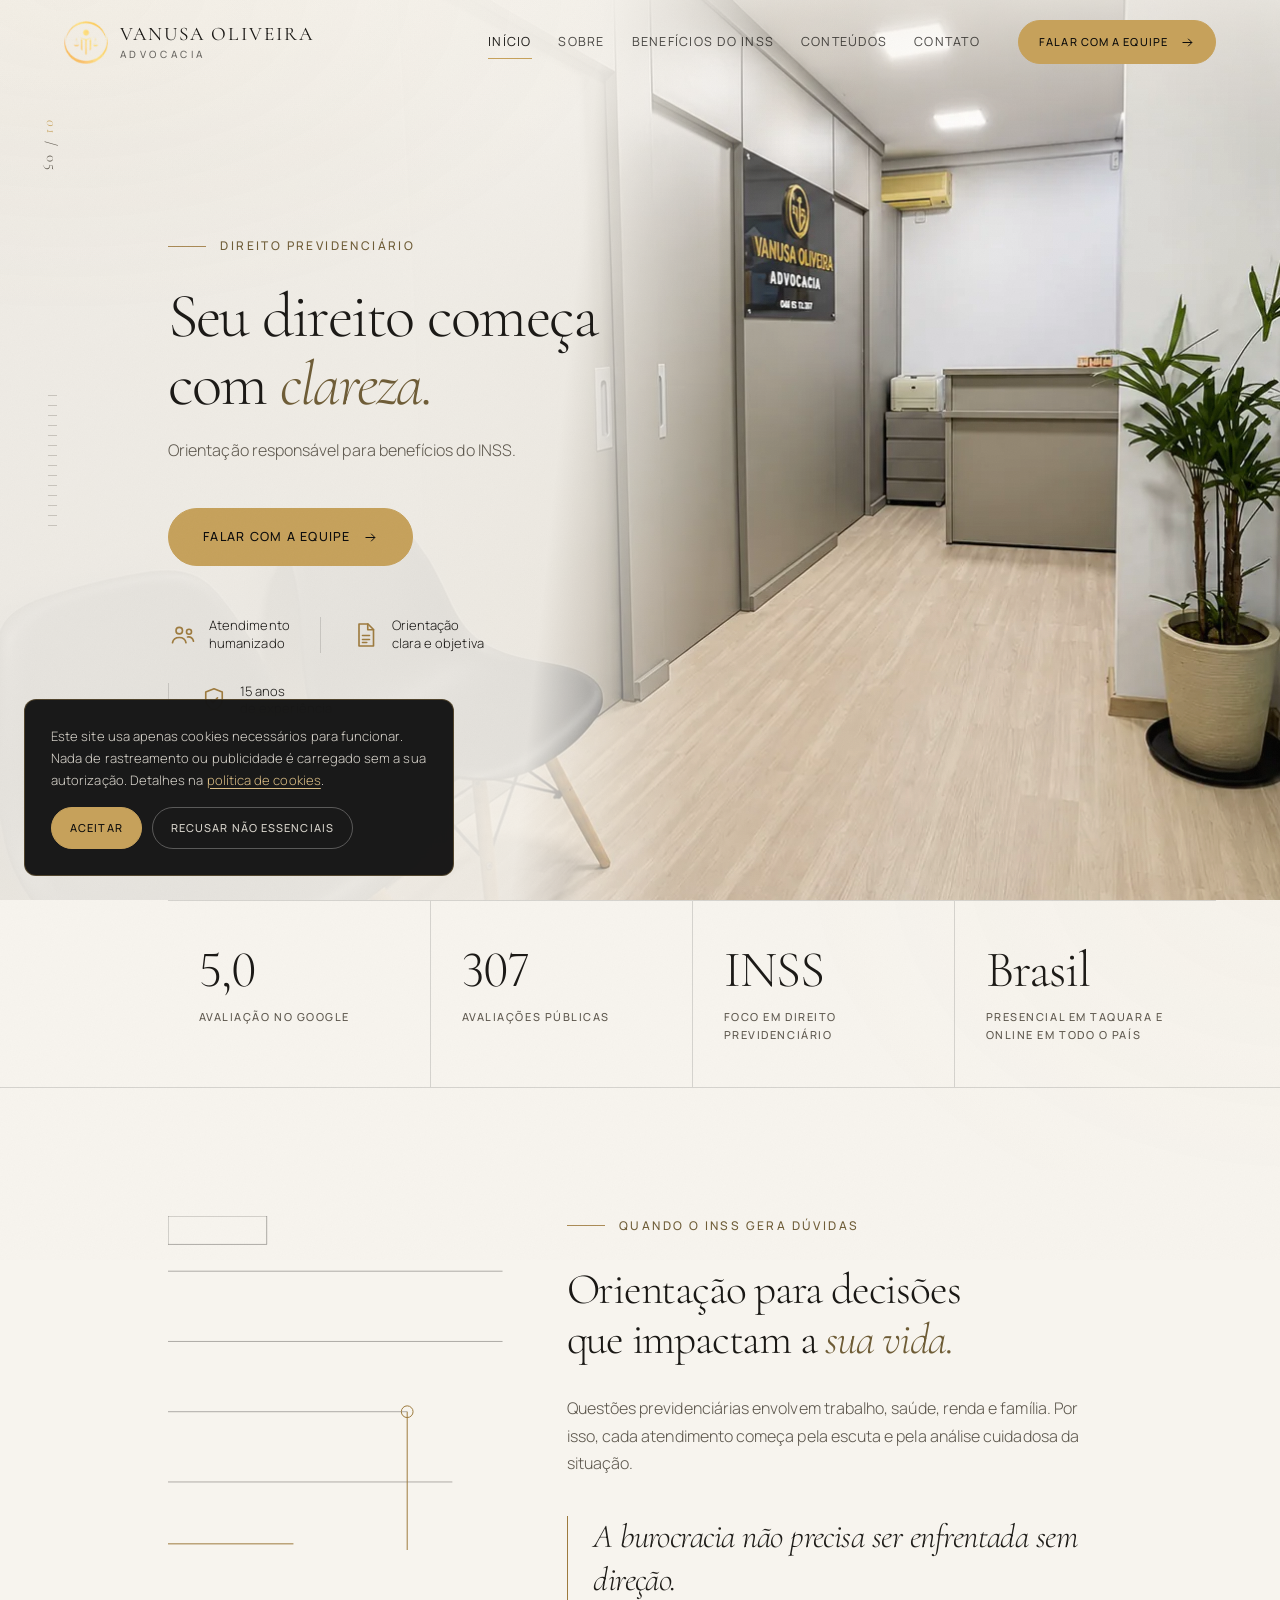
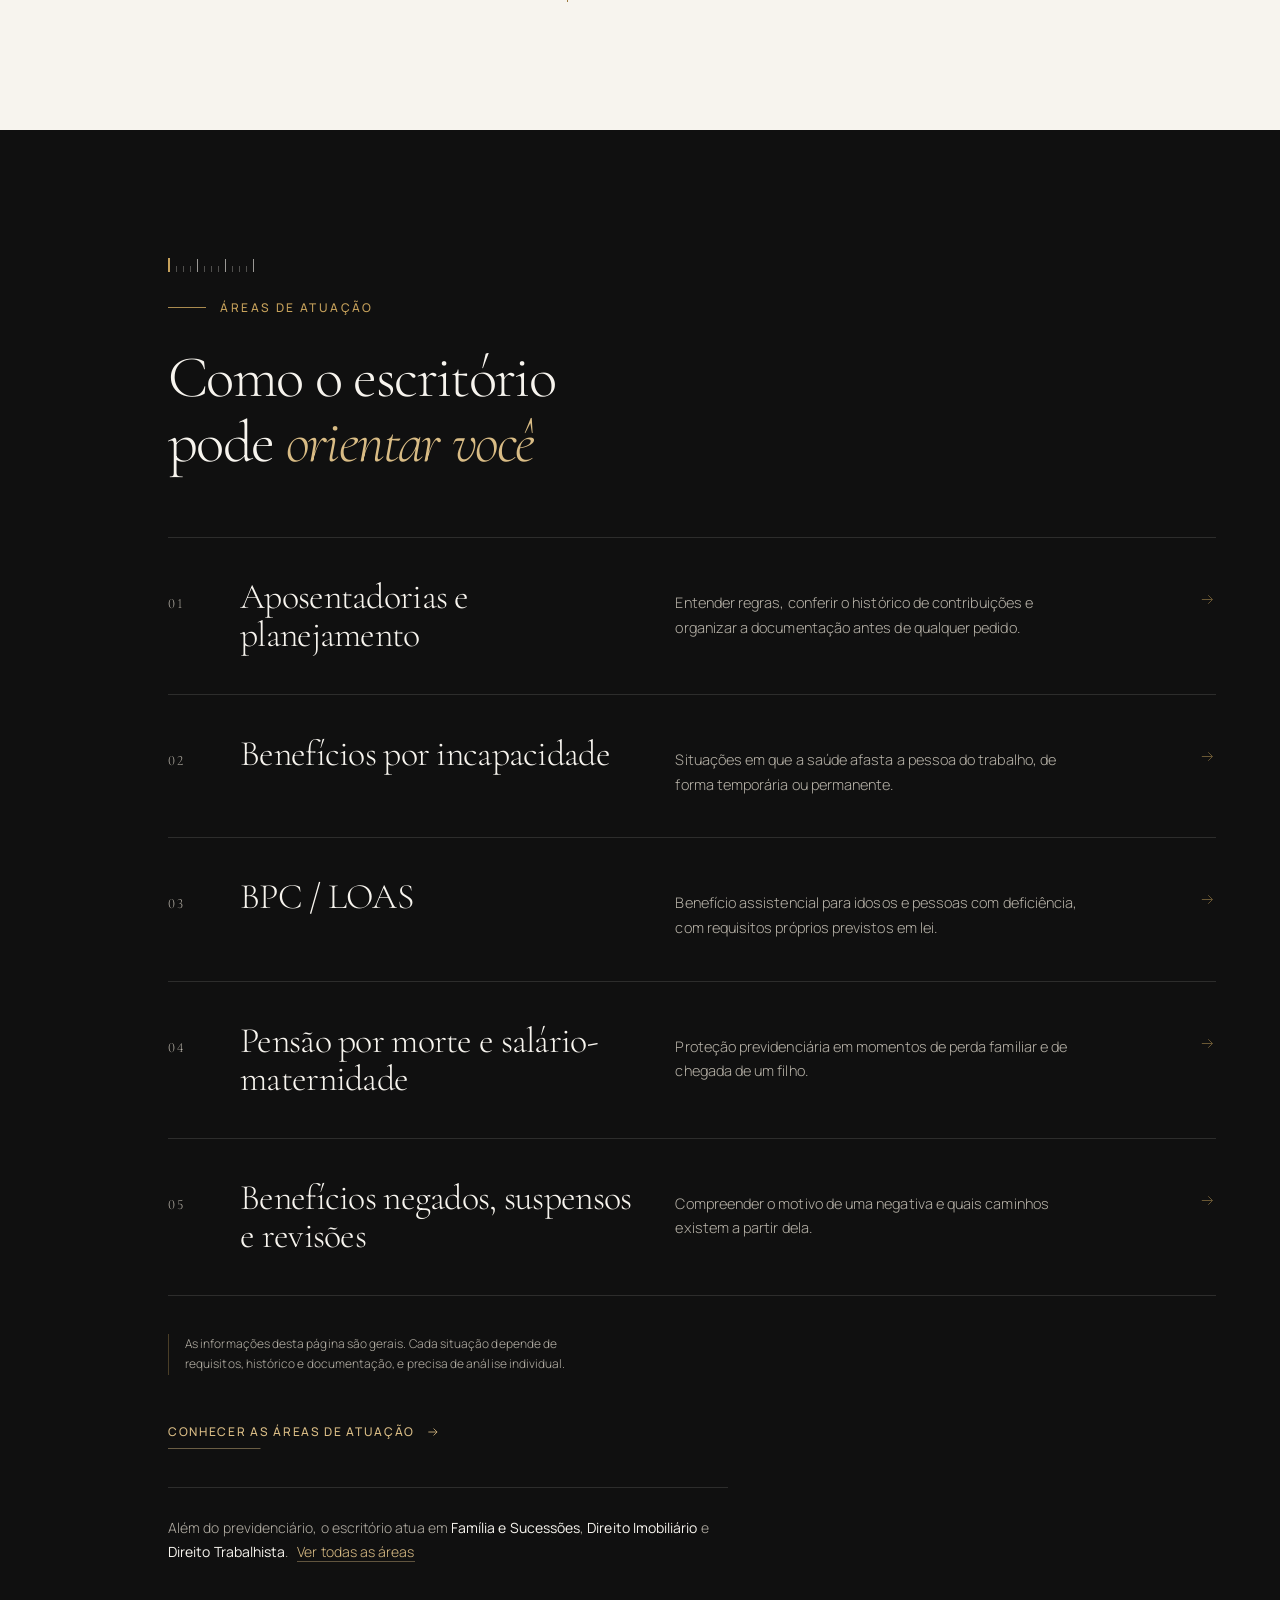
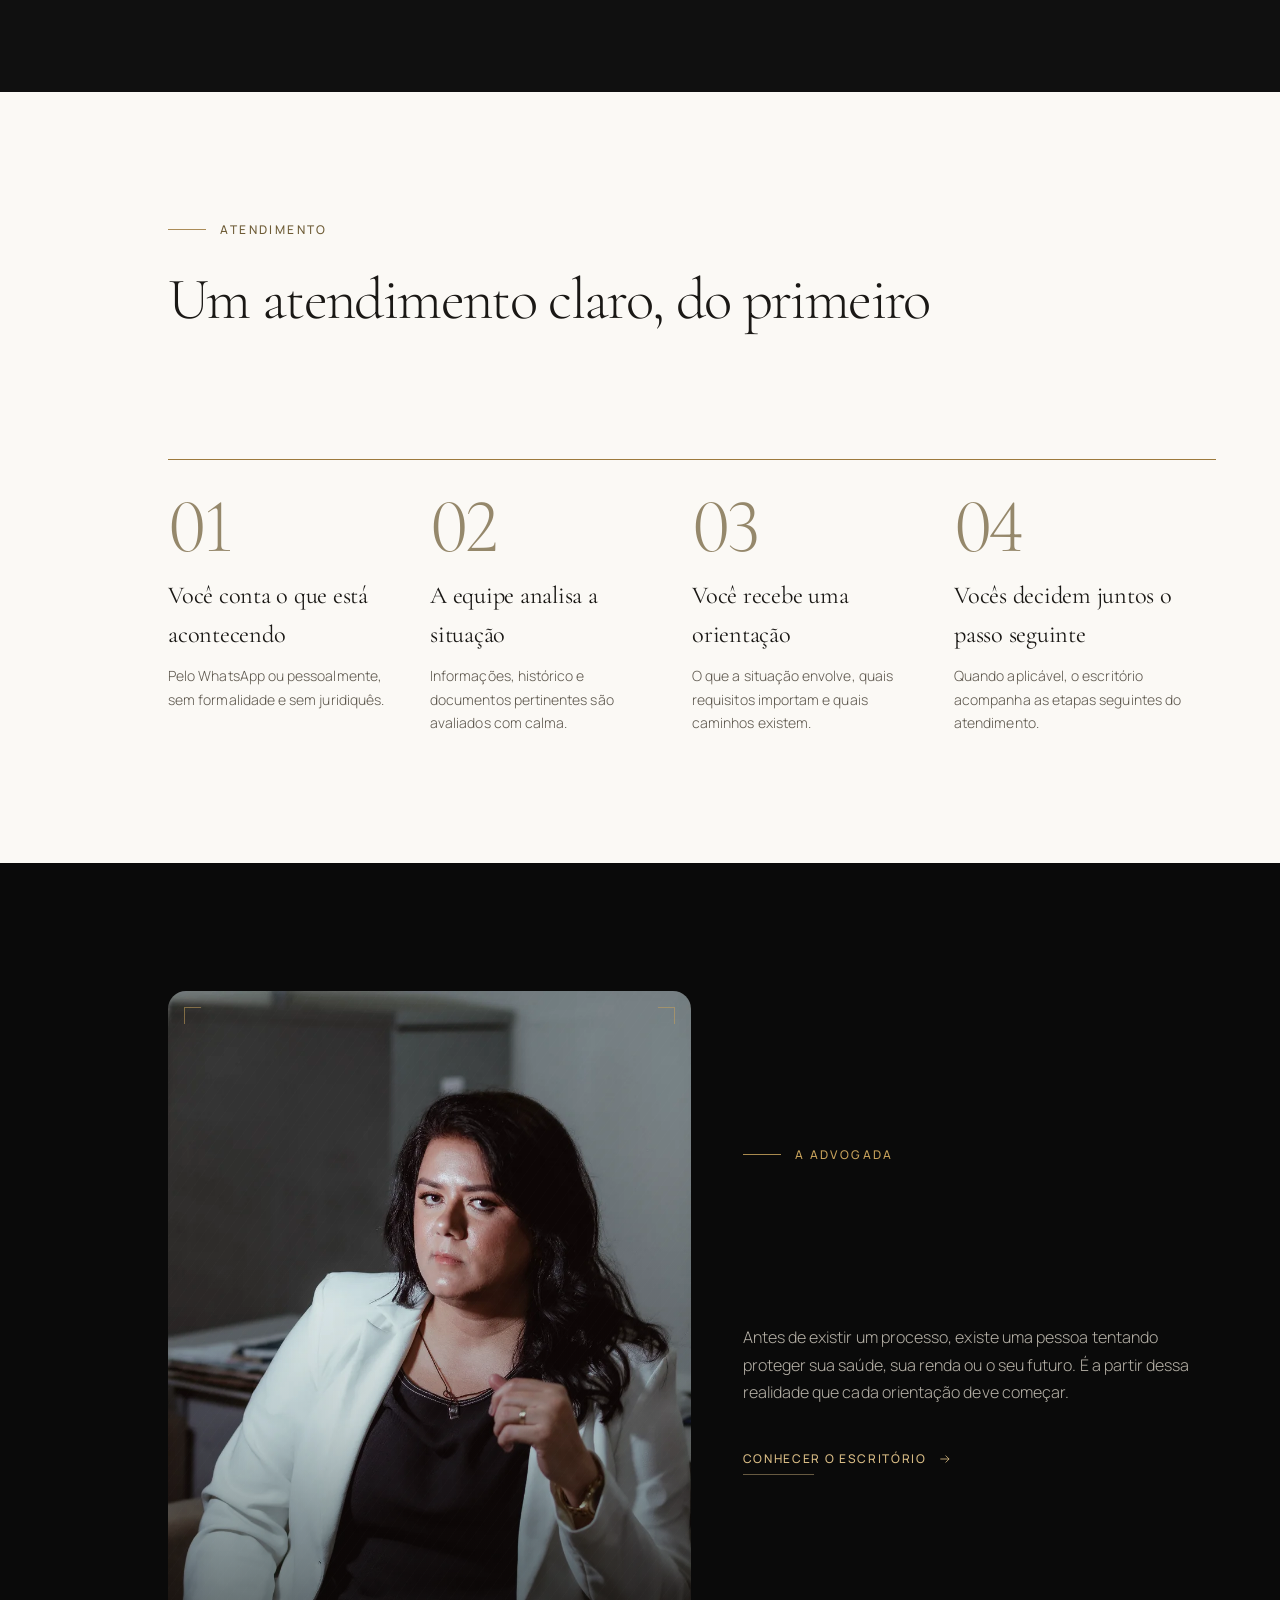
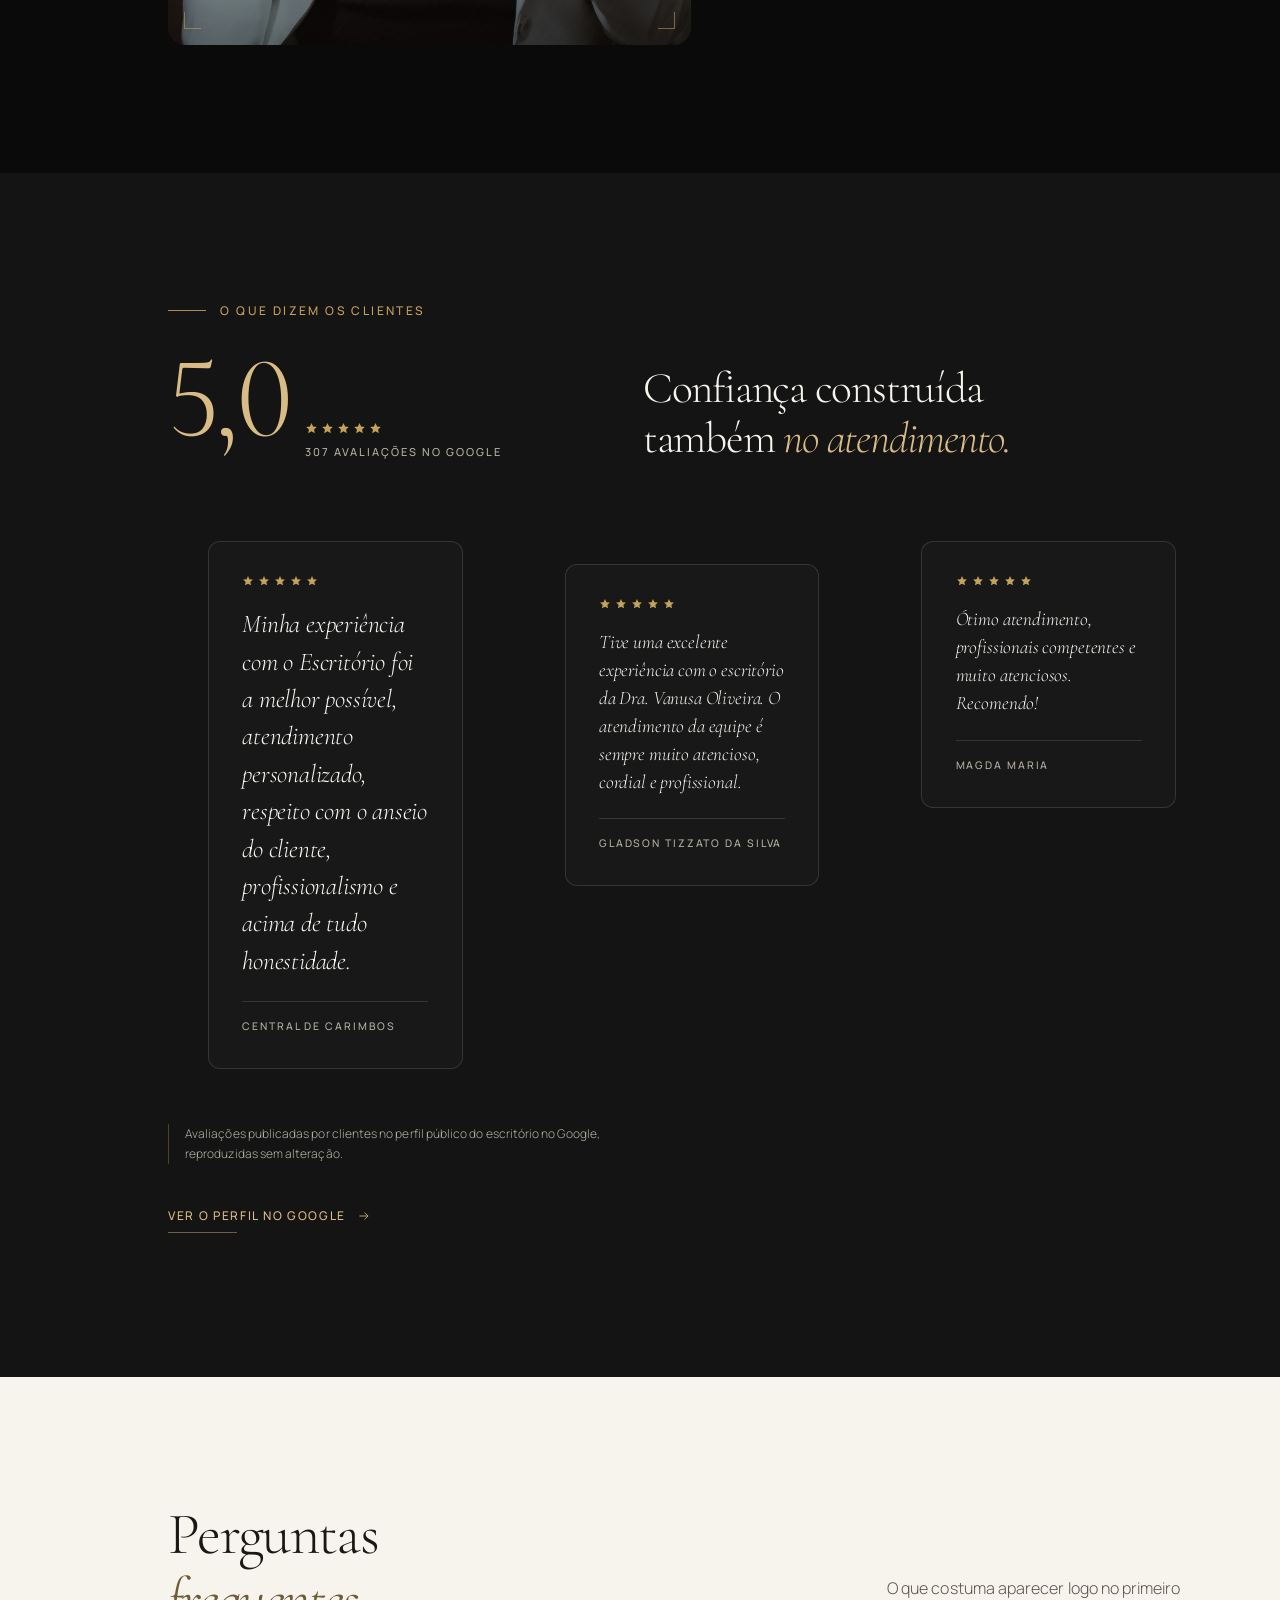
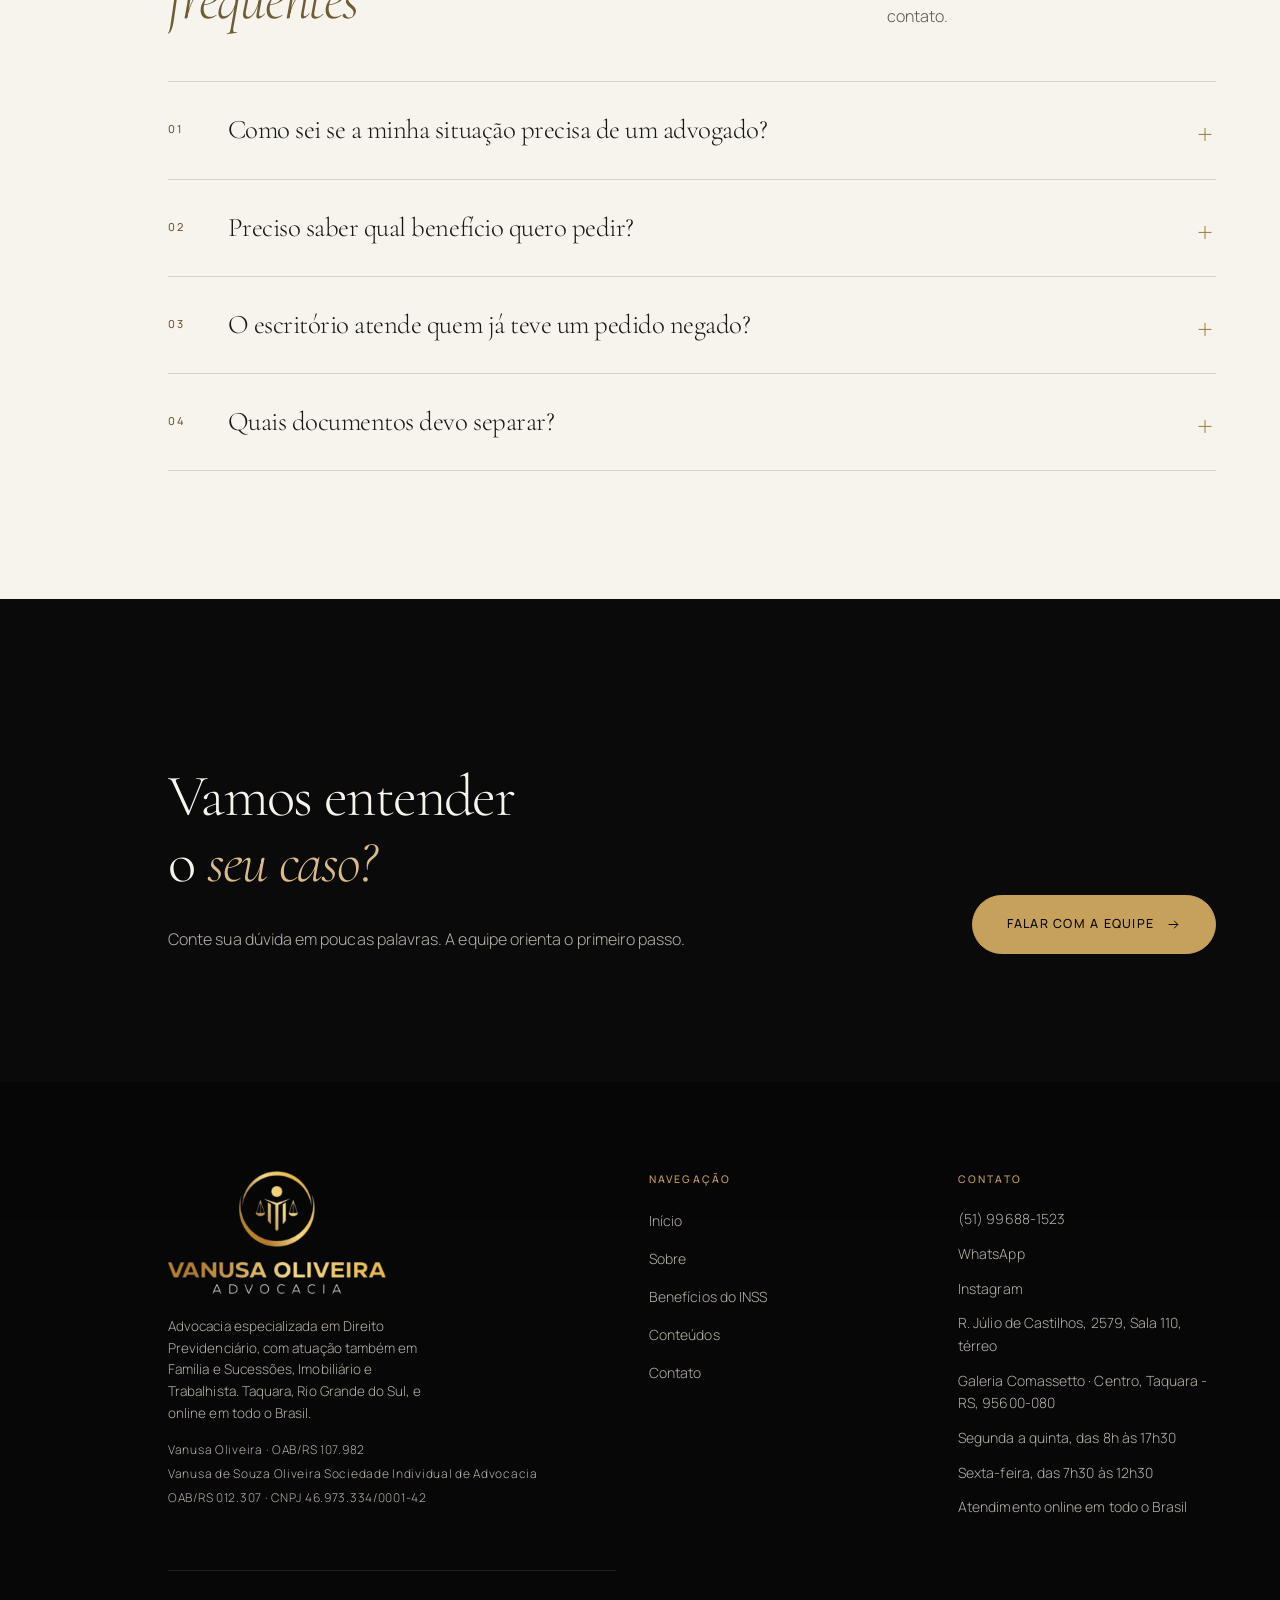
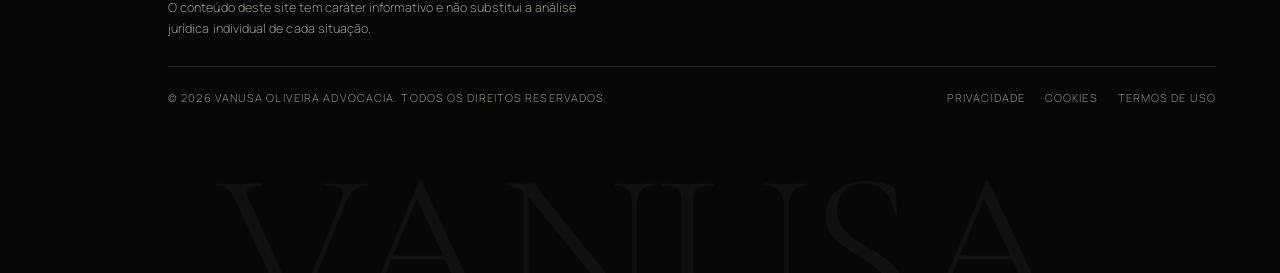
<file: site/index.html>
<!doctype html>
<html lang="pt-BR">
<head>
<meta charset="utf-8">
<meta name="viewport" content="width=device-width,initial-scale=1">
<title>Vanusa Oliveira Advocacia | Direito Previdenciário em Taquara, RS</title>
<meta name="description" content="Advocacia especializada em Direito Previdenciário em Taquara, RS. Orientação clara sobre aposentadoria, auxílio por incapacidade, BPC/LOAS, pensão por morte e pedidos negados pelo INSS.">
<link rel="canonical" href="https://vanusaoliveiraadvocacia.com.br/">
<meta name="author" content="Vanusa Oliveira Advocacia">
<meta name="theme-color" content="#0B0B0B">
<meta name="robots" content="index,follow">

<meta property="og:type" content="website">
<meta property="og:locale" content="pt_BR">
<meta property="og:site_name" content="Vanusa Oliveira Advocacia">
<meta property="og:title" content="Vanusa Oliveira Advocacia | Direito Previdenciário em Taquara, RS">
<meta property="og:description" content="Advocacia especializada em Direito Previdenciário em Taquara, RS. Orientação clara sobre aposentadoria, auxílio por incapacidade, BPC/LOAS, pensão por morte e pedidos negados pelo INSS.">
<meta property="og:url" content="https://vanusaoliveiraadvocacia.com.br/">
<meta property="og:image" content="https://vanusaoliveiraadvocacia.com.br/assets/img/og.png">
<meta property="og:image:width" content="1200">
<meta property="og:image:height" content="630">
<meta name="twitter:card" content="summary_large_image">

<link rel="icon" href="favicon.ico" sizes="48x48 32x32 16x16">
<link rel="apple-touch-icon" href="assets/img/icone-180.png">
<link rel="manifest" href="manifest.webmanifest">

<link rel="preload" href="assets/fonts/cormorant-garamond-300-400.woff2" as="font" type="font/woff2" crossorigin>
<link rel="preload" href="assets/fonts/manrope-300-500.woff2" as="font" type="font/woff2" crossorigin>
<link rel="stylesheet" href="assets/css/site.css">

<script type="application/ld+json">
{
  "@context": "https://schema.org",
  "@type": "LegalService",
  "@id": "https://vanusaoliveiraadvocacia.com.br/#escritorio",
  "name": "Vanusa Oliveira Advocacia",
  "legalName": "Vanusa de Souza Oliveira Sociedade Individual de Advocacia",
  "url": "https://vanusaoliveiraadvocacia.com.br/",
  "image": "https://vanusaoliveiraadvocacia.com.br/assets/img/fachada.webp",
  "logo": "https://vanusaoliveiraadvocacia.com.br/assets/img/logo.webp",
  "telephone": "+55-51-99688-1523",
  "priceRange": "$$",
  "areaServed": { "@type": "Country", "name": "Brasil" },
  "address": {
    "@type": "PostalAddress",
    "streetAddress": "R. Júlio de Castilhos, 2579, Sala 110, térreo, Galeria Comassetto",
    "addressLocality": "Taquara",
    "addressRegion": "RS",
    "postalCode": "95600-080",
    "addressCountry": "BR"
  },
  "founder": {
    "@type": "Person",
    "name": "Vanusa de Souza Oliveira",
    "jobTitle": "Advogada",
    "identifier": "OAB/RS 107.982"
  },
  "knowsAbout": [
    "Direito Previdenciário", "Aposentadoria", "Auxílio por incapacidade",
    "BPC/LOAS", "Pensão por morte", "Revisão de benefício do INSS"
  ],
  "knowsLanguage": "pt-BR"
}
</script>
</head>
<body data-hero="light" data-fundo="fachada" data-abertura="clara">
<script>document.body.dataset.hero='light';document.body.dataset.fundo='fachada';document.body.dataset.abertura='clara'</script>
<a class="skip" href="#main">Ir para o conteúdo</a>
<div class="fachada" aria-hidden="true"></div>

<div class="pt" id="pt" aria-hidden="true"></div>
<div class="prog" id="prog" aria-hidden="true"><i></i></div>
<div class="env" aria-hidden="true"><div class="env__grain"></div><div class="env__glow"></div></div>

<aside class="spine" aria-hidden="true">
  <span class="spine__idx"><b>01</b> / 05</span>
  <span class="spine__ticks" id="spineTicks"><i></i><i></i><i></i><i></i><i></i><i></i><i></i><i></i><i></i><i></i><i></i><i></i><i></i><i></i></span>
  <span class="spine__geo">Taquara / RS</span>
</aside>

<header class="hdr" id="hdr">
  <div class="hdr__in">
    <a class="brand" href="index.html" aria-label="Vanusa Oliveira Advocacia, ir para o início">
      <img class="brand__m" src="assets/img/emblema.webp" alt="" width="112" height="112" decoding="async">
      <span class="brand__t">
        <span class="brand__a">Vanusa Oliveira</span>
        <span class="brand__b">Advocacia</span>
      </span>
    </a>
    <nav class="nav" aria-label="Navegação principal">
      <ul>
        <li><a href="index.html" class="is-active" aria-current="page">Início</a></li>
        <li><a href="sobre.html">Sobre</a></li>
        <li><a href="beneficios-inss.html">Benefícios do INSS</a></li>
        <li><a href="conteudos.html">Conteúdos</a></li>
        <li><a href="contato.html">Contato</a></li>
      </ul>
    </nav>
    <div class="hdr__cta">
      <a class="btn btn--primary btn--sm" href="https://wa.me/5551996881523" target="_blank" rel="noopener">Falar com a equipe <svg viewBox="0 0 24 24" fill="none" stroke="currentColor" stroke-width="1.6" aria-hidden="true"><path d="M4 12h15M13 6l6 6-6 6"/></svg></a>
    </div>
    <button class="burger" id="burger" aria-expanded="false" aria-controls="mnav"><span class="vh">Abrir menu</span><i></i><i></i></button>
  </div>
</header>

<div class="mnav" id="mnav" aria-hidden="true">
  <ul>
    <li><a href="index.html" class="is-active"><span>01</span>Início</a></li>
    <li><a href="sobre.html"><span>02</span>Sobre</a></li>
    <li><a href="beneficios-inss.html"><span>03</span>Benefícios do INSS</a></li>
    <li><a href="conteudos.html"><span>04</span>Conteúdos</a></li>
    <li><a href="contato.html"><span>05</span>Contato</a></li>
  </ul>
  <div class="mnav__foot">
    <a class="btn btn--primary" href="https://wa.me/5551996881523" target="_blank" rel="noopener">Falar com a equipe <svg viewBox="0 0 24 24" fill="none" stroke="currentColor" stroke-width="1.6" aria-hidden="true"><path d="M4 12h15M13 6l6 6-6 6"/></svg></a>
    <span class="meta">R. Júlio de Castilhos, 2579 · Taquara / RS</span>
  </div>
</div>

<main id="main" tabindex="-1">

  <!-- ============ HERO CINEMATOGRÁFICO ============ -->
  <section class="shero" id="shero" aria-label="Apresentação">
    <div class="shero__stage">
      <div class="shero__sky" aria-hidden="true"></div>
      <div class="shero__photo" aria-hidden="true"></div>
      <svg class="shero__path" viewBox="0 0 1200 800" preserveAspectRatio="xMidYMid slice" aria-hidden="true">
        <path id="pathLine" d="M-40 790 C 230 778, 430 752, 648 694 S 986 462, 1250 70"/>
        <path id="pathGlow" d="M-40 790 C 230 778, 430 752, 648 694 S 986 462, 1250 70"/>
      </svg>
      <div class="wrap shero__in">
      <div class="band" data-band="0.0,0.235">
        <p class="eyebrow">Direito previdenciário</p>
        <p class="shero__h display display--md">
          <span class="ln"><span>Seu direito começa</span></span>
          <span class="ln"><span>com <span class="acc">clareza.</span></span></span>
        </p>
        <p class="shero__s">Orientação responsável para benefícios do INSS.</p>
      </div>
      <div class="band" data-band="0.25,0.49">
        
        <p class="shero__h display display--md">
          <span class="ln"><span>A burocracia não precisa</span></span>
          <span class="ln"><span>ser enfrentada</span></span>
          <span class="ln"><span><span class="acc">sem direção.</span></span></span>
        </p>
        <p class="shero__s">Cada história pede análise, escuta e um caminho próprio.</p>
      </div>
      <div class="band" data-band="0.515,0.755">
        
        <p class="shero__h display display--md">
          <span class="ln"><span>Informação transforma</span></span>
          <span class="ln"><span>incerteza em</span></span>
          <span class="ln"><span><span class="acc">próximos passos.</span></span></span>
        </p>
        <p class="shero__s">Atendimento humano, linguagem simples e acompanhamento próximo.</p>
      </div>
      <div class="band" data-band="0.775,1.0">
        
        <p class="shero__h display display--md">
          <span class="ln"><span>Vamos entender</span></span>
          <span class="ln"><span>o <span class="acc">seu caso?</span></span></span>
        </p>
        <p class="shero__s">Fale com a equipe da Dra. Vanusa Oliveira.</p>
        <div class="shero__cta"><a class="btn btn--primary btn--lg" href="https://wa.me/5551996881523" target="_blank" rel="noopener">Iniciar conversa no WhatsApp <svg viewBox="0 0 24 24" fill="none" stroke="currentColor" stroke-width="1.6" aria-hidden="true"><path d="M4 12h15M13 6l6 6-6 6"/></svg></a></div>
      </div>
      </div>
      <div class="shero__cue" aria-hidden="true"><span></span></div>
    </div>
  </section>

  <!-- Alternativa estática, para celular, dados economizados e movimento reduzido -->
  <section class="hero hero--light hero--borda on-light shero__still" aria-label="Apresentação">
    <div class="hero__fundo" aria-hidden="true">
      <img src="assets/img/recepcao.webp"
           srcset="assets/img/recepcao-760.webp 760w, assets/img/recepcao.webp 1285w"
           sizes="100vw" alt="" width="1285" height="919"
           fetchpriority="high" decoding="async">
    </div>
    <span class="hero__wm" aria-hidden="true" data-wm="VO"></span>
    <div class="wrap">
      <div class="hero__grid">
        <div class="hero__copy">
          <p class="eyebrow">Direito previdenciário</p>
          <h1 class="display">
            <span class="ln"><span>Seu direito começa</span></span>
            <span class="ln"><span>com <span class="acc">clareza.</span></span></span>
          </h1>
          <p class="lede rv">Orientação responsável para benefícios do INSS.</p>
          <div class="hero__cta stag" data-step="0.1">
            <a class="btn btn--primary btn--lg" href="https://wa.me/5551996881523" target="_blank" rel="noopener">Falar com a equipe <svg viewBox="0 0 24 24" fill="none" stroke="currentColor" stroke-width="1.6" aria-hidden="true"><path d="M4 12h15M13 6l6 6-6 6"/></svg></a>
          </div>
          <ul class="hsel rv">
          <li>
            <svg viewBox="0 0 24 24" fill="none" stroke="currentColor" stroke-width="1.3"
                 stroke-linecap="round" stroke-linejoin="round" aria-hidden="true"><circle cx="9" cy="8.5" r="2.6"/><path d="M3.6 18.2c.5-2.6 2.6-4.2 5.4-4.2s4.9 1.6 5.4 4.2"/><circle cx="16.8" cy="9.4" r="2"/><path d="M15.6 13.6c2.4-.5 4.4 1 4.8 3.4"/></svg>
            <span>Atendimento<br>humanizado</span>
          </li>
          <li>
            <svg viewBox="0 0 24 24" fill="none" stroke="currentColor" stroke-width="1.3"
                 stroke-linecap="round" stroke-linejoin="round" aria-hidden="true"><path d="M6.4 3.2h7.2L18 7.6v13.2H6.4z"/><path d="M13.4 3.2v4.6H18"/><path d="M9.2 12.4h5.6M9.2 15.6h5.6M9.2 18h3.4"/></svg>
            <span>Orientação<br>clara e objetiva</span>
          </li>
          <li>
            <svg viewBox="0 0 24 24" fill="none" stroke="currentColor" stroke-width="1.3"
                 stroke-linecap="round" stroke-linejoin="round" aria-hidden="true"><path d="M12 3l6.6 2.6v5.6c0 4-2.7 7.5-6.6 8.8-3.9-1.3-6.6-4.8-6.6-8.8V5.6z"/><path d="M9.2 12.1l2 2.1 3.6-4"/></svg>
            <span>15 anos<br>de experiência</span>
          </li>
        </ul>
        </div>
        
      </div>
    </div>
  </section>

  <!-- ============ BARRA DE CONFIANÇA ============ -->
  <section class="auth" aria-label="Informações do escritório">
    <div class="wrap">
      <div class="auth__grid stag" data-step="0.09">
        <div class="auth__i"><span class="auth__v num">5,0</span><span class="auth__l">Avaliação no Google</span></div>
        <div class="auth__i"><span class="auth__v num">307</span><span class="auth__l">Avaliações públicas</span></div>
        <div class="auth__i"><span class="auth__v num">INSS</span><span class="auth__l">Foco em direito previdenciário</span></div>
        <div class="auth__i"><span class="auth__v num">Brasil</span><span class="auth__l">Presencial em Taquara e online em todo o país</span></div>
      </div>
    </div>
  </section>

  <!-- ============ BLOCO EDITORIAL ============ -->
  <section class="sec on-light">
    <div class="wrap">
      <div class="mani">
        <div class="mani__art rv" aria-hidden="true">
          <svg class="draw" viewBox="0 0 400 400">
            <line x1="0" y1="66" x2="400" y2="66"/>
            <line x1="0" y1="150" x2="400" y2="150"/>
            <line x1="0" y1="234" x2="286" y2="234"/>
            <line x1="0" y1="318" x2="340" y2="318"/>
            <line class="g" x1="0" y1="392" x2="150" y2="392"/>
            <rect x="0" y="0" width="118" height="34"/>
            <line class="g" x1="286" y1="234" x2="286" y2="400"/>
            <circle class="g" cx="286" cy="234" r="7"/>
          </svg>
        </div>
        <div class="mani__body">
          <p class="eyebrow">Quando o INSS gera dúvidas</p>
          <h2 class="display display--sm">
            <span class="ln"><span>Orientação para decisões</span></span>
            <span class="ln"><span>que impactam a <span class="acc">sua vida.</span></span></span>
          </h2>
          <p class="lede rv">Questões previdenciárias envolvem trabalho, saúde, renda e família. Por isso,
             cada atendimento começa pela escuta e pela análise cuidadosa da situação.</p>
          <p class="mani__q rv">A burocracia não precisa ser enfrentada sem direção.</p>
        </div>
      </div>
    </div>
  </section>

  <!-- ============ FRENTES PREVIDENCIÁRIAS ============ -->
  <section class="sec on-dark">
    <div class="wrap">
      <span class="ticks rv" aria-hidden="true"><i></i><i></i><i></i><i></i><i></i><i></i><i></i><i></i><i></i><i></i><i></i><i></i><i></i></span>
      <p class="eyebrow">Áreas de atuação</p>
      <h2 class="display display--md">
        <span class="ln"><span>Como o escritório</span></span>
        <span class="ln"><span>pode <span class="acc">orientar você</span></span></span>
      </h2>

      <div class="rows">
        <a class="row" href="beneficios-inss.html#aposentadorias">
          <span class="row__n num">01</span>
          <span class="row__b">
            <span class="row__t">Aposentadorias e planejamento</span>
            <span class="row__d">Entender regras, conferir o histórico de contribuições e organizar a
               documentação antes de qualquer pedido.</span>
          </span>
          <span class="row__a" aria-hidden="true"><svg viewBox="0 0 24 24" fill="none" stroke="currentColor" stroke-width="1.4" aria-hidden="true"><path d="M4 12h15M13 6l6 6-6 6"/></svg></span>
        </a>
        <a class="row" href="beneficios-inss.html#incapacidade">
          <span class="row__n num">02</span>
          <span class="row__b">
            <span class="row__t">Benefícios por incapacidade</span>
            <span class="row__d">Situações em que a saúde afasta a pessoa do trabalho, de forma temporária
               ou permanente.</span>
          </span>
          <span class="row__a" aria-hidden="true"><svg viewBox="0 0 24 24" fill="none" stroke="currentColor" stroke-width="1.4" aria-hidden="true"><path d="M4 12h15M13 6l6 6-6 6"/></svg></span>
        </a>
        <a class="row" href="beneficios-inss.html#bpc">
          <span class="row__n num">03</span>
          <span class="row__b">
            <span class="row__t">BPC / LOAS</span>
            <span class="row__d">Benefício assistencial para idosos e pessoas com deficiência, com
               requisitos próprios previstos em lei.</span>
          </span>
          <span class="row__a" aria-hidden="true"><svg viewBox="0 0 24 24" fill="none" stroke="currentColor" stroke-width="1.4" aria-hidden="true"><path d="M4 12h15M13 6l6 6-6 6"/></svg></span>
        </a>
        <a class="row" href="beneficios-inss.html#familia">
          <span class="row__n num">04</span>
          <span class="row__b">
            <span class="row__t">Pensão por morte e salário-maternidade</span>
            <span class="row__d">Proteção previdenciária em momentos de perda familiar e de chegada de
               um filho.</span>
          </span>
          <span class="row__a" aria-hidden="true"><svg viewBox="0 0 24 24" fill="none" stroke="currentColor" stroke-width="1.4" aria-hidden="true"><path d="M4 12h15M13 6l6 6-6 6"/></svg></span>
        </a>
        <a class="row" href="beneficios-inss.html#revisoes">
          <span class="row__n num">05</span>
          <span class="row__b">
            <span class="row__t">Benefícios negados, suspensos e revisões</span>
            <span class="row__d">Compreender o motivo de uma negativa e quais caminhos existem a partir dela.</span>
          </span>
          <span class="row__a" aria-hidden="true"><svg viewBox="0 0 24 24" fill="none" stroke="currentColor" stroke-width="1.4" aria-hidden="true"><path d="M4 12h15M13 6l6 6-6 6"/></svg></span>
        </a>
      </div>

      <p class="disc rv">As informações desta página são gerais. Cada situação depende de requisitos,
         histórico e documentação, e precisa de análise individual.</p>

      <p class="rv" style="margin-top:clamp(30px,3.4vw,44px)">
        <a class="tlink" href="beneficios-inss.html">Conhecer as áreas de atuação <svg viewBox="0 0 24 24" fill="none" stroke="currentColor" stroke-width="1.4" aria-hidden="true"><path d="M4 12h15M13 6l6 6-6 6"/></svg></a>
      </p>

      <p class="alsoline rv">Além do previdenciário, o escritório atua em
         <b>Família e Sucessões</b>, <b>Direito Imobiliário</b> e <b>Direito Trabalhista</b>.
         <a href="sobre.html">Ver todas as áreas</a></p>
    </div>
  </section>

  <!-- ============ ATENDIMENTO ============ -->
  <section class="sec on-paper">
    <div class="wrap">
      <p class="eyebrow">Atendimento</p>
      <h2 class="display display--md">
        <span class="ln"><span>Um atendimento claro, do primeiro</span></span>
        <span class="ln"><span>contato aos <span class="acc">próximos passos</span></span></span>
      </h2>

      <div class="steps">
        <div class="step">
          <span class="step__n num">01</span>
          <h3 class="step__t">Você conta o que está acontecendo</h3>
          <p class="step__d">Pelo WhatsApp ou pessoalmente, sem formalidade e sem juridiquês.</p>
        </div>
        <div class="step">
          <span class="step__n num">02</span>
          <h3 class="step__t">A equipe analisa a situação</h3>
          <p class="step__d">Informações, histórico e documentos pertinentes são avaliados com calma.</p>
        </div>
        <div class="step">
          <span class="step__n num">03</span>
          <h3 class="step__t">Você recebe uma orientação</h3>
          <p class="step__d">O que a situação envolve, quais requisitos importam e quais caminhos existem.</p>
        </div>
        <div class="step">
          <span class="step__n num">04</span>
          <h3 class="step__t">Vocês decidem juntos o passo seguinte</h3>
          <p class="step__d">Quando aplicável, o escritório acompanha as etapas seguintes do atendimento.</p>
        </div>
      </div>
    </div>
  </section>

  <!-- ============ A ADVOGADA ============ -->
  <section class="sec on-obsidian">
    <div class="wrap">
      <div class="loc">
        <figure class="plate plate--photo rv" style="aspect-ratio:4/5"><img src="assets/img/vanusa-escritorio.webp" alt="Dra. Vanusa Oliveira em seu escritório em Taquara" width="900" height="1125" srcset="assets/img/vanusa-escritorio-480.webp 480w, assets/img/vanusa-escritorio.webp 900w" sizes="(min-width:900px) 46vw, 92vw" loading="lazy" decoding="async"><span class="plate__marks" aria-hidden="true"><i></i><i></i><i></i><i></i></span></figure>
        <div>
          <p class="eyebrow">A advogada</p>
          <h2 class="display display--sm">
            <span class="ln"><span>Conhecimento jurídico</span></span>
            <span class="ln"><span>com <span class="acc">escuta de verdade.</span></span></span>
          </h2>
          <p class="lede rv">Antes de existir um processo, existe uma pessoa tentando proteger sua saúde,
             sua renda ou o seu futuro. É a partir dessa realidade que cada orientação deve começar.</p>
          <p class="rv" style="margin-top:clamp(26px,3vw,38px)">
            <a class="tlink" href="sobre.html">Conhecer o escritório <svg viewBox="0 0 24 24" fill="none" stroke="currentColor" stroke-width="1.4" aria-hidden="true"><path d="M4 12h15M13 6l6 6-6 6"/></svg></a>
          </p>
        </div>
      </div>
    </div>
  </section>

  <!-- ============ PROVA SOCIAL ============ -->
  <section class="sec" style="background:#141414">
    <div class="wrap">
      <div class="revhead">
        <div>
          <p class="eyebrow">O que dizem os clientes</p>
          <div class="score rv">
            <span class="score__n num">5,0</span>
            <span class="score__d">
              <span class="stars" aria-hidden="true"><svg viewBox="0 0 24 24"><path d="M12 2l2.9 6.3 6.9.8-5.1 4.7 1.4 6.8L12 17.3 5.9 20.6l1.4-6.8L2.2 9.1l6.9-.8z"/></svg><svg viewBox="0 0 24 24"><path d="M12 2l2.9 6.3 6.9.8-5.1 4.7 1.4 6.8L12 17.3 5.9 20.6l1.4-6.8L2.2 9.1l6.9-.8z"/></svg><svg viewBox="0 0 24 24"><path d="M12 2l2.9 6.3 6.9.8-5.1 4.7 1.4 6.8L12 17.3 5.9 20.6l1.4-6.8L2.2 9.1l6.9-.8z"/></svg><svg viewBox="0 0 24 24"><path d="M12 2l2.9 6.3 6.9.8-5.1 4.7 1.4 6.8L12 17.3 5.9 20.6l1.4-6.8L2.2 9.1l6.9-.8z"/></svg><svg viewBox="0 0 24 24"><path d="M12 2l2.9 6.3 6.9.8-5.1 4.7 1.4 6.8L12 17.3 5.9 20.6l1.4-6.8L2.2 9.1l6.9-.8z"/></svg></span>
              <span class="meta">307 avaliações no Google</span>
            </span>
          </div>
        </div>
        <h2 class="display display--sm">
          <span class="ln"><span>Confiança construída</span></span>
          <span class="ln"><span>também <span class="acc">no atendimento.</span></span></span>
        </h2>
      </div>

      <div class="quotes stag" data-step="0.1">
        <blockquote class="quote quote--lead">
          <span class="quote__m" aria-hidden="true"><svg viewBox="0 0 24 24"><path d="M12 2l2.9 6.3 6.9.8-5.1 4.7 1.4 6.8L12 17.3 5.9 20.6l1.4-6.8L2.2 9.1l6.9-.8z"/></svg><svg viewBox="0 0 24 24"><path d="M12 2l2.9 6.3 6.9.8-5.1 4.7 1.4 6.8L12 17.3 5.9 20.6l1.4-6.8L2.2 9.1l6.9-.8z"/></svg><svg viewBox="0 0 24 24"><path d="M12 2l2.9 6.3 6.9.8-5.1 4.7 1.4 6.8L12 17.3 5.9 20.6l1.4-6.8L2.2 9.1l6.9-.8z"/></svg><svg viewBox="0 0 24 24"><path d="M12 2l2.9 6.3 6.9.8-5.1 4.7 1.4 6.8L12 17.3 5.9 20.6l1.4-6.8L2.2 9.1l6.9-.8z"/></svg><svg viewBox="0 0 24 24"><path d="M12 2l2.9 6.3 6.9.8-5.1 4.7 1.4 6.8L12 17.3 5.9 20.6l1.4-6.8L2.2 9.1l6.9-.8z"/></svg></span>
          <p class="quote__t">Minha experiência com o Escritório foi a melhor possível, atendimento
             personalizado, respeito com o anseio do cliente, profissionalismo e acima de tudo honestidade.</p>
          <footer class="quote__a">Central de Carimbos</footer>
        </blockquote>
        <blockquote class="quote quote--off">
          <span class="quote__m" aria-hidden="true"><svg viewBox="0 0 24 24"><path d="M12 2l2.9 6.3 6.9.8-5.1 4.7 1.4 6.8L12 17.3 5.9 20.6l1.4-6.8L2.2 9.1l6.9-.8z"/></svg><svg viewBox="0 0 24 24"><path d="M12 2l2.9 6.3 6.9.8-5.1 4.7 1.4 6.8L12 17.3 5.9 20.6l1.4-6.8L2.2 9.1l6.9-.8z"/></svg><svg viewBox="0 0 24 24"><path d="M12 2l2.9 6.3 6.9.8-5.1 4.7 1.4 6.8L12 17.3 5.9 20.6l1.4-6.8L2.2 9.1l6.9-.8z"/></svg><svg viewBox="0 0 24 24"><path d="M12 2l2.9 6.3 6.9.8-5.1 4.7 1.4 6.8L12 17.3 5.9 20.6l1.4-6.8L2.2 9.1l6.9-.8z"/></svg><svg viewBox="0 0 24 24"><path d="M12 2l2.9 6.3 6.9.8-5.1 4.7 1.4 6.8L12 17.3 5.9 20.6l1.4-6.8L2.2 9.1l6.9-.8z"/></svg></span>
          <p class="quote__t">Tive uma excelente experiência com o escritório da Dra. Vanusa Oliveira.
             O atendimento da equipe é sempre muito atencioso, cordial e profissional.</p>
          <footer class="quote__a">Gladson Tizzato da Silva</footer>
        </blockquote>
        <blockquote class="quote">
          <span class="quote__m" aria-hidden="true"><svg viewBox="0 0 24 24"><path d="M12 2l2.9 6.3 6.9.8-5.1 4.7 1.4 6.8L12 17.3 5.9 20.6l1.4-6.8L2.2 9.1l6.9-.8z"/></svg><svg viewBox="0 0 24 24"><path d="M12 2l2.9 6.3 6.9.8-5.1 4.7 1.4 6.8L12 17.3 5.9 20.6l1.4-6.8L2.2 9.1l6.9-.8z"/></svg><svg viewBox="0 0 24 24"><path d="M12 2l2.9 6.3 6.9.8-5.1 4.7 1.4 6.8L12 17.3 5.9 20.6l1.4-6.8L2.2 9.1l6.9-.8z"/></svg><svg viewBox="0 0 24 24"><path d="M12 2l2.9 6.3 6.9.8-5.1 4.7 1.4 6.8L12 17.3 5.9 20.6l1.4-6.8L2.2 9.1l6.9-.8z"/></svg><svg viewBox="0 0 24 24"><path d="M12 2l2.9 6.3 6.9.8-5.1 4.7 1.4 6.8L12 17.3 5.9 20.6l1.4-6.8L2.2 9.1l6.9-.8z"/></svg></span>
          <p class="quote__t">Ótimo atendimento, profissionais competentes e muito atenciosos. Recomendo!</p>
          <footer class="quote__a">Magda Maria</footer>
        </blockquote>
      </div>

      <p class="disc rv">Avaliações publicadas por clientes no perfil público do escritório no Google,
         reproduzidas sem alteração.</p>

      <p class="rv" style="margin-top:clamp(26px,3vw,38px)">
        <a class="tlink" href="https://www.google.com/maps/search/?api=1&amp;query=R.%20J%C3%BAlio%20de%20Castilhos%2C%202579%20-%20Centro%2C%20Taquara%20-%20RS%2C%2095600-080" target="_blank" rel="noopener">Ver o perfil no Google <svg viewBox="0 0 24 24" fill="none" stroke="currentColor" stroke-width="1.4" aria-hidden="true"><path d="M4 12h15M13 6l6 6-6 6"/></svg></a>
      </p>
    </div>
  </section>

  <!-- ============ PERGUNTAS FREQUENTES ============ -->
  <section class="sec on-light">
    <div class="wrap">
      <div class="phero__grid" style="align-items:end">
        <h2 class="display display--md">
          <span class="ln"><span>Perguntas</span></span>
          <span class="ln"><span class="acc">frequentes</span></span>
        </h2>
        <p class="lede rv" style="margin-top:0">O que costuma aparecer logo no primeiro contato.</p>
      </div>

      <div class="faq">
        <div class="faq__i">
          <button class="faq__q" id="fq1" aria-expanded="false" aria-controls="fa1">
            <i>01</i><b>Como sei se a minha situação precisa de um advogado?</b><em aria-hidden="true"></em>
          </button>
          <div class="faq__a" id="fa1" role="region" aria-labelledby="fq1">
            <p>Nem toda dúvida vira um processo. O primeiro contato serve para entender o que está
               acontecendo e apontar o que faz sentido verificar antes de qualquer decisão.</p>
          </div>
        </div>
        <div class="faq__i">
          <button class="faq__q" id="fq2" aria-expanded="false" aria-controls="fa2">
            <i>02</i><b>Preciso saber qual benefício quero pedir?</b><em aria-hidden="true"></em>
          </button>
          <div class="faq__a" id="fa2" role="region" aria-labelledby="fq2">
            <p>Não. Muitas pessoas chegam apenas com a dúvida. Descrever a situação em poucas palavras
               já permite orientar o primeiro passo.</p>
          </div>
        </div>
        <div class="faq__i">
          <button class="faq__q" id="fq3" aria-expanded="false" aria-controls="fa3">
            <i>03</i><b>O escritório atende quem já teve um pedido negado?</b><em aria-hidden="true"></em>
          </button>
          <div class="faq__a" id="fa3" role="region" aria-labelledby="fq3">
            <p>Sim. Uma negativa tem sempre um motivo registrado, e entender esse motivo é o ponto de
               partida para saber quais caminhos existem.</p>
          </div>
        </div>
        <div class="faq__i">
          <button class="faq__q" id="fq4" aria-expanded="false" aria-controls="fa4">
            <i>04</i><b>Quais documentos devo separar?</b><em aria-hidden="true"></em>
          </button>
          <div class="faq__a" id="fa4" role="region" aria-labelledby="fq4">
            <p>Depende do caso. Documento de identidade, comprovantes de trabalho e o extrato do INSS
               costumam ajudar, e a equipe orienta o restante conforme a situação.</p>
          </div>
        </div>
      </div>
    </div>
  </section>

  <!-- ============ CTA FINAL ============ -->
  <section class="sec fcta">
    <div class="wrap">
      <div class="fcta__in">
        <div>
          <span class="ticks rv" aria-hidden="true"><i></i><i></i><i></i><i></i><i></i><i></i><i></i><i></i><i></i></span>
          <h2 class="display display--md lim">
            <span class="ln"><span>Vamos entender</span></span>
            <span class="ln"><span>o <span class="acc">seu caso?</span></span></span>
          </h2>
          <p class="lede rv">Conte sua dúvida em poucas palavras. A equipe orienta o primeiro passo.</p>
        </div>
        <div class="rv">
          <a class="btn btn--primary btn--lg" href="https://wa.me/5551996881523" target="_blank" rel="noopener">Falar com a equipe <svg viewBox="0 0 24 24" fill="none" stroke="currentColor" stroke-width="1.6" aria-hidden="true"><path d="M4 12h15M13 6l6 6-6 6"/></svg></a>
        </div>
      </div>
    </div>
  </section>

</main>

<a class="wafloat" id="wafloat" href="https://wa.me/5551996881523" target="_blank" rel="noopener"><svg viewBox="0 0 24 24" aria-hidden="true"><path d="M12.04 2A9.9 9.9 0 0 0 2.15 11.9c0 1.75.46 3.45 1.32 4.95L2 22l5.3-1.39a9.9 9.9 0 0 0 4.74 1.2h.01A9.9 9.9 0 0 0 12.04 2Zm0 18.14h-.01a8.2 8.2 0 0 1-4.19-1.15l-.3-.18-3.12.82.83-3.05-.2-.31a8.2 8.2 0 1 1 6.99 3.87Zm4.5-6.14c-.25-.12-1.46-.72-1.69-.8-.22-.09-.39-.13-.55.12-.16.25-.63.8-.78.96-.14.16-.29.19-.53.06a6.7 6.7 0 0 1-3.31-2.9c-.25-.43.25-.4.71-1.32.08-.16.04-.3-.02-.42-.06-.12-.55-1.33-.76-1.82-.2-.48-.4-.41-.55-.42h-.47a.9.9 0 0 0-.65.3c-.22.25-.85.83-.85 2.02s.87 2.35.99 2.51c.12.16 1.71 2.62 4.15 3.671.54.67 2.15.72 2.92.61.47-.07 1.46-.6 1.66-1.17.21-.58.21-1.07.15-1.17-.06-.11-.22-.17-.47-.29Z"/></svg><span>Falar com a equipe</span></a>

<div class="ck" id="ck" role="dialog" aria-live="polite" aria-label="Aviso sobre cookies">
  <p>Este site usa apenas cookies necessários para funcionar. Nada de rastreamento ou publicidade é
     carregado sem a sua autorização. Detalhes na <a href="cookies.html">política de cookies</a>.</p>
  <div class="ck__row">
    <button class="btn btn--primary btn--sm" type="button" data-ck="ok">Aceitar</button>
    <button class="btn btn--ghost btn--sm" type="button" data-ck="no">Recusar não essenciais</button>
  </div>
</div>

<footer class="foot">
  <span class="foot__wm" aria-hidden="true" data-wm="VANUSA"></span>
  <div class="wrap">
    <div class="foot__grid">
      <div class="foot__brand">
        <img class="foot__logo" src="assets/img/logo.webp"
             alt="Vanusa Oliveira Advocacia" width="584" height="329" loading="lazy" decoding="async">
        <p class="foot__pos">Advocacia especializada em Direito Previdenciário, com atuação também em
           Família e Sucessões, Imobiliário e Trabalhista. Taquara, Rio Grande do Sul, e online em todo o Brasil.</p>
        <p class="foot__oab">
          <span>Vanusa Oliveira · OAB/RS 107.982</span>
          <span>Vanusa de Souza Oliveira Sociedade Individual de Advocacia</span>
          <span>OAB/RS 012.307 · CNPJ 46.973.334/0001-42</span>
        </p>
      </div>
      <nav aria-label="Navegação do rodapé">
        <h2>Navegação</h2>
        <ul>
          <li><a href="index.html">Início</a></li>
          <li><a href="sobre.html">Sobre</a></li>
          <li><a href="beneficios-inss.html">Benefícios do INSS</a></li>
          <li><a href="conteudos.html">Conteúdos</a></li>
          <li><a href="contato.html">Contato</a></li>
        </ul>
      </nav>
      <div>
        <h2>Contato</h2>
        <div class="foot__c">
          <a href="tel:+5551996881523">(51) 99688-1523</a>
          <a href="https://wa.me/5551996881523" target="_blank" rel="noopener">WhatsApp <span class="vh">(abre em nova aba)</span></a>
          <a href="https://www.instagram.com/vanusaoliveiraadvocacia/" target="_blank" rel="noopener">Instagram <span class="vh">(abre em nova aba)</span></a>
          <span>R. Júlio de Castilhos, 2579, Sala 110, térreo</span>
          <span>Galeria Comassetto · Centro, Taquara - RS, 95600-080</span>
          <span>Segunda a quinta, das 8h às 17h30</span>
          <span>Sexta-feira, das 7h30 às 12h30</span>
          <span>Atendimento online em todo o Brasil</span>
        </div>
      </div>
    </div>
    <p class="foot__note">O conteúdo deste site tem caráter informativo e não substitui a análise
       jurídica individual de cada situação.</p>
    <div class="foot__bot">
      <span>© 2026 Vanusa Oliveira Advocacia. Todos os direitos reservados.</span>
      <span class="foot__legal">
        <a href="privacidade.html">Privacidade</a>
        <a href="cookies.html">Cookies</a>
        <a href="termos.html">Termos de uso</a>
      </span>
    </div>
  </div>
</footer>

<script src="assets/js/site.js" defer></script>
</body>
</html>
</file>
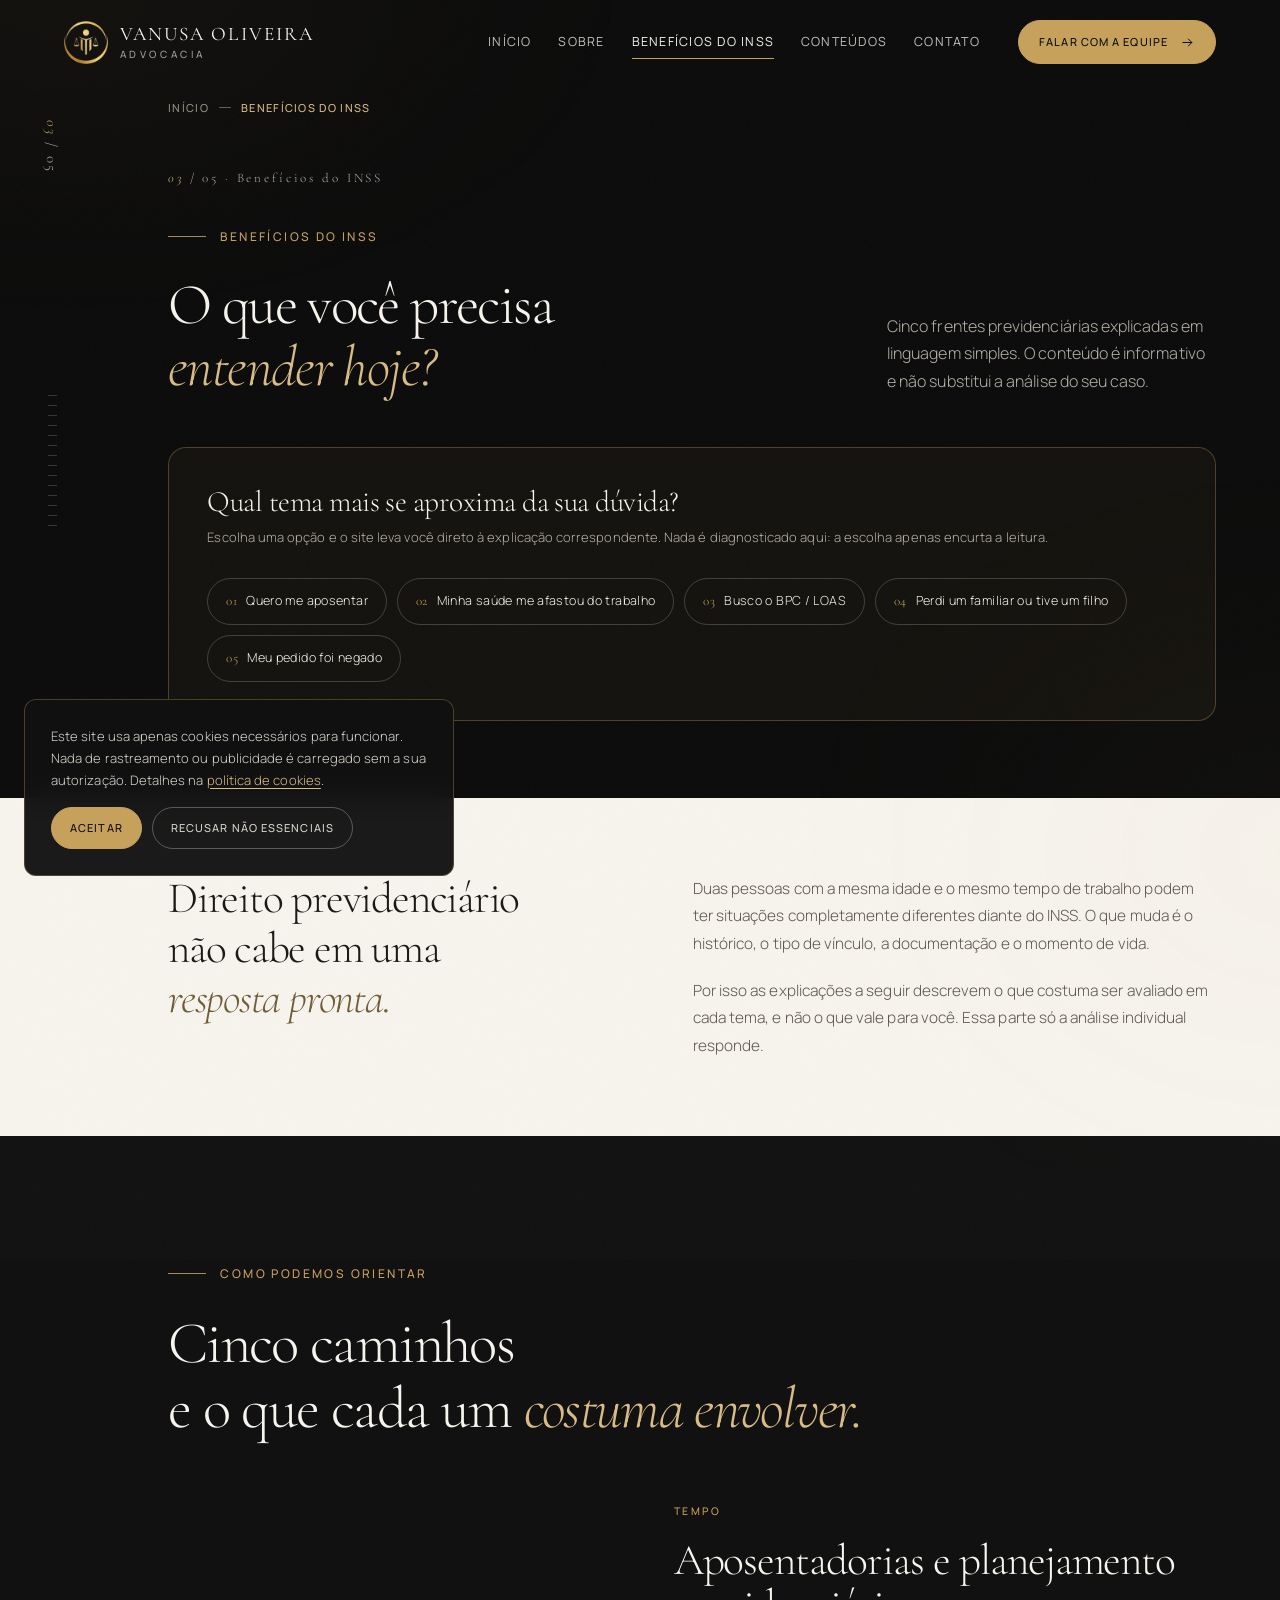
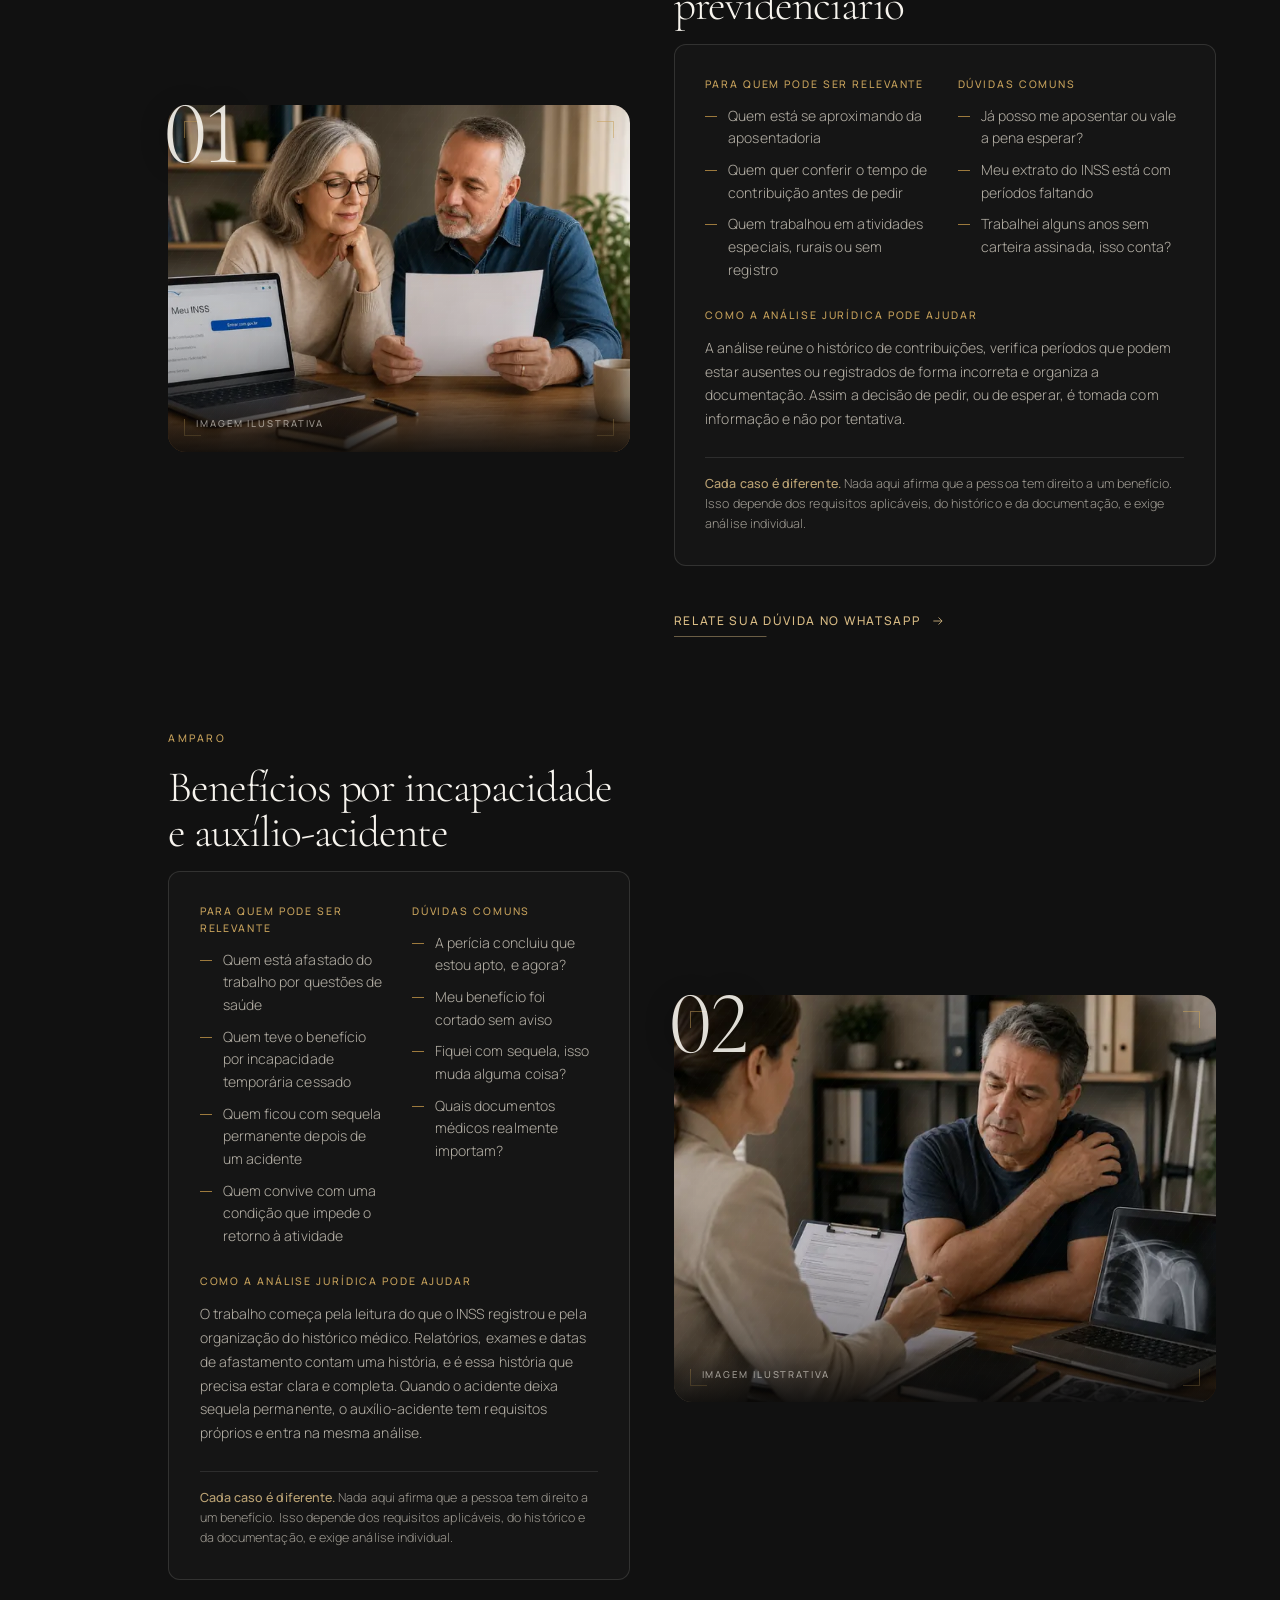
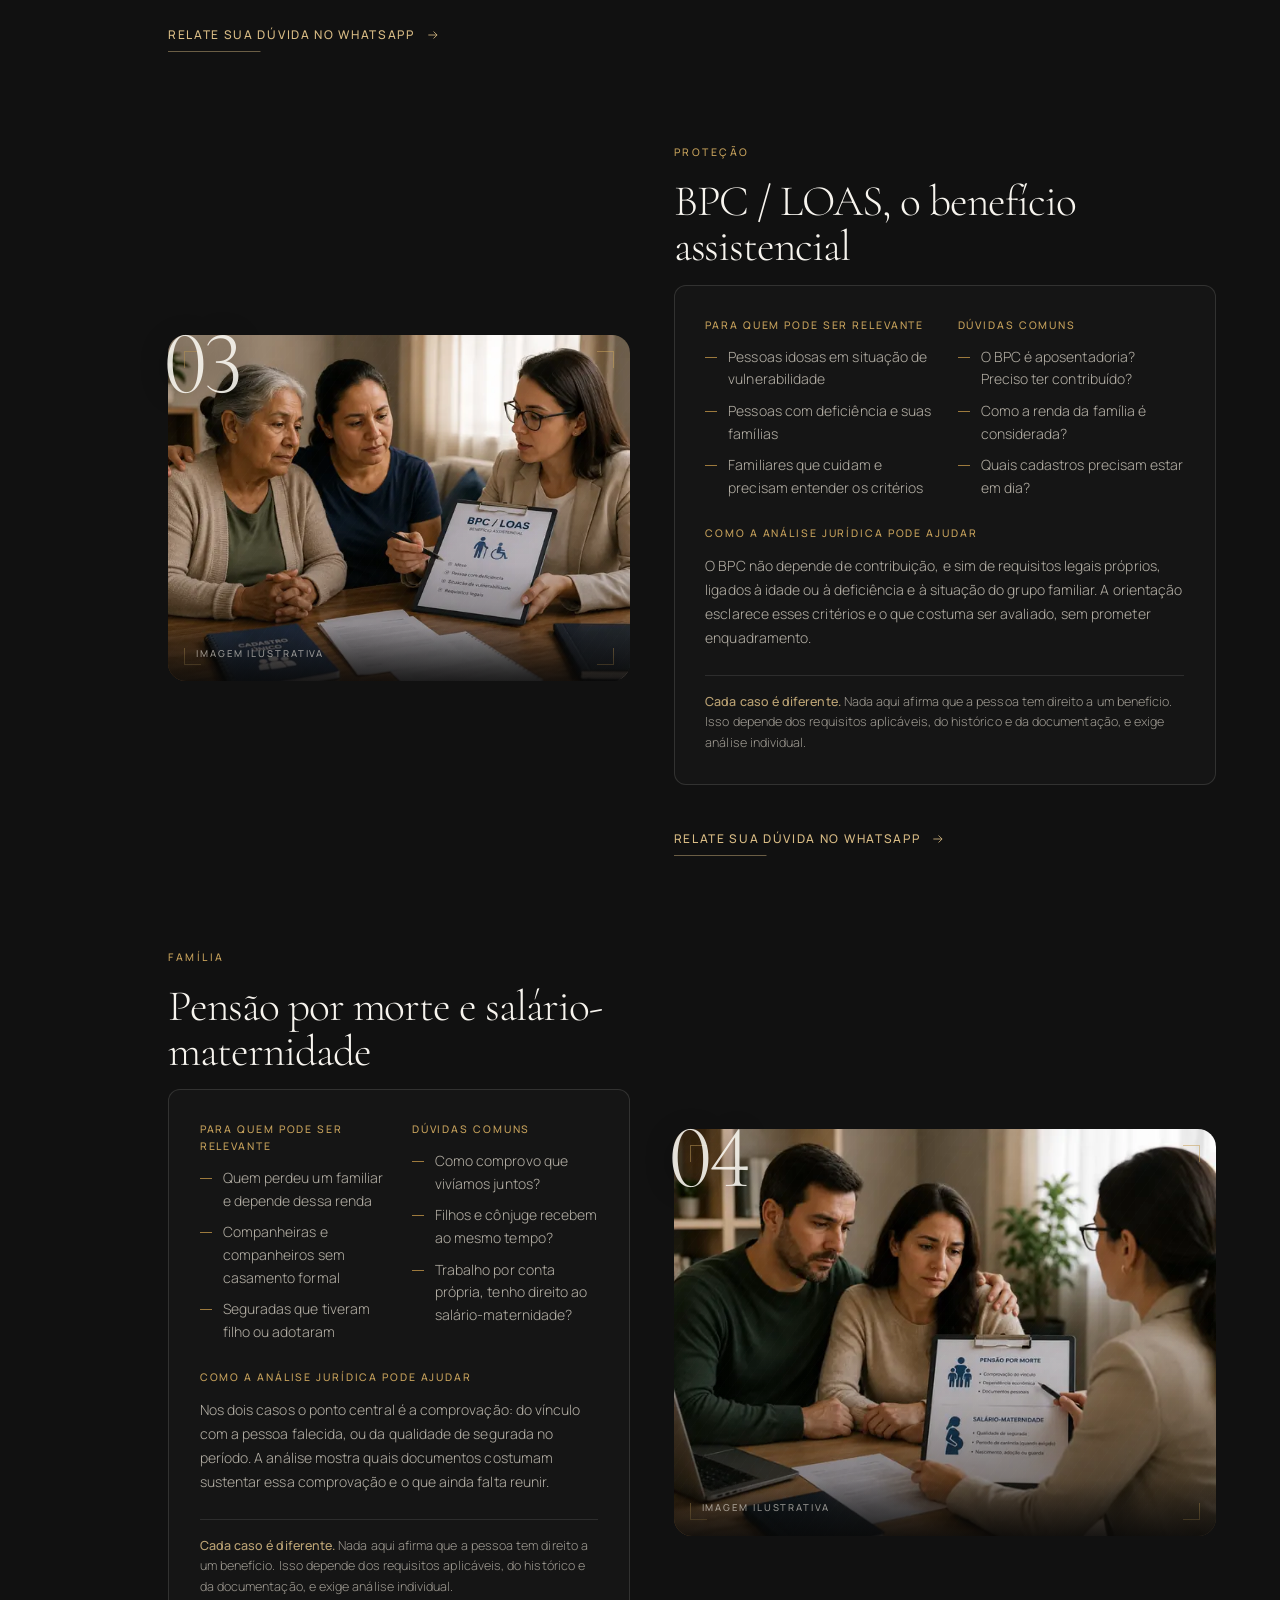
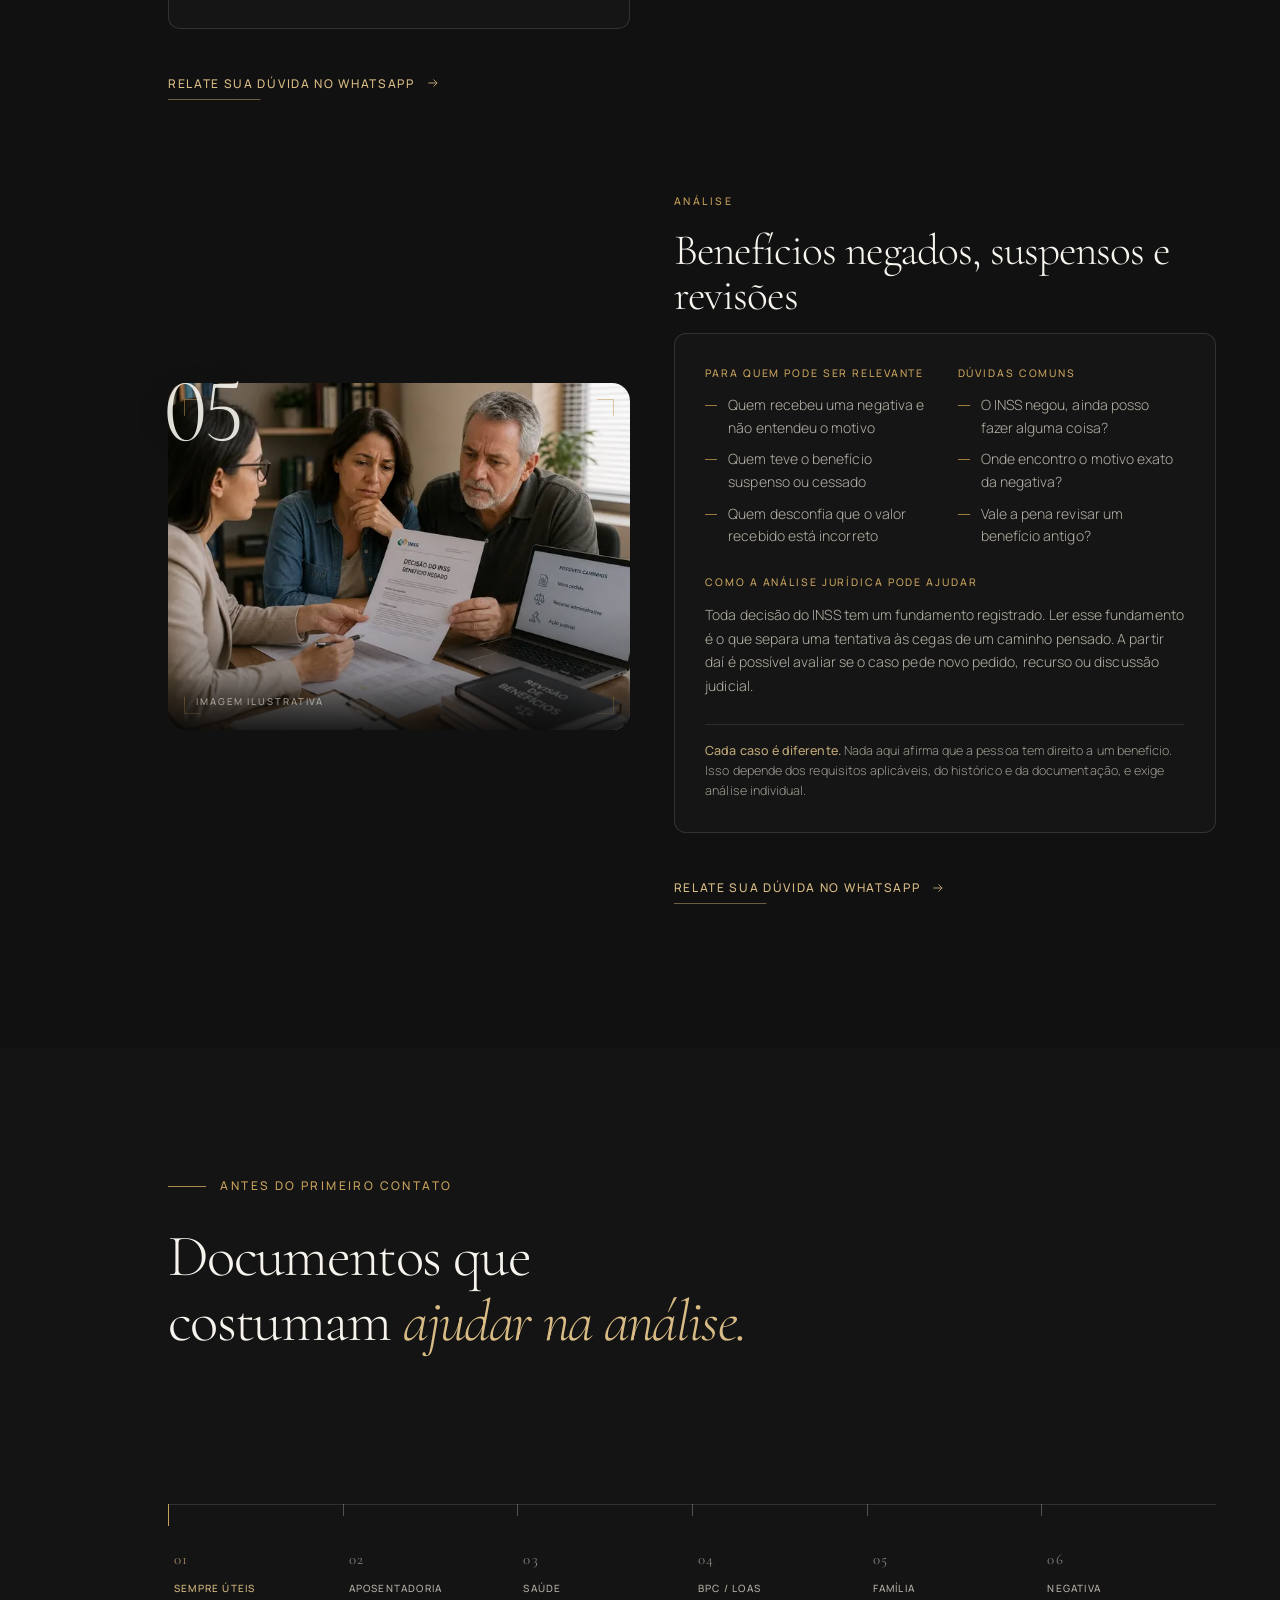
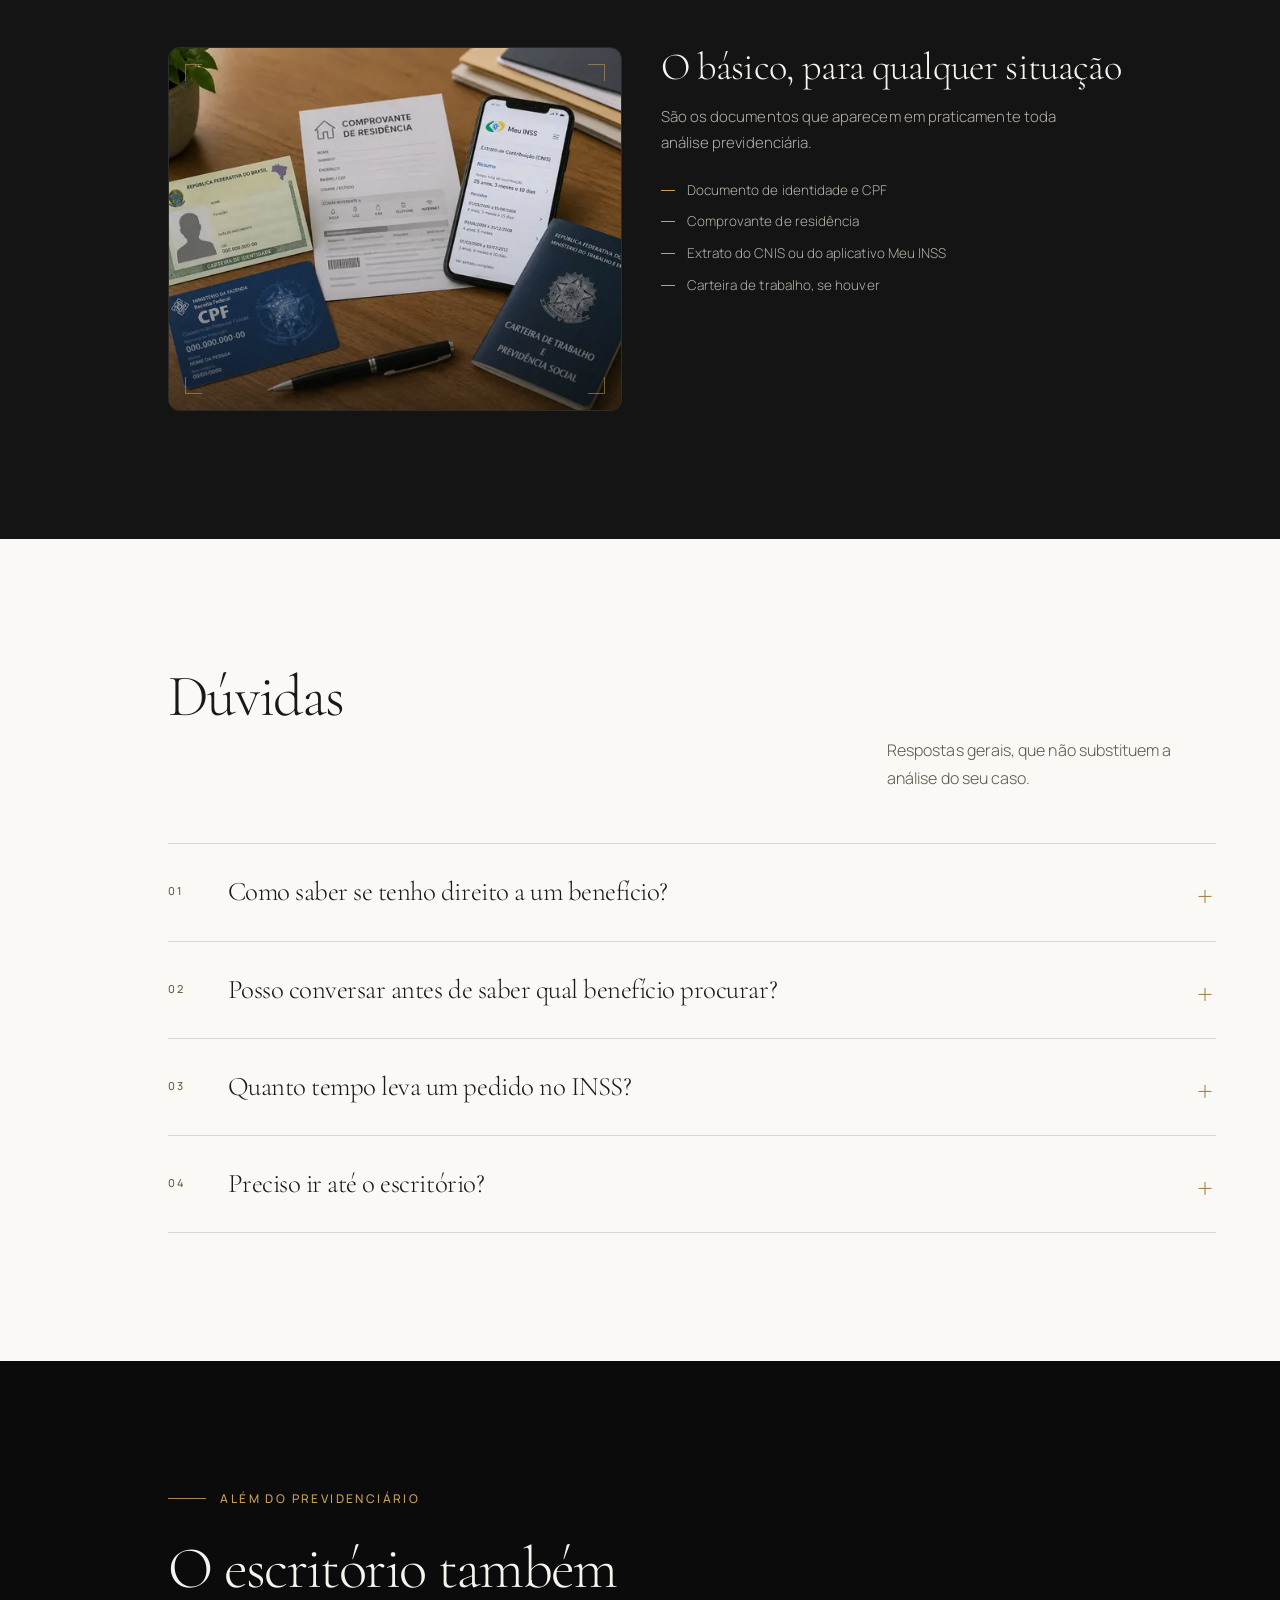
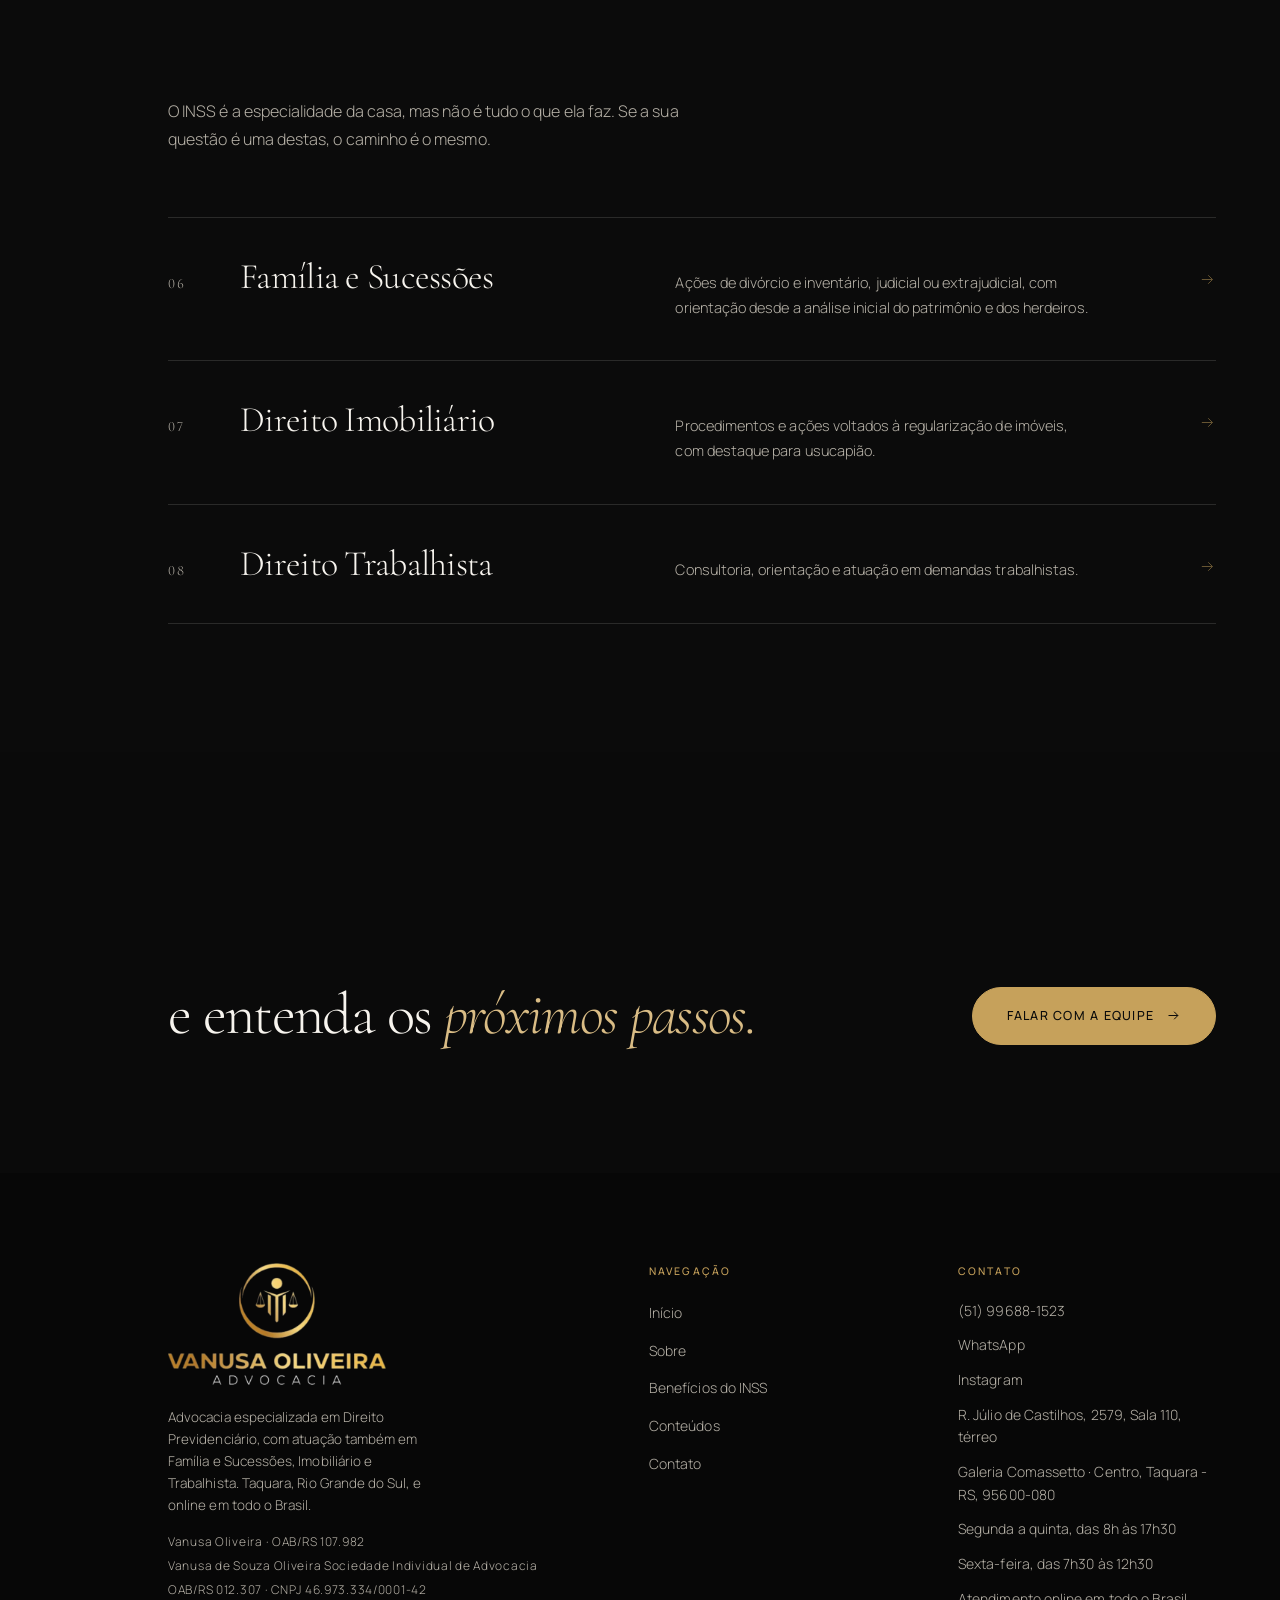
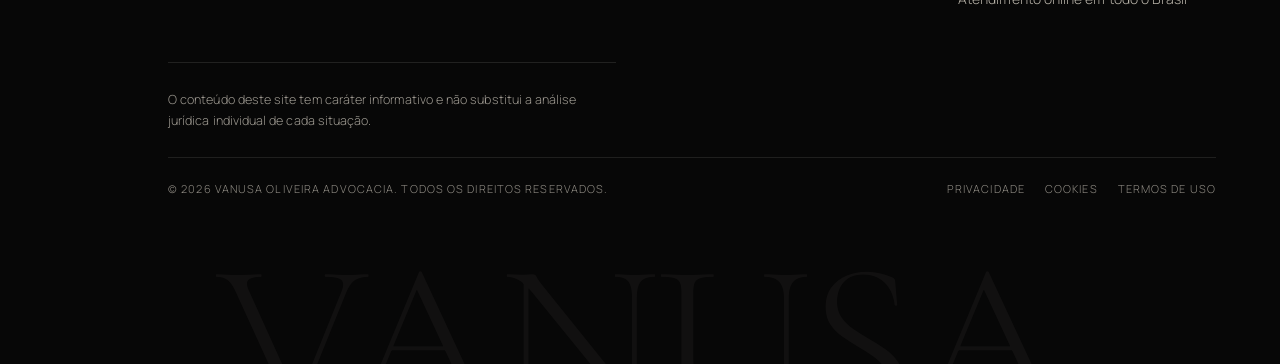
<file: site/beneficios-inss.html>
<!doctype html>
<html lang="pt-BR">
<head>
<meta charset="utf-8">
<meta name="viewport" content="width=device-width,initial-scale=1">
<title>Benefícios do INSS | Vanusa Oliveira Advocacia</title>
<meta name="description" content="Aposentadoria, auxílio por incapacidade, BPC/LOAS, pensão por morte e pedidos negados: o que cada benefício exige e quais documentos costumam ajudar na análise.">
<link rel="canonical" href="https://vanusaoliveiraadvocacia.com.br/beneficios-inss.html">
<meta name="author" content="Vanusa Oliveira Advocacia">
<meta name="theme-color" content="#0B0B0B">
<meta name="robots" content="index,follow">

<meta property="og:type" content="website">
<meta property="og:locale" content="pt_BR">
<meta property="og:site_name" content="Vanusa Oliveira Advocacia">
<meta property="og:title" content="Benefícios do INSS | Vanusa Oliveira Advocacia">
<meta property="og:description" content="Aposentadoria, auxílio por incapacidade, BPC/LOAS, pensão por morte e pedidos negados: o que cada benefício exige e quais documentos costumam ajudar na análise.">
<meta property="og:url" content="https://vanusaoliveiraadvocacia.com.br/beneficios-inss.html">
<meta property="og:image" content="https://vanusaoliveiraadvocacia.com.br/assets/img/og.png">
<meta property="og:image:width" content="1200">
<meta property="og:image:height" content="630">
<meta name="twitter:card" content="summary_large_image">

<link rel="icon" href="favicon.ico" sizes="48x48 32x32 16x16">
<link rel="apple-touch-icon" href="assets/img/icone-180.png">
<link rel="manifest" href="manifest.webmanifest">

<link rel="preload" href="assets/fonts/cormorant-garamond-300-400.woff2" as="font" type="font/woff2" crossorigin>
<link rel="preload" href="assets/fonts/manrope-300-500.woff2" as="font" type="font/woff2" crossorigin>
<link rel="stylesheet" href="assets/css/site.css">
</head>
<body>
<script>document.body.dataset.hero='dark'</script>


<a class="skip" href="#main">Ir para o conteúdo</a>

<div class="pt" id="pt" aria-hidden="true"></div>
<div class="prog" id="prog" aria-hidden="true"><i></i></div>
<div class="env" aria-hidden="true"><div class="env__grain"></div><div class="env__glow"></div></div>

<aside class="spine" aria-hidden="true">
  <span class="spine__idx"><b>03</b> / 05</span>
  <span class="spine__ticks" id="spineTicks"><i></i><i></i><i></i><i></i><i></i><i></i><i></i><i></i><i></i><i></i><i></i><i></i><i></i><i></i></span>
  <span class="spine__geo">Taquara / RS</span>
</aside>

<header class="hdr" id="hdr">
  <div class="hdr__in">
    <a class="brand" href="index.html" aria-label="Vanusa Oliveira Advocacia, ir para o início">
      <img class="brand__m" src="assets/img/emblema.webp" alt="" width="112" height="112" decoding="async">
      <span class="brand__t">
        <span class="brand__a">Vanusa Oliveira</span>
        <span class="brand__b">Advocacia</span>
      </span>
    </a>
    <nav class="nav" aria-label="Navegação principal">
      <ul>
        <li><a href="index.html">Início</a></li>
        <li><a href="sobre.html">Sobre</a></li>
        <li><a href="beneficios-inss.html" class="is-active" aria-current="page">Benefícios do INSS</a></li>
        <li><a href="conteudos.html">Conteúdos</a></li>
        <li><a href="contato.html">Contato</a></li>
      </ul>
    </nav>
    <div class="hdr__cta">
      <a class="btn btn--primary btn--sm" href="https://wa.me/5551996881523" target="_blank" rel="noopener">Falar com a equipe <svg viewBox="0 0 24 24" fill="none" stroke="currentColor" stroke-width="1.6" aria-hidden="true"><path d="M4 12h15M13 6l6 6-6 6"/></svg></a>
    </div>
    <button class="burger" id="burger" aria-expanded="false" aria-controls="mnav"><span class="vh">Abrir menu</span><i></i><i></i></button>
  </div>
</header>

<div class="mnav" id="mnav" aria-hidden="true">
  <ul>
    <li><a href="index.html"><span>01</span>Início</a></li>
    <li><a href="sobre.html"><span>02</span>Sobre</a></li>
    <li><a href="beneficios-inss.html" class="is-active"><span>03</span>Benefícios do INSS</a></li>
    <li><a href="conteudos.html"><span>04</span>Conteúdos</a></li>
    <li><a href="contato.html"><span>05</span>Contato</a></li>
  </ul>
  <div class="mnav__foot">
    <a class="btn btn--primary" href="https://wa.me/5551996881523" target="_blank" rel="noopener">Falar com a equipe <svg viewBox="0 0 24 24" fill="none" stroke="currentColor" stroke-width="1.6" aria-hidden="true"><path d="M4 12h15M13 6l6 6-6 6"/></svg></a>
    <span class="meta">R. Júlio de Castilhos, 2579 · Taquara / RS</span>
  </div>
</div>

<main id="main" tabindex="-1">

  <nav class="crumb wrap" aria-label="Trilha de navegação"><ol><li><a href="index.html">Início</a></li><li><span aria-current="page">Benefícios do INSS</span></li></ol></nav>

  <section class="phero" style="background:#0B0B0B;padding-top:clamp(28px,3vw,44px)">
    <div class="wrap">
      <p class="phero__idx"><b>03</b> / 05 · Benefícios do INSS</p>
      <div class="phero__grid">
        <div>
          <p class="eyebrow">Benefícios do INSS</p>
          <h1 class="display">
            <span class="ln"><span>O que você precisa</span></span>
            <span class="ln"><span><span class="acc">entender hoje?</span></span></span>
          </h1>
        </div>
        <div>
          <p class="lede rv" style="margin-top:0">Cinco frentes previdenciárias explicadas em linguagem
             simples. O conteúdo é informativo e não substitui a análise do seu caso.</p>
        </div>
      </div>

      <div class="guide rv">
        <p class="guide__q">Qual tema mais se aproxima da sua dúvida?</p>
        <p class="guide__h">Escolha uma opção e o site leva você direto à explicação correspondente.
           Nada é diagnosticado aqui: a escolha apenas encurta a leitura.</p>
        <div class="guide__opts">
          <a href="#aposentadorias"><i>01</i>Quero me aposentar</a>
          <a href="#incapacidade"><i>02</i>Minha saúde me afastou do trabalho</a>
          <a href="#bpc"><i>03</i>Busco o BPC / LOAS</a>
          <a href="#familia"><i>04</i>Perdi um familiar ou tive um filho</a>
          <a href="#revisoes"><i>05</i>Meu pedido foi negado</a>
        </div>
      </div>
    </div>
  </section>

  <!-- ============ INTRODUÇÃO ============ -->
  <section class="sec sec--tight on-light">
    <div class="wrap">
      <div class="duo">
        <h2 class="display display--sm lim--wide">
          <span class="ln"><span>Direito previdenciário</span></span>
          <span class="ln"><span>não cabe em uma</span></span>
          <span class="ln"><span><span class="acc">resposta pronta.</span></span></span>
        </h2>
        <div class="prose rv">
          <p>Duas pessoas com a mesma idade e o mesmo tempo de trabalho podem ter situações
             completamente diferentes diante do INSS. O que muda é o histórico, o tipo de vínculo, a
             documentação e o momento de vida.</p>
          <p>Por isso as explicações a seguir descrevem o que costuma ser avaliado em cada tema, e não
             o que vale para você. Essa parte só a análise individual responde.</p>
        </div>
      </div>
    </div>
  </section>

  <!-- ============ AS FRENTES ============ -->
  <section class="sec on-dark">
    <div class="wrap">
      <p class="eyebrow">Como podemos orientar</p>
      <h2 class="display display--md lim--wide">
        <span class="ln"><span>Cinco caminhos</span></span>
        <span class="ln"><span>e o que cada um <span class="acc">costuma envolver.</span></span></span>
      </h2>
      <div class="alt">
        <article class="alt__i svc rv" id="aposentadorias">
          <div class="alt__m">
            <span class="alt__n num" aria-hidden="true">01</span>
            <figure class="plate plate--photo " style="position:absolute;inset:0"><img src="assets/img/beneficio-aposentadoria.webp" alt="Casal em idade de aposentadoria conferindo o extrato do Meu INSS no computador, à mesa de casa" width="1200" height="900" srcset="assets/img/beneficio-aposentadoria-640.webp 640w, assets/img/beneficio-aposentadoria.webp 1200w" sizes="(min-width:980px) 46vw, 92vw" loading="lazy" decoding="async"><span class="plate__marks" aria-hidden="true"><i></i><i></i><i></i><i></i></span><figcaption class="plate__cap"><span>Imagem ilustrativa</span></figcaption></figure>
          </div>
          <div>
            <p class="alt__k">tempo</p>
            <h3 class="alt__t">Aposentadorias e planejamento previdenciário</h3>
            <div class="svc__box">
              <div class="svc__b">
                <h4>Para quem pode ser relevante</h4>
                <ul>
              <li>Quem está se aproximando da aposentadoria</li>
              <li>Quem quer conferir o tempo de contribuição antes de pedir</li>
              <li>Quem trabalhou em atividades especiais, rurais ou sem registro</li>
                </ul>
              </div>
              <div class="svc__b">
                <h4>Dúvidas comuns</h4>
                <ul>
              <li>Já posso me aposentar ou vale a pena esperar?</li>
              <li>Meu extrato do INSS está com períodos faltando</li>
              <li>Trabalhei alguns anos sem carteira assinada, isso conta?</li>
                </ul>
              </div>
              <div class="svc__b" style="grid-column:1/-1">
                <h4>Como a análise jurídica pode ajudar</h4>
                <p>A análise reúne o histórico de contribuições, verifica períodos que podem estar ausentes ou registrados de forma incorreta e organiza a documentação. Assim a decisão de pedir, ou de esperar, é tomada com informação e não por tentativa.</p>
              </div>
              <p class="svc__warn"><b>Cada caso é diferente.</b> Nada aqui afirma que a pessoa tem
                 direito a um benefício. Isso depende dos requisitos aplicáveis, do histórico e da
                 documentação, e exige análise individual.</p>
            </div>
            <p class="mt"><a class="tlink" href="https://wa.me/5551996881523" target="_blank" rel="noopener">Relate sua dúvida no WhatsApp <svg viewBox="0 0 24 24" fill="none" stroke="currentColor" stroke-width="1.4" aria-hidden="true"><path d="M4 12h15M13 6l6 6-6 6"/></svg></a></p>
          </div>
        </article>
        <article class="alt__i svc rv" id="incapacidade">
          <div class="alt__m">
            <span class="alt__n num" aria-hidden="true">02</span>
            <figure class="plate plate--photo " style="position:absolute;inset:0"><img src="assets/img/beneficio-incapacidade.webp" alt="Homem com dor no ombro em atendimento, com exame de imagem na tela ao lado" width="1200" height="900" srcset="assets/img/beneficio-incapacidade-640.webp 640w, assets/img/beneficio-incapacidade.webp 1200w" sizes="(min-width:980px) 46vw, 92vw" loading="lazy" decoding="async"><span class="plate__marks" aria-hidden="true"><i></i><i></i><i></i><i></i></span><figcaption class="plate__cap"><span>Imagem ilustrativa</span></figcaption></figure>
          </div>
          <div>
            <p class="alt__k">amparo</p>
            <h3 class="alt__t">Benefícios por incapacidade e auxílio-acidente</h3>
            <div class="svc__box">
              <div class="svc__b">
                <h4>Para quem pode ser relevante</h4>
                <ul>
              <li>Quem está afastado do trabalho por questões de saúde</li>
              <li>Quem teve o benefício por incapacidade temporária cessado</li>
              <li>Quem ficou com sequela permanente depois de um acidente</li>
              <li>Quem convive com uma condição que impede o retorno à atividade</li>
                </ul>
              </div>
              <div class="svc__b">
                <h4>Dúvidas comuns</h4>
                <ul>
              <li>A perícia concluiu que estou apto, e agora?</li>
              <li>Meu benefício foi cortado sem aviso</li>
              <li>Fiquei com sequela, isso muda alguma coisa?</li>
              <li>Quais documentos médicos realmente importam?</li>
                </ul>
              </div>
              <div class="svc__b" style="grid-column:1/-1">
                <h4>Como a análise jurídica pode ajudar</h4>
                <p>O trabalho começa pela leitura do que o INSS registrou e pela organização do histórico médico. Relatórios, exames e datas de afastamento contam uma história, e é essa história que precisa estar clara e completa. Quando o acidente deixa sequela permanente, o auxílio-acidente tem requisitos próprios e entra na mesma análise.</p>
              </div>
              <p class="svc__warn"><b>Cada caso é diferente.</b> Nada aqui afirma que a pessoa tem
                 direito a um benefício. Isso depende dos requisitos aplicáveis, do histórico e da
                 documentação, e exige análise individual.</p>
            </div>
            <p class="mt"><a class="tlink" href="https://wa.me/5551996881523" target="_blank" rel="noopener">Relate sua dúvida no WhatsApp <svg viewBox="0 0 24 24" fill="none" stroke="currentColor" stroke-width="1.4" aria-hidden="true"><path d="M4 12h15M13 6l6 6-6 6"/></svg></a></p>
          </div>
        </article>
        <article class="alt__i svc rv" id="bpc">
          <div class="alt__m">
            <span class="alt__n num" aria-hidden="true">03</span>
            <figure class="plate plate--photo " style="position:absolute;inset:0"><img src="assets/img/beneficio-bpc.webp" alt="Duas mulheres recebendo explicação sobre os critérios do BPC/LOAS, com o Cadastro Único sobre a mesa" width="1200" height="900" srcset="assets/img/beneficio-bpc-640.webp 640w, assets/img/beneficio-bpc.webp 1200w" sizes="(min-width:980px) 46vw, 92vw" loading="lazy" decoding="async"><span class="plate__marks" aria-hidden="true"><i></i><i></i><i></i><i></i></span><figcaption class="plate__cap"><span>Imagem ilustrativa</span></figcaption></figure>
          </div>
          <div>
            <p class="alt__k">proteção</p>
            <h3 class="alt__t">BPC / LOAS, o benefício assistencial</h3>
            <div class="svc__box">
              <div class="svc__b">
                <h4>Para quem pode ser relevante</h4>
                <ul>
              <li>Pessoas idosas em situação de vulnerabilidade</li>
              <li>Pessoas com deficiência e suas famílias</li>
              <li>Familiares que cuidam e precisam entender os critérios</li>
                </ul>
              </div>
              <div class="svc__b">
                <h4>Dúvidas comuns</h4>
                <ul>
              <li>O BPC é aposentadoria? Preciso ter contribuído?</li>
              <li>Como a renda da família é considerada?</li>
              <li>Quais cadastros precisam estar em dia?</li>
                </ul>
              </div>
              <div class="svc__b" style="grid-column:1/-1">
                <h4>Como a análise jurídica pode ajudar</h4>
                <p>O BPC não depende de contribuição, e sim de requisitos legais próprios, ligados à idade ou à deficiência e à situação do grupo familiar. A orientação esclarece esses critérios e o que costuma ser avaliado, sem prometer enquadramento.</p>
              </div>
              <p class="svc__warn"><b>Cada caso é diferente.</b> Nada aqui afirma que a pessoa tem
                 direito a um benefício. Isso depende dos requisitos aplicáveis, do histórico e da
                 documentação, e exige análise individual.</p>
            </div>
            <p class="mt"><a class="tlink" href="https://wa.me/5551996881523" target="_blank" rel="noopener">Relate sua dúvida no WhatsApp <svg viewBox="0 0 24 24" fill="none" stroke="currentColor" stroke-width="1.4" aria-hidden="true"><path d="M4 12h15M13 6l6 6-6 6"/></svg></a></p>
          </div>
        </article>
        <article class="alt__i svc rv" id="familia">
          <div class="alt__m">
            <span class="alt__n num" aria-hidden="true">04</span>
            <figure class="plate plate--photo " style="position:absolute;inset:0"><img src="assets/img/beneficio-pensao.webp" alt="Casal em atendimento sobre pensão por morte e salário-maternidade" width="1200" height="900" srcset="assets/img/beneficio-pensao-640.webp 640w, assets/img/beneficio-pensao.webp 1200w" sizes="(min-width:980px) 46vw, 92vw" loading="lazy" decoding="async"><span class="plate__marks" aria-hidden="true"><i></i><i></i><i></i><i></i></span><figcaption class="plate__cap"><span>Imagem ilustrativa</span></figcaption></figure>
          </div>
          <div>
            <p class="alt__k">família</p>
            <h3 class="alt__t">Pensão por morte e salário-maternidade</h3>
            <div class="svc__box">
              <div class="svc__b">
                <h4>Para quem pode ser relevante</h4>
                <ul>
              <li>Quem perdeu um familiar e depende dessa renda</li>
              <li>Companheiras e companheiros sem casamento formal</li>
              <li>Seguradas que tiveram filho ou adotaram</li>
                </ul>
              </div>
              <div class="svc__b">
                <h4>Dúvidas comuns</h4>
                <ul>
              <li>Como comprovo que vivíamos juntos?</li>
              <li>Filhos e cônjuge recebem ao mesmo tempo?</li>
              <li>Trabalho por conta própria, tenho direito ao salário-maternidade?</li>
                </ul>
              </div>
              <div class="svc__b" style="grid-column:1/-1">
                <h4>Como a análise jurídica pode ajudar</h4>
                <p>Nos dois casos o ponto central é a comprovação: do vínculo com a pessoa falecida, ou da qualidade de segurada no período. A análise mostra quais documentos costumam sustentar essa comprovação e o que ainda falta reunir.</p>
              </div>
              <p class="svc__warn"><b>Cada caso é diferente.</b> Nada aqui afirma que a pessoa tem
                 direito a um benefício. Isso depende dos requisitos aplicáveis, do histórico e da
                 documentação, e exige análise individual.</p>
            </div>
            <p class="mt"><a class="tlink" href="https://wa.me/5551996881523" target="_blank" rel="noopener">Relate sua dúvida no WhatsApp <svg viewBox="0 0 24 24" fill="none" stroke="currentColor" stroke-width="1.4" aria-hidden="true"><path d="M4 12h15M13 6l6 6-6 6"/></svg></a></p>
          </div>
        </article>
        <article class="alt__i svc rv" id="revisoes">
          <div class="alt__m">
            <span class="alt__n num" aria-hidden="true">05</span>
            <figure class="plate plate--photo " style="position:absolute;inset:0"><img src="assets/img/beneficio-negativa.webp" alt="Casal recebendo orientação diante de uma carta de decisão do INSS com benefício negado" width="1200" height="900" srcset="assets/img/beneficio-negativa-640.webp 640w, assets/img/beneficio-negativa.webp 1200w" sizes="(min-width:980px) 46vw, 92vw" loading="lazy" decoding="async"><span class="plate__marks" aria-hidden="true"><i></i><i></i><i></i><i></i></span><figcaption class="plate__cap"><span>Imagem ilustrativa</span></figcaption></figure>
          </div>
          <div>
            <p class="alt__k">análise</p>
            <h3 class="alt__t">Benefícios negados, suspensos e revisões</h3>
            <div class="svc__box">
              <div class="svc__b">
                <h4>Para quem pode ser relevante</h4>
                <ul>
              <li>Quem recebeu uma negativa e não entendeu o motivo</li>
              <li>Quem teve o benefício suspenso ou cessado</li>
              <li>Quem desconfia que o valor recebido está incorreto</li>
                </ul>
              </div>
              <div class="svc__b">
                <h4>Dúvidas comuns</h4>
                <ul>
              <li>O INSS negou, ainda posso fazer alguma coisa?</li>
              <li>Onde encontro o motivo exato da negativa?</li>
              <li>Vale a pena revisar um benefício antigo?</li>
                </ul>
              </div>
              <div class="svc__b" style="grid-column:1/-1">
                <h4>Como a análise jurídica pode ajudar</h4>
                <p>Toda decisão do INSS tem um fundamento registrado. Ler esse fundamento é o que separa uma tentativa às cegas de um caminho pensado. A partir daí é possível avaliar se o caso pede novo pedido, recurso ou discussão judicial.</p>
              </div>
              <p class="svc__warn"><b>Cada caso é diferente.</b> Nada aqui afirma que a pessoa tem
                 direito a um benefício. Isso depende dos requisitos aplicáveis, do histórico e da
                 documentação, e exige análise individual.</p>
            </div>
            <p class="mt"><a class="tlink" href="https://wa.me/5551996881523" target="_blank" rel="noopener">Relate sua dúvida no WhatsApp <svg viewBox="0 0 24 24" fill="none" stroke="currentColor" stroke-width="1.4" aria-hidden="true"><path d="M4 12h15M13 6l6 6-6 6"/></svg></a></p>
          </div>
        </article>
      </div>
    </div>
  </section>

  <!-- ============ DOCUMENTOS ============ -->
  <section class="sec" style="background:#141414">
    <div class="wrap">
      <p class="eyebrow">Antes do primeiro contato</p>
      <h2 class="display display--md lim--wide">
        <span class="ln"><span>Documentos que</span></span>
        <span class="ln"><span>costumam <span class="acc">ajudar na análise.</span></span></span>
      </h2>
      <p class="lede rv">Nada disso é obrigatório para conversar com a equipe. Se você tiver em mãos,
         a orientação fica mais precisa desde o começo.</p>

      <div class="tl">
        <div class="tl__track" id="tlTrack" role="tablist" aria-label="Documentos por tipo de situação">
          <button class="tl__b" role="tab" id="tlt1" aria-controls="tlp1" aria-selected="true"><i>01</i>Sempre úteis</button>
          <button class="tl__b" role="tab" id="tlt2" aria-controls="tlp2" aria-selected="false"><i>02</i>Aposentadoria</button>
          <button class="tl__b" role="tab" id="tlt3" aria-controls="tlp3" aria-selected="false"><i>03</i>Saúde</button>
          <button class="tl__b" role="tab" id="tlt4" aria-controls="tlp4" aria-selected="false"><i>04</i>BPC / LOAS</button>
          <button class="tl__b" role="tab" id="tlt5" aria-controls="tlp5" aria-selected="false"><i>05</i>Família</button>
          <button class="tl__b" role="tab" id="tlt6" aria-controls="tlp6" aria-selected="false"><i>06</i>Negativa</button>
        </div>

        <div class="tl__panels">
          <div class="tl__p on" id="tlp1" role="tabpanel" aria-labelledby="tlt1">
            <figure class="plate plate--photo tl__doc"><img src="assets/img/doc-sempre-uteis.webp" alt="Documento de identidade, CPF e comprovantes reunidos sobre a mesa" width="1000" height="800" srcset="assets/img/doc-sempre-uteis-560.webp 560w, assets/img/doc-sempre-uteis.webp 1000w" sizes="(min-width:900px) 40vw, 92vw" loading="lazy" decoding="async"><span class="plate__marks" aria-hidden="true"><i></i><i></i><i></i><i></i></span></figure>
            <div>
              <h3 class="tl__t">O básico, para qualquer situação</h3>
              <p class="tl__d">São os documentos que aparecem em praticamente toda análise previdenciária.</p>
              <ul class="tl__l">
                <li>Documento de identidade e CPF</li>
                <li>Comprovante de residência</li>
                <li>Extrato do CNIS ou do aplicativo Meu INSS</li>
                <li>Carteira de trabalho, se houver</li>
              </ul>
            </div>
          </div>

          <div class="tl__p" id="tlp2" role="tabpanel" aria-labelledby="tlt2" hidden>
            <figure class="plate plate--photo tl__doc"><img src="assets/img/doc-aposentadoria.webp" alt="Extrato de contribuições e carteira de trabalho sobre a mesa" width="1000" height="800" srcset="assets/img/doc-aposentadoria-560.webp 560w, assets/img/doc-aposentadoria.webp 1000w" sizes="(min-width:900px) 40vw, 92vw" loading="lazy" decoding="async"><span class="plate__marks" aria-hidden="true"><i></i><i></i><i></i><i></i></span></figure>
            <div>
              <h3 class="tl__t">Quando o tema é aposentadoria</h3>
              <p class="tl__d">O objetivo é reconstruir a trajetória de trabalho inteira, inclusive os períodos antigos.</p>
              <ul class="tl__l">
                <li>Extrato previdenciário completo</li>
                <li>Contratos, recibos ou carnês de contribuição</li>
                <li>Comprovantes de atividade rural ou especial, se houver</li>
                <li>Documentos de períodos sem registro em carteira</li>
              </ul>
            </div>
          </div>

          <div class="tl__p" id="tlp3" role="tabpanel" aria-labelledby="tlt3" hidden>
            <figure class="plate plate--photo tl__doc"><img src="assets/img/doc-saude.webp" alt="Relatórios médicos e exames reunidos para a análise" width="1000" height="800" srcset="assets/img/doc-saude-560.webp 560w, assets/img/doc-saude.webp 1000w" sizes="(min-width:900px) 40vw, 92vw" loading="lazy" decoding="async"><span class="plate__marks" aria-hidden="true"><i></i><i></i><i></i><i></i></span></figure>
            <div>
              <h3 class="tl__t">Quando a saúde afastou do trabalho</h3>
              <p class="tl__d">A documentação médica precisa mostrar a evolução, não apenas o diagnóstico de hoje.</p>
              <ul class="tl__l">
                <li>Relatórios e laudos médicos com data</li>
                <li>Exames e receituários</li>
                <li>Comunicações e resultados de perícia do INSS</li>
                <li>Datas de afastamento e de retorno ao trabalho</li>
              </ul>
            </div>
          </div>

          <div class="tl__p" id="tlp4" role="tabpanel" aria-labelledby="tlt4" hidden>
            <figure class="plate plate--photo tl__doc"><img src="assets/img/doc-bpc.webp" alt="Cadastro Único e documentos do grupo familiar sobre a mesa" width="1000" height="800" srcset="assets/img/doc-bpc-560.webp 560w, assets/img/doc-bpc.webp 1000w" sizes="(min-width:900px) 40vw, 92vw" loading="lazy" decoding="async"><span class="plate__marks" aria-hidden="true"><i></i><i></i><i></i><i></i></span></figure>
            <div>
              <h3 class="tl__t">Quando o tema é BPC / LOAS</h3>
              <p class="tl__d">Aqui a análise olha para a família inteira, e não apenas para quem pede o benefício.</p>
              <ul class="tl__l">
                <li>Documentos de todos que moram na mesma casa</li>
                <li>Comprovantes de renda do grupo familiar</li>
                <li>Cadastro Único atualizado, quando existir</li>
                <li>Laudos, no caso de pessoa com deficiência</li>
              </ul>
            </div>
          </div>

          <div class="tl__p" id="tlp5" role="tabpanel" aria-labelledby="tlt5" hidden>
            <figure class="plate plate--photo tl__doc"><img src="assets/img/doc-familia.webp" alt="Certidões e comprovantes de vínculo familiar sobre a mesa" width="1000" height="800" srcset="assets/img/doc-familia-560.webp 560w, assets/img/doc-familia.webp 1000w" sizes="(min-width:900px) 40vw, 92vw" loading="lazy" decoding="async"><span class="plate__marks" aria-hidden="true"><i></i><i></i><i></i><i></i></span></figure>
            <div>
              <h3 class="tl__t">Quando envolve a família</h3>
              <p class="tl__d">O ponto central é comprovar o vínculo, e ele quase sempre aparece em documentos do dia a dia.</p>
              <ul class="tl__l">
                <li>Certidões de casamento, nascimento ou óbito</li>
                <li>Documentos que mostrem vida em comum</li>
                <li>Histórico previdenciário da pessoa falecida</li>
                <li>Documentos dos dependentes</li>
              </ul>
            </div>
          </div>

          <div class="tl__p" id="tlp6" role="tabpanel" aria-labelledby="tlt6" hidden>
            <figure class="plate plate--photo tl__doc"><img src="assets/img/doc-negativa.webp" alt="Carta de decisão do INSS e a documentação do pedido sobre a mesa" width="1000" height="800" srcset="assets/img/doc-negativa-560.webp 560w, assets/img/doc-negativa.webp 1000w" sizes="(min-width:900px) 40vw, 92vw" loading="lazy" decoding="async"><span class="plate__marks" aria-hidden="true"><i></i><i></i><i></i><i></i></span></figure>
            <div>
              <h3 class="tl__t">Quando houve uma negativa</h3>
              <p class="tl__d">A carta de decisão é o documento mais importante, porque nela está o motivo exato.</p>
              <ul class="tl__l">
                <li>Carta de concessão ou de indeferimento</li>
                <li>Número do pedido e datas</li>
                <li>Cópia do processo administrativo, quando disponível</li>
                <li>Tudo que já foi entregue ao INSS</li>
              </ul>
            </div>
          </div>
        </div>
      </div>
    </div>
  </section>

  <!-- ============ FAQ ============ -->
  <section class="sec on-paper">
    <div class="wrap">
      <div class="phero__grid" style="align-items:end">
        <h2 class="display display--md lim">
          <span class="ln"><span>Dúvidas</span></span>
          <span class="ln"><span class="acc">frequentes</span></span>
        </h2>
        <p class="lede rv" style="margin-top:0">Respostas gerais, que não substituem a análise do seu caso.</p>
      </div>

      <div class="faq">
        <div class="faq__i">
          <button class="faq__q" id="bq1" aria-expanded="false" aria-controls="ba1">
            <i>01</i><b>Como saber se tenho direito a um benefício?</b><em aria-hidden="true"></em>
          </button>
          <div class="faq__a" id="ba1" role="region" aria-labelledby="bq1">
            <p>A resposta depende dos requisitos aplicáveis, do seu histórico e da documentação
               disponível. Por isso ela vem depois da análise, nunca antes.</p>
          </div>
        </div>
        <div class="faq__i">
          <button class="faq__q" id="bq2" aria-expanded="false" aria-controls="ba2">
            <i>02</i><b>Posso conversar antes de saber qual benefício procurar?</b><em aria-hidden="true"></em>
          </button>
          <div class="faq__a" id="ba2" role="region" aria-labelledby="bq2">
            <p>Sim, e é o mais comum. Descrever a situação já permite à equipe orientar por onde começar.</p>
          </div>
        </div>
        <div class="faq__i">
          <button class="faq__q" id="bq3" aria-expanded="false" aria-controls="ba3">
            <i>03</i><b>Quanto tempo leva um pedido no INSS?</b><em aria-hidden="true"></em>
          </button>
          <div class="faq__a" id="ba3" role="region" aria-labelledby="bq3">
            <p>Os prazos variam conforme o tipo de pedido e a fila de análise, e não dependem do
               escritório. Nenhum prazo pode ser prometido.</p>
          </div>
        </div>
        <div class="faq__i">
          <button class="faq__q" id="bq4" aria-expanded="false" aria-controls="ba4">
            <i>04</i><b>Preciso ir até o escritório?</b><em aria-hidden="true"></em>
          </button>
          <div class="faq__a" id="ba4" role="region" aria-labelledby="bq4">
            <p>Não. O primeiro contato pode ser pelo WhatsApp, e o atendimento jurídico online está
               disponível em todo o Brasil. Para quem prefere conversar pessoalmente, o escritório fica
               no centro de Taquara.</p>
          </div>
        </div>
      </div>
    </div>
  </section>

  <!-- ============ OUTRAS ÁREAS ============ -->
  <section class="sec on-obsidian">
    <div class="wrap">
      <p class="eyebrow">Além do previdenciário</p>
      <h2 class="display display--md lim--wide">
        <span class="ln"><span>O escritório também</span></span>
        <span class="ln"><span>atua em <span class="acc">outras três frentes.</span></span></span>
      </h2>
      <p class="lede rv">O INSS é a especialidade da casa, mas não é tudo o que ela faz. Se a sua
         questão é uma destas, o caminho é o mesmo.</p>

      <div class="rows">
        <a class="row" href="https://wa.me/5551996881523" target="_blank" rel="noopener">
          <span class="row__n num">06</span>
          <span class="row__b">
            <span class="row__t">Família e Sucessões</span>
            <span class="row__d">Ações de divórcio e inventário, judicial ou extrajudicial, com
               orientação desde a análise inicial do patrimônio e dos herdeiros.</span>
          </span>
          <span class="row__a" aria-hidden="true"><svg viewBox="0 0 24 24" fill="none" stroke="currentColor" stroke-width="1.4" aria-hidden="true"><path d="M4 12h15M13 6l6 6-6 6"/></svg></span>
        </a>
        <a class="row" href="https://wa.me/5551996881523" target="_blank" rel="noopener">
          <span class="row__n num">07</span>
          <span class="row__b">
            <span class="row__t">Direito Imobiliário</span>
            <span class="row__d">Procedimentos e ações voltados à regularização de imóveis, com
               destaque para usucapião.</span>
          </span>
          <span class="row__a" aria-hidden="true"><svg viewBox="0 0 24 24" fill="none" stroke="currentColor" stroke-width="1.4" aria-hidden="true"><path d="M4 12h15M13 6l6 6-6 6"/></svg></span>
        </a>
        <a class="row" href="https://wa.me/5551996881523" target="_blank" rel="noopener">
          <span class="row__n num">08</span>
          <span class="row__b">
            <span class="row__t">Direito Trabalhista</span>
            <span class="row__d">Consultoria, orientação e atuação em demandas trabalhistas.</span>
          </span>
          <span class="row__a" aria-hidden="true"><svg viewBox="0 0 24 24" fill="none" stroke="currentColor" stroke-width="1.4" aria-hidden="true"><path d="M4 12h15M13 6l6 6-6 6"/></svg></span>
        </a>
      </div>
    </div>
  </section>

  <section class="sec fcta">
    <div class="wrap">
      <div class="fcta__in">
        <div>
          <span class="ticks rv" aria-hidden="true"><i></i><i></i><i></i><i></i><i></i><i></i><i></i><i></i><i></i></span>
          <h2 class="display display--md lim">
            <span class="ln"><span>Relate sua dúvida</span></span>
            <span class="ln"><span>e entenda os <span class="acc">próximos passos.</span></span></span>
          </h2>
        </div>
        <div class="rv">
          <a class="btn btn--primary btn--lg" href="https://wa.me/5551996881523" target="_blank" rel="noopener">Falar com a equipe <svg viewBox="0 0 24 24" fill="none" stroke="currentColor" stroke-width="1.6" aria-hidden="true"><path d="M4 12h15M13 6l6 6-6 6"/></svg></a>
        </div>
      </div>
    </div>
  </section>

</main>

<a class="wafloat" id="wafloat" href="https://wa.me/5551996881523" target="_blank" rel="noopener"><svg viewBox="0 0 24 24" aria-hidden="true"><path d="M12.04 2A9.9 9.9 0 0 0 2.15 11.9c0 1.75.46 3.45 1.32 4.95L2 22l5.3-1.39a9.9 9.9 0 0 0 4.74 1.2h.01A9.9 9.9 0 0 0 12.04 2Zm0 18.14h-.01a8.2 8.2 0 0 1-4.19-1.15l-.3-.18-3.12.82.83-3.05-.2-.31a8.2 8.2 0 1 1 6.99 3.87Zm4.5-6.14c-.25-.12-1.46-.72-1.69-.8-.22-.09-.39-.13-.55.12-.16.25-.63.8-.78.96-.14.16-.29.19-.53.06a6.7 6.7 0 0 1-3.31-2.9c-.25-.43.25-.4.71-1.32.08-.16.04-.3-.02-.42-.06-.12-.55-1.33-.76-1.82-.2-.48-.4-.41-.55-.42h-.47a.9.9 0 0 0-.65.3c-.22.25-.85.83-.85 2.02s.87 2.35.99 2.51c.12.16 1.71 2.62 4.15 3.671.54.67 2.15.72 2.92.61.47-.07 1.46-.6 1.66-1.17.21-.58.21-1.07.15-1.17-.06-.11-.22-.17-.47-.29Z"/></svg><span>Falar com a equipe</span></a>

<div class="ck" id="ck" role="dialog" aria-live="polite" aria-label="Aviso sobre cookies">
  <p>Este site usa apenas cookies necessários para funcionar. Nada de rastreamento ou publicidade é
     carregado sem a sua autorização. Detalhes na <a href="cookies.html">política de cookies</a>.</p>
  <div class="ck__row">
    <button class="btn btn--primary btn--sm" type="button" data-ck="ok">Aceitar</button>
    <button class="btn btn--ghost btn--sm" type="button" data-ck="no">Recusar não essenciais</button>
  </div>
</div>

<footer class="foot">
  <span class="foot__wm" aria-hidden="true" data-wm="VANUSA"></span>
  <div class="wrap">
    <div class="foot__grid">
      <div class="foot__brand">
        <img class="foot__logo" src="assets/img/logo.webp"
             alt="Vanusa Oliveira Advocacia" width="584" height="329" loading="lazy" decoding="async">
        <p class="foot__pos">Advocacia especializada em Direito Previdenciário, com atuação também em
           Família e Sucessões, Imobiliário e Trabalhista. Taquara, Rio Grande do Sul, e online em todo o Brasil.</p>
        <p class="foot__oab">
          <span>Vanusa Oliveira · OAB/RS 107.982</span>
          <span>Vanusa de Souza Oliveira Sociedade Individual de Advocacia</span>
          <span>OAB/RS 012.307 · CNPJ 46.973.334/0001-42</span>
        </p>
      </div>
      <nav aria-label="Navegação do rodapé">
        <h2>Navegação</h2>
        <ul>
          <li><a href="index.html">Início</a></li>
          <li><a href="sobre.html">Sobre</a></li>
          <li><a href="beneficios-inss.html">Benefícios do INSS</a></li>
          <li><a href="conteudos.html">Conteúdos</a></li>
          <li><a href="contato.html">Contato</a></li>
        </ul>
      </nav>
      <div>
        <h2>Contato</h2>
        <div class="foot__c">
          <a href="tel:+5551996881523">(51) 99688-1523</a>
          <a href="https://wa.me/5551996881523" target="_blank" rel="noopener">WhatsApp <span class="vh">(abre em nova aba)</span></a>
          <a href="https://www.instagram.com/vanusaoliveiraadvocacia/" target="_blank" rel="noopener">Instagram <span class="vh">(abre em nova aba)</span></a>
          <span>R. Júlio de Castilhos, 2579, Sala 110, térreo</span>
          <span>Galeria Comassetto · Centro, Taquara - RS, 95600-080</span>
          <span>Segunda a quinta, das 8h às 17h30</span>
          <span>Sexta-feira, das 7h30 às 12h30</span>
          <span>Atendimento online em todo o Brasil</span>
        </div>
      </div>
    </div>
    <p class="foot__note">O conteúdo deste site tem caráter informativo e não substitui a análise
       jurídica individual de cada situação.</p>
    <div class="foot__bot">
      <span>© 2026 Vanusa Oliveira Advocacia. Todos os direitos reservados.</span>
      <span class="foot__legal">
        <a href="privacidade.html">Privacidade</a>
        <a href="cookies.html">Cookies</a>
        <a href="termos.html">Termos de uso</a>
      </span>
    </div>
  </div>
</footer>

<script src="assets/js/site.js" defer></script>
</body>
</html>
</file>
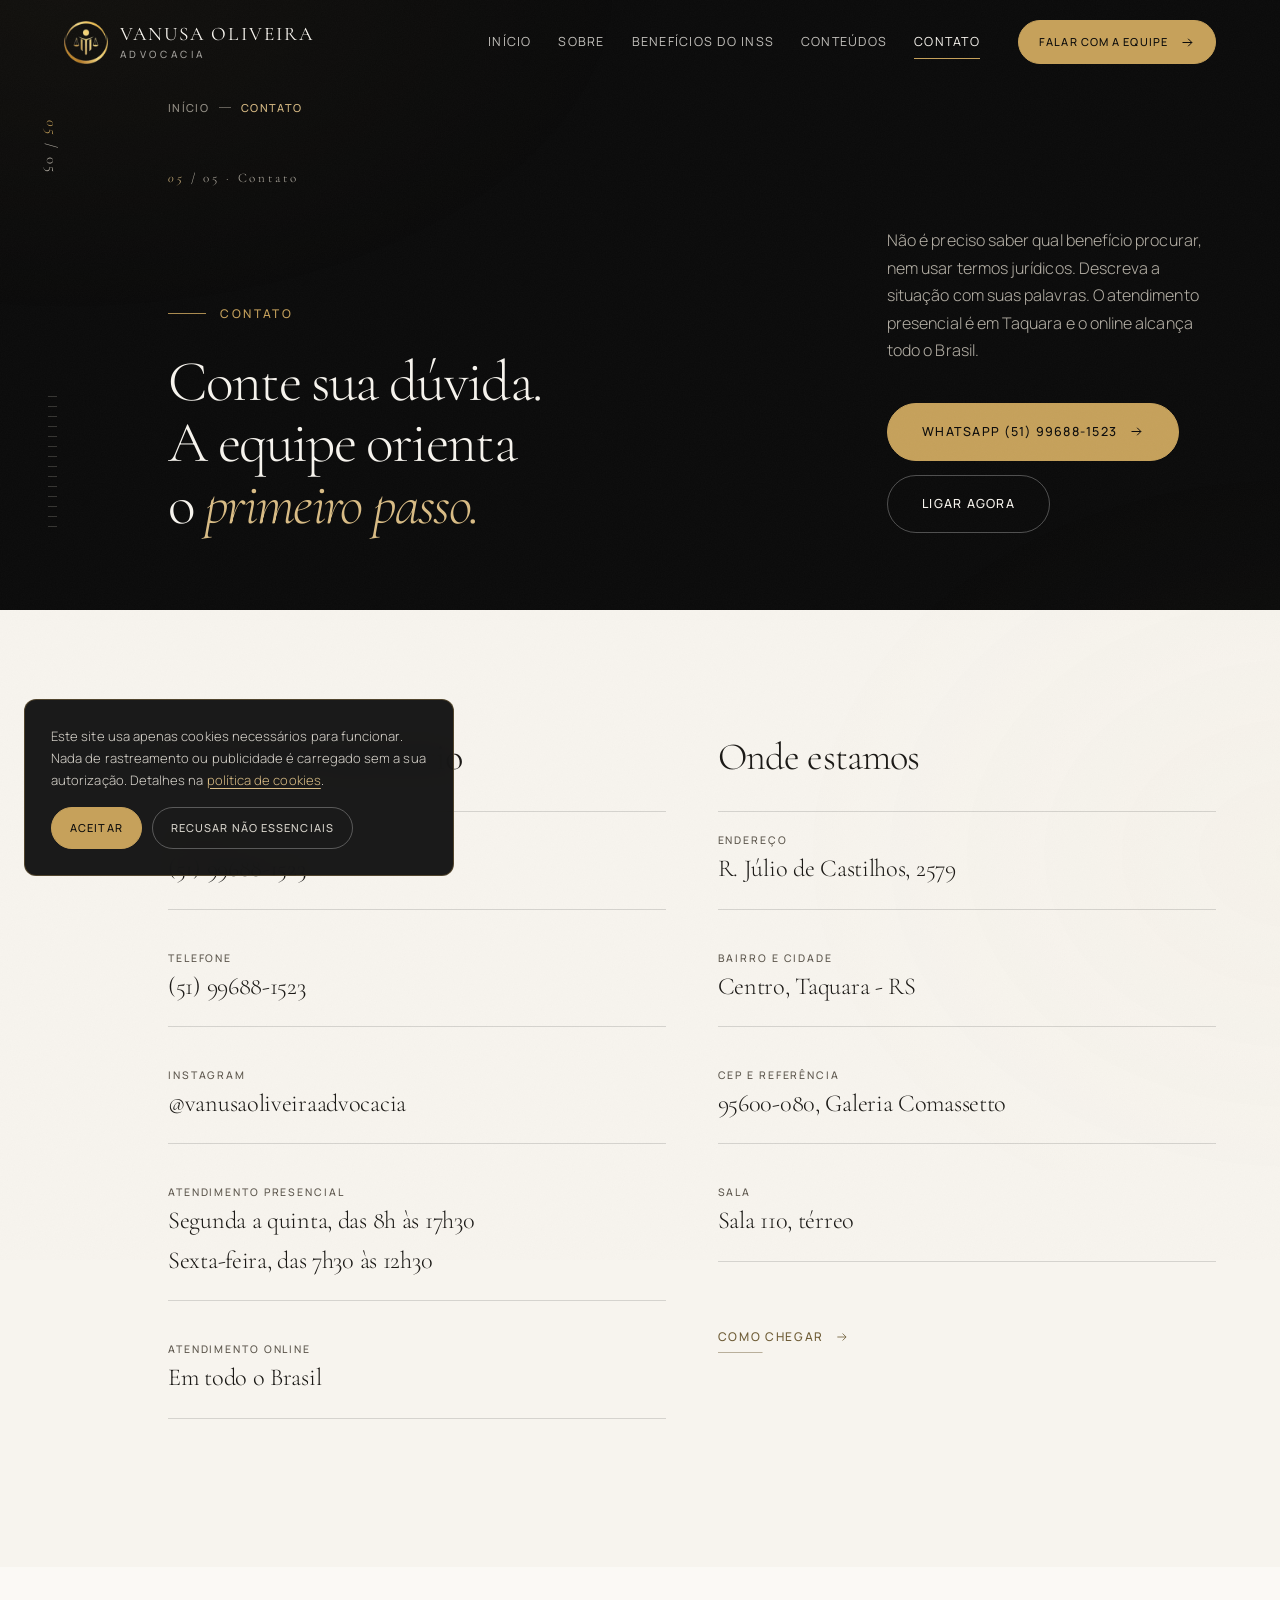
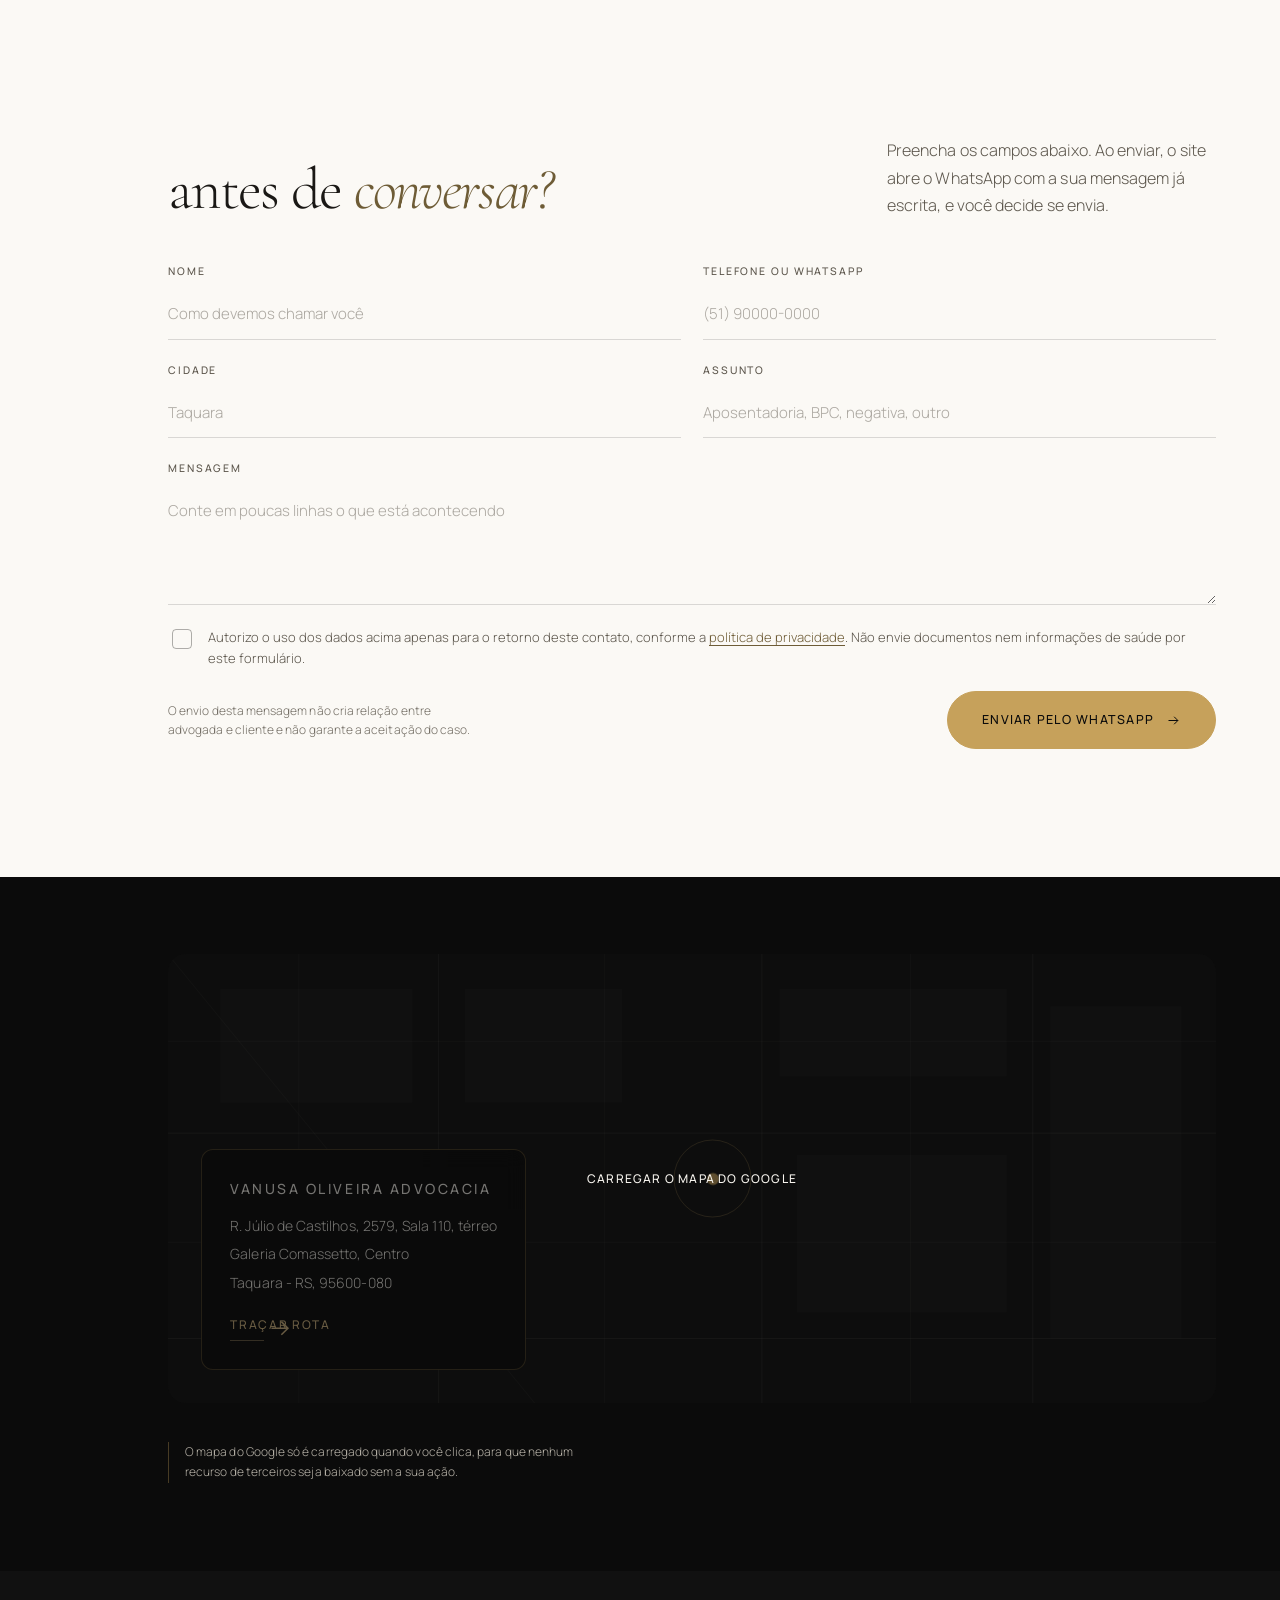
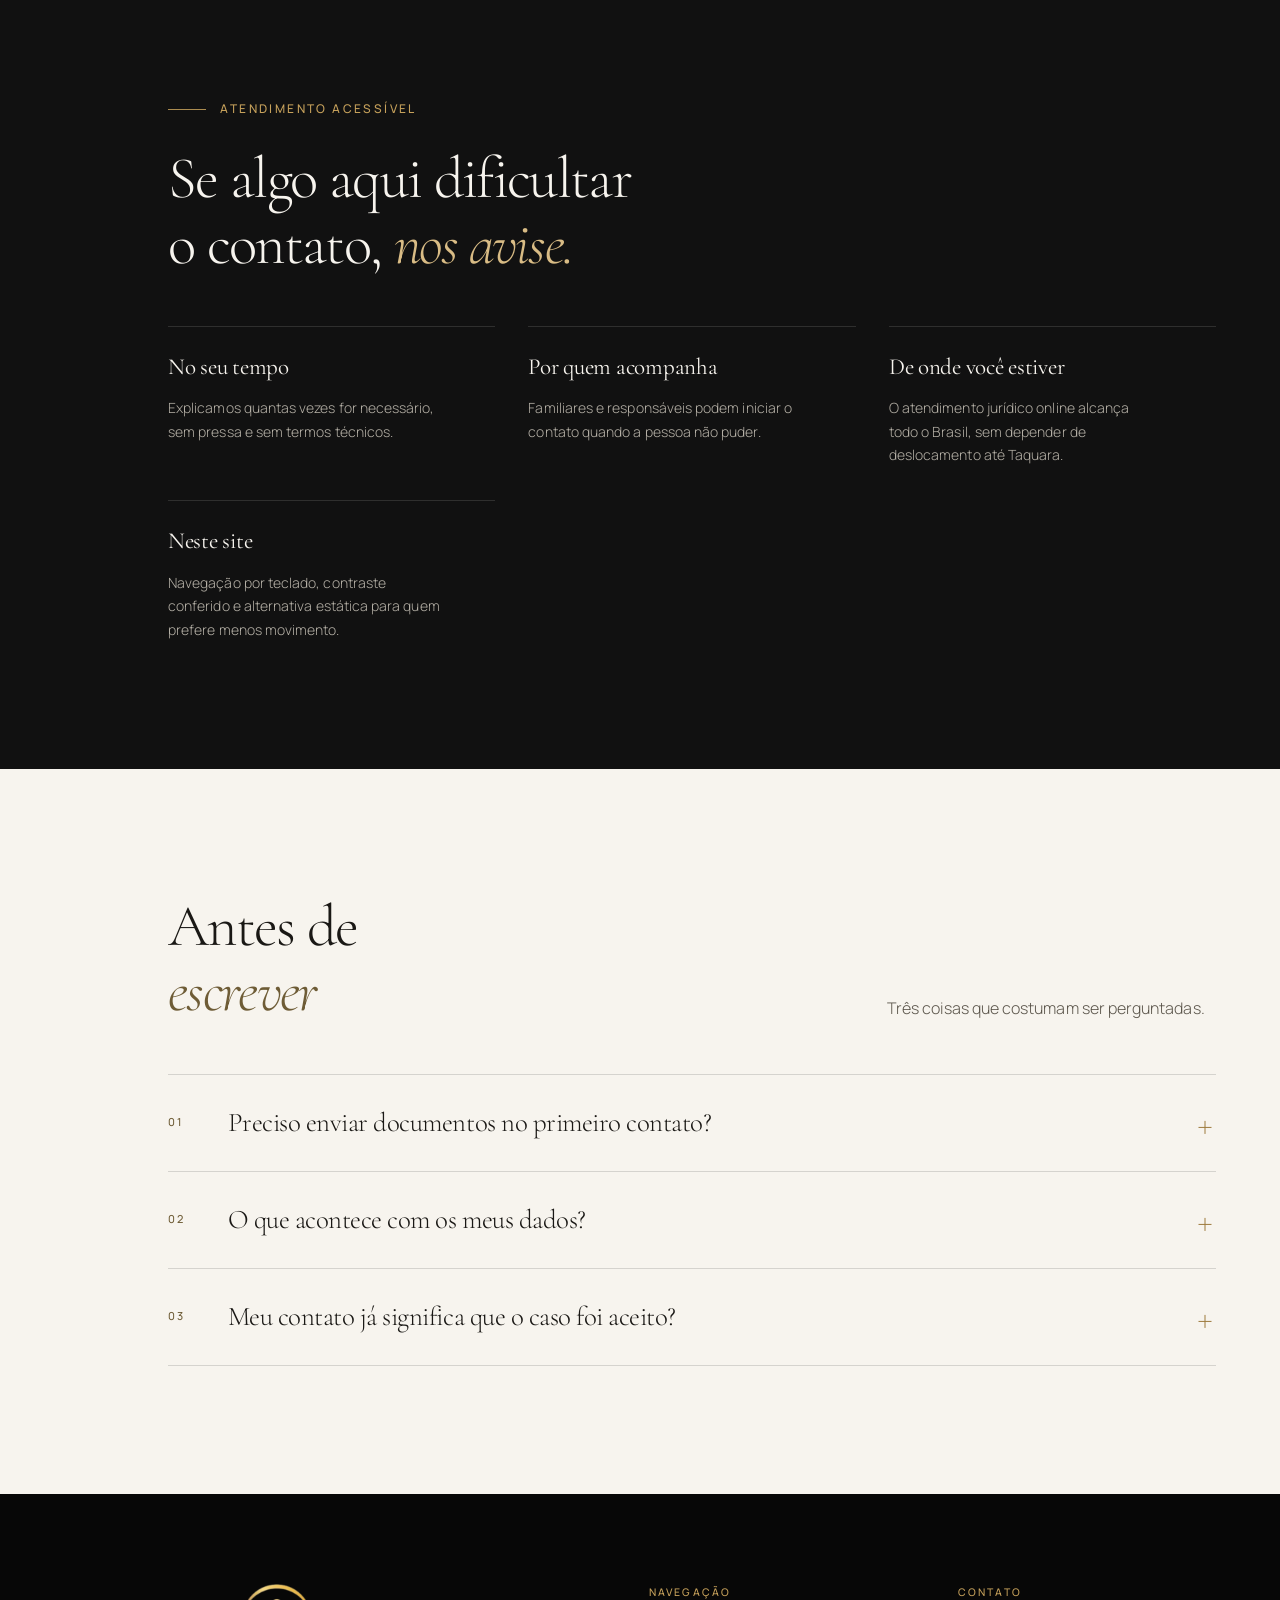
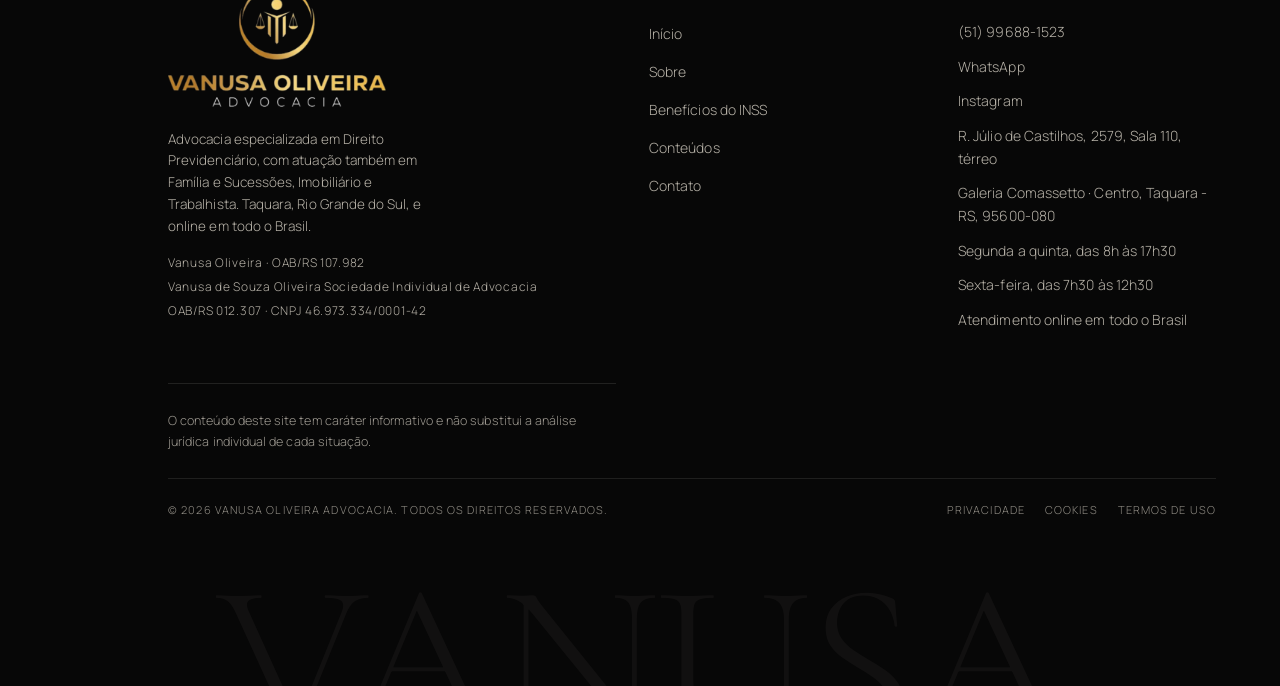
<file: site/contato.html>
<!doctype html>
<html lang="pt-BR">
<head>
<meta charset="utf-8">
<meta name="viewport" content="width=device-width,initial-scale=1">
<title>Contato | Vanusa Oliveira Advocacia</title>
<meta name="description" content="Fale com o escritório em Taquara, RS: WhatsApp, telefone e endereço na Galeria Comassetto. Atendimento presencial e online em todo o Brasil.">
<link rel="canonical" href="https://vanusaoliveiraadvocacia.com.br/contato.html">
<meta name="author" content="Vanusa Oliveira Advocacia">
<meta name="theme-color" content="#0B0B0B">
<meta name="robots" content="index,follow">

<meta property="og:type" content="website">
<meta property="og:locale" content="pt_BR">
<meta property="og:site_name" content="Vanusa Oliveira Advocacia">
<meta property="og:title" content="Contato | Vanusa Oliveira Advocacia">
<meta property="og:description" content="Fale com o escritório em Taquara, RS: WhatsApp, telefone e endereço na Galeria Comassetto. Atendimento presencial e online em todo o Brasil.">
<meta property="og:url" content="https://vanusaoliveiraadvocacia.com.br/contato.html">
<meta property="og:image" content="https://vanusaoliveiraadvocacia.com.br/assets/img/og.png">
<meta property="og:image:width" content="1200">
<meta property="og:image:height" content="630">
<meta name="twitter:card" content="summary_large_image">

<link rel="icon" href="favicon.ico" sizes="48x48 32x32 16x16">
<link rel="apple-touch-icon" href="assets/img/icone-180.png">
<link rel="manifest" href="manifest.webmanifest">

<link rel="preload" href="assets/fonts/cormorant-garamond-300-400.woff2" as="font" type="font/woff2" crossorigin>
<link rel="preload" href="assets/fonts/manrope-300-500.woff2" as="font" type="font/woff2" crossorigin>
<link rel="stylesheet" href="assets/css/site.css">
</head>
<body>
<script>document.body.dataset.hero='dark'</script>


<a class="skip" href="#main">Ir para o conteúdo</a>

<div class="pt" id="pt" aria-hidden="true"></div>
<div class="prog" id="prog" aria-hidden="true"><i></i></div>
<div class="env" aria-hidden="true"><div class="env__grain"></div><div class="env__glow"></div></div>

<aside class="spine" aria-hidden="true">
  <span class="spine__idx"><b>05</b> / 05</span>
  <span class="spine__ticks" id="spineTicks"><i></i><i></i><i></i><i></i><i></i><i></i><i></i><i></i><i></i><i></i><i></i><i></i><i></i><i></i></span>
  <span class="spine__geo">Taquara / RS</span>
</aside>

<header class="hdr" id="hdr">
  <div class="hdr__in">
    <a class="brand" href="index.html" aria-label="Vanusa Oliveira Advocacia, ir para o início">
      <img class="brand__m" src="assets/img/emblema.webp" alt="" width="112" height="112" decoding="async">
      <span class="brand__t">
        <span class="brand__a">Vanusa Oliveira</span>
        <span class="brand__b">Advocacia</span>
      </span>
    </a>
    <nav class="nav" aria-label="Navegação principal">
      <ul>
        <li><a href="index.html">Início</a></li>
        <li><a href="sobre.html">Sobre</a></li>
        <li><a href="beneficios-inss.html">Benefícios do INSS</a></li>
        <li><a href="conteudos.html">Conteúdos</a></li>
        <li><a href="contato.html" class="is-active" aria-current="page">Contato</a></li>
      </ul>
    </nav>
    <div class="hdr__cta">
      <a class="btn btn--primary btn--sm" href="https://wa.me/5551996881523" target="_blank" rel="noopener">Falar com a equipe <svg viewBox="0 0 24 24" fill="none" stroke="currentColor" stroke-width="1.6" aria-hidden="true"><path d="M4 12h15M13 6l6 6-6 6"/></svg></a>
    </div>
    <button class="burger" id="burger" aria-expanded="false" aria-controls="mnav"><span class="vh">Abrir menu</span><i></i><i></i></button>
  </div>
</header>

<div class="mnav" id="mnav" aria-hidden="true">
  <ul>
    <li><a href="index.html"><span>01</span>Início</a></li>
    <li><a href="sobre.html"><span>02</span>Sobre</a></li>
    <li><a href="beneficios-inss.html"><span>03</span>Benefícios do INSS</a></li>
    <li><a href="conteudos.html"><span>04</span>Conteúdos</a></li>
    <li><a href="contato.html" class="is-active"><span>05</span>Contato</a></li>
  </ul>
  <div class="mnav__foot">
    <a class="btn btn--primary" href="https://wa.me/5551996881523" target="_blank" rel="noopener">Falar com a equipe <svg viewBox="0 0 24 24" fill="none" stroke="currentColor" stroke-width="1.6" aria-hidden="true"><path d="M4 12h15M13 6l6 6-6 6"/></svg></a>
    <span class="meta">R. Júlio de Castilhos, 2579 · Taquara / RS</span>
  </div>
</div>

<main id="main" tabindex="-1">

  <nav class="crumb wrap" aria-label="Trilha de navegação"><ol><li><a href="index.html">Início</a></li><li><span aria-current="page">Contato</span></li></ol></nav>

  <section class="phero" style="background:#0B0B0B;padding-top:clamp(28px,3vw,44px)">
    <div class="wrap">
      <p class="phero__idx"><b>05</b> / 05 · Contato</p>
      <div class="phero__grid">
        <div>
          <p class="eyebrow">Contato</p>
          <h1 class="display">
            <span class="ln"><span>Conte sua dúvida.</span></span>
            <span class="ln"><span>A equipe orienta</span></span>
            <span class="ln"><span>o <span class="acc">primeiro passo.</span></span></span>
          </h1>
        </div>
        <div>
          <p class="lede rv" style="margin-top:0">Não é preciso saber qual benefício procurar, nem usar
             termos jurídicos. Descreva a situação com suas palavras. O atendimento presencial é em
             Taquara e o online alcança todo o Brasil.</p>
          <div class="hero__cta stag" data-step="0.1" style="margin-top:clamp(26px,3vw,38px)">
            <a class="btn btn--primary btn--lg" href="https://wa.me/5551996881523" target="_blank" rel="noopener">WhatsApp (51) 99688-1523 <svg viewBox="0 0 24 24" fill="none" stroke="currentColor" stroke-width="1.6" aria-hidden="true"><path d="M4 12h15M13 6l6 6-6 6"/></svg></a>
            <a class="btn btn--ghost btn--lg" href="tel:+5551996881523">Ligar agora</a>
          </div>
        </div>
      </div>
    </div>
  </section>

  <!-- ============ DADOS ============ -->
  <section class="sec on-light">
    <div class="wrap">
      <div class="cgrid">
        <div class="cbox rv">
          <h2>Fale com o escritório</h2>
          <dl>
            <dt>WhatsApp</dt>
            <dd><a href="https://wa.me/5551996881523" target="_blank" rel="noopener">(51) 99688-1523 <span class="vh">(abre em nova aba)</span></a></dd>
            <dt>Telefone</dt>
            <dd><a href="tel:+5551996881523">(51) 99688-1523</a></dd>
            <dt>Instagram</dt>
            <dd><a href="https://www.instagram.com/vanusaoliveiraadvocacia/" target="_blank" rel="noopener">@vanusaoliveiraadvocacia <span class="vh">(abre em nova aba)</span></a></dd>
            <dt>Atendimento presencial</dt>
            <dd>Segunda a quinta, das 8h às 17h30<br>Sexta-feira, das 7h30 às 12h30</dd>
            <dt>Atendimento online</dt>
            <dd>Em todo o Brasil</dd>
          </dl>
        </div>
        <div class="cbox rv">
          <h2>Onde estamos</h2>
          <dl>
            <dt>Endereço</dt>
            <dd>R. Júlio de Castilhos, 2579</dd>
            <dt>Bairro e cidade</dt>
            <dd>Centro, Taquara - RS</dd>
            <dt>CEP e referência</dt>
            <dd>95600-080, Galeria Comassetto</dd>
            <dt>Sala</dt>
            <dd>Sala 110, térreo</dd>
          </dl>
          <p class="mt"><a class="tlink" href="https://www.google.com/maps/search/?api=1&amp;query=R.%20J%C3%BAlio%20de%20Castilhos%2C%202579%20-%20Centro%2C%20Taquara%20-%20RS%2C%2095600-080" target="_blank" rel="noopener">Como chegar <svg viewBox="0 0 24 24" fill="none" stroke="currentColor" stroke-width="1.4" aria-hidden="true"><path d="M4 12h15M13 6l6 6-6 6"/></svg></a></p>
        </div>
      </div>
    </div>
  </section>

  <!-- ============ FORMULÁRIO ============ -->
  <section class="sec on-paper">
    <div class="wrap">
      <div class="phero__grid" style="align-items:end">
        <h2 class="display display--md lim--wide">
          <span class="ln"><span>Prefere escrever</span></span>
          <span class="ln"><span>antes de <span class="acc">conversar?</span></span></span>
        </h2>
        <p class="lede rv" style="margin-top:0">Preencha os campos abaixo. Ao enviar, o site abre o
           WhatsApp com a sua mensagem já escrita, e você decide se envia.</p>
      </div>

      <form class="form" id="contatoForm" novalidate>
        <div class="f">
          <label for="nome">Nome</label>
          <input type="text" id="nome" name="nome" autocomplete="name"
                 placeholder="Como devemos chamar você" required aria-describedby="errNome">
          <p class="f__err" id="errNome">Informe o seu nome.</p>
        </div>
        <div class="f">
          <label for="fone">Telefone ou WhatsApp</label>
          <input type="tel" id="fone" name="fone" autocomplete="tel"
                 placeholder="(51) 90000-0000" required aria-describedby="errFone">
          <p class="f__err" id="errFone">Informe um telefone para contato.</p>
        </div>
        <div class="f">
          <label for="cidade">Cidade</label>
          <input type="text" id="cidade" name="cidade" autocomplete="address-level2" placeholder="Taquara">
        </div>
        <div class="f">
          <label for="assunto">Assunto</label>
          <input type="text" id="assunto" name="assunto" placeholder="Aposentadoria, BPC, negativa, outro">
        </div>
        <div class="f f--full">
          <label for="msg">Mensagem</label>
          <textarea id="msg" name="msg" placeholder="Conte em poucas linhas o que está acontecendo"
                    required aria-describedby="errMsg"></textarea>
          <p class="f__err" id="errMsg">Escreva uma breve mensagem.</p>
        </div>

        <div class="consent">
          <input type="checkbox" id="lgpd" name="lgpd" required aria-describedby="errLgpd">
          <label for="lgpd">Autorizo o uso dos dados acima apenas para o retorno deste contato,
            conforme a <a href="privacidade.html">política de privacidade</a>. Não envie documentos
            nem informações de saúde por este formulário.</label>
        </div>
        <p class="f__err" id="errLgpd" style="grid-column:1/-1;margin-top:-8px">É preciso autorizar para continuar.</p>

        <div class="form__foot">
          <p class="form__note">O envio desta mensagem não cria relação entre advogada e cliente e não
             garante a aceitação do caso.</p>
          <button class="btn btn--primary btn--lg" type="submit">Enviar pelo WhatsApp <svg viewBox="0 0 24 24" fill="none" stroke="currentColor" stroke-width="1.6" aria-hidden="true"><path d="M4 12h15M13 6l6 6-6 6"/></svg></button>
        </div>

        <div class="form__ok" id="formOk" role="status">
          <svg viewBox="0 0 24 24" aria-hidden="true"><path d="M4 12.5l5 5L20 6.5" stroke-linecap="round" stroke-linejoin="round"/></svg>
          <div>
            <p>Sua mensagem foi montada e o WhatsApp foi aberto em outra aba.</p>
            <p>Se ele não abriu, use o botão de WhatsApp no canto da tela ou ligue para (51) 99688-1523.</p>
          </div>
        </div>
      </form>
    </div>
  </section>

  <!-- ============ MAPA ============ -->
  <section class="sec sec--tight on-obsidian" aria-label="Localização do escritório">
    <div class="wrap">
      <div class="map rv" id="mapBox">
        <svg viewBox="0 0 1200 514" preserveAspectRatio="xMidYMid slice" aria-hidden="true">
          <rect class="blk" x="60" y="40" width="220" height="130"/>
          <rect class="blk" x="340" y="40" width="180" height="130"/>
          <rect class="blk" x="700" y="40" width="260" height="100"/>
          <rect class="blk" x="60" y="240" width="200" height="170"/>
          <rect class="blk" x="720" y="230" width="240" height="180"/>
          <rect class="blk" x="1010" y="60" width="150" height="380"/>
          <g class="st">
            <line x1="0" y1="205" x2="1200" y2="205"/><line x1="0" y1="440" x2="1200" y2="440"/>
            <line x1="310" y1="0" x2="310" y2="514"/><line x1="680" y1="0" x2="680" y2="514"/>
            <line x1="990" y1="0" x2="990" y2="514"/>
          </g>
          <g class="st2">
            <line x1="0" y1="100" x2="1200" y2="100"/><line x1="0" y1="330" x2="1200" y2="330"/>
            <line x1="150" y1="0" x2="150" y2="514"/><line x1="500" y1="0" x2="500" y2="514"/>
            <line x1="850" y1="0" x2="850" y2="514"/><line x1="0" y1="0" x2="420" y2="514"/>
          </g>
        </svg>
        <span class="map__pin" aria-hidden="true"><i></i></span>
        <div class="map__card">
          <p class="meta">Vanusa Oliveira Advocacia</p>
          <p>R. Júlio de Castilhos, 2579, Sala 110, térreo</p>
          <p>Galeria Comassetto, Centro</p>
          <p>Taquara - RS, 95600-080</p>
          <a class="tlink" href="https://www.google.com/maps/search/?api=1&amp;query=R.%20J%C3%BAlio%20de%20Castilhos%2C%202579%20-%20Centro%2C%20Taquara%20-%20RS%2C%2095600-080" target="_blank" rel="noopener">Traçar rota <svg viewBox="0 0 24 24" fill="none" stroke="currentColor" stroke-width="1.4" aria-hidden="true"><path d="M4 12h15M13 6l6 6-6 6"/></svg></a>
        </div>
        <button class="map__load" type="button" id="mapLoad"
                data-src="https://www.google.com/maps?q=R.+J%C3%BAlio+de+Castilhos,+2579,+Centro,+Taquara+-+RS,+95600-080&amp;output=embed">Carregar o mapa do Google</button>
      </div>
      <p class="disc rv">O mapa do Google só é carregado quando você clica, para que nenhum recurso de
         terceiros seja baixado sem a sua ação.</p>
    </div>
  </section>

  <!-- ============ ACESSIBILIDADE ============ -->
  <section class="sec on-dark">
    <div class="wrap">
      <p class="eyebrow">Atendimento acessível</p>
      <h2 class="display display--md" style="margin-bottom:clamp(34px,4vw,52px)">
        <span class="ln"><span>Se algo aqui dificultar</span></span>
        <span class="ln"><span>o contato, <span class="acc">nos avise.</span></span></span>
      </h2>
      <div class="incl stag" data-step="0.1">
        <div class="incl__i">
          <h3 class="incl__t">No seu tempo</h3>
          <p class="incl__d">Explicamos quantas vezes for necessário, sem pressa e sem termos técnicos.</p>
        </div>
        <div class="incl__i">
          <h3 class="incl__t">Por quem acompanha</h3>
          <p class="incl__d">Familiares e responsáveis podem iniciar o contato quando a pessoa não puder.</p>
        </div>
        <div class="incl__i">
          <h3 class="incl__t">De onde você estiver</h3>
          <p class="incl__d">O atendimento jurídico online alcança todo o Brasil, sem depender de
             deslocamento até Taquara.</p>
        </div>
        <div class="incl__i">
          <h3 class="incl__t">Neste site</h3>
          <p class="incl__d">Navegação por teclado, contraste conferido e alternativa estática para quem
             prefere menos movimento.</p>
        </div>
      </div>
    </div>
  </section>

  <!-- ============ FAQ DE CONTATO ============ -->
  <section class="sec on-light">
    <div class="wrap">
      <div class="phero__grid" style="align-items:end">
        <h2 class="display display--md lim">
          <span class="ln"><span>Antes de</span></span>
          <span class="ln"><span class="acc">escrever</span></span>
        </h2>
        <p class="lede rv" style="margin-top:0">Três coisas que costumam ser perguntadas.</p>
      </div>
      <div class="faq">
        <div class="faq__i">
          <button class="faq__q" id="cq1" aria-expanded="false" aria-controls="ca1">
            <i>01</i><b>Preciso enviar documentos no primeiro contato?</b><em aria-hidden="true"></em>
          </button>
          <div class="faq__a" id="ca1" role="region" aria-labelledby="cq1">
            <p>Não. Descreva a situação em poucas palavras. A equipe informa o que faz sentido reunir
               depois, e por qual caminho seguro enviar.</p>
          </div>
        </div>
        <div class="faq__i">
          <button class="faq__q" id="cq2" aria-expanded="false" aria-controls="ca2">
            <i>02</i><b>O que acontece com os meus dados?</b><em aria-hidden="true"></em>
          </button>
          <div class="faq__a" id="ca2" role="region" aria-labelledby="cq2">
            <p>Eles são usados apenas para responder ao seu contato. A <a href="privacidade.html">política
               de privacidade</a> explica o tratamento em detalhe.</p>
          </div>
        </div>
        <div class="faq__i">
          <button class="faq__q" id="cq3" aria-expanded="false" aria-controls="ca3">
            <i>03</i><b>Meu contato já significa que o caso foi aceito?</b><em aria-hidden="true"></em>
          </button>
          <div class="faq__a" id="ca3" role="region" aria-labelledby="cq3">
            <p>Não. O contato inicial serve para entender a situação. A aceitação de um caso depende da
               análise e do acordo entre as partes.</p>
          </div>
        </div>
      </div>
    </div>
  </section>

</main>

<a class="wafloat" id="wafloat" href="https://wa.me/5551996881523" target="_blank" rel="noopener"><svg viewBox="0 0 24 24" aria-hidden="true"><path d="M12.04 2A9.9 9.9 0 0 0 2.15 11.9c0 1.75.46 3.45 1.32 4.95L2 22l5.3-1.39a9.9 9.9 0 0 0 4.74 1.2h.01A9.9 9.9 0 0 0 12.04 2Zm0 18.14h-.01a8.2 8.2 0 0 1-4.19-1.15l-.3-.18-3.12.82.83-3.05-.2-.31a8.2 8.2 0 1 1 6.99 3.87Zm4.5-6.14c-.25-.12-1.46-.72-1.69-.8-.22-.09-.39-.13-.55.12-.16.25-.63.8-.78.96-.14.16-.29.19-.53.06a6.7 6.7 0 0 1-3.31-2.9c-.25-.43.25-.4.71-1.32.08-.16.04-.3-.02-.42-.06-.12-.55-1.33-.76-1.82-.2-.48-.4-.41-.55-.42h-.47a.9.9 0 0 0-.65.3c-.22.25-.85.83-.85 2.02s.87 2.35.99 2.51c.12.16 1.71 2.62 4.15 3.671.54.67 2.15.72 2.92.61.47-.07 1.46-.6 1.66-1.17.21-.58.21-1.07.15-1.17-.06-.11-.22-.17-.47-.29Z"/></svg><span>Falar com a equipe</span></a>

<div class="ck" id="ck" role="dialog" aria-live="polite" aria-label="Aviso sobre cookies">
  <p>Este site usa apenas cookies necessários para funcionar. Nada de rastreamento ou publicidade é
     carregado sem a sua autorização. Detalhes na <a href="cookies.html">política de cookies</a>.</p>
  <div class="ck__row">
    <button class="btn btn--primary btn--sm" type="button" data-ck="ok">Aceitar</button>
    <button class="btn btn--ghost btn--sm" type="button" data-ck="no">Recusar não essenciais</button>
  </div>
</div>

<footer class="foot">
  <span class="foot__wm" aria-hidden="true" data-wm="VANUSA"></span>
  <div class="wrap">
    <div class="foot__grid">
      <div class="foot__brand">
        <img class="foot__logo" src="assets/img/logo.webp"
             alt="Vanusa Oliveira Advocacia" width="584" height="329" loading="lazy" decoding="async">
        <p class="foot__pos">Advocacia especializada em Direito Previdenciário, com atuação também em
           Família e Sucessões, Imobiliário e Trabalhista. Taquara, Rio Grande do Sul, e online em todo o Brasil.</p>
        <p class="foot__oab">
          <span>Vanusa Oliveira · OAB/RS 107.982</span>
          <span>Vanusa de Souza Oliveira Sociedade Individual de Advocacia</span>
          <span>OAB/RS 012.307 · CNPJ 46.973.334/0001-42</span>
        </p>
      </div>
      <nav aria-label="Navegação do rodapé">
        <h2>Navegação</h2>
        <ul>
          <li><a href="index.html">Início</a></li>
          <li><a href="sobre.html">Sobre</a></li>
          <li><a href="beneficios-inss.html">Benefícios do INSS</a></li>
          <li><a href="conteudos.html">Conteúdos</a></li>
          <li><a href="contato.html">Contato</a></li>
        </ul>
      </nav>
      <div>
        <h2>Contato</h2>
        <div class="foot__c">
          <a href="tel:+5551996881523">(51) 99688-1523</a>
          <a href="https://wa.me/5551996881523" target="_blank" rel="noopener">WhatsApp <span class="vh">(abre em nova aba)</span></a>
          <a href="https://www.instagram.com/vanusaoliveiraadvocacia/" target="_blank" rel="noopener">Instagram <span class="vh">(abre em nova aba)</span></a>
          <span>R. Júlio de Castilhos, 2579, Sala 110, térreo</span>
          <span>Galeria Comassetto · Centro, Taquara - RS, 95600-080</span>
          <span>Segunda a quinta, das 8h às 17h30</span>
          <span>Sexta-feira, das 7h30 às 12h30</span>
          <span>Atendimento online em todo o Brasil</span>
        </div>
      </div>
    </div>
    <p class="foot__note">O conteúdo deste site tem caráter informativo e não substitui a análise
       jurídica individual de cada situação.</p>
    <div class="foot__bot">
      <span>© 2026 Vanusa Oliveira Advocacia. Todos os direitos reservados.</span>
      <span class="foot__legal">
        <a href="privacidade.html">Privacidade</a>
        <a href="cookies.html">Cookies</a>
        <a href="termos.html">Termos de uso</a>
      </span>
    </div>
  </div>
</footer>

<script src="assets/js/site.js" defer></script>
</body>
</html>
</file>
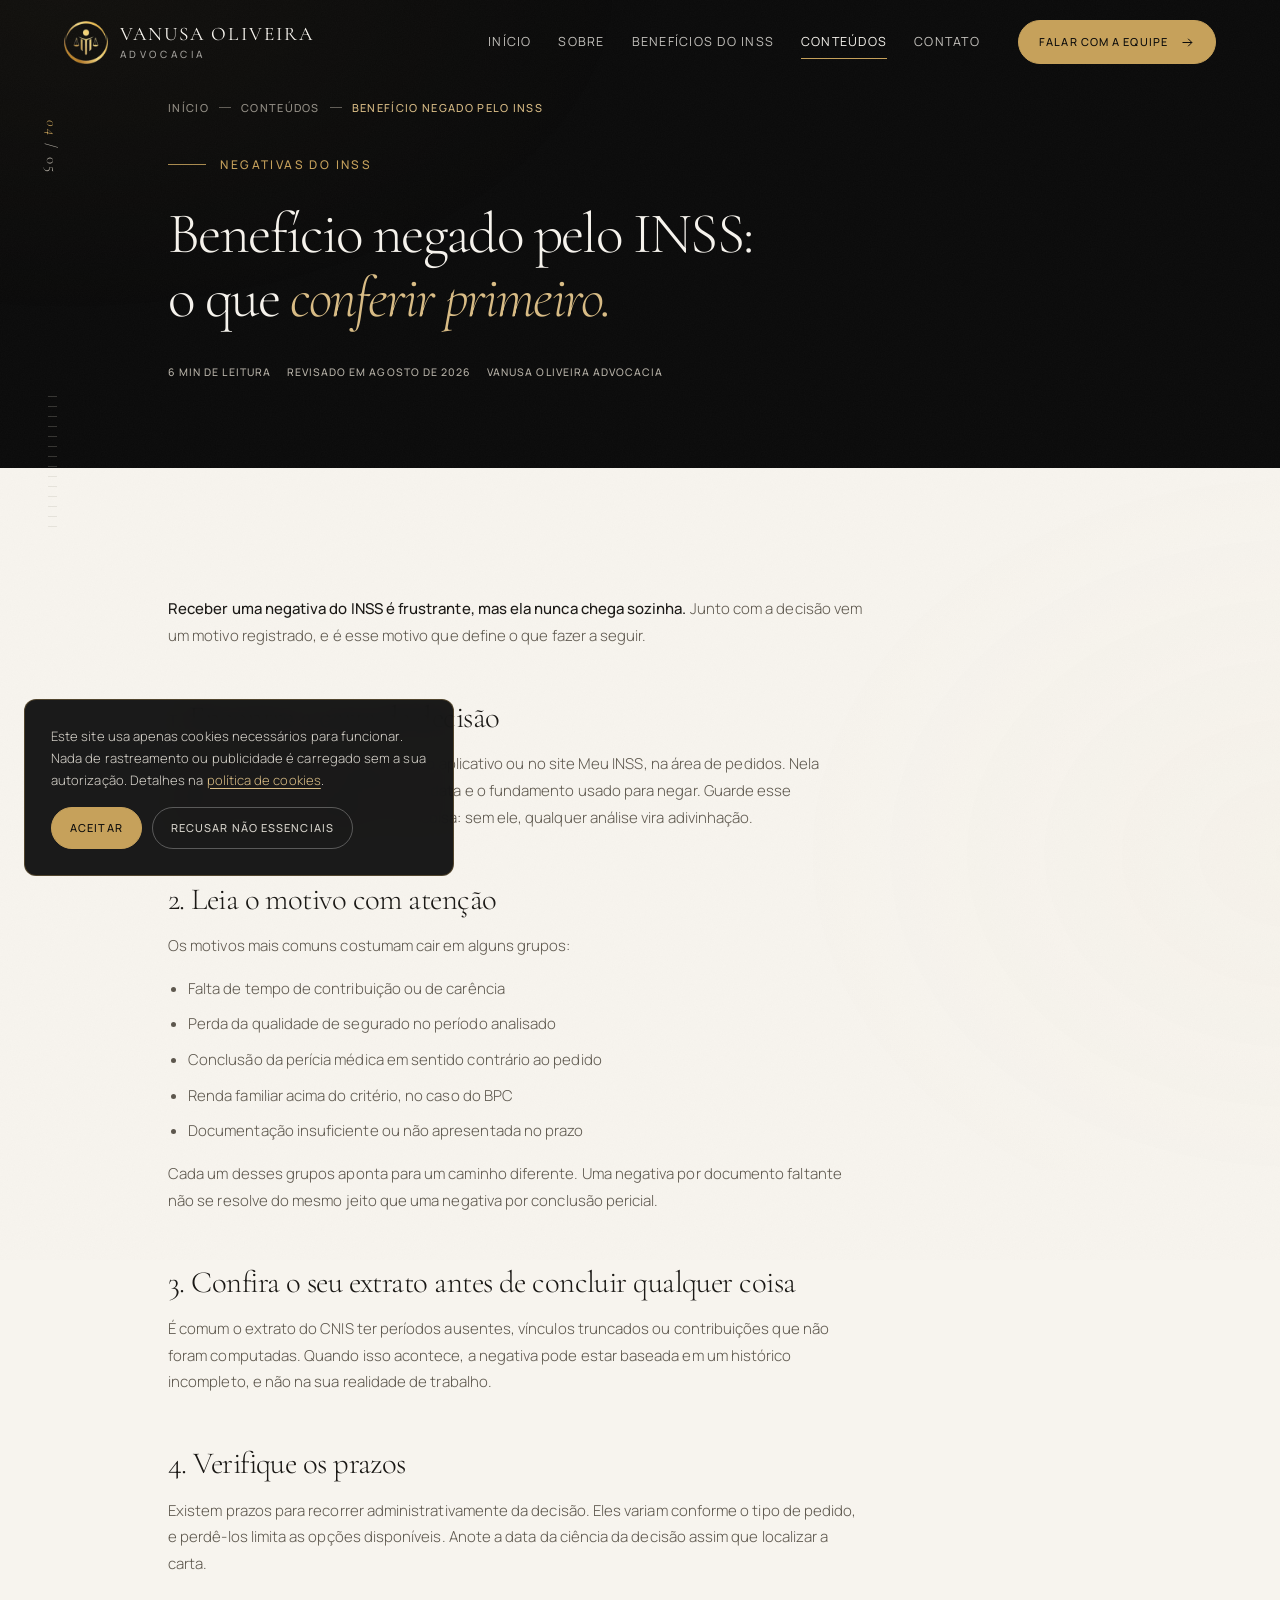
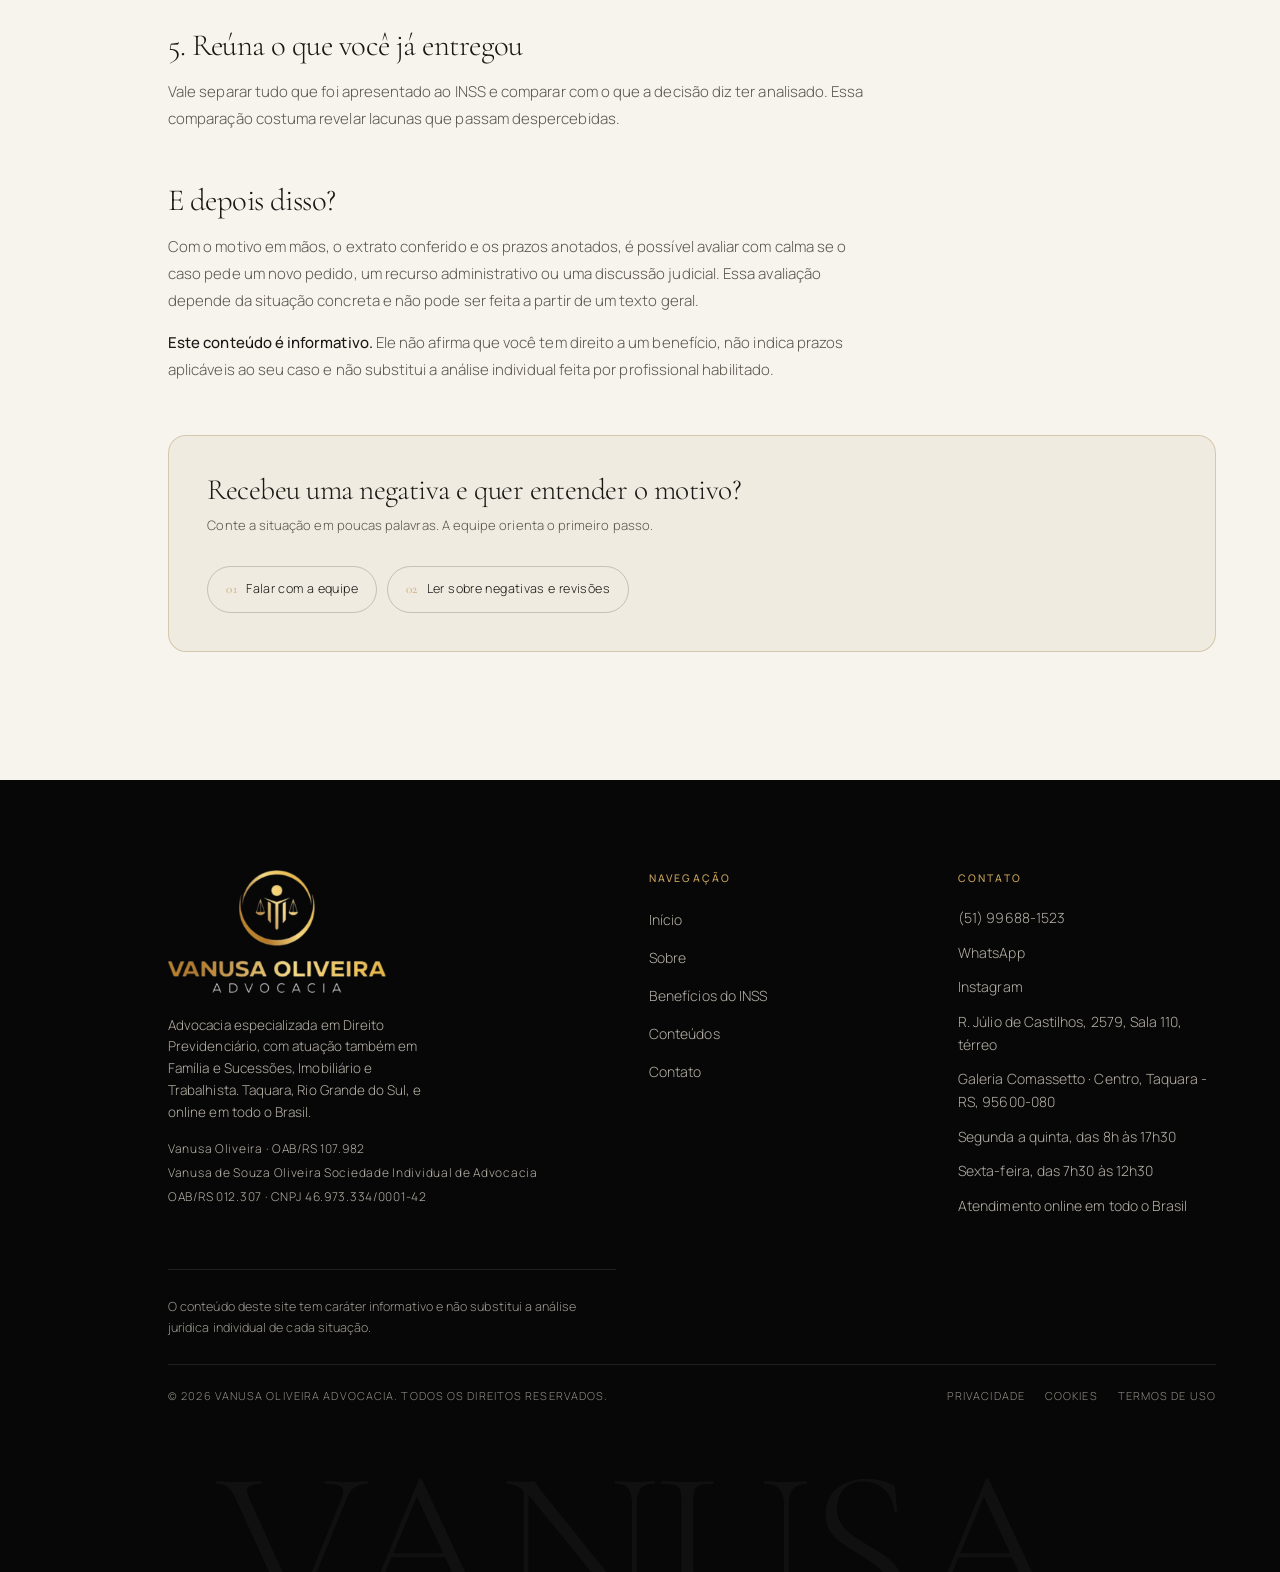
<file: site/conteudo-beneficio-negado.html>
<!doctype html>
<html lang="pt-BR">
<head>
<meta charset="utf-8">
<meta name="viewport" content="width=device-width,initial-scale=1">
<title>Benefício negado pelo INSS: o que fazer | Vanusa Oliveira Advocacia</title>
<meta name="description" content="O que significa a carta de negativa do INSS, quais são os prazos e os caminhos possíveis depois de um pedido negado.">
<link rel="canonical" href="https://vanusaoliveiraadvocacia.com.br/conteudo-beneficio-negado.html">
<meta name="author" content="Vanusa Oliveira Advocacia">
<meta name="theme-color" content="#0B0B0B">
<meta name="robots" content="index,follow">

<meta property="og:type" content="website">
<meta property="og:locale" content="pt_BR">
<meta property="og:site_name" content="Vanusa Oliveira Advocacia">
<meta property="og:title" content="Benefício negado pelo INSS: o que fazer | Vanusa Oliveira Advocacia">
<meta property="og:description" content="O que significa a carta de negativa do INSS, quais são os prazos e os caminhos possíveis depois de um pedido negado.">
<meta property="og:url" content="https://vanusaoliveiraadvocacia.com.br/conteudo-beneficio-negado.html">
<meta property="og:image" content="https://vanusaoliveiraadvocacia.com.br/assets/img/og.png">
<meta property="og:image:width" content="1200">
<meta property="og:image:height" content="630">
<meta name="twitter:card" content="summary_large_image">

<link rel="icon" href="favicon.ico" sizes="48x48 32x32 16x16">
<link rel="apple-touch-icon" href="assets/img/icone-180.png">
<link rel="manifest" href="manifest.webmanifest">

<link rel="preload" href="assets/fonts/cormorant-garamond-300-400.woff2" as="font" type="font/woff2" crossorigin>
<link rel="preload" href="assets/fonts/manrope-300-500.woff2" as="font" type="font/woff2" crossorigin>
<link rel="stylesheet" href="assets/css/site.css">
</head>
<body>
<script>document.body.dataset.hero='dark'</script>


<a class="skip" href="#main">Ir para o conteúdo</a>

<div class="pt" id="pt" aria-hidden="true"></div>
<div class="prog" id="prog" aria-hidden="true"><i></i></div>
<div class="env" aria-hidden="true"><div class="env__grain"></div><div class="env__glow"></div></div>

<aside class="spine" aria-hidden="true">
  <span class="spine__idx"><b>04</b> / 05</span>
  <span class="spine__ticks" id="spineTicks"><i></i><i></i><i></i><i></i><i></i><i></i><i></i><i></i><i></i><i></i><i></i><i></i><i></i><i></i></span>
  <span class="spine__geo">Taquara / RS</span>
</aside>

<header class="hdr" id="hdr">
  <div class="hdr__in">
    <a class="brand" href="index.html" aria-label="Vanusa Oliveira Advocacia, ir para o início">
      <img class="brand__m" src="assets/img/emblema.webp" alt="" width="112" height="112" decoding="async">
      <span class="brand__t">
        <span class="brand__a">Vanusa Oliveira</span>
        <span class="brand__b">Advocacia</span>
      </span>
    </a>
    <nav class="nav" aria-label="Navegação principal">
      <ul>
        <li><a href="index.html">Início</a></li>
        <li><a href="sobre.html">Sobre</a></li>
        <li><a href="beneficios-inss.html">Benefícios do INSS</a></li>
        <li><a href="conteudos.html" class="is-active" aria-current="page">Conteúdos</a></li>
        <li><a href="contato.html">Contato</a></li>
      </ul>
    </nav>
    <div class="hdr__cta">
      <a class="btn btn--primary btn--sm" href="https://wa.me/5551996881523" target="_blank" rel="noopener">Falar com a equipe <svg viewBox="0 0 24 24" fill="none" stroke="currentColor" stroke-width="1.6" aria-hidden="true"><path d="M4 12h15M13 6l6 6-6 6"/></svg></a>
    </div>
    <button class="burger" id="burger" aria-expanded="false" aria-controls="mnav"><span class="vh">Abrir menu</span><i></i><i></i></button>
  </div>
</header>

<div class="mnav" id="mnav" aria-hidden="true">
  <ul>
    <li><a href="index.html"><span>01</span>Início</a></li>
    <li><a href="sobre.html"><span>02</span>Sobre</a></li>
    <li><a href="beneficios-inss.html"><span>03</span>Benefícios do INSS</a></li>
    <li><a href="conteudos.html" class="is-active"><span>04</span>Conteúdos</a></li>
    <li><a href="contato.html"><span>05</span>Contato</a></li>
  </ul>
  <div class="mnav__foot">
    <a class="btn btn--primary" href="https://wa.me/5551996881523" target="_blank" rel="noopener">Falar com a equipe <svg viewBox="0 0 24 24" fill="none" stroke="currentColor" stroke-width="1.6" aria-hidden="true"><path d="M4 12h15M13 6l6 6-6 6"/></svg></a>
    <span class="meta">R. Júlio de Castilhos, 2579 · Taquara / RS</span>
  </div>
</div>

<main id="main" tabindex="-1">

  <nav class="crumb wrap" aria-label="Trilha de navegação"><ol><li><a href="index.html">Início</a></li><li><a href="conteudos.html">Conteúdos</a></li><li><span aria-current="page">Benefício negado pelo INSS</span></li></ol></nav>

  <section class="phero" style="background:#0B0B0B;padding-top:clamp(28px,3vw,44px)">
    <div class="wrap">
      <p class="eyebrow">Negativas do INSS</p>
      <h1 class="display display--md" style="max-width:16em">
        <span class="ln"><span>Benefício negado pelo INSS:</span></span>
        <span class="ln"><span>o que <span class="acc">conferir primeiro.</span></span></span>
      </h1>
      <p class="art__m rv" style="border:0;padding:0;margin-top:clamp(24px,3vw,36px);color:var(--warm-gray)">
        <span>6 min de leitura</span><span>Revisado em agosto de 2026</span><span>Vanusa Oliveira Advocacia</span>
      </p>
    </div>
  </section>

  <section class="sec on-light">
    <div class="wrap">
      <div class="legal rv">
        <p><strong>Receber uma negativa do INSS é frustrante, mas ela nunca chega sozinha.</strong>
           Junto com a decisão vem um motivo registrado, e é esse motivo que define o que fazer a seguir.</p>

        <h2>1. Encontre a carta de decisão</h2>
        <p>A comunicação oficial fica disponível no aplicativo ou no site Meu INSS, na área de pedidos.
           Nela aparece o número do requerimento, a data e o fundamento usado para negar. Guarde esse
           documento antes de qualquer outra coisa: sem ele, qualquer análise vira adivinhação.</p>

        <h2>2. Leia o motivo com atenção</h2>
        <p>Os motivos mais comuns costumam cair em alguns grupos:</p>
        <ul>
          <li>Falta de tempo de contribuição ou de carência</li>
          <li>Perda da qualidade de segurado no período analisado</li>
          <li>Conclusão da perícia médica em sentido contrário ao pedido</li>
          <li>Renda familiar acima do critério, no caso do BPC</li>
          <li>Documentação insuficiente ou não apresentada no prazo</li>
        </ul>
        <p>Cada um desses grupos aponta para um caminho diferente. Uma negativa por documento faltante
           não se resolve do mesmo jeito que uma negativa por conclusão pericial.</p>

        <h2>3. Confira o seu extrato antes de concluir qualquer coisa</h2>
        <p>É comum o extrato do CNIS ter períodos ausentes, vínculos truncados ou contribuições que não
           foram computadas. Quando isso acontece, a negativa pode estar baseada em um histórico
           incompleto, e não na sua realidade de trabalho.</p>

        <h2>4. Verifique os prazos</h2>
        <p>Existem prazos para recorrer administrativamente da decisão. Eles variam conforme o tipo de
           pedido, e perdê-los limita as opções disponíveis. Anote a data da ciência da decisão assim
           que localizar a carta.</p>

        <h2>5. Reúna o que você já entregou</h2>
        <p>Vale separar tudo que foi apresentado ao INSS e comparar com o que a decisão diz ter
           analisado. Essa comparação costuma revelar lacunas que passam despercebidas.</p>

        <h2>E depois disso?</h2>
        <p>Com o motivo em mãos, o extrato conferido e os prazos anotados, é possível avaliar com
           calma se o caso pede um novo pedido, um recurso administrativo ou uma discussão judicial.
           Essa avaliação depende da situação concreta e não pode ser feita a partir de um texto geral.</p>

        <p><strong>Este conteúdo é informativo.</strong> Ele não afirma que você tem direito a um
           benefício, não indica prazos aplicáveis ao seu caso e não substitui a análise individual
           feita por profissional habilitado.</p>
      </div>

      <div class="guide rv" style="background:rgba(157,122,61,.07);border-color:rgba(157,122,61,.32)">
        <p class="guide__q">Recebeu uma negativa e quer entender o motivo?</p>
        <p class="guide__h" style="color:var(--stone)">Conte a situação em poucas palavras. A equipe
           orienta o primeiro passo.</p>
        <div class="guide__opts">
          <a href="https://wa.me/5551996881523" target="_blank" rel="noopener" style="border-color:rgba(26,24,21,.2)"><i>01</i>Falar com a equipe</a>
          <a href="beneficios-inss.html#revisoes" style="border-color:rgba(26,24,21,.2)"><i>02</i>Ler sobre negativas e revisões</a>
        </div>
      </div>
    </div>
  </section>

</main>

<a class="wafloat" id="wafloat" href="https://wa.me/5551996881523" target="_blank" rel="noopener"><svg viewBox="0 0 24 24" aria-hidden="true"><path d="M12.04 2A9.9 9.9 0 0 0 2.15 11.9c0 1.75.46 3.45 1.32 4.95L2 22l5.3-1.39a9.9 9.9 0 0 0 4.74 1.2h.01A9.9 9.9 0 0 0 12.04 2Zm0 18.14h-.01a8.2 8.2 0 0 1-4.19-1.15l-.3-.18-3.12.82.83-3.05-.2-.31a8.2 8.2 0 1 1 6.99 3.87Zm4.5-6.14c-.25-.12-1.46-.72-1.69-.8-.22-.09-.39-.13-.55.12-.16.25-.63.8-.78.96-.14.16-.29.19-.53.06a6.7 6.7 0 0 1-3.31-2.9c-.25-.43.25-.4.71-1.32.08-.16.04-.3-.02-.42-.06-.12-.55-1.33-.76-1.82-.2-.48-.4-.41-.55-.42h-.47a.9.9 0 0 0-.65.3c-.22.25-.85.83-.85 2.02s.87 2.35.99 2.51c.12.16 1.71 2.62 4.15 3.671.54.67 2.15.72 2.92.61.47-.07 1.46-.6 1.66-1.17.21-.58.21-1.07.15-1.17-.06-.11-.22-.17-.47-.29Z"/></svg><span>Falar com a equipe</span></a>

<div class="ck" id="ck" role="dialog" aria-live="polite" aria-label="Aviso sobre cookies">
  <p>Este site usa apenas cookies necessários para funcionar. Nada de rastreamento ou publicidade é
     carregado sem a sua autorização. Detalhes na <a href="cookies.html">política de cookies</a>.</p>
  <div class="ck__row">
    <button class="btn btn--primary btn--sm" type="button" data-ck="ok">Aceitar</button>
    <button class="btn btn--ghost btn--sm" type="button" data-ck="no">Recusar não essenciais</button>
  </div>
</div>

<footer class="foot">
  <span class="foot__wm" aria-hidden="true" data-wm="VANUSA"></span>
  <div class="wrap">
    <div class="foot__grid">
      <div class="foot__brand">
        <img class="foot__logo" src="assets/img/logo.webp"
             alt="Vanusa Oliveira Advocacia" width="584" height="329" loading="lazy" decoding="async">
        <p class="foot__pos">Advocacia especializada em Direito Previdenciário, com atuação também em
           Família e Sucessões, Imobiliário e Trabalhista. Taquara, Rio Grande do Sul, e online em todo o Brasil.</p>
        <p class="foot__oab">
          <span>Vanusa Oliveira · OAB/RS 107.982</span>
          <span>Vanusa de Souza Oliveira Sociedade Individual de Advocacia</span>
          <span>OAB/RS 012.307 · CNPJ 46.973.334/0001-42</span>
        </p>
      </div>
      <nav aria-label="Navegação do rodapé">
        <h2>Navegação</h2>
        <ul>
          <li><a href="index.html">Início</a></li>
          <li><a href="sobre.html">Sobre</a></li>
          <li><a href="beneficios-inss.html">Benefícios do INSS</a></li>
          <li><a href="conteudos.html">Conteúdos</a></li>
          <li><a href="contato.html">Contato</a></li>
        </ul>
      </nav>
      <div>
        <h2>Contato</h2>
        <div class="foot__c">
          <a href="tel:+5551996881523">(51) 99688-1523</a>
          <a href="https://wa.me/5551996881523" target="_blank" rel="noopener">WhatsApp <span class="vh">(abre em nova aba)</span></a>
          <a href="https://www.instagram.com/vanusaoliveiraadvocacia/" target="_blank" rel="noopener">Instagram <span class="vh">(abre em nova aba)</span></a>
          <span>R. Júlio de Castilhos, 2579, Sala 110, térreo</span>
          <span>Galeria Comassetto · Centro, Taquara - RS, 95600-080</span>
          <span>Segunda a quinta, das 8h às 17h30</span>
          <span>Sexta-feira, das 7h30 às 12h30</span>
          <span>Atendimento online em todo o Brasil</span>
        </div>
      </div>
    </div>
    <p class="foot__note">O conteúdo deste site tem caráter informativo e não substitui a análise
       jurídica individual de cada situação.</p>
    <div class="foot__bot">
      <span>© 2026 Vanusa Oliveira Advocacia. Todos os direitos reservados.</span>
      <span class="foot__legal">
        <a href="privacidade.html">Privacidade</a>
        <a href="cookies.html">Cookies</a>
        <a href="termos.html">Termos de uso</a>
      </span>
    </div>
  </div>
</footer>

<script src="assets/js/site.js" defer></script>
</body>
</html>
</file>
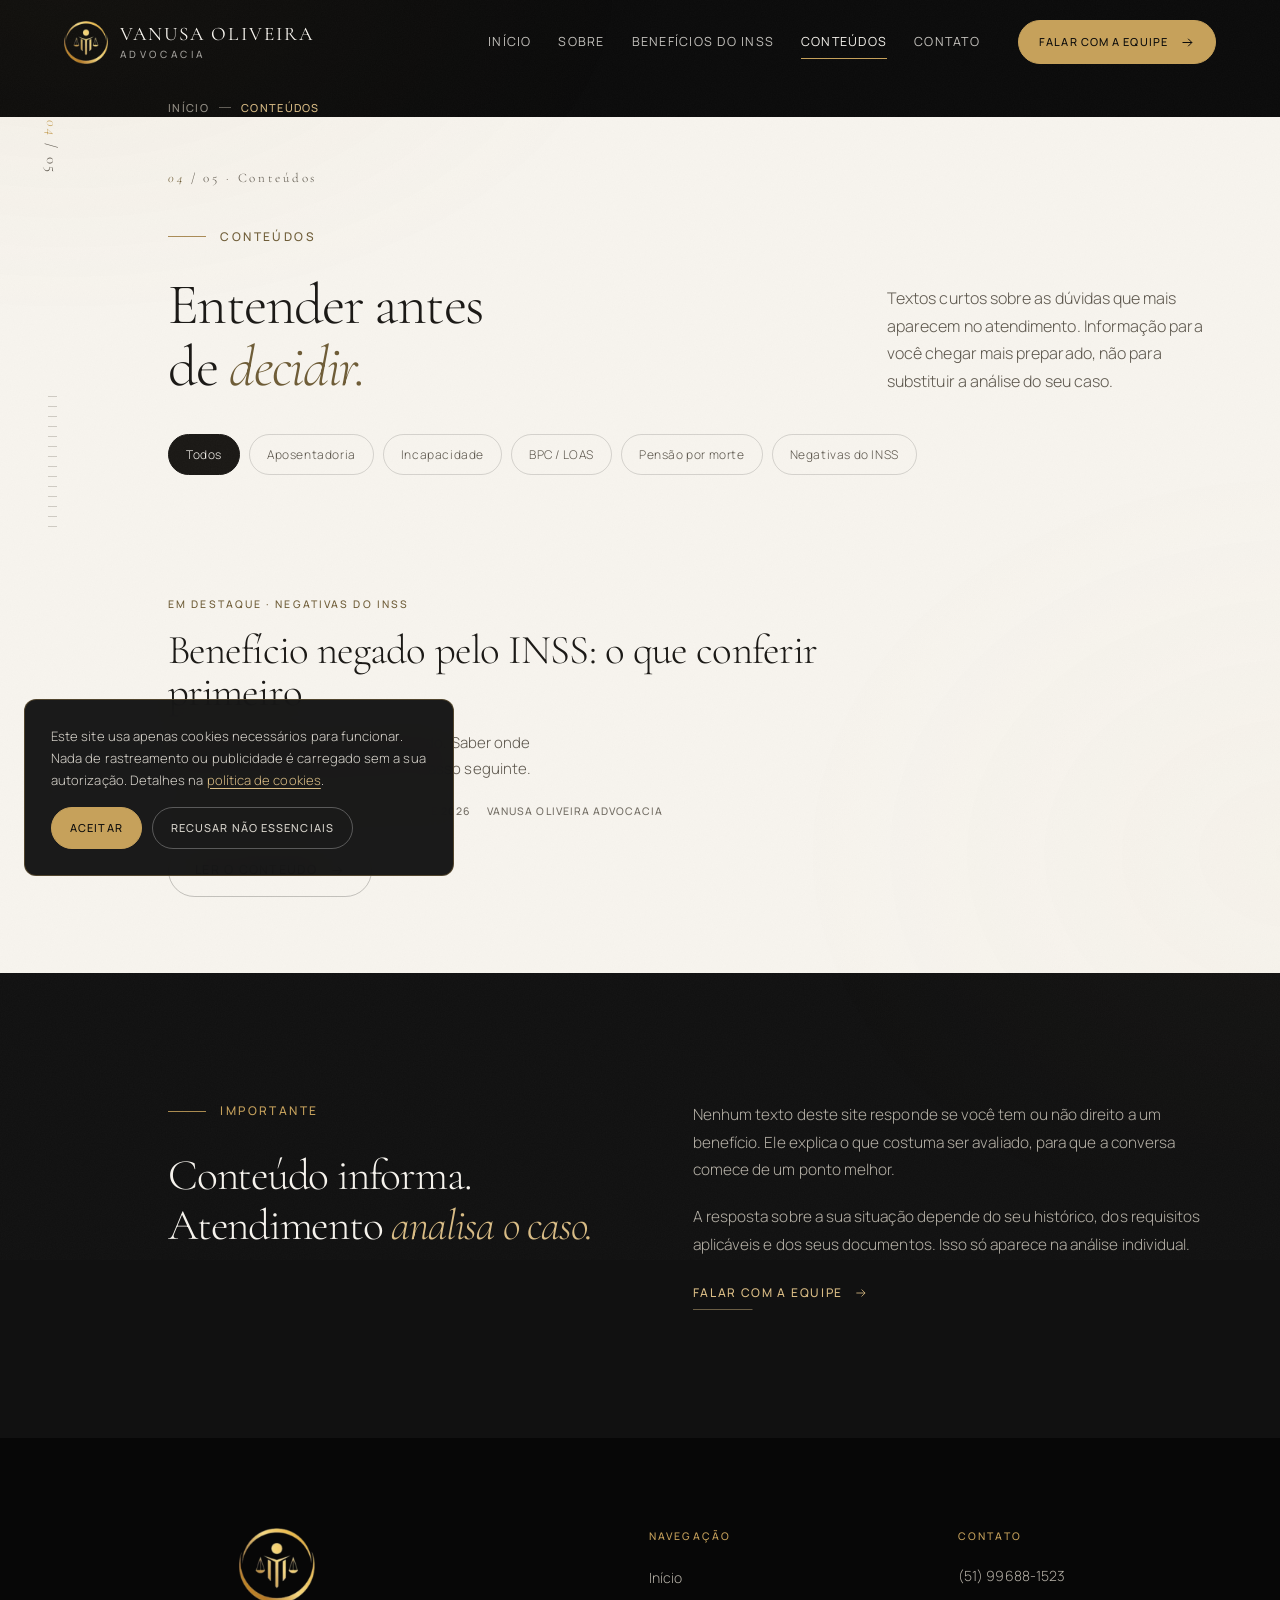
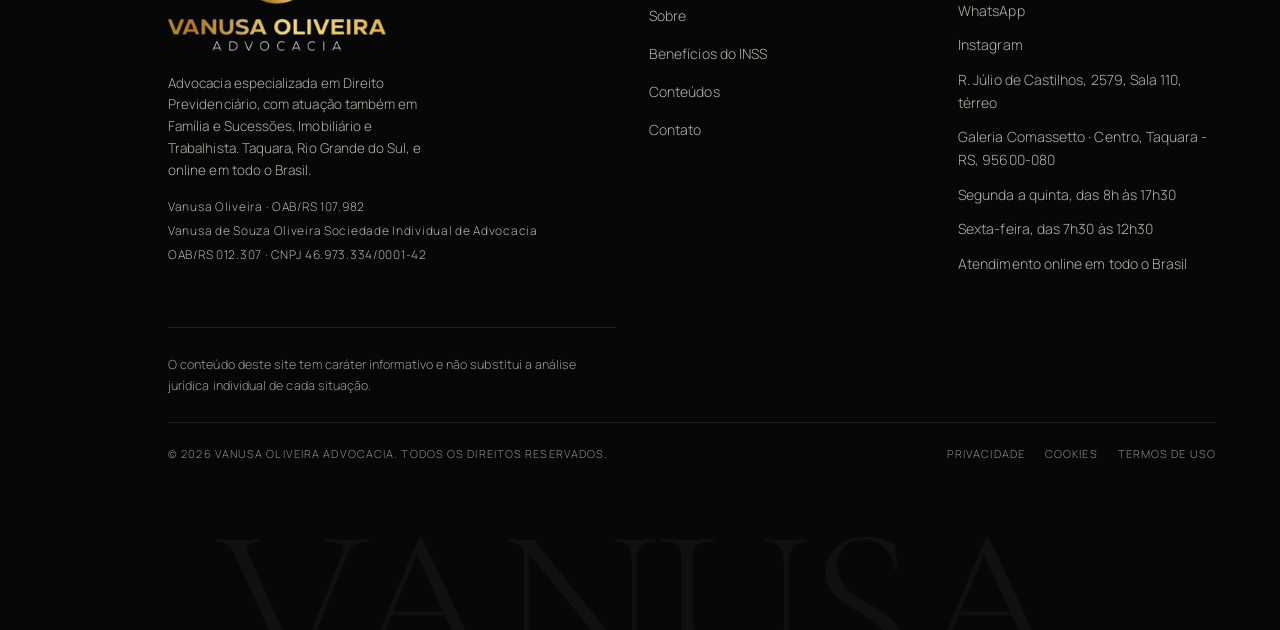
<file: site/conteudos.html>
<!doctype html>
<html lang="pt-BR">
<head>
<meta charset="utf-8">
<meta name="viewport" content="width=device-width,initial-scale=1">
<title>Conteúdos | Vanusa Oliveira Advocacia</title>
<meta name="description" content="Explicações sobre benefícios do INSS em linguagem simples: aposentadoria, incapacidade, BPC/LOAS, pensão por morte e negativas do INSS.">
<link rel="canonical" href="https://vanusaoliveiraadvocacia.com.br/conteudos.html">
<meta name="author" content="Vanusa Oliveira Advocacia">
<meta name="theme-color" content="#0B0B0B">
<meta name="robots" content="index,follow">

<meta property="og:type" content="website">
<meta property="og:locale" content="pt_BR">
<meta property="og:site_name" content="Vanusa Oliveira Advocacia">
<meta property="og:title" content="Conteúdos | Vanusa Oliveira Advocacia">
<meta property="og:description" content="Explicações sobre benefícios do INSS em linguagem simples: aposentadoria, incapacidade, BPC/LOAS, pensão por morte e negativas do INSS.">
<meta property="og:url" content="https://vanusaoliveiraadvocacia.com.br/conteudos.html">
<meta property="og:image" content="https://vanusaoliveiraadvocacia.com.br/assets/img/og.png">
<meta property="og:image:width" content="1200">
<meta property="og:image:height" content="630">
<meta name="twitter:card" content="summary_large_image">

<link rel="icon" href="favicon.ico" sizes="48x48 32x32 16x16">
<link rel="apple-touch-icon" href="assets/img/icone-180.png">
<link rel="manifest" href="manifest.webmanifest">

<link rel="preload" href="assets/fonts/cormorant-garamond-300-400.woff2" as="font" type="font/woff2" crossorigin>
<link rel="preload" href="assets/fonts/manrope-300-500.woff2" as="font" type="font/woff2" crossorigin>
<link rel="stylesheet" href="assets/css/site.css">
</head>
<body data-hero="light">
<script>document.body.dataset.hero='light'</script>


<a class="skip" href="#main">Ir para o conteúdo</a>

<div class="pt" id="pt" aria-hidden="true"></div>
<div class="prog" id="prog" aria-hidden="true"><i></i></div>
<div class="env" aria-hidden="true"><div class="env__grain"></div><div class="env__glow"></div></div>

<aside class="spine" aria-hidden="true">
  <span class="spine__idx"><b>04</b> / 05</span>
  <span class="spine__ticks" id="spineTicks"><i></i><i></i><i></i><i></i><i></i><i></i><i></i><i></i><i></i><i></i><i></i><i></i><i></i><i></i></span>
  <span class="spine__geo">Taquara / RS</span>
</aside>

<header class="hdr" id="hdr">
  <div class="hdr__in">
    <a class="brand" href="index.html" aria-label="Vanusa Oliveira Advocacia, ir para o início">
      <img class="brand__m" src="assets/img/emblema.webp" alt="" width="112" height="112" decoding="async">
      <span class="brand__t">
        <span class="brand__a">Vanusa Oliveira</span>
        <span class="brand__b">Advocacia</span>
      </span>
    </a>
    <nav class="nav" aria-label="Navegação principal">
      <ul>
        <li><a href="index.html">Início</a></li>
        <li><a href="sobre.html">Sobre</a></li>
        <li><a href="beneficios-inss.html">Benefícios do INSS</a></li>
        <li><a href="conteudos.html" class="is-active" aria-current="page">Conteúdos</a></li>
        <li><a href="contato.html">Contato</a></li>
      </ul>
    </nav>
    <div class="hdr__cta">
      <a class="btn btn--primary btn--sm" href="https://wa.me/5551996881523" target="_blank" rel="noopener">Falar com a equipe <svg viewBox="0 0 24 24" fill="none" stroke="currentColor" stroke-width="1.6" aria-hidden="true"><path d="M4 12h15M13 6l6 6-6 6"/></svg></a>
    </div>
    <button class="burger" id="burger" aria-expanded="false" aria-controls="mnav"><span class="vh">Abrir menu</span><i></i><i></i></button>
  </div>
</header>

<div class="mnav" id="mnav" aria-hidden="true">
  <ul>
    <li><a href="index.html"><span>01</span>Início</a></li>
    <li><a href="sobre.html"><span>02</span>Sobre</a></li>
    <li><a href="beneficios-inss.html"><span>03</span>Benefícios do INSS</a></li>
    <li><a href="conteudos.html" class="is-active"><span>04</span>Conteúdos</a></li>
    <li><a href="contato.html"><span>05</span>Contato</a></li>
  </ul>
  <div class="mnav__foot">
    <a class="btn btn--primary" href="https://wa.me/5551996881523" target="_blank" rel="noopener">Falar com a equipe <svg viewBox="0 0 24 24" fill="none" stroke="currentColor" stroke-width="1.6" aria-hidden="true"><path d="M4 12h15M13 6l6 6-6 6"/></svg></a>
    <span class="meta">R. Júlio de Castilhos, 2579 · Taquara / RS</span>
  </div>
</div>

<main id="main" tabindex="-1">

  <nav class="crumb wrap" aria-label="Trilha de navegação"><ol><li><a href="index.html">Início</a></li><li><span aria-current="page">Conteúdos</span></li></ol></nav>

  <section class="phero on-light" style="padding-top:clamp(28px,3vw,44px)">
    <div class="wrap">
      <p class="phero__idx"><b>04</b> / 05 · Conteúdos</p>
      <div class="phero__grid">
        <div>
          <p class="eyebrow">Conteúdos</p>
          <h1 class="display">
            <span class="ln"><span>Entender antes</span></span>
            <span class="ln"><span>de <span class="acc">decidir.</span></span></span>
          </h1>
        </div>
        <div>
          <p class="lede rv" style="margin-top:0">Textos curtos sobre as dúvidas que mais aparecem no
             atendimento. Informação para você chegar mais preparado, não para substituir a análise do seu caso.</p>
        </div>
      </div>

      <div class="filters rv" role="group" aria-label="Filtrar conteúdos por tema">
        <button type="button" data-cat="todos" aria-pressed="true">Todos</button>
        <button type="button" data-cat="aposentadoria" aria-pressed="false">Aposentadoria</button>
        <button type="button" data-cat="incapacidade" aria-pressed="false">Incapacidade</button>
        <button type="button" data-cat="bpc" aria-pressed="false">BPC / LOAS</button>
        <button type="button" data-cat="pensao" aria-pressed="false">Pensão por morte</button>
        <button type="button" data-cat="negativas" aria-pressed="false">Negativas do INSS</button>
      </div>
      <p class="vh" id="artLive" role="status" aria-live="polite"></p>
    </div>
  </section>

  <!-- ============ DESTAQUE ============ -->
  <section class="sec sec--tight on-light" id="featBlock" data-cat="negativas"
           style="padding-top:clamp(30px,3.4vw,48px);scroll-margin-top:clamp(128px,15vh,164px)">
    <div class="wrap">
      <div class="feat">
        <div class="rv">
          <p class="feat__k">Em destaque · Negativas do INSS</p>
          <h2 class="feat__t">Benefício negado pelo INSS: o que conferir primeiro</h2>
          <p class="feat__d">Toda negativa traz um motivo registrado. Saber onde encontrá-lo muda completamente o passo seguinte.</p>
          <p class="art__m" style="border:0;padding:0;margin-bottom:24px">
            <span>6 min de leitura</span><span>Revisado em agosto de 2026</span><span>Vanusa Oliveira Advocacia</span>
          </p>
          <a class="btn btn--ghost" href="conteudo-beneficio-negado.html">Ler o conteúdo <svg viewBox="0 0 24 24" fill="none" stroke="currentColor" stroke-width="1.6" aria-hidden="true"><path d="M4 12h15M13 6l6 6-6 6"/></svg></a>
        </div>
      </div>
    </div>
  </section>

      <section class="sec sec--tight on-paper area" data-cat="aposentadoria" hidden>
        <div class="wrap">
          <div class="area__g">
            <figure class="plate plate--photo area__f"><img src="assets/img/beneficio-aposentadoria.webp" alt="Imagem ilustrativa sobre aposentadoria e tempo de contribuição" width="1200" height="900" srcset="assets/img/beneficio-aposentadoria-640.webp 640w, assets/img/beneficio-aposentadoria.webp 1200w" sizes="(min-width:900px) 42vw, 92vw" loading="lazy" decoding="async"><span class="plate__marks" aria-hidden="true"><i></i><i></i><i></i><i></i></span><figcaption class="plate__cap"><span>Imagem ilustrativa</span></figcaption></figure>
            <div>
              <p class="eyebrow">Sobre esta área</p>
              <h2 class="area__t">Aposentadoria e tempo de contribuição</h2>
              <p class="area__d">A maior parte das dúvidas nesta área nasce do extrato: períodos que somem, vínculos registrados de forma incorreta, tempo antigo que ninguém sabe se conta. Antes de pedir, vale conferir o que o INSS enxerga do seu histórico.</p>
              <ul class="area__l">
            <li>O extrato do CNIS nem sempre reflete tudo o que foi trabalhado</li>
            <li>Períodos rurais, especiais e sem registro têm comprovação própria</li>
            <li>A data do pedido influencia o resultado do cálculo</li>
              </ul>
              <p class="mt"><a class="tlink" href="beneficios-inss.html#aposentadorias">Ver a explicação completa <svg viewBox="0 0 24 24" fill="none" stroke="currentColor" stroke-width="1.4" aria-hidden="true"><path d="M4 12h15M13 6l6 6-6 6"/></svg></a></p>
              <p class="area__w">Isto é orientação geral. Cada situação depende de requisitos,
                 histórico e documentação, e exige análise individual.</p>
            </div>
          </div>
        </div>
      </section>
      <section class="sec sec--tight on-paper area" data-cat="incapacidade" hidden>
        <div class="wrap">
          <div class="area__g">
            <figure class="plate plate--photo area__f"><img src="assets/img/beneficio-incapacidade.webp" alt="Imagem ilustrativa sobre afastamento por questões de saúde" width="1200" height="900" srcset="assets/img/beneficio-incapacidade-640.webp 640w, assets/img/beneficio-incapacidade.webp 1200w" sizes="(min-width:900px) 42vw, 92vw" loading="lazy" decoding="async"><span class="plate__marks" aria-hidden="true"><i></i><i></i><i></i><i></i></span><figcaption class="plate__cap"><span>Imagem ilustrativa</span></figcaption></figure>
            <div>
              <p class="eyebrow">Sobre esta área</p>
              <h2 class="area__t">Afastamento por questões de saúde</h2>
              <p class="area__d">Aqui a documentação médica é o centro de tudo. O que costuma pesar não é o diagnóstico isolado, e sim o histórico: desde quando, com que tratamento, com que efeito sobre o trabalho que a pessoa faz.</p>
              <ul class="area__l">
            <li>Relatórios com data, CID e histórico contam mais do que um atestado solto</li>
            <li>A perícia avalia capacidade para o trabalho, não a doença em si</li>
            <li>Sequela permanente depois de acidente tem análise própria</li>
              </ul>
              <p class="mt"><a class="tlink" href="beneficios-inss.html#incapacidade">Ver a explicação completa <svg viewBox="0 0 24 24" fill="none" stroke="currentColor" stroke-width="1.4" aria-hidden="true"><path d="M4 12h15M13 6l6 6-6 6"/></svg></a></p>
              <p class="area__w">Isto é orientação geral. Cada situação depende de requisitos,
                 histórico e documentação, e exige análise individual.</p>
            </div>
          </div>
        </div>
      </section>
      <section class="sec sec--tight on-paper area" data-cat="bpc" hidden>
        <div class="wrap">
          <div class="area__g">
            <figure class="plate plate--photo area__f"><img src="assets/img/beneficio-bpc.webp" alt="Imagem ilustrativa sobre bpc / loas, o benefício assistencial" width="1200" height="900" srcset="assets/img/beneficio-bpc-640.webp 640w, assets/img/beneficio-bpc.webp 1200w" sizes="(min-width:900px) 42vw, 92vw" loading="lazy" decoding="async"><span class="plate__marks" aria-hidden="true"><i></i><i></i><i></i><i></i></span><figcaption class="plate__cap"><span>Imagem ilustrativa</span></figcaption></figure>
            <div>
              <p class="eyebrow">Sobre esta área</p>
              <h2 class="area__t">BPC / LOAS, o benefício assistencial</h2>
              <p class="area__d">É o que mais gera confusão, porque não é aposentadoria e não depende de ter contribuído. Os requisitos são outros, ligados à idade ou à deficiência e à situação do grupo familiar.</p>
              <ul class="area__l">
            <li>Não exige tempo de contribuição</li>
            <li>A renda considerada é a do grupo familiar, não só a da pessoa</li>
            <li>O Cadastro Único precisa estar atualizado</li>
              </ul>
              <p class="mt"><a class="tlink" href="beneficios-inss.html#bpc">Ver a explicação completa <svg viewBox="0 0 24 24" fill="none" stroke="currentColor" stroke-width="1.4" aria-hidden="true"><path d="M4 12h15M13 6l6 6-6 6"/></svg></a></p>
              <p class="area__w">Isto é orientação geral. Cada situação depende de requisitos,
                 histórico e documentação, e exige análise individual.</p>
            </div>
          </div>
        </div>
      </section>
      <section class="sec sec--tight on-paper area" data-cat="pensao" hidden>
        <div class="wrap">
          <div class="area__g">
            <figure class="plate plate--photo area__f"><img src="assets/img/beneficio-pensao.webp" alt="Imagem ilustrativa sobre pensão por morte e salário-maternidade" width="1200" height="900" srcset="assets/img/beneficio-pensao-640.webp 640w, assets/img/beneficio-pensao.webp 1200w" sizes="(min-width:900px) 42vw, 92vw" loading="lazy" decoding="async"><span class="plate__marks" aria-hidden="true"><i></i><i></i><i></i><i></i></span><figcaption class="plate__cap"><span>Imagem ilustrativa</span></figcaption></figure>
            <div>
              <p class="eyebrow">Sobre esta área</p>
              <h2 class="area__t">Pensão por morte e salário-maternidade</h2>
              <p class="area__d">Nos dois casos a pergunta prática é a mesma: como se comprova o que já é evidente para a família. União estável sem papel, dependência econômica, qualidade de segurada no período certo.</p>
              <ul class="area__l">
            <li>União estável se comprova por um conjunto de documentos, não por um só</li>
            <li>Filhos e cônjuge podem figurar ao mesmo tempo, com regras próprias</li>
            <li>Quem trabalha por conta própria tem caminho específico</li>
              </ul>
              <p class="mt"><a class="tlink" href="beneficios-inss.html#familia">Ver a explicação completa <svg viewBox="0 0 24 24" fill="none" stroke="currentColor" stroke-width="1.4" aria-hidden="true"><path d="M4 12h15M13 6l6 6-6 6"/></svg></a></p>
              <p class="area__w">Isto é orientação geral. Cada situação depende de requisitos,
                 histórico e documentação, e exige análise individual.</p>
            </div>
          </div>
        </div>
      </section>
      <section class="sec sec--tight on-paper area" data-cat="negativas" hidden>
        <div class="wrap">
          <div class="area__g">
            <figure class="plate plate--photo area__f"><img src="assets/img/beneficio-negativa.webp" alt="Imagem ilustrativa sobre pedido negado, suspenso ou com valor duvidoso" width="1200" height="900" srcset="assets/img/beneficio-negativa-640.webp 640w, assets/img/beneficio-negativa.webp 1200w" sizes="(min-width:900px) 42vw, 92vw" loading="lazy" decoding="async"><span class="plate__marks" aria-hidden="true"><i></i><i></i><i></i><i></i></span><figcaption class="plate__cap"><span>Imagem ilustrativa</span></figcaption></figure>
            <div>
              <p class="eyebrow">Sobre esta área</p>
              <h2 class="area__t">Pedido negado, suspenso ou com valor duvidoso</h2>
              <p class="area__d">Toda negativa traz um motivo registrado, e ele muda completamente o passo seguinte. Ler a carta de decisão antes de qualquer coisa evita refazer um pedido pelo mesmo caminho que já falhou.</p>
              <ul class="area__l">
            <li>O motivo da negativa está escrito na carta de decisão</li>
            <li>Existem prazos, e eles começam a correr da ciência da decisão</li>
            <li>Valor recebido a menor é assunto de revisão, não de novo pedido</li>
              </ul>
              <p class="mt"><a class="tlink" href="beneficios-inss.html#revisoes">Ver a explicação completa <svg viewBox="0 0 24 24" fill="none" stroke="currentColor" stroke-width="1.4" aria-hidden="true"><path d="M4 12h15M13 6l6 6-6 6"/></svg></a></p>
              <p class="area__w">Isto é orientação geral. Cada situação depende de requisitos,
                 histórico e documentação, e exige análise individual.</p>
            </div>
          </div>
        </div>
      </section>

  <!-- ============ GRADE ============ -->


  <!-- ============ CONTEÚDO x ATENDIMENTO ============ -->
  <section class="sec on-dark">
    <div class="wrap">
      <div class="duo">
        <div class="duo__k">
          <p class="eyebrow">Importante</p>
          <h2 class="display display--sm lim">
            <span class="ln"><span>Conteúdo informa.</span></span>
            <span class="ln"><span>Atendimento <span class="acc">analisa o caso.</span></span></span>
          </h2>
        </div>
        <div class="prose rv">
          <p>Nenhum texto deste site responde se você tem ou não direito a um benefício. Ele explica o
             que costuma ser avaliado, para que a conversa comece de um ponto melhor.</p>
          <p>A resposta sobre a sua situação depende do seu histórico, dos requisitos aplicáveis e dos
             seus documentos. Isso só aparece na análise individual.</p>
          <p class="mt"><a class="tlink" href="https://wa.me/5551996881523" target="_blank" rel="noopener">Falar com a equipe <svg viewBox="0 0 24 24" fill="none" stroke="currentColor" stroke-width="1.4" aria-hidden="true"><path d="M4 12h15M13 6l6 6-6 6"/></svg></a></p>
        </div>
      </div>
    </div>
  </section>

</main>

<a class="wafloat" id="wafloat" href="https://wa.me/5551996881523" target="_blank" rel="noopener"><svg viewBox="0 0 24 24" aria-hidden="true"><path d="M12.04 2A9.9 9.9 0 0 0 2.15 11.9c0 1.75.46 3.45 1.32 4.95L2 22l5.3-1.39a9.9 9.9 0 0 0 4.74 1.2h.01A9.9 9.9 0 0 0 12.04 2Zm0 18.14h-.01a8.2 8.2 0 0 1-4.19-1.15l-.3-.18-3.12.82.83-3.05-.2-.31a8.2 8.2 0 1 1 6.99 3.87Zm4.5-6.14c-.25-.12-1.46-.72-1.69-.8-.22-.09-.39-.13-.55.12-.16.25-.63.8-.78.96-.14.16-.29.19-.53.06a6.7 6.7 0 0 1-3.31-2.9c-.25-.43.25-.4.71-1.32.08-.16.04-.3-.02-.42-.06-.12-.55-1.33-.76-1.82-.2-.48-.4-.41-.55-.42h-.47a.9.9 0 0 0-.65.3c-.22.25-.85.83-.85 2.02s.87 2.35.99 2.51c.12.16 1.71 2.62 4.15 3.671.54.67 2.15.72 2.92.61.47-.07 1.46-.6 1.66-1.17.21-.58.21-1.07.15-1.17-.06-.11-.22-.17-.47-.29Z"/></svg><span>Falar com a equipe</span></a>

<div class="ck" id="ck" role="dialog" aria-live="polite" aria-label="Aviso sobre cookies">
  <p>Este site usa apenas cookies necessários para funcionar. Nada de rastreamento ou publicidade é
     carregado sem a sua autorização. Detalhes na <a href="cookies.html">política de cookies</a>.</p>
  <div class="ck__row">
    <button class="btn btn--primary btn--sm" type="button" data-ck="ok">Aceitar</button>
    <button class="btn btn--ghost btn--sm" type="button" data-ck="no">Recusar não essenciais</button>
  </div>
</div>

<footer class="foot">
  <span class="foot__wm" aria-hidden="true" data-wm="VANUSA"></span>
  <div class="wrap">
    <div class="foot__grid">
      <div class="foot__brand">
        <img class="foot__logo" src="assets/img/logo.webp"
             alt="Vanusa Oliveira Advocacia" width="584" height="329" loading="lazy" decoding="async">
        <p class="foot__pos">Advocacia especializada em Direito Previdenciário, com atuação também em
           Família e Sucessões, Imobiliário e Trabalhista. Taquara, Rio Grande do Sul, e online em todo o Brasil.</p>
        <p class="foot__oab">
          <span>Vanusa Oliveira · OAB/RS 107.982</span>
          <span>Vanusa de Souza Oliveira Sociedade Individual de Advocacia</span>
          <span>OAB/RS 012.307 · CNPJ 46.973.334/0001-42</span>
        </p>
      </div>
      <nav aria-label="Navegação do rodapé">
        <h2>Navegação</h2>
        <ul>
          <li><a href="index.html">Início</a></li>
          <li><a href="sobre.html">Sobre</a></li>
          <li><a href="beneficios-inss.html">Benefícios do INSS</a></li>
          <li><a href="conteudos.html">Conteúdos</a></li>
          <li><a href="contato.html">Contato</a></li>
        </ul>
      </nav>
      <div>
        <h2>Contato</h2>
        <div class="foot__c">
          <a href="tel:+5551996881523">(51) 99688-1523</a>
          <a href="https://wa.me/5551996881523" target="_blank" rel="noopener">WhatsApp <span class="vh">(abre em nova aba)</span></a>
          <a href="https://www.instagram.com/vanusaoliveiraadvocacia/" target="_blank" rel="noopener">Instagram <span class="vh">(abre em nova aba)</span></a>
          <span>R. Júlio de Castilhos, 2579, Sala 110, térreo</span>
          <span>Galeria Comassetto · Centro, Taquara - RS, 95600-080</span>
          <span>Segunda a quinta, das 8h às 17h30</span>
          <span>Sexta-feira, das 7h30 às 12h30</span>
          <span>Atendimento online em todo o Brasil</span>
        </div>
      </div>
    </div>
    <p class="foot__note">O conteúdo deste site tem caráter informativo e não substitui a análise
       jurídica individual de cada situação.</p>
    <div class="foot__bot">
      <span>© 2026 Vanusa Oliveira Advocacia. Todos os direitos reservados.</span>
      <span class="foot__legal">
        <a href="privacidade.html">Privacidade</a>
        <a href="cookies.html">Cookies</a>
        <a href="termos.html">Termos de uso</a>
      </span>
    </div>
  </div>
</footer>

<script src="assets/js/site.js" defer></script>
</body>
</html>
</file>
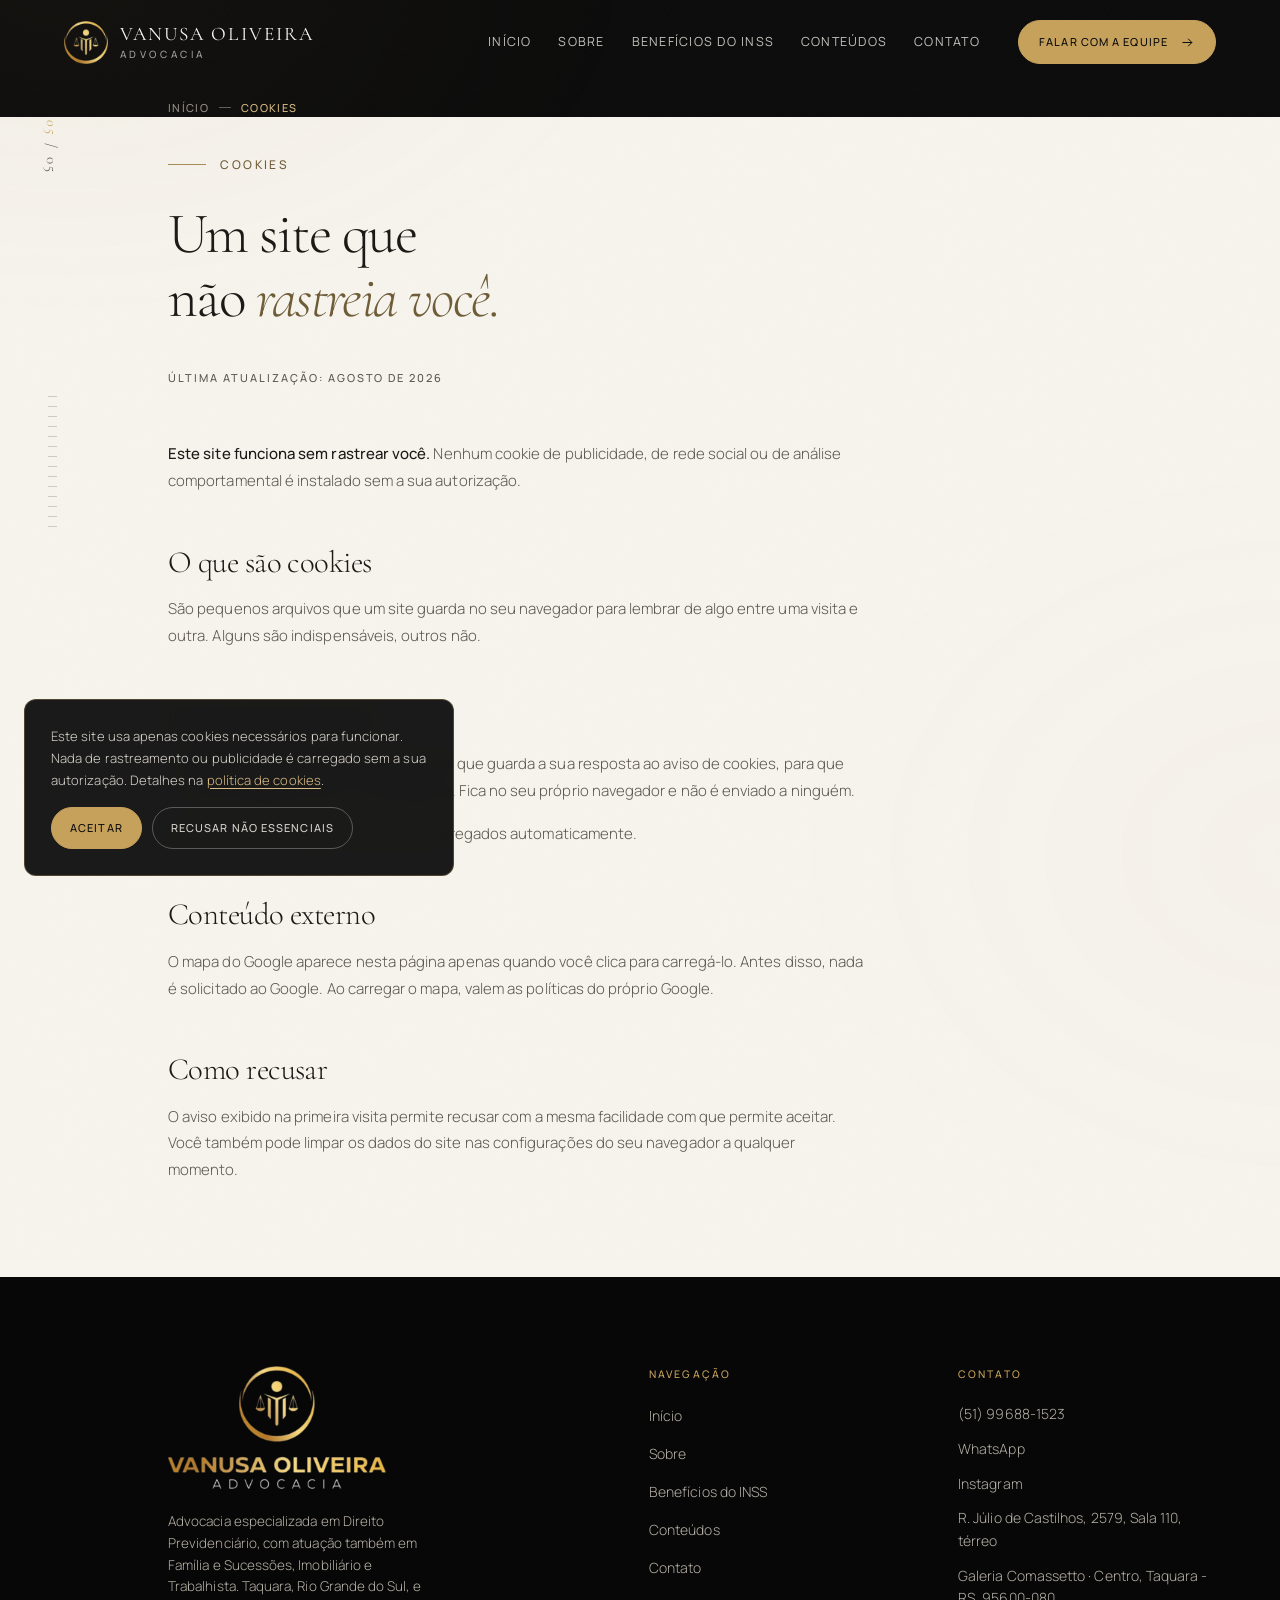
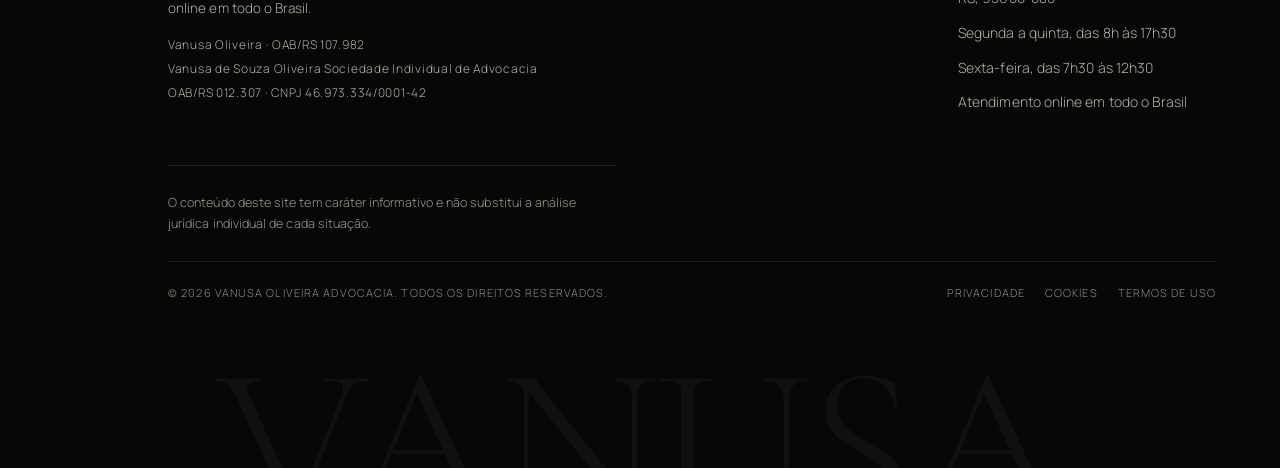
<file: site/cookies.html>
<!doctype html>
<html lang="pt-BR">
<head>
<meta charset="utf-8">
<meta name="viewport" content="width=device-width,initial-scale=1">
<title>Política de Cookies | Vanusa Oliveira Advocacia</title>
<meta name="description" content="Quais cookies este site utiliza e como você pode controlá-los.">
<link rel="canonical" href="https://vanusaoliveiraadvocacia.com.br/cookies.html">
<meta name="author" content="Vanusa Oliveira Advocacia">
<meta name="theme-color" content="#0B0B0B">
<meta name="robots" content="index,follow">

<meta property="og:type" content="website">
<meta property="og:locale" content="pt_BR">
<meta property="og:site_name" content="Vanusa Oliveira Advocacia">
<meta property="og:title" content="Política de Cookies | Vanusa Oliveira Advocacia">
<meta property="og:description" content="Quais cookies este site utiliza e como você pode controlá-los.">
<meta property="og:url" content="https://vanusaoliveiraadvocacia.com.br/cookies.html">
<meta property="og:image" content="https://vanusaoliveiraadvocacia.com.br/assets/img/og.png">
<meta property="og:image:width" content="1200">
<meta property="og:image:height" content="630">
<meta name="twitter:card" content="summary_large_image">

<link rel="icon" href="favicon.ico" sizes="48x48 32x32 16x16">
<link rel="apple-touch-icon" href="assets/img/icone-180.png">
<link rel="manifest" href="manifest.webmanifest">

<link rel="preload" href="assets/fonts/cormorant-garamond-300-400.woff2" as="font" type="font/woff2" crossorigin>
<link rel="preload" href="assets/fonts/manrope-300-500.woff2" as="font" type="font/woff2" crossorigin>
<link rel="stylesheet" href="assets/css/site.css">
</head>
<body data-hero="light">
<script>document.body.dataset.hero='light'</script>


<a class="skip" href="#main">Ir para o conteúdo</a>

<div class="pt" id="pt" aria-hidden="true"></div>
<div class="prog" id="prog" aria-hidden="true"><i></i></div>
<div class="env" aria-hidden="true"><div class="env__grain"></div><div class="env__glow"></div></div>

<aside class="spine" aria-hidden="true">
  <span class="spine__idx"><b>05</b> / 05</span>
  <span class="spine__ticks" id="spineTicks"><i></i><i></i><i></i><i></i><i></i><i></i><i></i><i></i><i></i><i></i><i></i><i></i><i></i><i></i></span>
  <span class="spine__geo">Taquara / RS</span>
</aside>

<header class="hdr" id="hdr">
  <div class="hdr__in">
    <a class="brand" href="index.html" aria-label="Vanusa Oliveira Advocacia, ir para o início">
      <img class="brand__m" src="assets/img/emblema.webp" alt="" width="112" height="112" decoding="async">
      <span class="brand__t">
        <span class="brand__a">Vanusa Oliveira</span>
        <span class="brand__b">Advocacia</span>
      </span>
    </a>
    <nav class="nav" aria-label="Navegação principal">
      <ul>
        <li><a href="index.html">Início</a></li>
        <li><a href="sobre.html">Sobre</a></li>
        <li><a href="beneficios-inss.html">Benefícios do INSS</a></li>
        <li><a href="conteudos.html">Conteúdos</a></li>
        <li><a href="contato.html">Contato</a></li>
      </ul>
    </nav>
    <div class="hdr__cta">
      <a class="btn btn--primary btn--sm" href="https://wa.me/5551996881523" target="_blank" rel="noopener">Falar com a equipe <svg viewBox="0 0 24 24" fill="none" stroke="currentColor" stroke-width="1.6" aria-hidden="true"><path d="M4 12h15M13 6l6 6-6 6"/></svg></a>
    </div>
    <button class="burger" id="burger" aria-expanded="false" aria-controls="mnav"><span class="vh">Abrir menu</span><i></i><i></i></button>
  </div>
</header>

<div class="mnav" id="mnav" aria-hidden="true">
  <ul>
    <li><a href="index.html"><span>01</span>Início</a></li>
    <li><a href="sobre.html"><span>02</span>Sobre</a></li>
    <li><a href="beneficios-inss.html"><span>03</span>Benefícios do INSS</a></li>
    <li><a href="conteudos.html"><span>04</span>Conteúdos</a></li>
    <li><a href="contato.html"><span>05</span>Contato</a></li>
  </ul>
  <div class="mnav__foot">
    <a class="btn btn--primary" href="https://wa.me/5551996881523" target="_blank" rel="noopener">Falar com a equipe <svg viewBox="0 0 24 24" fill="none" stroke="currentColor" stroke-width="1.6" aria-hidden="true"><path d="M4 12h15M13 6l6 6-6 6"/></svg></a>
    <span class="meta">R. Júlio de Castilhos, 2579 · Taquara / RS</span>
  </div>
</div>

<main id="main" tabindex="-1">

  <nav class="crumb wrap" aria-label="Trilha de navegação"><ol><li><a href="index.html">Início</a></li><li><span aria-current="page">Cookies</span></li></ol></nav>

  <section class="phero on-light" style="padding-top:clamp(28px,3vw,44px);padding-bottom:clamp(30px,3.4vw,50px)">
    <div class="wrap">
      <p class="eyebrow">Cookies</p>
      <h1 class="display display--md" style="max-width:14em">
            <span class="ln"><span>Um site que</span></span>
            <span class="ln"><span>não <span class="acc">rastreia você.</span></span></span>
      </h1>
      <p class="meta rv mt">Última atualização: agosto de 2026</p>
    </div>
  </section>

  <section class="sec sec--tight on-light" style="padding-top:0">
    <div class="wrap">
      <div class="legal rv">
        <p><strong>Este site funciona sem rastrear você.</strong> Nenhum cookie de publicidade,
           de rede social ou de análise comportamental é instalado sem a sua autorização.</p>

        <h2>O que são cookies</h2>
        <p>São pequenos arquivos que um site guarda no seu navegador para lembrar de algo entre uma
           visita e outra. Alguns são indispensáveis, outros não.</p>

        <h2>O que este site usa</h2>
        <ul>
          <li><strong>Preferência de aviso:</strong> um registro local que guarda a sua resposta ao
              aviso de cookies, para que ele não apareça de novo a cada página. Fica no seu próprio
              navegador e não é enviado a ninguém.</li>
        </ul>
        <p>É só isso. Não há cookies de terceiros carregados automaticamente.</p>

        <h2>Conteúdo externo</h2>
        <p>O mapa do Google aparece nesta página apenas quando você clica para carregá-lo. Antes disso,
           nada é solicitado ao Google. Ao carregar o mapa, valem as políticas do próprio Google.</p>

        <h2>Como recusar</h2>
        <p>O aviso exibido na primeira visita permite recusar com a mesma facilidade com que permite
           aceitar. Você também pode limpar os dados do site nas configurações do seu navegador a
           qualquer momento.</p>
      </div>
    </div>
  </section>

</main>

<a class="wafloat" id="wafloat" href="https://wa.me/5551996881523" target="_blank" rel="noopener"><svg viewBox="0 0 24 24" aria-hidden="true"><path d="M12.04 2A9.9 9.9 0 0 0 2.15 11.9c0 1.75.46 3.45 1.32 4.95L2 22l5.3-1.39a9.9 9.9 0 0 0 4.74 1.2h.01A9.9 9.9 0 0 0 12.04 2Zm0 18.14h-.01a8.2 8.2 0 0 1-4.19-1.15l-.3-.18-3.12.82.83-3.05-.2-.31a8.2 8.2 0 1 1 6.99 3.87Zm4.5-6.14c-.25-.12-1.46-.72-1.69-.8-.22-.09-.39-.13-.55.12-.16.25-.63.8-.78.96-.14.16-.29.19-.53.06a6.7 6.7 0 0 1-3.31-2.9c-.25-.43.25-.4.71-1.32.08-.16.04-.3-.02-.42-.06-.12-.55-1.33-.76-1.82-.2-.48-.4-.41-.55-.42h-.47a.9.9 0 0 0-.65.3c-.22.25-.85.83-.85 2.02s.87 2.35.99 2.51c.12.16 1.71 2.62 4.15 3.671.54.67 2.15.72 2.92.61.47-.07 1.46-.6 1.66-1.17.21-.58.21-1.07.15-1.17-.06-.11-.22-.17-.47-.29Z"/></svg><span>Falar com a equipe</span></a>

<div class="ck" id="ck" role="dialog" aria-live="polite" aria-label="Aviso sobre cookies">
  <p>Este site usa apenas cookies necessários para funcionar. Nada de rastreamento ou publicidade é
     carregado sem a sua autorização. Detalhes na <a href="cookies.html">política de cookies</a>.</p>
  <div class="ck__row">
    <button class="btn btn--primary btn--sm" type="button" data-ck="ok">Aceitar</button>
    <button class="btn btn--ghost btn--sm" type="button" data-ck="no">Recusar não essenciais</button>
  </div>
</div>

<footer class="foot">
  <span class="foot__wm" aria-hidden="true" data-wm="VANUSA"></span>
  <div class="wrap">
    <div class="foot__grid">
      <div class="foot__brand">
        <img class="foot__logo" src="assets/img/logo.webp"
             alt="Vanusa Oliveira Advocacia" width="584" height="329" loading="lazy" decoding="async">
        <p class="foot__pos">Advocacia especializada em Direito Previdenciário, com atuação também em
           Família e Sucessões, Imobiliário e Trabalhista. Taquara, Rio Grande do Sul, e online em todo o Brasil.</p>
        <p class="foot__oab">
          <span>Vanusa Oliveira · OAB/RS 107.982</span>
          <span>Vanusa de Souza Oliveira Sociedade Individual de Advocacia</span>
          <span>OAB/RS 012.307 · CNPJ 46.973.334/0001-42</span>
        </p>
      </div>
      <nav aria-label="Navegação do rodapé">
        <h2>Navegação</h2>
        <ul>
          <li><a href="index.html">Início</a></li>
          <li><a href="sobre.html">Sobre</a></li>
          <li><a href="beneficios-inss.html">Benefícios do INSS</a></li>
          <li><a href="conteudos.html">Conteúdos</a></li>
          <li><a href="contato.html">Contato</a></li>
        </ul>
      </nav>
      <div>
        <h2>Contato</h2>
        <div class="foot__c">
          <a href="tel:+5551996881523">(51) 99688-1523</a>
          <a href="https://wa.me/5551996881523" target="_blank" rel="noopener">WhatsApp <span class="vh">(abre em nova aba)</span></a>
          <a href="https://www.instagram.com/vanusaoliveiraadvocacia/" target="_blank" rel="noopener">Instagram <span class="vh">(abre em nova aba)</span></a>
          <span>R. Júlio de Castilhos, 2579, Sala 110, térreo</span>
          <span>Galeria Comassetto · Centro, Taquara - RS, 95600-080</span>
          <span>Segunda a quinta, das 8h às 17h30</span>
          <span>Sexta-feira, das 7h30 às 12h30</span>
          <span>Atendimento online em todo o Brasil</span>
        </div>
      </div>
    </div>
    <p class="foot__note">O conteúdo deste site tem caráter informativo e não substitui a análise
       jurídica individual de cada situação.</p>
    <div class="foot__bot">
      <span>© 2026 Vanusa Oliveira Advocacia. Todos os direitos reservados.</span>
      <span class="foot__legal">
        <a href="privacidade.html">Privacidade</a>
        <a href="cookies.html">Cookies</a>
        <a href="termos.html">Termos de uso</a>
      </span>
    </div>
  </div>
</footer>

<script src="assets/js/site.js" defer></script>
</body>
</html>
</file>
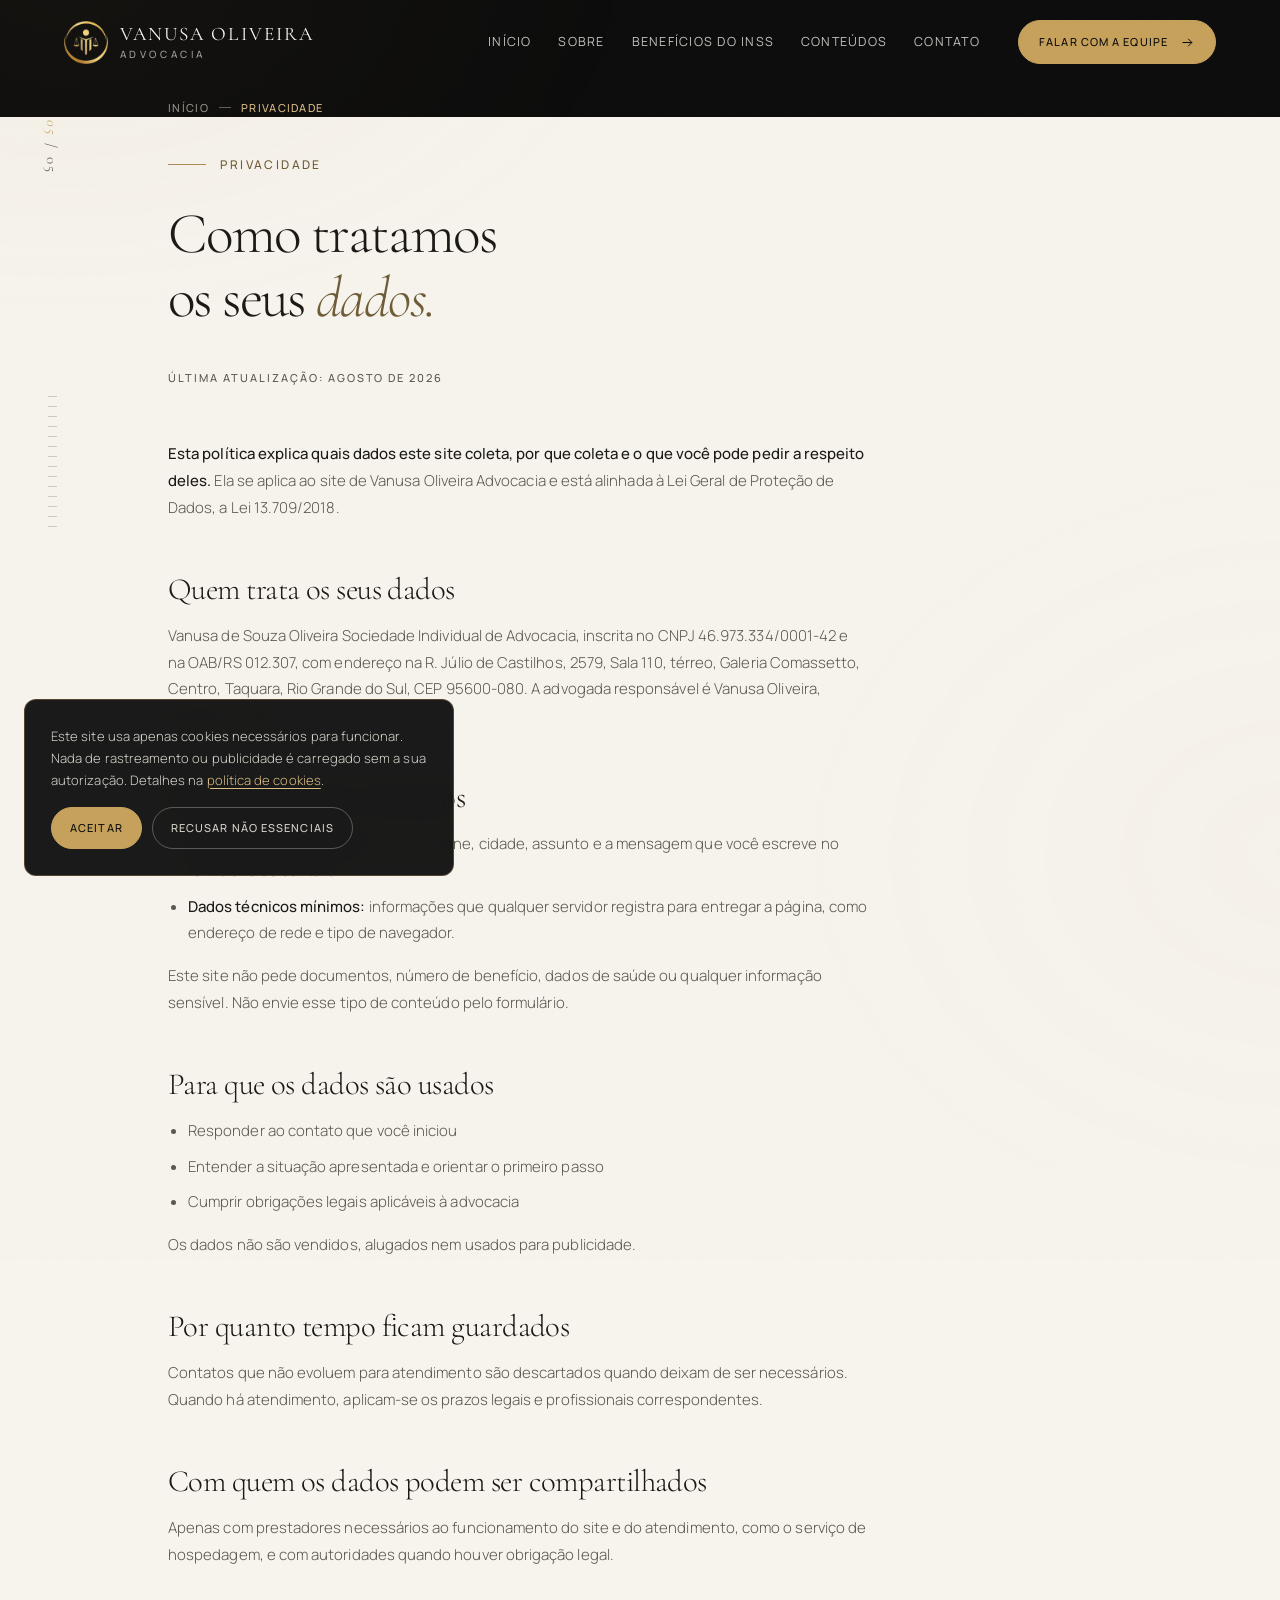
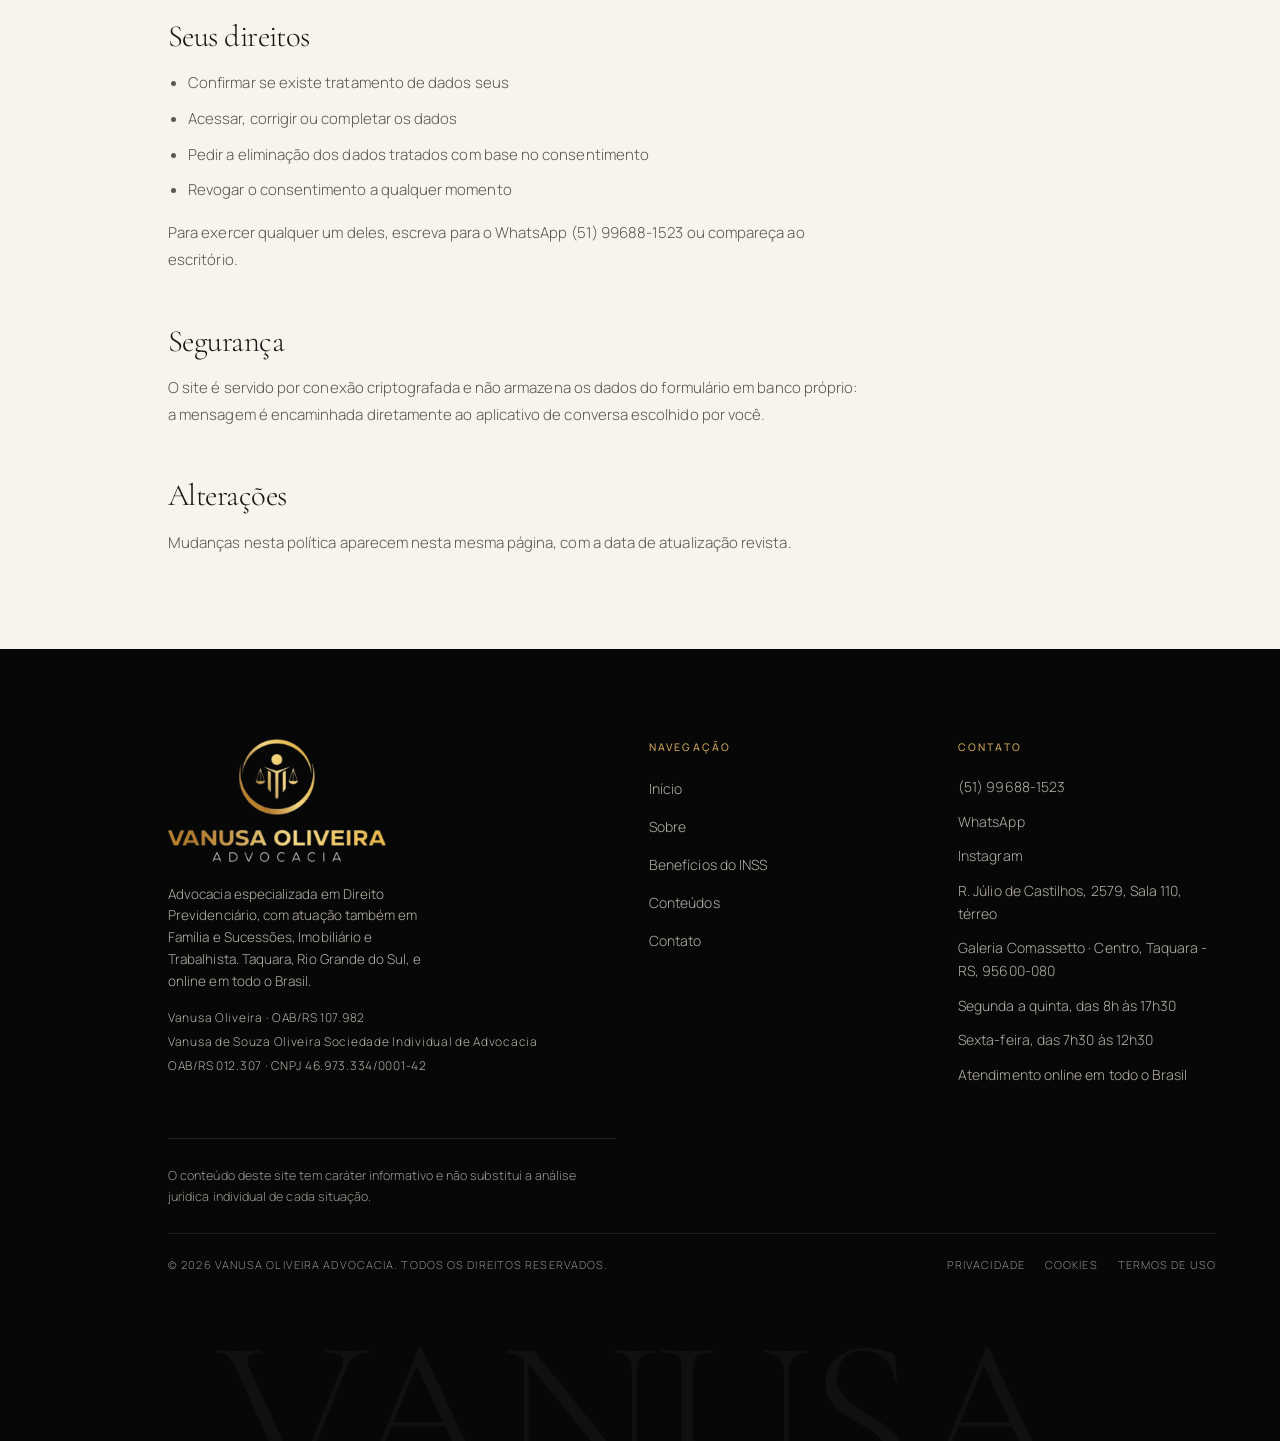
<file: site/privacidade.html>
<!doctype html>
<html lang="pt-BR">
<head>
<meta charset="utf-8">
<meta name="viewport" content="width=device-width,initial-scale=1">
<title>Política de Privacidade | Vanusa Oliveira Advocacia</title>
<meta name="description" content="Como o escritório trata os dados pessoais de quem entra em contato, conforme a Lei Geral de Proteção de Dados.">
<link rel="canonical" href="https://vanusaoliveiraadvocacia.com.br/privacidade.html">
<meta name="author" content="Vanusa Oliveira Advocacia">
<meta name="theme-color" content="#0B0B0B">
<meta name="robots" content="index,follow">

<meta property="og:type" content="website">
<meta property="og:locale" content="pt_BR">
<meta property="og:site_name" content="Vanusa Oliveira Advocacia">
<meta property="og:title" content="Política de Privacidade | Vanusa Oliveira Advocacia">
<meta property="og:description" content="Como o escritório trata os dados pessoais de quem entra em contato, conforme a Lei Geral de Proteção de Dados.">
<meta property="og:url" content="https://vanusaoliveiraadvocacia.com.br/privacidade.html">
<meta property="og:image" content="https://vanusaoliveiraadvocacia.com.br/assets/img/og.png">
<meta property="og:image:width" content="1200">
<meta property="og:image:height" content="630">
<meta name="twitter:card" content="summary_large_image">

<link rel="icon" href="favicon.ico" sizes="48x48 32x32 16x16">
<link rel="apple-touch-icon" href="assets/img/icone-180.png">
<link rel="manifest" href="manifest.webmanifest">

<link rel="preload" href="assets/fonts/cormorant-garamond-300-400.woff2" as="font" type="font/woff2" crossorigin>
<link rel="preload" href="assets/fonts/manrope-300-500.woff2" as="font" type="font/woff2" crossorigin>
<link rel="stylesheet" href="assets/css/site.css">
</head>
<body data-hero="light">
<script>document.body.dataset.hero='light'</script>


<a class="skip" href="#main">Ir para o conteúdo</a>

<div class="pt" id="pt" aria-hidden="true"></div>
<div class="prog" id="prog" aria-hidden="true"><i></i></div>
<div class="env" aria-hidden="true"><div class="env__grain"></div><div class="env__glow"></div></div>

<aside class="spine" aria-hidden="true">
  <span class="spine__idx"><b>05</b> / 05</span>
  <span class="spine__ticks" id="spineTicks"><i></i><i></i><i></i><i></i><i></i><i></i><i></i><i></i><i></i><i></i><i></i><i></i><i></i><i></i></span>
  <span class="spine__geo">Taquara / RS</span>
</aside>

<header class="hdr" id="hdr">
  <div class="hdr__in">
    <a class="brand" href="index.html" aria-label="Vanusa Oliveira Advocacia, ir para o início">
      <img class="brand__m" src="assets/img/emblema.webp" alt="" width="112" height="112" decoding="async">
      <span class="brand__t">
        <span class="brand__a">Vanusa Oliveira</span>
        <span class="brand__b">Advocacia</span>
      </span>
    </a>
    <nav class="nav" aria-label="Navegação principal">
      <ul>
        <li><a href="index.html">Início</a></li>
        <li><a href="sobre.html">Sobre</a></li>
        <li><a href="beneficios-inss.html">Benefícios do INSS</a></li>
        <li><a href="conteudos.html">Conteúdos</a></li>
        <li><a href="contato.html">Contato</a></li>
      </ul>
    </nav>
    <div class="hdr__cta">
      <a class="btn btn--primary btn--sm" href="https://wa.me/5551996881523" target="_blank" rel="noopener">Falar com a equipe <svg viewBox="0 0 24 24" fill="none" stroke="currentColor" stroke-width="1.6" aria-hidden="true"><path d="M4 12h15M13 6l6 6-6 6"/></svg></a>
    </div>
    <button class="burger" id="burger" aria-expanded="false" aria-controls="mnav"><span class="vh">Abrir menu</span><i></i><i></i></button>
  </div>
</header>

<div class="mnav" id="mnav" aria-hidden="true">
  <ul>
    <li><a href="index.html"><span>01</span>Início</a></li>
    <li><a href="sobre.html"><span>02</span>Sobre</a></li>
    <li><a href="beneficios-inss.html"><span>03</span>Benefícios do INSS</a></li>
    <li><a href="conteudos.html"><span>04</span>Conteúdos</a></li>
    <li><a href="contato.html"><span>05</span>Contato</a></li>
  </ul>
  <div class="mnav__foot">
    <a class="btn btn--primary" href="https://wa.me/5551996881523" target="_blank" rel="noopener">Falar com a equipe <svg viewBox="0 0 24 24" fill="none" stroke="currentColor" stroke-width="1.6" aria-hidden="true"><path d="M4 12h15M13 6l6 6-6 6"/></svg></a>
    <span class="meta">R. Júlio de Castilhos, 2579 · Taquara / RS</span>
  </div>
</div>

<main id="main" tabindex="-1">

  <nav class="crumb wrap" aria-label="Trilha de navegação"><ol><li><a href="index.html">Início</a></li><li><span aria-current="page">Privacidade</span></li></ol></nav>

  <section class="phero on-light" style="padding-top:clamp(28px,3vw,44px);padding-bottom:clamp(30px,3.4vw,50px)">
    <div class="wrap">
      <p class="eyebrow">Privacidade</p>
      <h1 class="display display--md" style="max-width:14em">
            <span class="ln"><span>Como tratamos</span></span>
            <span class="ln"><span>os seus <span class="acc">dados.</span></span></span>
      </h1>
      <p class="meta rv mt">Última atualização: agosto de 2026</p>
    </div>
  </section>

  <section class="sec sec--tight on-light" style="padding-top:0">
    <div class="wrap">
      <div class="legal rv">
        <p><strong>Esta política explica quais dados este site coleta, por que coleta e o
           que você pode pedir a respeito deles.</strong> Ela se aplica ao site de Vanusa Oliveira
           Advocacia e está alinhada à Lei Geral de Proteção de Dados, a Lei 13.709/2018.</p>

        <h2>Quem trata os seus dados</h2>
        <p>Vanusa de Souza Oliveira Sociedade Individual de Advocacia, inscrita no CNPJ 46.973.334/0001-42 e na OAB/RS 012.307, com endereço na R. Júlio de Castilhos,
           2579, Sala 110, térreo, Galeria Comassetto, Centro, Taquara, Rio Grande do Sul, CEP 95600-080.
           A advogada responsável é Vanusa Oliveira, OAB/RS 107.982.</p>

        <h2>Quais dados são coletados</h2>
        <ul>
          <li><strong>Dados que você informa:</strong> nome, telefone, cidade, assunto e a mensagem que
              você escreve no formulário de contato.</li>
          <li><strong>Dados técnicos mínimos:</strong> informações que qualquer servidor registra para
              entregar a página, como endereço de rede e tipo de navegador.</li>
        </ul>
        <p>Este site não pede documentos, número de benefício, dados de saúde ou qualquer informação
           sensível. Não envie esse tipo de conteúdo pelo formulário.</p>

        <h2>Para que os dados são usados</h2>
        <ul>
          <li>Responder ao contato que você iniciou</li>
          <li>Entender a situação apresentada e orientar o primeiro passo</li>
          <li>Cumprir obrigações legais aplicáveis à advocacia</li>
        </ul>
        <p>Os dados não são vendidos, alugados nem usados para publicidade.</p>

        <h2>Por quanto tempo ficam guardados</h2>
        <p>Contatos que não evoluem para atendimento são descartados quando deixam de ser necessários.
           Quando há atendimento, aplicam-se os prazos legais e profissionais correspondentes.</p>

        <h2>Com quem os dados podem ser compartilhados</h2>
        <p>Apenas com prestadores necessários ao funcionamento do site e do atendimento, como o serviço
           de hospedagem, e com autoridades quando houver obrigação legal.</p>

        <h2>Seus direitos</h2>
        <ul>
          <li>Confirmar se existe tratamento de dados seus</li>
          <li>Acessar, corrigir ou completar os dados</li>
          <li>Pedir a eliminação dos dados tratados com base no consentimento</li>
          <li>Revogar o consentimento a qualquer momento</li>
        </ul>
        <p>Para exercer qualquer um deles, escreva para o WhatsApp (51) 99688-1523 ou compareça ao escritório.</p>

        <h2>Segurança</h2>
        <p>O site é servido por conexão criptografada e não armazena os dados do formulário em banco
           próprio: a mensagem é encaminhada diretamente ao aplicativo de conversa escolhido por você.</p>

        <h2>Alterações</h2>
        <p>Mudanças nesta política aparecem nesta mesma página, com a data de atualização revista.</p>
      </div>
    </div>
  </section>

</main>

<a class="wafloat" id="wafloat" href="https://wa.me/5551996881523" target="_blank" rel="noopener"><svg viewBox="0 0 24 24" aria-hidden="true"><path d="M12.04 2A9.9 9.9 0 0 0 2.15 11.9c0 1.75.46 3.45 1.32 4.95L2 22l5.3-1.39a9.9 9.9 0 0 0 4.74 1.2h.01A9.9 9.9 0 0 0 12.04 2Zm0 18.14h-.01a8.2 8.2 0 0 1-4.19-1.15l-.3-.18-3.12.82.83-3.05-.2-.31a8.2 8.2 0 1 1 6.99 3.87Zm4.5-6.14c-.25-.12-1.46-.72-1.69-.8-.22-.09-.39-.13-.55.12-.16.25-.63.8-.78.96-.14.16-.29.19-.53.06a6.7 6.7 0 0 1-3.31-2.9c-.25-.43.25-.4.71-1.32.08-.16.04-.3-.02-.42-.06-.12-.55-1.33-.76-1.82-.2-.48-.4-.41-.55-.42h-.47a.9.9 0 0 0-.65.3c-.22.25-.85.83-.85 2.02s.87 2.35.99 2.51c.12.16 1.71 2.62 4.15 3.671.54.67 2.15.72 2.92.61.47-.07 1.46-.6 1.66-1.17.21-.58.21-1.07.15-1.17-.06-.11-.22-.17-.47-.29Z"/></svg><span>Falar com a equipe</span></a>

<div class="ck" id="ck" role="dialog" aria-live="polite" aria-label="Aviso sobre cookies">
  <p>Este site usa apenas cookies necessários para funcionar. Nada de rastreamento ou publicidade é
     carregado sem a sua autorização. Detalhes na <a href="cookies.html">política de cookies</a>.</p>
  <div class="ck__row">
    <button class="btn btn--primary btn--sm" type="button" data-ck="ok">Aceitar</button>
    <button class="btn btn--ghost btn--sm" type="button" data-ck="no">Recusar não essenciais</button>
  </div>
</div>

<footer class="foot">
  <span class="foot__wm" aria-hidden="true" data-wm="VANUSA"></span>
  <div class="wrap">
    <div class="foot__grid">
      <div class="foot__brand">
        <img class="foot__logo" src="assets/img/logo.webp"
             alt="Vanusa Oliveira Advocacia" width="584" height="329" loading="lazy" decoding="async">
        <p class="foot__pos">Advocacia especializada em Direito Previdenciário, com atuação também em
           Família e Sucessões, Imobiliário e Trabalhista. Taquara, Rio Grande do Sul, e online em todo o Brasil.</p>
        <p class="foot__oab">
          <span>Vanusa Oliveira · OAB/RS 107.982</span>
          <span>Vanusa de Souza Oliveira Sociedade Individual de Advocacia</span>
          <span>OAB/RS 012.307 · CNPJ 46.973.334/0001-42</span>
        </p>
      </div>
      <nav aria-label="Navegação do rodapé">
        <h2>Navegação</h2>
        <ul>
          <li><a href="index.html">Início</a></li>
          <li><a href="sobre.html">Sobre</a></li>
          <li><a href="beneficios-inss.html">Benefícios do INSS</a></li>
          <li><a href="conteudos.html">Conteúdos</a></li>
          <li><a href="contato.html">Contato</a></li>
        </ul>
      </nav>
      <div>
        <h2>Contato</h2>
        <div class="foot__c">
          <a href="tel:+5551996881523">(51) 99688-1523</a>
          <a href="https://wa.me/5551996881523" target="_blank" rel="noopener">WhatsApp <span class="vh">(abre em nova aba)</span></a>
          <a href="https://www.instagram.com/vanusaoliveiraadvocacia/" target="_blank" rel="noopener">Instagram <span class="vh">(abre em nova aba)</span></a>
          <span>R. Júlio de Castilhos, 2579, Sala 110, térreo</span>
          <span>Galeria Comassetto · Centro, Taquara - RS, 95600-080</span>
          <span>Segunda a quinta, das 8h às 17h30</span>
          <span>Sexta-feira, das 7h30 às 12h30</span>
          <span>Atendimento online em todo o Brasil</span>
        </div>
      </div>
    </div>
    <p class="foot__note">O conteúdo deste site tem caráter informativo e não substitui a análise
       jurídica individual de cada situação.</p>
    <div class="foot__bot">
      <span>© 2026 Vanusa Oliveira Advocacia. Todos os direitos reservados.</span>
      <span class="foot__legal">
        <a href="privacidade.html">Privacidade</a>
        <a href="cookies.html">Cookies</a>
        <a href="termos.html">Termos de uso</a>
      </span>
    </div>
  </div>
</footer>

<script src="assets/js/site.js" defer></script>
</body>
</html>
</file>
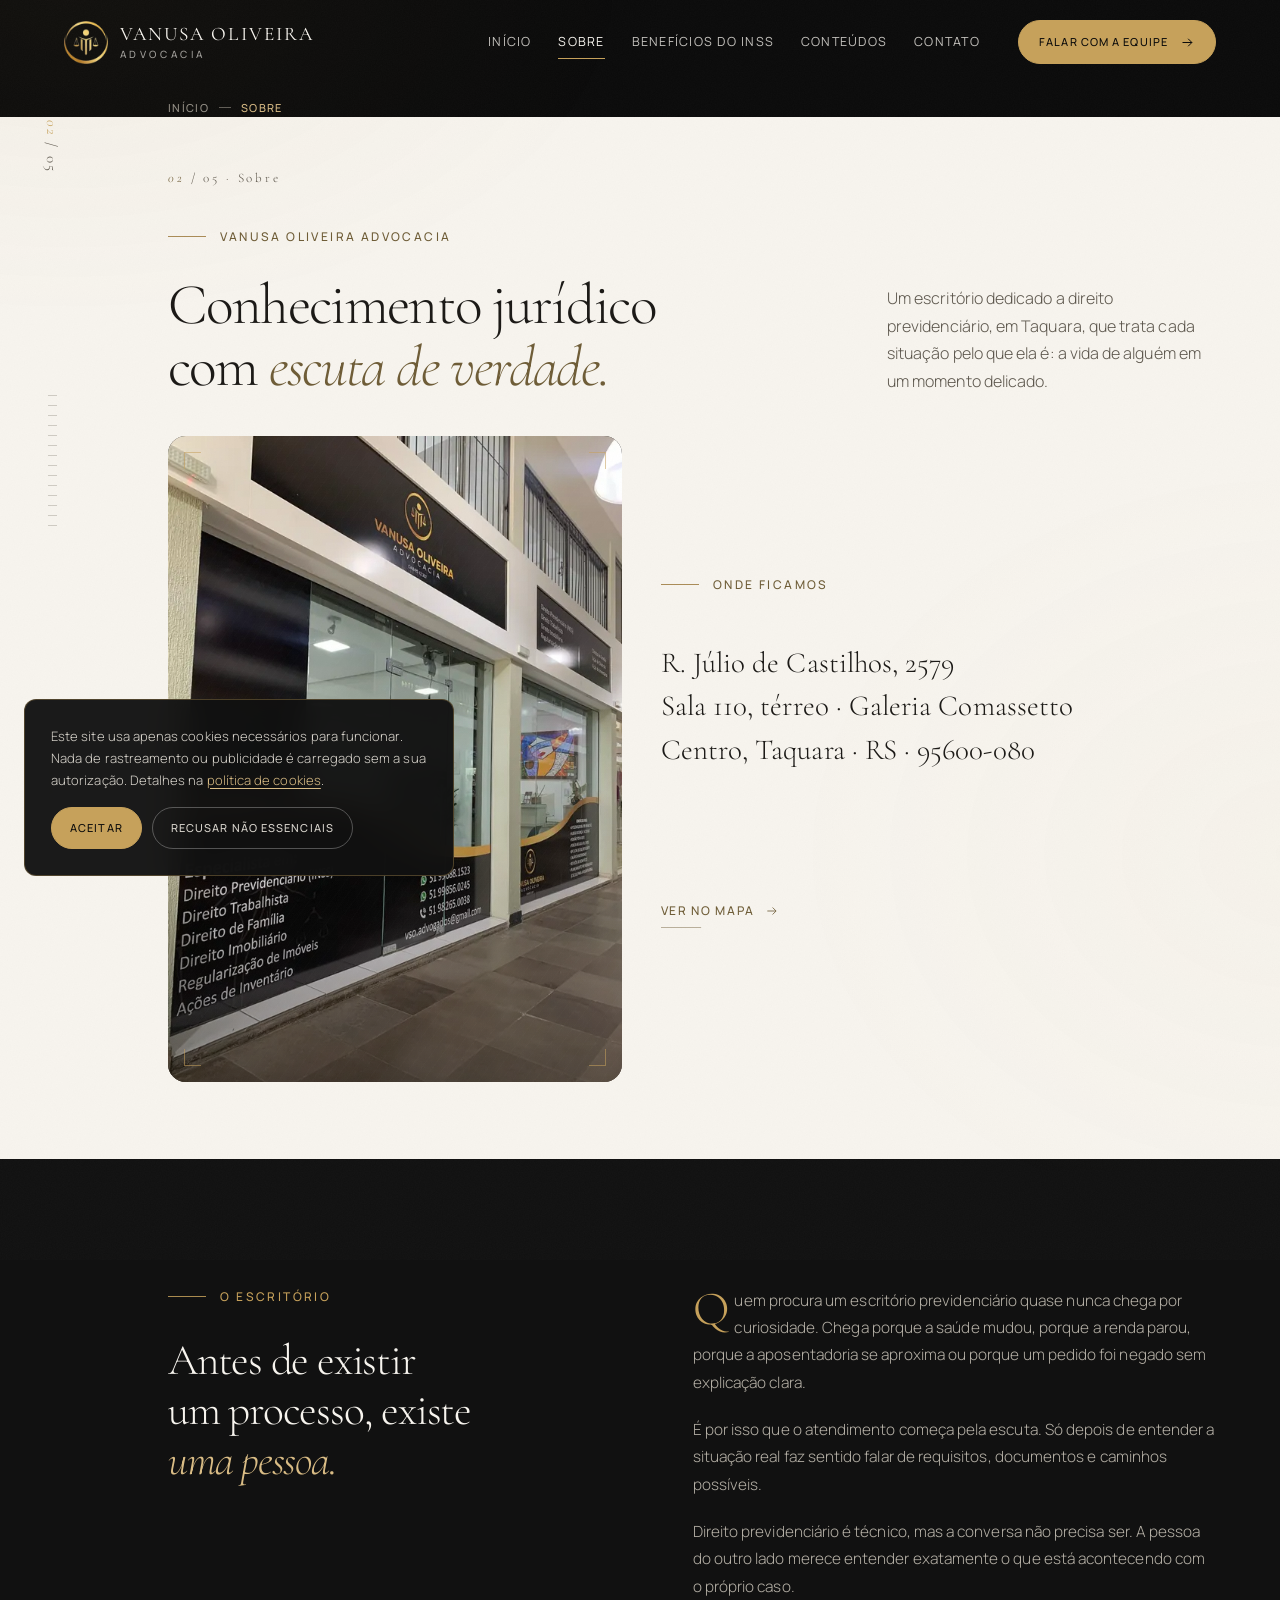
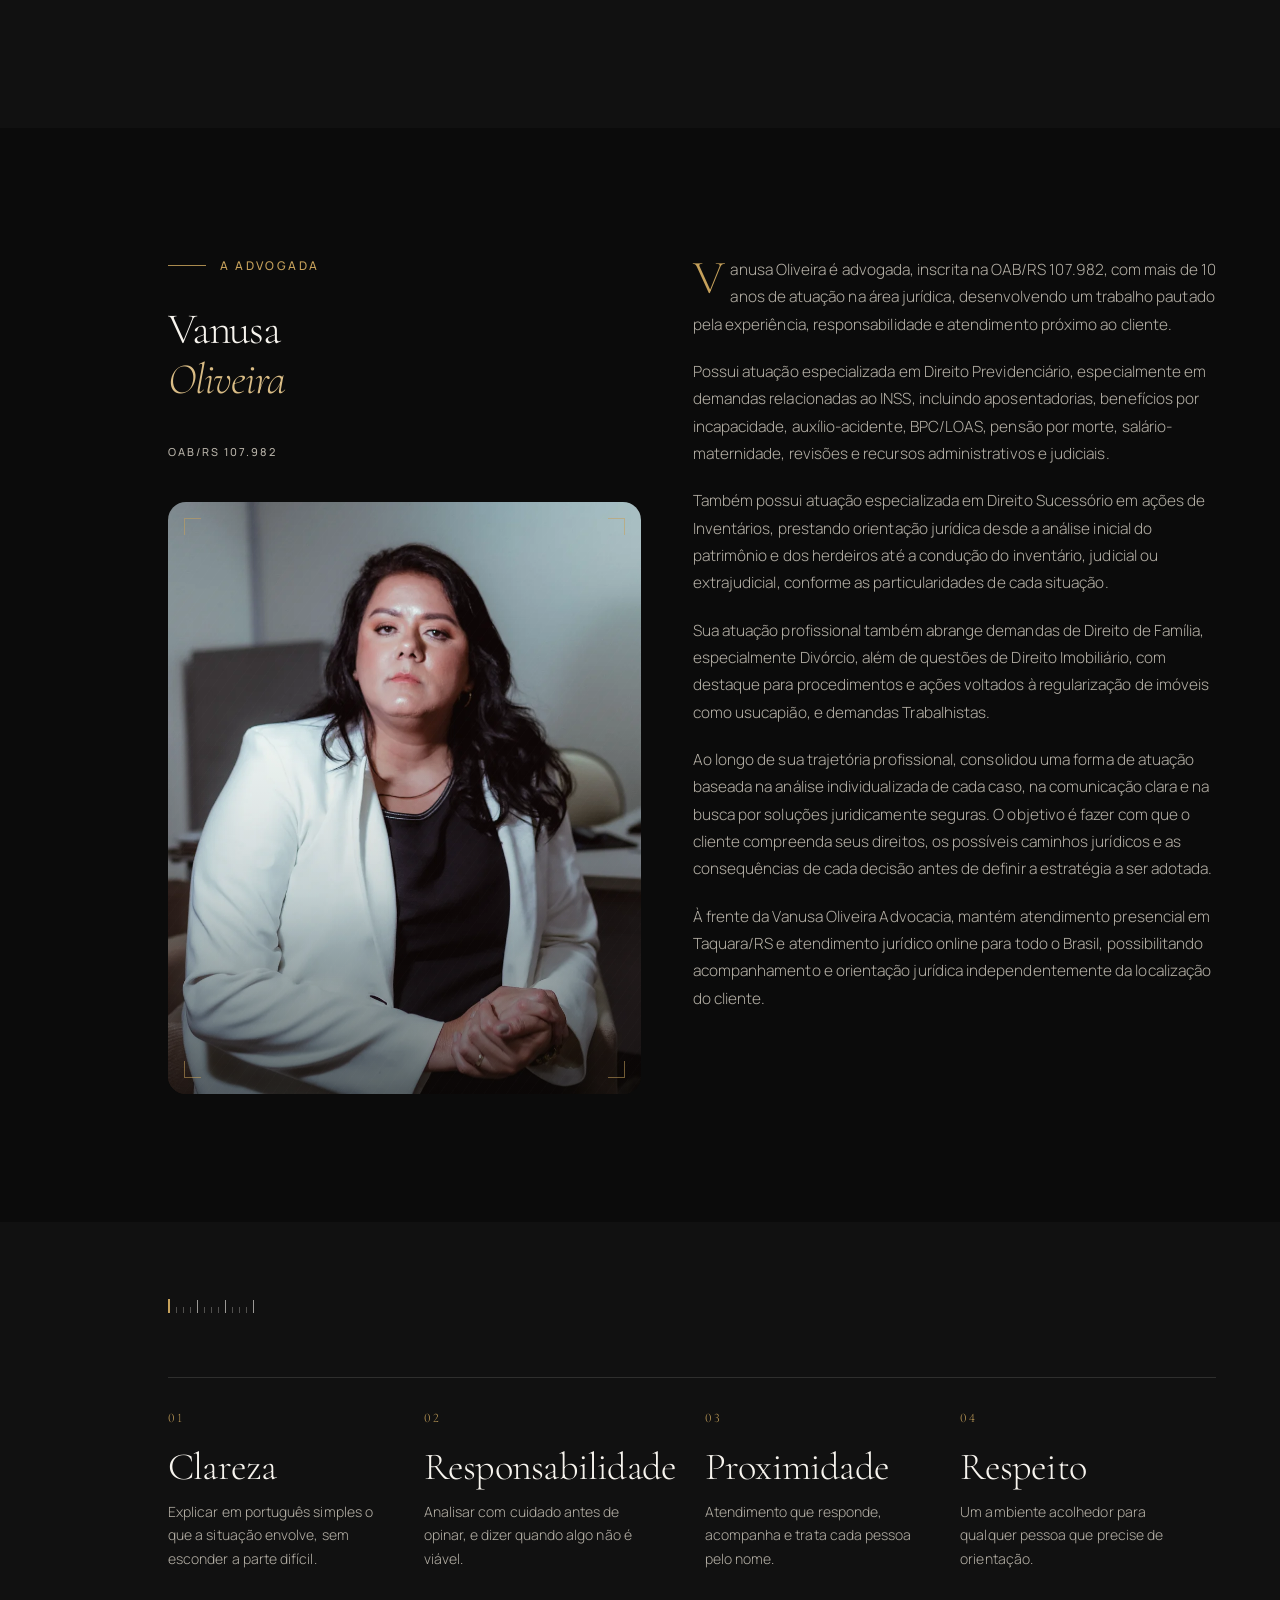
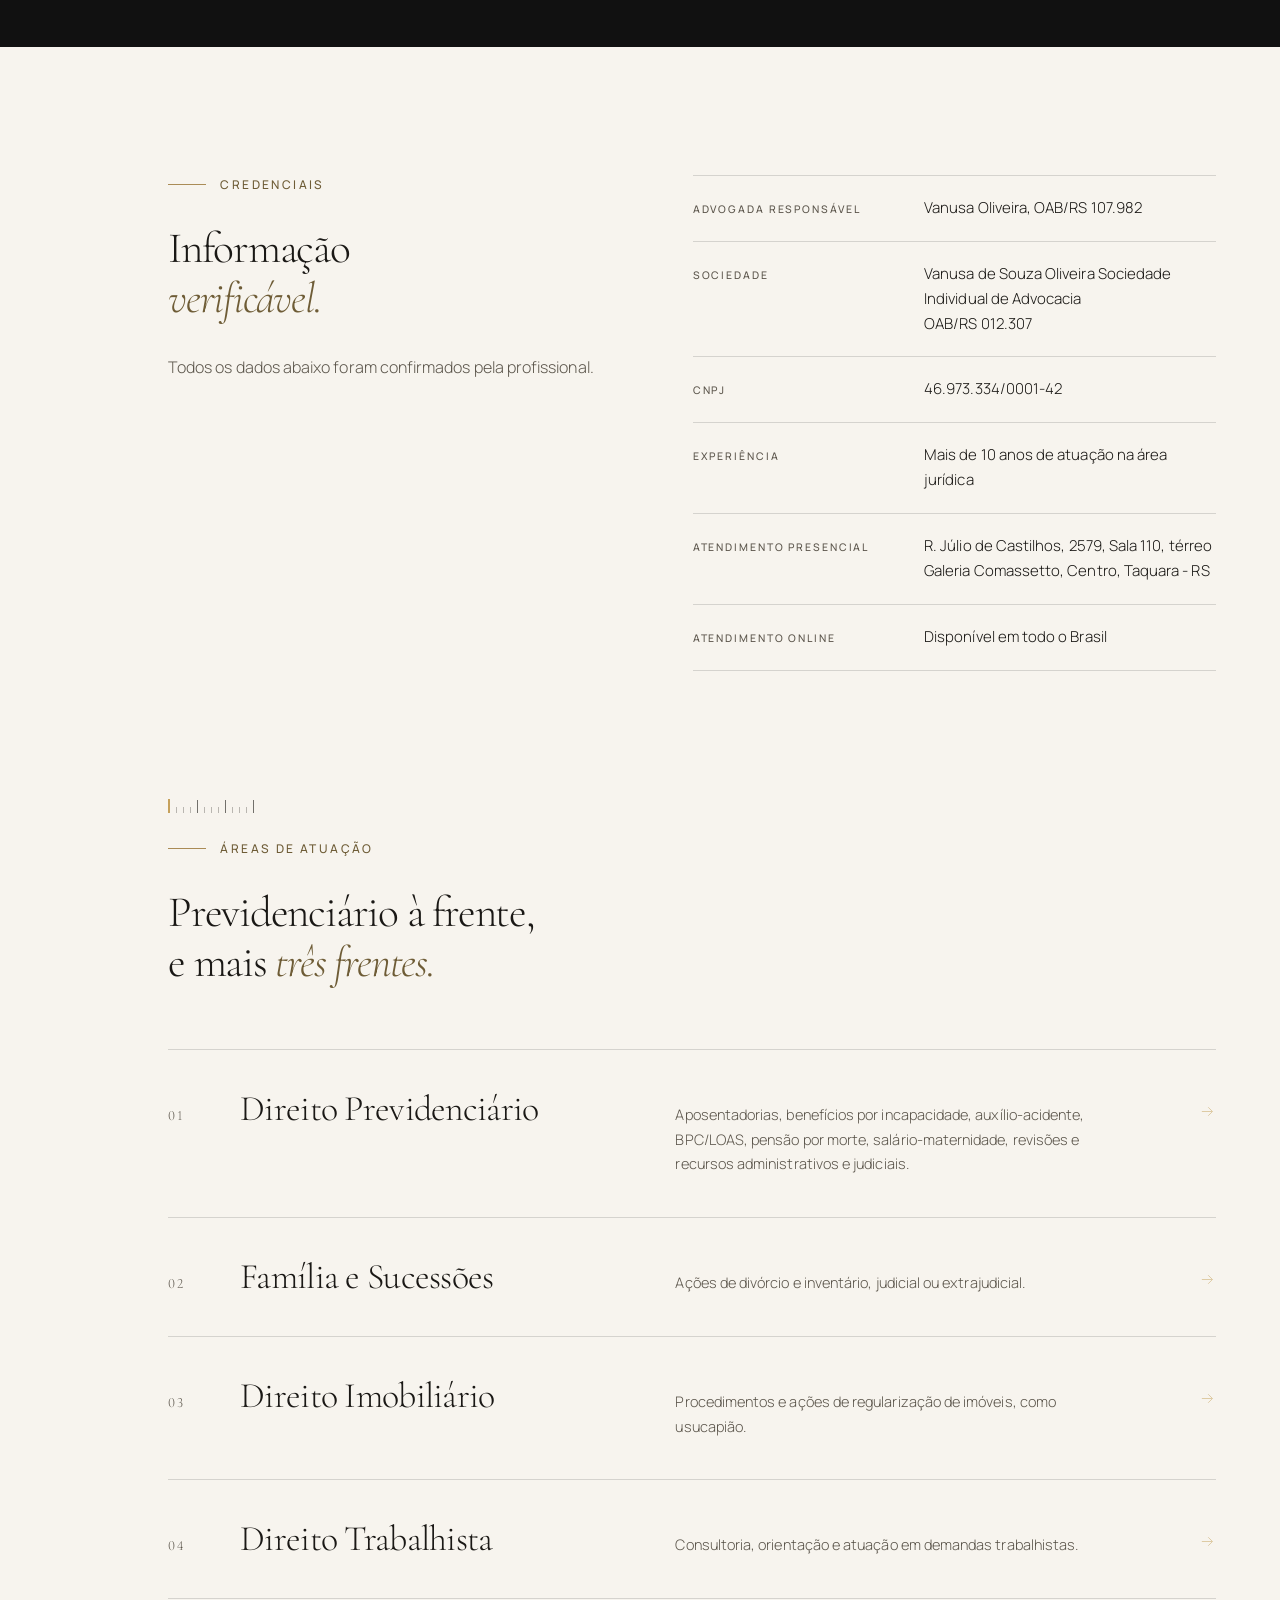
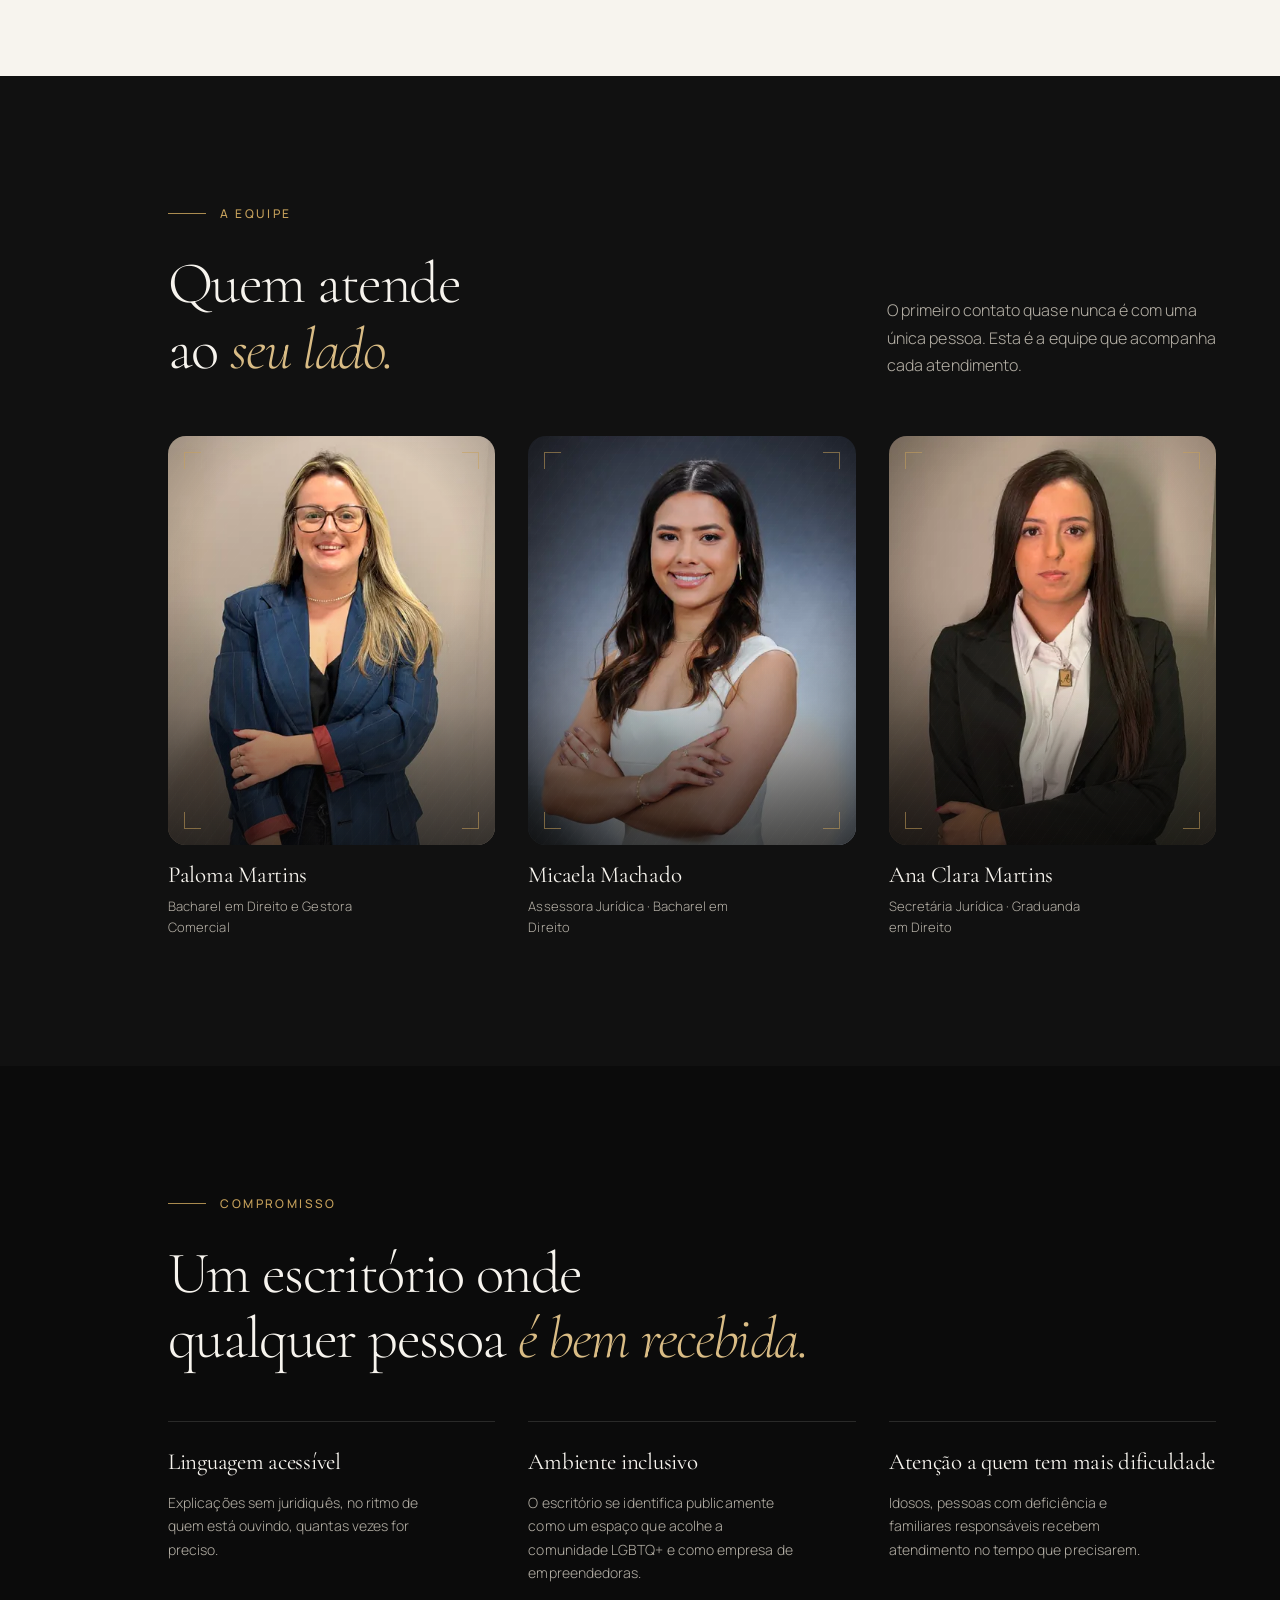
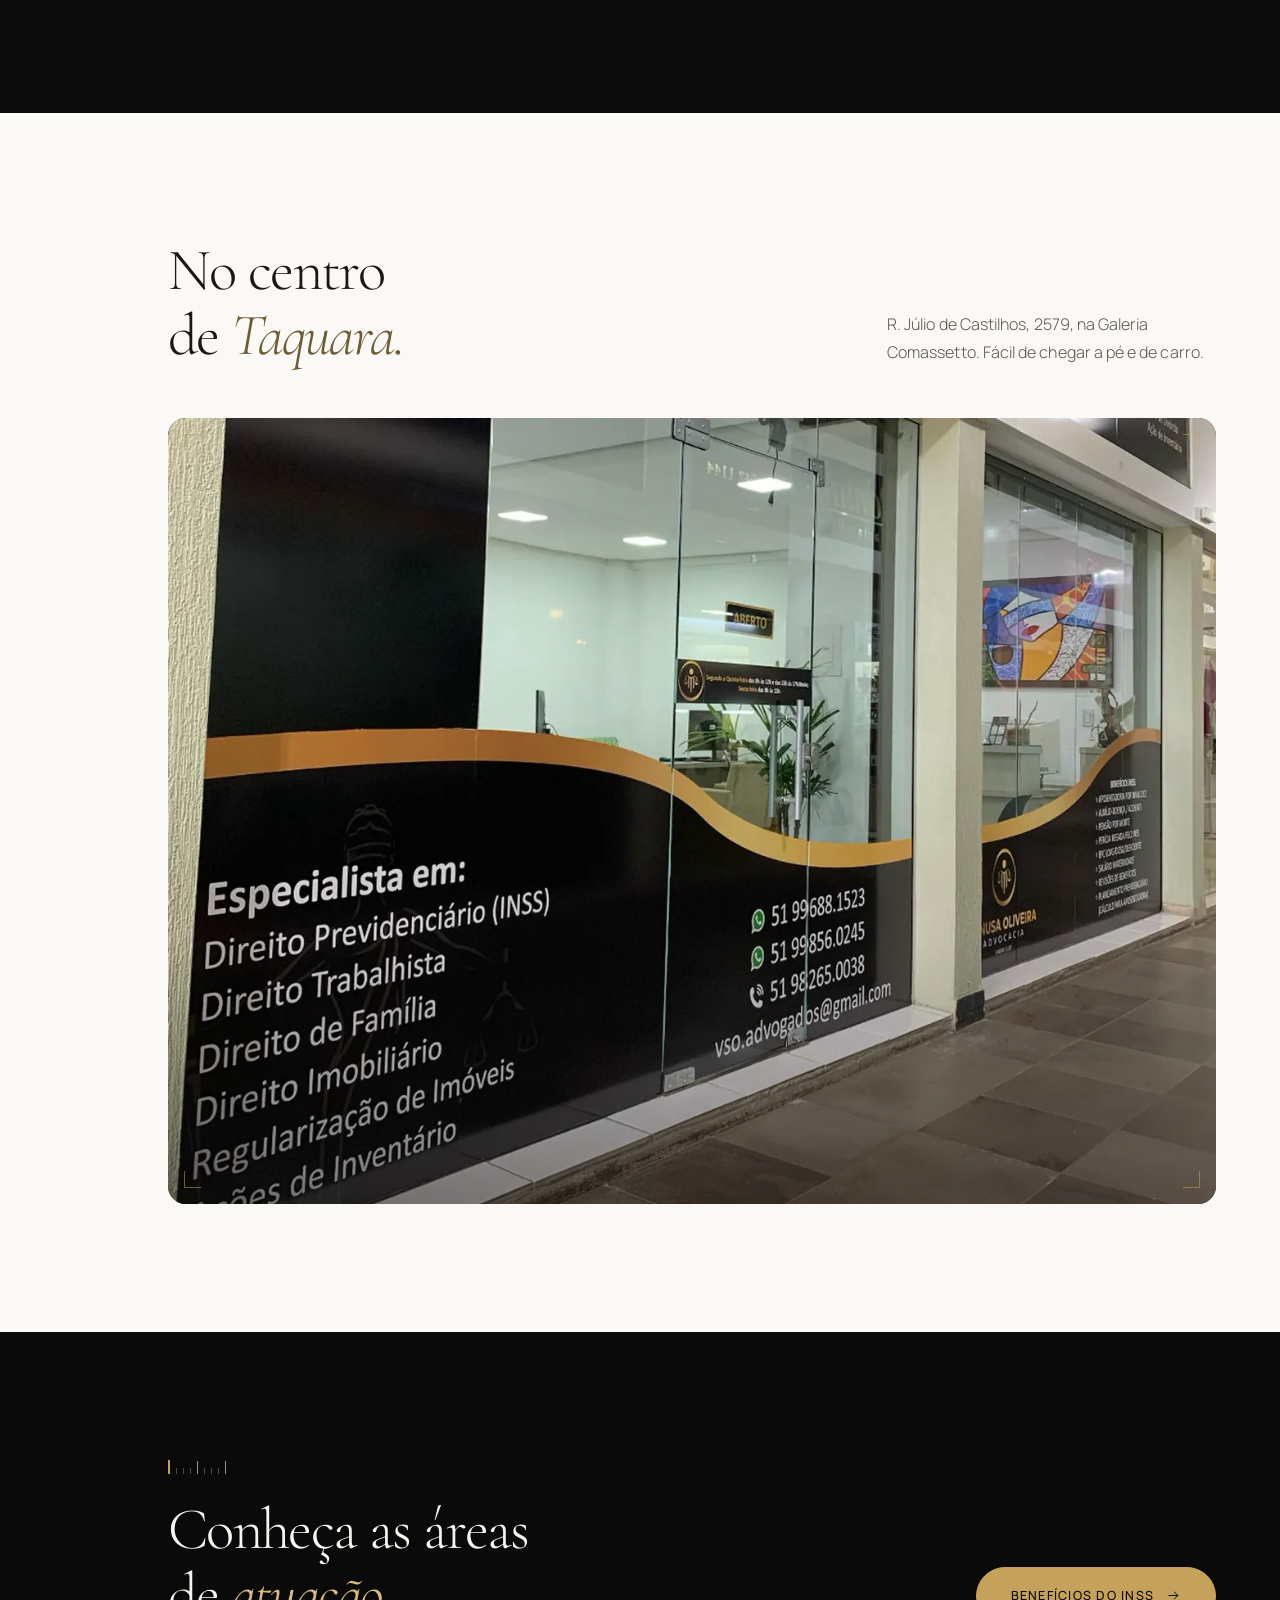
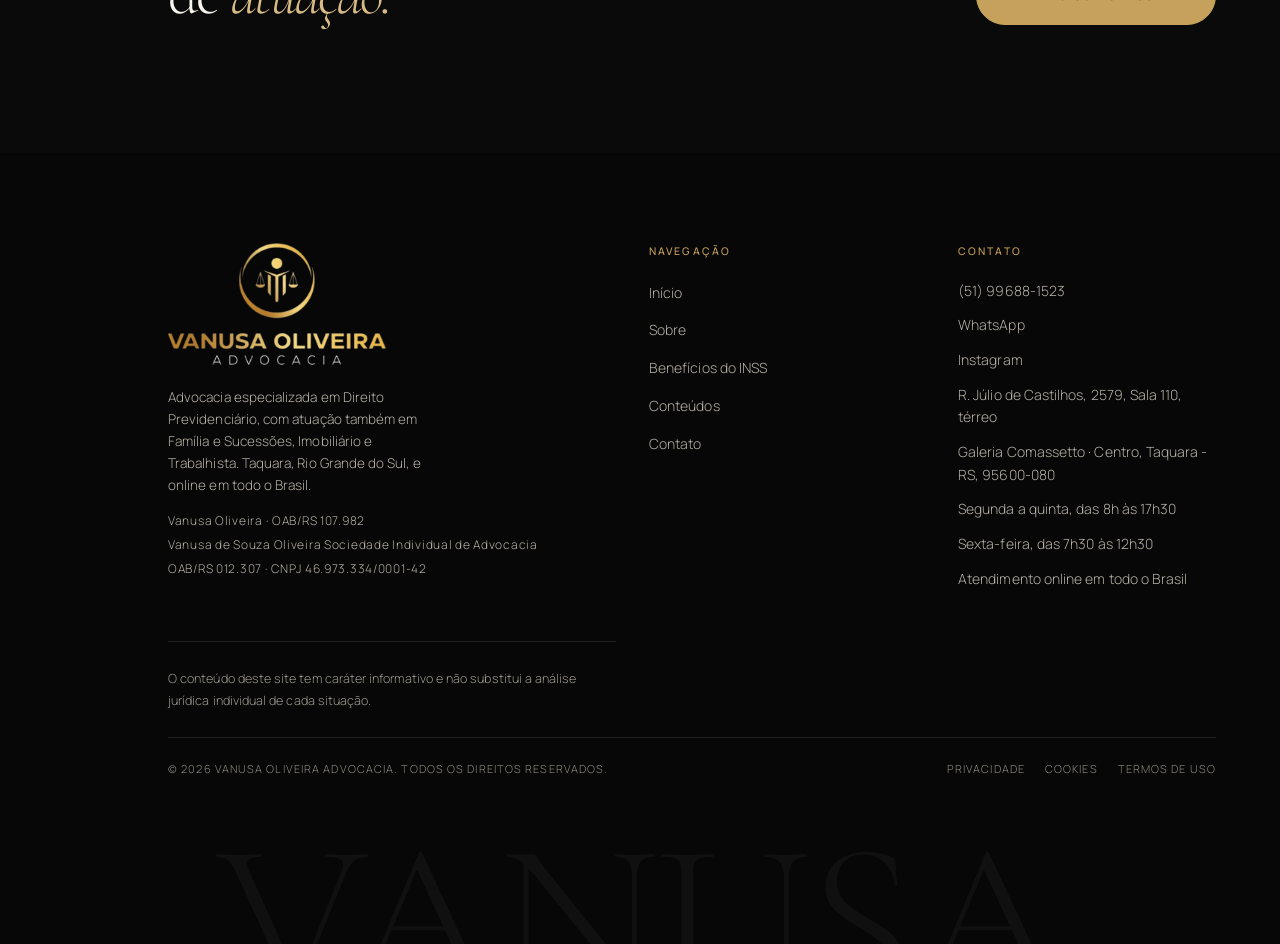
<file: site/sobre.html>
<!doctype html>
<html lang="pt-BR">
<head>
<meta charset="utf-8">
<meta name="viewport" content="width=device-width,initial-scale=1">
<title>Sobre o escritório | Vanusa Oliveira Advocacia</title>
<meta name="description" content="Conheça o escritório de Vanusa Oliveira em Taquara, RS: a trajetória da advogada, a equipe que acompanha cada atendimento e onde nos encontrar.">
<link rel="canonical" href="https://vanusaoliveiraadvocacia.com.br/sobre.html">
<meta name="author" content="Vanusa Oliveira Advocacia">
<meta name="theme-color" content="#0B0B0B">
<meta name="robots" content="index,follow">

<meta property="og:type" content="website">
<meta property="og:locale" content="pt_BR">
<meta property="og:site_name" content="Vanusa Oliveira Advocacia">
<meta property="og:title" content="Sobre o escritório | Vanusa Oliveira Advocacia">
<meta property="og:description" content="Conheça o escritório de Vanusa Oliveira em Taquara, RS: a trajetória da advogada, a equipe que acompanha cada atendimento e onde nos encontrar.">
<meta property="og:url" content="https://vanusaoliveiraadvocacia.com.br/sobre.html">
<meta property="og:image" content="https://vanusaoliveiraadvocacia.com.br/assets/img/og.png">
<meta property="og:image:width" content="1200">
<meta property="og:image:height" content="630">
<meta name="twitter:card" content="summary_large_image">

<link rel="icon" href="favicon.ico" sizes="48x48 32x32 16x16">
<link rel="apple-touch-icon" href="assets/img/icone-180.png">
<link rel="manifest" href="manifest.webmanifest">

<link rel="preload" href="assets/fonts/cormorant-garamond-300-400.woff2" as="font" type="font/woff2" crossorigin>
<link rel="preload" href="assets/fonts/manrope-300-500.woff2" as="font" type="font/woff2" crossorigin>
<link rel="stylesheet" href="assets/css/site.css">
</head>
<body data-hero="light">
<script>document.body.dataset.hero='light'</script>


<a class="skip" href="#main">Ir para o conteúdo</a>

<div class="pt" id="pt" aria-hidden="true"></div>
<div class="prog" id="prog" aria-hidden="true"><i></i></div>
<div class="env" aria-hidden="true"><div class="env__grain"></div><div class="env__glow"></div></div>

<aside class="spine" aria-hidden="true">
  <span class="spine__idx"><b>02</b> / 05</span>
  <span class="spine__ticks" id="spineTicks"><i></i><i></i><i></i><i></i><i></i><i></i><i></i><i></i><i></i><i></i><i></i><i></i><i></i><i></i></span>
  <span class="spine__geo">Taquara / RS</span>
</aside>

<header class="hdr" id="hdr">
  <div class="hdr__in">
    <a class="brand" href="index.html" aria-label="Vanusa Oliveira Advocacia, ir para o início">
      <img class="brand__m" src="assets/img/emblema.webp" alt="" width="112" height="112" decoding="async">
      <span class="brand__t">
        <span class="brand__a">Vanusa Oliveira</span>
        <span class="brand__b">Advocacia</span>
      </span>
    </a>
    <nav class="nav" aria-label="Navegação principal">
      <ul>
        <li><a href="index.html">Início</a></li>
        <li><a href="sobre.html" class="is-active" aria-current="page">Sobre</a></li>
        <li><a href="beneficios-inss.html">Benefícios do INSS</a></li>
        <li><a href="conteudos.html">Conteúdos</a></li>
        <li><a href="contato.html">Contato</a></li>
      </ul>
    </nav>
    <div class="hdr__cta">
      <a class="btn btn--primary btn--sm" href="https://wa.me/5551996881523" target="_blank" rel="noopener">Falar com a equipe <svg viewBox="0 0 24 24" fill="none" stroke="currentColor" stroke-width="1.6" aria-hidden="true"><path d="M4 12h15M13 6l6 6-6 6"/></svg></a>
    </div>
    <button class="burger" id="burger" aria-expanded="false" aria-controls="mnav"><span class="vh">Abrir menu</span><i></i><i></i></button>
  </div>
</header>

<div class="mnav" id="mnav" aria-hidden="true">
  <ul>
    <li><a href="index.html"><span>01</span>Início</a></li>
    <li><a href="sobre.html" class="is-active"><span>02</span>Sobre</a></li>
    <li><a href="beneficios-inss.html"><span>03</span>Benefícios do INSS</a></li>
    <li><a href="conteudos.html"><span>04</span>Conteúdos</a></li>
    <li><a href="contato.html"><span>05</span>Contato</a></li>
  </ul>
  <div class="mnav__foot">
    <a class="btn btn--primary" href="https://wa.me/5551996881523" target="_blank" rel="noopener">Falar com a equipe <svg viewBox="0 0 24 24" fill="none" stroke="currentColor" stroke-width="1.6" aria-hidden="true"><path d="M4 12h15M13 6l6 6-6 6"/></svg></a>
    <span class="meta">R. Júlio de Castilhos, 2579 · Taquara / RS</span>
  </div>
</div>

<main id="main" tabindex="-1">

  <nav class="crumb wrap" aria-label="Trilha de navegação"><ol><li><a href="index.html">Início</a></li><li><span aria-current="page">Sobre</span></li></ol></nav>

  <section class="phero on-light" style="padding-top:clamp(28px,3vw,44px)">
    <div class="wrap">
      <p class="phero__idx"><b>02</b> / 05 · Sobre</p>
      <div class="phero__grid">
        <div>
          <p class="eyebrow">Vanusa Oliveira Advocacia</p>
          <h1 class="display">
            <span class="ln"><span>Conhecimento jurídico</span></span>
            <span class="ln"><span>com <span class="acc">escuta de verdade.</span></span></span>
          </h1>
        </div>
        <div>
          <p class="lede rv" style="margin-top:0">Um escritório dedicado a direito previdenciário, em
             Taquara, que trata cada situação pelo que ela é: a vida de alguém em um momento delicado.</p>
        </div>
      </div>

      <div class="fach mt">
        <figure class="plate plate--photo rv" style="aspect-ratio:1050/1492"><img src="assets/img/fachada.webp" alt="Fachada do escritório na Galeria Comassetto, com a placa da Vanusa Oliveira Advocacia" width="1050" height="1492" srcset="assets/img/fachada-800.webp 800w, assets/img/fachada.webp 1050w" sizes="(min-width:900px) 46vw, 92vw" decoding="async"><span class="plate__marks" aria-hidden="true"><i></i><i></i><i></i><i></i></span></figure>
        <div class="fach__side">
          <p class="eyebrow rv">Onde ficamos</p>
          <p class="fach__end rv">R. Júlio de Castilhos, 2579<br>Sala 110, térreo · Galeria Comassetto<br>
             Centro, Taquara &middot; RS &middot; 95600-080</p>
          <p class="fach__nota rv">Segunda a quinta, das 8h às 17h30.<br>Sexta-feira, das 7h30 às 12h30.<br>Atendimento online em todo o Brasil.</p>
          <p class="rv"><a class="tlink" href="https://www.google.com/maps/search/?api=1&amp;query=R.%20J%C3%BAlio%20de%20Castilhos%2C%202579%20-%20Centro%2C%20Taquara%20-%20RS%2C%2095600-080" target="_blank" rel="noopener">Ver no mapa <svg viewBox="0 0 24 24" fill="none" stroke="currentColor" stroke-width="1.4" aria-hidden="true"><path d="M4 12h15M13 6l6 6-6 6"/></svg></a></p>
        </div>
      </div>
    </div>
  </section>

  <!-- ============ MANIFESTO ============ -->
  <section class="sec on-dark">
    <div class="wrap">
      <div class="duo">
        <div class="duo__k">
          <p class="eyebrow">O escritório</p>
          <h2 class="display display--sm lim">
            <span class="ln"><span>Antes de existir</span></span>
            <span class="ln"><span>um processo, existe</span></span>
            <span class="ln"><span><span class="acc">uma pessoa.</span></span></span>
          </h2>
        </div>
        <div class="prose rv">
          <p class="first">Quem procura um escritório previdenciário quase nunca chega por curiosidade.
             Chega porque a saúde mudou, porque a renda parou, porque a aposentadoria se aproxima ou
             porque um pedido foi negado sem explicação clara.</p>
          <p>É por isso que o atendimento começa pela escuta. Só depois de entender a situação real faz
             sentido falar de requisitos, documentos e caminhos possíveis.</p>
          <p>Direito previdenciário é técnico, mas a conversa não precisa ser. A pessoa do outro lado
             merece entender exatamente o que está acontecendo com o próprio caso.</p>
        </div>
      </div>
    </div>
  </section>

  <!-- ============ A ADVOGADA ============ -->
  <section class="sec on-obsidian">
    <div class="wrap">
      <div class="duo">
        <div class="duo__k">
          <p class="eyebrow">A advogada</p>
          <h2 class="display display--sm lim">
            <span class="ln"><span>Vanusa</span></span>
            <span class="ln"><span class="acc">Oliveira</span></span>
          </h2>
          <p class="meta mt">OAB/RS 107.982</p>
          <figure class="plate plate--photo rv mt" style="aspect-ratio:4/5"><img src="assets/img/vanusa-retrato.webp" alt="Dra. Vanusa Oliveira, advogada inscrita na OAB/RS 107.982" width="900" height="1125" srcset="assets/img/vanusa-retrato-480.webp 480w, assets/img/vanusa-retrato.webp 900w" sizes="(min-width:960px) 40vw, 92vw" loading="lazy" decoding="async"><span class="plate__marks" aria-hidden="true"><i></i><i></i><i></i><i></i></span></figure>
        </div>
        <div class="prose rv">
          <p class="first">Vanusa Oliveira é advogada, inscrita na OAB/RS 107.982, com mais de 10 anos de atuação
             na área jurídica, desenvolvendo um trabalho pautado pela experiência, responsabilidade e
             atendimento próximo ao cliente.</p>
          <p>Possui atuação especializada em Direito Previdenciário, especialmente em demandas
             relacionadas ao INSS, incluindo aposentadorias, benefícios por incapacidade,
             auxílio-acidente, BPC/LOAS, pensão por morte, salário-maternidade, revisões e recursos
             administrativos e judiciais.</p>
          <p>Também possui atuação especializada em Direito Sucessório em ações de Inventários,
             prestando orientação jurídica desde a análise inicial do patrimônio e dos herdeiros até a
             condução do inventário, judicial ou extrajudicial, conforme as particularidades de cada
             situação.</p>
          <p>Sua atuação profissional também abrange demandas de Direito de Família, especialmente
             Divórcio, além de questões de Direito Imobiliário, com destaque para procedimentos e ações
             voltados à regularização de imóveis como usucapião, e demandas Trabalhistas.</p>
          <p>Ao longo de sua trajetória profissional, consolidou uma forma de atuação baseada na
             análise individualizada de cada caso, na comunicação clara e na busca por soluções
             juridicamente seguras. O objetivo é fazer com que o cliente compreenda seus direitos, os
             possíveis caminhos jurídicos e as consequências de cada decisão antes de definir a
             estratégia a ser adotada.</p>
          <p>À frente da Vanusa Oliveira Advocacia, mantém atendimento presencial em Taquara/RS e
             atendimento jurídico online para todo o Brasil, possibilitando acompanhamento e orientação
             jurídica independentemente da localização do cliente.</p>
        </div>
      </div>
    </div>
  </section>

  <!-- ============ COMO O ESCRITÓRIO TRABALHA ============ -->
  <section class="sec sec--tight on-dark">
    <div class="wrap">
      <span class="ticks rv" aria-hidden="true"><i></i><i></i><i></i><i></i><i></i><i></i><i></i><i></i><i></i><i></i><i></i><i></i><i></i></span>
      <div class="vals stag" data-step="0.1">
        <div class="val">
          <span class="val__n num">01</span>
          <h3 class="val__t">Clareza</h3>
          <p class="val__d">Explicar em português simples o que a situação envolve, sem esconder a parte difícil.</p>
        </div>
        <div class="val">
          <span class="val__n num">02</span>
          <h3 class="val__t">Responsabilidade</h3>
          <p class="val__d">Analisar com cuidado antes de opinar, e dizer quando algo não é viável.</p>
        </div>
        <div class="val">
          <span class="val__n num">03</span>
          <h3 class="val__t">Proximidade</h3>
          <p class="val__d">Atendimento que responde, acompanha e trata cada pessoa pelo nome.</p>
        </div>
        <div class="val">
          <span class="val__n num">04</span>
          <h3 class="val__t">Respeito</h3>
          <p class="val__d">Um ambiente acolhedor para qualquer pessoa que precise de orientação.</p>
        </div>
      </div>
    </div>
  </section>

  <!-- ============ CREDENCIAIS ============ -->
  <section class="sec on-light">
    <div class="wrap">
      <div class="duo">
        <div class="duo__k">
          <p class="eyebrow">Credenciais</p>
          <h2 class="display display--sm lim">
            <span class="ln"><span>Informação</span></span>
            <span class="ln"><span><span class="acc">verificável.</span></span></span>
          </h2>
          <p class="lede rv">Todos os dados abaixo foram confirmados pela profissional.</p>
        </div>
        <dl class="dl rv">
          <div>
            <dt>Advogada responsável</dt>
            <dd>Vanusa Oliveira, OAB/RS 107.982</dd>
          </div>
          <div>
            <dt>Sociedade</dt>
            <dd>Vanusa de Souza Oliveira Sociedade Individual de Advocacia<br>OAB/RS 012.307</dd>
          </div>
          <div>
            <dt>CNPJ</dt>
            <dd>46.973.334/0001-42</dd>
          </div>
          <div>
            <dt>Experiência</dt>
            <dd>Mais de 10 anos de atuação na área jurídica</dd>
          </div>
          <div>
            <dt>Atendimento presencial</dt>
            <dd>R. Júlio de Castilhos, 2579, Sala 110, térreo<br>Galeria Comassetto, Centro, Taquara - RS</dd>
          </div>
          <div>
            <dt>Atendimento online</dt>
            <dd>Disponível em todo o Brasil</dd>
          </div>
        </dl>
      </div>
    </div>
  </section>

  <!-- ============ ÁREAS DE ATUAÇÃO ============ -->
  <section class="sec sec--tight on-light" style="padding-top:0">
    <div class="wrap">
      <span class="ticks rv" aria-hidden="true"><i></i><i></i><i></i><i></i><i></i><i></i><i></i><i></i><i></i><i></i><i></i><i></i><i></i></span>
      <p class="eyebrow">Áreas de atuação</p>
      <h2 class="display display--sm lim--wide">
        <span class="ln"><span>Previdenciário à frente,</span></span>
        <span class="ln"><span>e mais <span class="acc">três frentes.</span></span></span>
      </h2>

      <div class="rows">
        <a class="row" href="beneficios-inss.html">
          <span class="row__n num">01</span>
          <span class="row__b">
            <span class="row__t">Direito Previdenciário</span>
            <span class="row__d">Aposentadorias, benefícios por incapacidade, auxílio-acidente,
               BPC/LOAS, pensão por morte, salário-maternidade, revisões e recursos administrativos
               e judiciais.</span>
          </span>
          <span class="row__a" aria-hidden="true"><svg viewBox="0 0 24 24" fill="none" stroke="currentColor" stroke-width="1.4" aria-hidden="true"><path d="M4 12h15M13 6l6 6-6 6"/></svg></span>
        </a>
        <a class="row" href="https://wa.me/5551996881523" target="_blank" rel="noopener">
          <span class="row__n num">02</span>
          <span class="row__b">
            <span class="row__t">Família e Sucessões</span>
            <span class="row__d">Ações de divórcio e inventário, judicial ou extrajudicial.</span>
          </span>
          <span class="row__a" aria-hidden="true"><svg viewBox="0 0 24 24" fill="none" stroke="currentColor" stroke-width="1.4" aria-hidden="true"><path d="M4 12h15M13 6l6 6-6 6"/></svg></span>
        </a>
        <a class="row" href="https://wa.me/5551996881523" target="_blank" rel="noopener">
          <span class="row__n num">03</span>
          <span class="row__b">
            <span class="row__t">Direito Imobiliário</span>
            <span class="row__d">Procedimentos e ações de regularização de imóveis, como usucapião.</span>
          </span>
          <span class="row__a" aria-hidden="true"><svg viewBox="0 0 24 24" fill="none" stroke="currentColor" stroke-width="1.4" aria-hidden="true"><path d="M4 12h15M13 6l6 6-6 6"/></svg></span>
        </a>
        <a class="row" href="https://wa.me/5551996881523" target="_blank" rel="noopener">
          <span class="row__n num">04</span>
          <span class="row__b">
            <span class="row__t">Direito Trabalhista</span>
            <span class="row__d">Consultoria, orientação e atuação em demandas trabalhistas.</span>
          </span>
          <span class="row__a" aria-hidden="true"><svg viewBox="0 0 24 24" fill="none" stroke="currentColor" stroke-width="1.4" aria-hidden="true"><path d="M4 12h15M13 6l6 6-6 6"/></svg></span>
        </a>
      </div>
    </div>
  </section>

  <!-- ============ A EQUIPE ============ -->
  <section class="sec on-dark">
    <div class="wrap">
      <div class="phero__grid" style="align-items:end">
        <div>
          <p class="eyebrow">A equipe</p>
          <h2 class="display display--md lim">
            <span class="ln"><span>Quem atende</span></span>
            <span class="ln"><span>ao <span class="acc">seu lado.</span></span></span>
          </h2>
        </div>
        <p class="lede rv" style="margin-top:0">O primeiro contato quase nunca é com uma única pessoa.
           Esta é a equipe que acompanha cada atendimento.</p>
      </div>

      <div class="team stag" data-step="0.09">
        <article class="team__i">
          <figure class="plate plate--photo team__p"><img src="assets/img/equipe-paloma.webp" alt="Paloma Martins, Bacharel em Direito e Gestora Comercial, da equipe da Vanusa Oliveira Advocacia" width="800" height="1000" srcset="assets/img/equipe-paloma-440.webp 440w, assets/img/equipe-paloma.webp 800w" sizes="(min-width:980px) 22vw, (min-width:620px) 44vw, 88vw" loading="lazy" decoding="async"><span class="plate__marks" aria-hidden="true"><i></i><i></i><i></i><i></i></span></figure>
          <h3 class="team__n">Paloma Martins</h3>
          <p class="team__r">Bacharel em Direito e Gestora Comercial</p>
        </article>
        <article class="team__i">
          <figure class="plate plate--photo team__p"><img src="assets/img/equipe-micaela.webp" alt="Micaela Machado, Assessora Jurídica · Bacharel em Direito, da equipe da Vanusa Oliveira Advocacia" width="800" height="1000" srcset="assets/img/equipe-micaela-440.webp 440w, assets/img/equipe-micaela.webp 800w" sizes="(min-width:980px) 22vw, (min-width:620px) 44vw, 88vw" loading="lazy" decoding="async"><span class="plate__marks" aria-hidden="true"><i></i><i></i><i></i><i></i></span></figure>
          <h3 class="team__n">Micaela Machado</h3>
          <p class="team__r">Assessora Jurídica · Bacharel em Direito</p>
        </article>
        <article class="team__i">
          <figure class="plate plate--photo team__p"><img src="assets/img/equipe-anaclara.webp" alt="Ana Clara Martins, Secretária Jurídica · Graduanda em Direito, da equipe da Vanusa Oliveira Advocacia" width="800" height="1000" srcset="assets/img/equipe-anaclara-440.webp 440w, assets/img/equipe-anaclara.webp 800w" sizes="(min-width:980px) 22vw, (min-width:620px) 44vw, 88vw" loading="lazy" decoding="async"><span class="plate__marks" aria-hidden="true"><i></i><i></i><i></i><i></i></span></figure>
          <h3 class="team__n">Ana Clara Martins</h3>
          <p class="team__r">Secretária Jurídica · Graduanda em Direito</p>
        </article>
      </div>

    </div>
  </section>

  <!-- ============ COMPROMISSO ============ -->
  <section class="sec on-obsidian">
    <div class="wrap">
      <p class="eyebrow">Compromisso</p>
      <h2 class="display display--md" style="margin-bottom:clamp(34px,4vw,52px)">
        <span class="ln"><span>Um escritório onde</span></span>
        <span class="ln"><span>qualquer pessoa <span class="acc">é bem recebida.</span></span></span>
      </h2>
      <div class="incl stag" data-step="0.1">
        <div class="incl__i">
          <h3 class="incl__t">Linguagem acessível</h3>
          <p class="incl__d">Explicações sem juridiquês, no ritmo de quem está ouvindo, quantas vezes for preciso.</p>
        </div>
        <div class="incl__i">
          <h3 class="incl__t">Ambiente inclusivo</h3>
          <p class="incl__d">O escritório se identifica publicamente como um espaço que acolhe a
             comunidade LGBTQ+ e como empresa de empreendedoras.</p>
        </div>
        <div class="incl__i">
          <h3 class="incl__t">Atenção a quem tem mais dificuldade</h3>
          <p class="incl__d">Idosos, pessoas com deficiência e familiares responsáveis recebem
             atendimento no tempo que precisarem.</p>
        </div>
      </div>
    </div>
  </section>

  <!-- ============ O ESCRITÓRIO ============ -->
  <section class="sec on-paper">
    <div class="wrap">
      <div class="phero__grid" style="align-items:end">
        <h2 class="display display--md lim--wide">
          <span class="ln"><span>No centro</span></span>
          <span class="ln"><span>de <span class="acc">Taquara.</span></span></span>
        </h2>
        <p class="lede rv" style="margin-top:0">R. Júlio de Castilhos, 2579, na Galeria Comassetto.
           Fácil de chegar a pé e de carro.</p>
      </div>

      <figure class="plate plate--photo rv" style="aspect-ratio:4/3;margin-top:clamp(34px,4vw,56px)"><img src="assets/img/entrada.webp" alt="Entrada do escritório na Galeria Comassetto, no centro de Taquara" width="1280" height="960" srcset="assets/img/entrada-640.webp 640w, assets/img/entrada.webp 1280w" sizes="(min-width:1180px) 1176px, 94vw" loading="lazy" decoding="async"><span class="plate__marks" aria-hidden="true"><i></i><i></i><i></i><i></i></span></figure>

    </div>
  </section>

  <section class="sec fcta">
    <div class="wrap">
      <div class="fcta__in">
        <div>
          <span class="ticks rv" aria-hidden="true"><i></i><i></i><i></i><i></i><i></i><i></i><i></i><i></i><i></i></span>
          <h2 class="display display--md lim">
            <span class="ln"><span>Conheça as áreas</span></span>
            <span class="ln"><span>de <span class="acc">atuação.</span></span></span>
          </h2>
        </div>
        <div class="rv">
          <a class="btn btn--primary btn--lg" href="beneficios-inss.html">Benefícios do INSS <svg viewBox="0 0 24 24" fill="none" stroke="currentColor" stroke-width="1.6" aria-hidden="true"><path d="M4 12h15M13 6l6 6-6 6"/></svg></a>
        </div>
      </div>
    </div>
  </section>

</main>

<a class="wafloat" id="wafloat" href="https://wa.me/5551996881523" target="_blank" rel="noopener"><svg viewBox="0 0 24 24" aria-hidden="true"><path d="M12.04 2A9.9 9.9 0 0 0 2.15 11.9c0 1.75.46 3.45 1.32 4.95L2 22l5.3-1.39a9.9 9.9 0 0 0 4.74 1.2h.01A9.9 9.9 0 0 0 12.04 2Zm0 18.14h-.01a8.2 8.2 0 0 1-4.19-1.15l-.3-.18-3.12.82.83-3.05-.2-.31a8.2 8.2 0 1 1 6.99 3.87Zm4.5-6.14c-.25-.12-1.46-.72-1.69-.8-.22-.09-.39-.13-.55.12-.16.25-.63.8-.78.96-.14.16-.29.19-.53.06a6.7 6.7 0 0 1-3.31-2.9c-.25-.43.25-.4.71-1.32.08-.16.04-.3-.02-.42-.06-.12-.55-1.33-.76-1.82-.2-.48-.4-.41-.55-.42h-.47a.9.9 0 0 0-.65.3c-.22.25-.85.83-.85 2.02s.87 2.35.99 2.51c.12.16 1.71 2.62 4.15 3.671.54.67 2.15.72 2.92.61.47-.07 1.46-.6 1.66-1.17.21-.58.21-1.07.15-1.17-.06-.11-.22-.17-.47-.29Z"/></svg><span>Falar com a equipe</span></a>

<div class="ck" id="ck" role="dialog" aria-live="polite" aria-label="Aviso sobre cookies">
  <p>Este site usa apenas cookies necessários para funcionar. Nada de rastreamento ou publicidade é
     carregado sem a sua autorização. Detalhes na <a href="cookies.html">política de cookies</a>.</p>
  <div class="ck__row">
    <button class="btn btn--primary btn--sm" type="button" data-ck="ok">Aceitar</button>
    <button class="btn btn--ghost btn--sm" type="button" data-ck="no">Recusar não essenciais</button>
  </div>
</div>

<footer class="foot">
  <span class="foot__wm" aria-hidden="true" data-wm="VANUSA"></span>
  <div class="wrap">
    <div class="foot__grid">
      <div class="foot__brand">
        <img class="foot__logo" src="assets/img/logo.webp"
             alt="Vanusa Oliveira Advocacia" width="584" height="329" loading="lazy" decoding="async">
        <p class="foot__pos">Advocacia especializada em Direito Previdenciário, com atuação também em
           Família e Sucessões, Imobiliário e Trabalhista. Taquara, Rio Grande do Sul, e online em todo o Brasil.</p>
        <p class="foot__oab">
          <span>Vanusa Oliveira · OAB/RS 107.982</span>
          <span>Vanusa de Souza Oliveira Sociedade Individual de Advocacia</span>
          <span>OAB/RS 012.307 · CNPJ 46.973.334/0001-42</span>
        </p>
      </div>
      <nav aria-label="Navegação do rodapé">
        <h2>Navegação</h2>
        <ul>
          <li><a href="index.html">Início</a></li>
          <li><a href="sobre.html">Sobre</a></li>
          <li><a href="beneficios-inss.html">Benefícios do INSS</a></li>
          <li><a href="conteudos.html">Conteúdos</a></li>
          <li><a href="contato.html">Contato</a></li>
        </ul>
      </nav>
      <div>
        <h2>Contato</h2>
        <div class="foot__c">
          <a href="tel:+5551996881523">(51) 99688-1523</a>
          <a href="https://wa.me/5551996881523" target="_blank" rel="noopener">WhatsApp <span class="vh">(abre em nova aba)</span></a>
          <a href="https://www.instagram.com/vanusaoliveiraadvocacia/" target="_blank" rel="noopener">Instagram <span class="vh">(abre em nova aba)</span></a>
          <span>R. Júlio de Castilhos, 2579, Sala 110, térreo</span>
          <span>Galeria Comassetto · Centro, Taquara - RS, 95600-080</span>
          <span>Segunda a quinta, das 8h às 17h30</span>
          <span>Sexta-feira, das 7h30 às 12h30</span>
          <span>Atendimento online em todo o Brasil</span>
        </div>
      </div>
    </div>
    <p class="foot__note">O conteúdo deste site tem caráter informativo e não substitui a análise
       jurídica individual de cada situação.</p>
    <div class="foot__bot">
      <span>© 2026 Vanusa Oliveira Advocacia. Todos os direitos reservados.</span>
      <span class="foot__legal">
        <a href="privacidade.html">Privacidade</a>
        <a href="cookies.html">Cookies</a>
        <a href="termos.html">Termos de uso</a>
      </span>
    </div>
  </div>
</footer>

<script src="assets/js/site.js" defer></script>
</body>
</html>
</file>
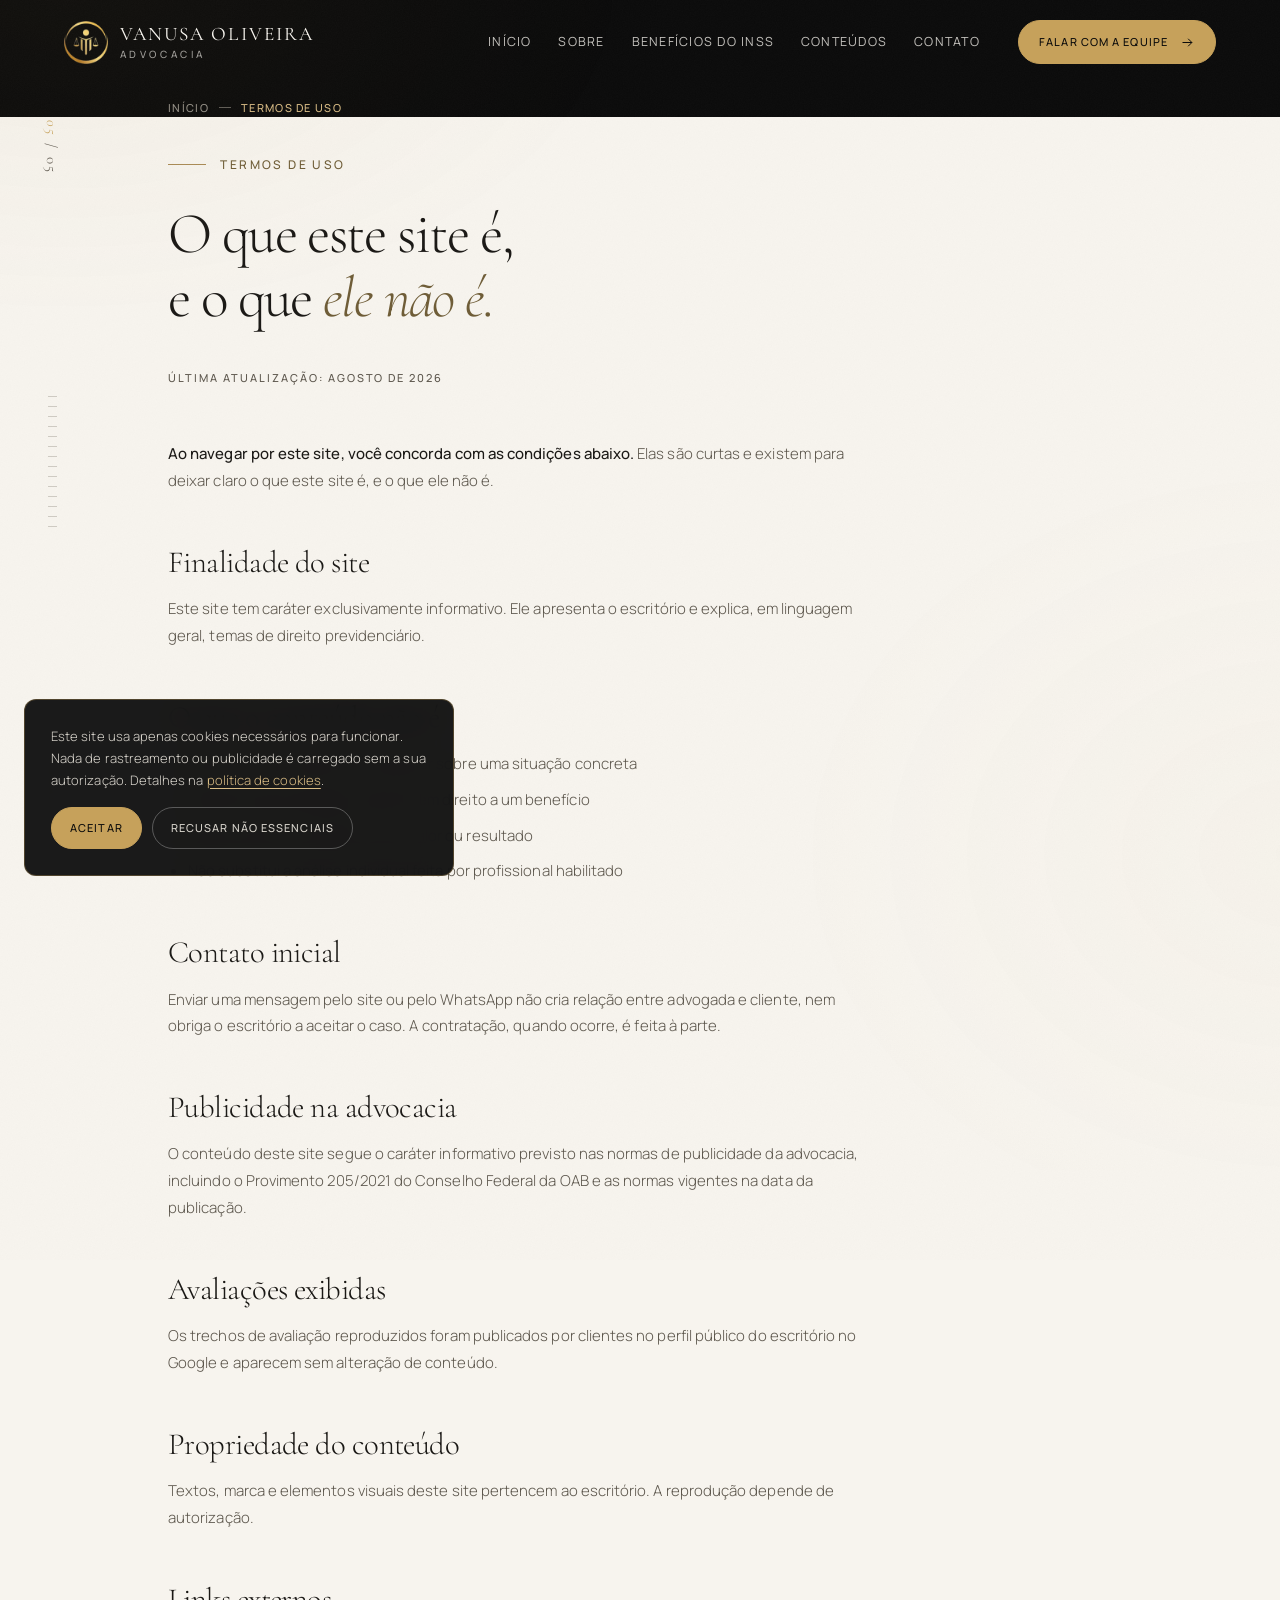
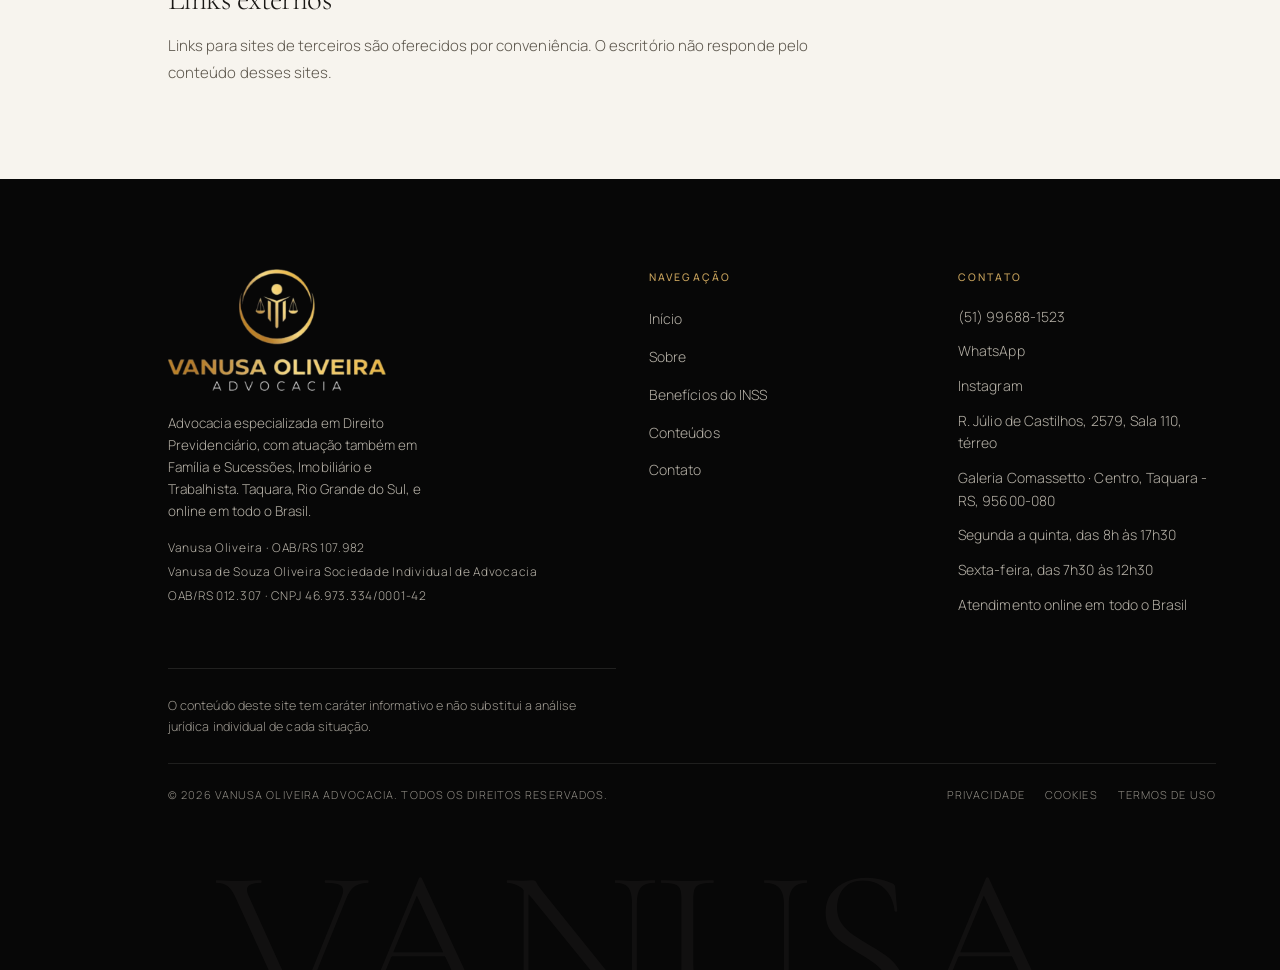
<file: site/termos.html>
<!doctype html>
<html lang="pt-BR">
<head>
<meta charset="utf-8">
<meta name="viewport" content="width=device-width,initial-scale=1">
<title>Termos de Uso | Vanusa Oliveira Advocacia</title>
<meta name="description" content="Condições de uso deste site e o caráter informativo do seu conteúdo.">
<link rel="canonical" href="https://vanusaoliveiraadvocacia.com.br/termos.html">
<meta name="author" content="Vanusa Oliveira Advocacia">
<meta name="theme-color" content="#0B0B0B">
<meta name="robots" content="index,follow">

<meta property="og:type" content="website">
<meta property="og:locale" content="pt_BR">
<meta property="og:site_name" content="Vanusa Oliveira Advocacia">
<meta property="og:title" content="Termos de Uso | Vanusa Oliveira Advocacia">
<meta property="og:description" content="Condições de uso deste site e o caráter informativo do seu conteúdo.">
<meta property="og:url" content="https://vanusaoliveiraadvocacia.com.br/termos.html">
<meta property="og:image" content="https://vanusaoliveiraadvocacia.com.br/assets/img/og.png">
<meta property="og:image:width" content="1200">
<meta property="og:image:height" content="630">
<meta name="twitter:card" content="summary_large_image">

<link rel="icon" href="favicon.ico" sizes="48x48 32x32 16x16">
<link rel="apple-touch-icon" href="assets/img/icone-180.png">
<link rel="manifest" href="manifest.webmanifest">

<link rel="preload" href="assets/fonts/cormorant-garamond-300-400.woff2" as="font" type="font/woff2" crossorigin>
<link rel="preload" href="assets/fonts/manrope-300-500.woff2" as="font" type="font/woff2" crossorigin>
<link rel="stylesheet" href="assets/css/site.css">
</head>
<body data-hero="light">
<script>document.body.dataset.hero='light'</script>


<a class="skip" href="#main">Ir para o conteúdo</a>

<div class="pt" id="pt" aria-hidden="true"></div>
<div class="prog" id="prog" aria-hidden="true"><i></i></div>
<div class="env" aria-hidden="true"><div class="env__grain"></div><div class="env__glow"></div></div>

<aside class="spine" aria-hidden="true">
  <span class="spine__idx"><b>05</b> / 05</span>
  <span class="spine__ticks" id="spineTicks"><i></i><i></i><i></i><i></i><i></i><i></i><i></i><i></i><i></i><i></i><i></i><i></i><i></i><i></i></span>
  <span class="spine__geo">Taquara / RS</span>
</aside>

<header class="hdr" id="hdr">
  <div class="hdr__in">
    <a class="brand" href="index.html" aria-label="Vanusa Oliveira Advocacia, ir para o início">
      <img class="brand__m" src="assets/img/emblema.webp" alt="" width="112" height="112" decoding="async">
      <span class="brand__t">
        <span class="brand__a">Vanusa Oliveira</span>
        <span class="brand__b">Advocacia</span>
      </span>
    </a>
    <nav class="nav" aria-label="Navegação principal">
      <ul>
        <li><a href="index.html">Início</a></li>
        <li><a href="sobre.html">Sobre</a></li>
        <li><a href="beneficios-inss.html">Benefícios do INSS</a></li>
        <li><a href="conteudos.html">Conteúdos</a></li>
        <li><a href="contato.html">Contato</a></li>
      </ul>
    </nav>
    <div class="hdr__cta">
      <a class="btn btn--primary btn--sm" href="https://wa.me/5551996881523" target="_blank" rel="noopener">Falar com a equipe <svg viewBox="0 0 24 24" fill="none" stroke="currentColor" stroke-width="1.6" aria-hidden="true"><path d="M4 12h15M13 6l6 6-6 6"/></svg></a>
    </div>
    <button class="burger" id="burger" aria-expanded="false" aria-controls="mnav"><span class="vh">Abrir menu</span><i></i><i></i></button>
  </div>
</header>

<div class="mnav" id="mnav" aria-hidden="true">
  <ul>
    <li><a href="index.html"><span>01</span>Início</a></li>
    <li><a href="sobre.html"><span>02</span>Sobre</a></li>
    <li><a href="beneficios-inss.html"><span>03</span>Benefícios do INSS</a></li>
    <li><a href="conteudos.html"><span>04</span>Conteúdos</a></li>
    <li><a href="contato.html"><span>05</span>Contato</a></li>
  </ul>
  <div class="mnav__foot">
    <a class="btn btn--primary" href="https://wa.me/5551996881523" target="_blank" rel="noopener">Falar com a equipe <svg viewBox="0 0 24 24" fill="none" stroke="currentColor" stroke-width="1.6" aria-hidden="true"><path d="M4 12h15M13 6l6 6-6 6"/></svg></a>
    <span class="meta">R. Júlio de Castilhos, 2579 · Taquara / RS</span>
  </div>
</div>

<main id="main" tabindex="-1">

  <nav class="crumb wrap" aria-label="Trilha de navegação"><ol><li><a href="index.html">Início</a></li><li><span aria-current="page">Termos de uso</span></li></ol></nav>

  <section class="phero on-light" style="padding-top:clamp(28px,3vw,44px);padding-bottom:clamp(30px,3.4vw,50px)">
    <div class="wrap">
      <p class="eyebrow">Termos de uso</p>
      <h1 class="display display--md" style="max-width:14em">
            <span class="ln"><span>O que este site é,</span></span>
            <span class="ln"><span>e o que <span class="acc">ele não é.</span></span></span>
      </h1>
      <p class="meta rv mt">Última atualização: agosto de 2026</p>
    </div>
  </section>

  <section class="sec sec--tight on-light" style="padding-top:0">
    <div class="wrap">
      <div class="legal rv">
        <p><strong>Ao navegar por este site, você concorda com as condições abaixo.</strong>
           Elas são curtas e existem para deixar claro o que este site é, e o que ele não é.</p>

        <h2>Finalidade do site</h2>
        <p>Este site tem caráter exclusivamente informativo. Ele apresenta o escritório e explica, em
           linguagem geral, temas de direito previdenciário.</p>

        <h2>O que o conteúdo não é</h2>
        <ul>
          <li>Não é consulta jurídica nem parecer sobre uma situação concreta</li>
          <li>Não afirma que qualquer pessoa tem direito a um benefício</li>
          <li>Não promete concessão, prazo, valor ou resultado</li>
          <li>Não substitui a análise individual feita por profissional habilitado</li>
        </ul>

        <h2>Contato inicial</h2>
        <p>Enviar uma mensagem pelo site ou pelo WhatsApp não cria relação entre advogada e cliente,
           nem obriga o escritório a aceitar o caso. A contratação, quando ocorre, é feita à parte.</p>

        <h2>Publicidade na advocacia</h2>
        <p>O conteúdo deste site segue o caráter informativo previsto nas normas de publicidade da
           advocacia, incluindo o Provimento 205/2021 do Conselho Federal da OAB e as normas vigentes
           na data da publicação.</p>

        <h2>Avaliações exibidas</h2>
        <p>Os trechos de avaliação reproduzidos foram publicados por clientes no perfil público do
           escritório no Google e aparecem sem alteração de conteúdo.</p>

        <h2>Propriedade do conteúdo</h2>
        <p>Textos, marca e elementos visuais deste site pertencem ao escritório. A reprodução depende
           de autorização.</p>

        <h2>Links externos</h2>
        <p>Links para sites de terceiros são oferecidos por conveniência. O escritório não responde
           pelo conteúdo desses sites.</p>
      </div>
    </div>
  </section>

</main>

<a class="wafloat" id="wafloat" href="https://wa.me/5551996881523" target="_blank" rel="noopener"><svg viewBox="0 0 24 24" aria-hidden="true"><path d="M12.04 2A9.9 9.9 0 0 0 2.15 11.9c0 1.75.46 3.45 1.32 4.95L2 22l5.3-1.39a9.9 9.9 0 0 0 4.74 1.2h.01A9.9 9.9 0 0 0 12.04 2Zm0 18.14h-.01a8.2 8.2 0 0 1-4.19-1.15l-.3-.18-3.12.82.83-3.05-.2-.31a8.2 8.2 0 1 1 6.99 3.87Zm4.5-6.14c-.25-.12-1.46-.72-1.69-.8-.22-.09-.39-.13-.55.12-.16.25-.63.8-.78.96-.14.16-.29.19-.53.06a6.7 6.7 0 0 1-3.31-2.9c-.25-.43.25-.4.71-1.32.08-.16.04-.3-.02-.42-.06-.12-.55-1.33-.76-1.82-.2-.48-.4-.41-.55-.42h-.47a.9.9 0 0 0-.65.3c-.22.25-.85.83-.85 2.02s.87 2.35.99 2.51c.12.16 1.71 2.62 4.15 3.671.54.67 2.15.72 2.92.61.47-.07 1.46-.6 1.66-1.17.21-.58.21-1.07.15-1.17-.06-.11-.22-.17-.47-.29Z"/></svg><span>Falar com a equipe</span></a>

<div class="ck" id="ck" role="dialog" aria-live="polite" aria-label="Aviso sobre cookies">
  <p>Este site usa apenas cookies necessários para funcionar. Nada de rastreamento ou publicidade é
     carregado sem a sua autorização. Detalhes na <a href="cookies.html">política de cookies</a>.</p>
  <div class="ck__row">
    <button class="btn btn--primary btn--sm" type="button" data-ck="ok">Aceitar</button>
    <button class="btn btn--ghost btn--sm" type="button" data-ck="no">Recusar não essenciais</button>
  </div>
</div>

<footer class="foot">
  <span class="foot__wm" aria-hidden="true" data-wm="VANUSA"></span>
  <div class="wrap">
    <div class="foot__grid">
      <div class="foot__brand">
        <img class="foot__logo" src="assets/img/logo.webp"
             alt="Vanusa Oliveira Advocacia" width="584" height="329" loading="lazy" decoding="async">
        <p class="foot__pos">Advocacia especializada em Direito Previdenciário, com atuação também em
           Família e Sucessões, Imobiliário e Trabalhista. Taquara, Rio Grande do Sul, e online em todo o Brasil.</p>
        <p class="foot__oab">
          <span>Vanusa Oliveira · OAB/RS 107.982</span>
          <span>Vanusa de Souza Oliveira Sociedade Individual de Advocacia</span>
          <span>OAB/RS 012.307 · CNPJ 46.973.334/0001-42</span>
        </p>
      </div>
      <nav aria-label="Navegação do rodapé">
        <h2>Navegação</h2>
        <ul>
          <li><a href="index.html">Início</a></li>
          <li><a href="sobre.html">Sobre</a></li>
          <li><a href="beneficios-inss.html">Benefícios do INSS</a></li>
          <li><a href="conteudos.html">Conteúdos</a></li>
          <li><a href="contato.html">Contato</a></li>
        </ul>
      </nav>
      <div>
        <h2>Contato</h2>
        <div class="foot__c">
          <a href="tel:+5551996881523">(51) 99688-1523</a>
          <a href="https://wa.me/5551996881523" target="_blank" rel="noopener">WhatsApp <span class="vh">(abre em nova aba)</span></a>
          <a href="https://www.instagram.com/vanusaoliveiraadvocacia/" target="_blank" rel="noopener">Instagram <span class="vh">(abre em nova aba)</span></a>
          <span>R. Júlio de Castilhos, 2579, Sala 110, térreo</span>
          <span>Galeria Comassetto · Centro, Taquara - RS, 95600-080</span>
          <span>Segunda a quinta, das 8h às 17h30</span>
          <span>Sexta-feira, das 7h30 às 12h30</span>
          <span>Atendimento online em todo o Brasil</span>
        </div>
      </div>
    </div>
    <p class="foot__note">O conteúdo deste site tem caráter informativo e não substitui a análise
       jurídica individual de cada situação.</p>
    <div class="foot__bot">
      <span>© 2026 Vanusa Oliveira Advocacia. Todos os direitos reservados.</span>
      <span class="foot__legal">
        <a href="privacidade.html">Privacidade</a>
        <a href="cookies.html">Cookies</a>
        <a href="termos.html">Termos de uso</a>
      </span>
    </div>
  </div>
</footer>

<script src="assets/js/site.js" defer></script>
</body>
</html>
</file>
<file: site/assets/css/site.css>
/* Fontes empacotadas com o site, faixa latin. Nenhuma chamada externa. */
@font-face {
  font-family: 'Cormorant Garamond';
  font-style: italic;
  font-weight: 300;
  font-display: swap;
  src: url("../fonts/cormorant-garamond-italic-300.woff2") format('woff2');
  unicode-range: U+0000-00FF, U+0131, U+0152-0153, U+02BB-02BC, U+02C6, U+02DA, U+02DC, U+0304, U+0308, U+0329, U+2000-206F, U+20AC, U+2122, U+2191, U+2193, U+2212, U+2215, U+FEFF, U+FFFD;
}
@font-face {
  font-family: 'Cormorant Garamond';
  font-style: normal;
  font-weight: 300;
  font-display: swap;
  src: url("../fonts/cormorant-garamond-300-400.woff2") format('woff2');
  unicode-range: U+0000-00FF, U+0131, U+0152-0153, U+02BB-02BC, U+02C6, U+02DA, U+02DC, U+0304, U+0308, U+0329, U+2000-206F, U+20AC, U+2122, U+2191, U+2193, U+2212, U+2215, U+FEFF, U+FFFD;
}
@font-face {
  font-family: 'Cormorant Garamond';
  font-style: normal;
  font-weight: 400;
  font-display: swap;
  src: url("../fonts/cormorant-garamond-300-400.woff2") format('woff2');
  unicode-range: U+0000-00FF, U+0131, U+0152-0153, U+02BB-02BC, U+02C6, U+02DA, U+02DC, U+0304, U+0308, U+0329, U+2000-206F, U+20AC, U+2122, U+2191, U+2193, U+2212, U+2215, U+FEFF, U+FFFD;
}
@font-face {
  font-family: 'Manrope';
  font-style: normal;
  font-weight: 300;
  font-display: swap;
  src: url("../fonts/manrope-300-500.woff2") format('woff2');
  unicode-range: U+0000-00FF, U+0131, U+0152-0153, U+02BB-02BC, U+02C6, U+02DA, U+02DC, U+0304, U+0308, U+0329, U+2000-206F, U+20AC, U+2122, U+2191, U+2193, U+2212, U+2215, U+FEFF, U+FFFD;
}
@font-face {
  font-family: 'Manrope';
  font-style: normal;
  font-weight: 400;
  font-display: swap;
  src: url("../fonts/manrope-300-500.woff2") format('woff2');
  unicode-range: U+0000-00FF, U+0131, U+0152-0153, U+02BB-02BC, U+02C6, U+02DA, U+02DC, U+0304, U+0308, U+0329, U+2000-206F, U+20AC, U+2122, U+2191, U+2193, U+2212, U+2215, U+FEFF, U+FFFD;
}
@font-face {
  font-family: 'Manrope';
  font-style: normal;
  font-weight: 500;
  font-display: swap;
  src: url("../fonts/manrope-300-500.woff2") format('woff2');
  unicode-range: U+0000-00FF, U+0131, U+0152-0153, U+02BB-02BC, U+02C6, U+02DA, U+02DC, U+0304, U+0308, U+0329, U+2000-206F, U+20AC, U+2122, U+2191, U+2193, U+2212, U+2215, U+FEFF, U+FFFD;
}

/* =============================================================
   VANUSA OLIVEIRA ADVOCACIA
   Direcao: Autoridade Silenciosa
   Assinatura: a linha do tempo. O tempo e a materia do direito
   previdenciario, entao ele vira o sistema grafico do site:
   um traco vertical com marcacoes que contam o percurso.
   ============================================================= */

/* ---------- 1. Tokens ---------- */
:root{
  /* Clareza que abre caminhos: o escuro cede lugar a luz, o dourado marca o caminho */
  --obsidian:#0B0B0B;
  --black:#111111;
  --charcoal:#171717;
  --warm-black:#1F1D19;
  --ink:#1A1815;

  --ivory:#F7F4EE;
  --warm-white:#FBF9F5;
  --paper:#FBF9F5;

  --gold:#C6A15B;
  --champagne:#D9BC85;
  --muted-gold:#9D7A3D;
  --gold-ink:#6E5C36;
  --success:#476653;

  --warm-gray:#B5B0A6;
  --soft-gray:#D8D4CC;
  --stone:#5C564C;

  --line-dark:rgba(247,244,238,.13);
  --line-gold:rgba(198,161,91,.32);
  --line-light:rgba(26,24,21,.15);

  --serif:"Cormorant Garamond",Georgia,"Times New Roman",serif;
  --sans:"Manrope","Helvetica Neue",Arial,sans-serif;

  --ease:cubic-bezier(.22,.61,.36,1);
  --ease-out:cubic-bezier(.16,.84,.44,1);

  --gut:clamp(22px,5vw,80px);
  --content:1280px;
  --rail:0px;

  --r-card:12px;
  --r-media:18px;
  --r-pill:999px;
}

@media (min-width:1180px){ :root{ --rail:104px } }

/* ---------- 2. Base ---------- */
*,*::before,*::after{box-sizing:border-box}
html,body{overflow-x:hidden;overflow-x:clip}
html{-webkit-text-size-adjust:100%;scroll-behavior:smooth}
@media (prefers-reduced-motion:reduce){html{scroll-behavior:auto}}

body{
  margin:0;
  background:var(--obsidian);
  color:var(--ivory);
  font-family:var(--sans);
  font-weight:300;
  font-size:16px;
  line-height:1.62;
  letter-spacing:.004em;
  -webkit-font-smoothing:antialiased;
  text-rendering:optimizeLegibility;
}

img{max-width:100%;display:block}
svg{display:block}
button{font:inherit;color:inherit}

a{color:inherit;text-decoration:none}

:focus-visible{
  outline:2px solid var(--champagne);
  outline-offset:3px;
  border-radius:2px;
}

.skip{
  position:fixed;left:12px;top:-80px;z-index:2000;
  background:var(--gold);color:var(--obsidian);
  padding:12px 20px;border-radius:var(--r-pill);
  font-size:13px;letter-spacing:.08em;text-transform:uppercase;
  transition:top .3s var(--ease);
}
.skip:focus{top:12px}

.vh{
  position:absolute!important;width:1px;height:1px;
  margin:-1px;padding:0;overflow:hidden;
  clip:rect(0 0 0 0);clip-path:inset(50%);white-space:nowrap;border:0;
}

/* ---------- 3. Camada de ambiente (uma unica atmosfera) ---------- */
.env{
  position:fixed;inset:0;z-index:60;pointer-events:none;
  mix-blend-mode:normal;
}
.env__grain{
  position:absolute;inset:-40%;opacity:.05;
  background-image:url("data:image/svg+xml;utf8,%3Csvg xmlns='http://www.w3.org/2000/svg' width='220' height='220'%3E%3Cfilter id='n'%3E%3CfeTurbulence type='fractalNoise' baseFrequency='.82' numOctaves='3' stitchTiles='stitch'/%3E%3CfeColorMatrix type='saturate' values='0'/%3E%3C/filter%3E%3Crect width='220' height='220' filter='url(%23n)' opacity='.6'/%3E%3C/svg%3E");
}
.env__glow{
  position:absolute;inset:-30%;opacity:.5;
  background:radial-gradient(46% 38% at 22% 18%,rgba(180,149,89,.09),transparent 62%),
             radial-gradient(40% 44% at 82% 78%,rgba(213,189,136,.055),transparent 66%);
  animation:envDrift 96s var(--ease) -22s infinite alternate;
  will-change:transform;
}
@keyframes envDrift{
  from{transform:translate3d(-2.2%,-1.4%,0) scale(1.02)}
  to{transform:translate3d(2.4%,2%,0) scale(1.07)}
}

/* ---------- 4. Tipografia ---------- */
.eyebrow{
  font-family:var(--sans);
  font-size:clamp(11px,1vw,12px);
  font-weight:500;
  letter-spacing:.20em;
  text-transform:uppercase;
  color:var(--gold);
  margin:0 0 clamp(20px,2.4vw,34px);
  display:flex;align-items:center;gap:14px;
}
.eyebrow::before{
  content:"";width:clamp(22px,3vw,44px);height:1px;
  background:var(--gold);flex:none;opacity:.85;
}
.on-light .eyebrow,.on-paper .eyebrow{color:var(--gold-ink)}
.on-light .eyebrow::before,.on-paper .eyebrow::before{background:var(--muted-gold)}

.display{
  font-family:var(--serif);
  font-weight:300;
  line-height:.98;
  letter-spacing:-.028em;
  margin:0;
  font-size:clamp(42px,6.1vw,98px);
}
.display--md{font-size:clamp(36px,4.6vw,74px);line-height:1.02}
.display--sm{font-size:clamp(30px,3.4vw,52px);line-height:1.06}
.acc{font-style:italic;color:var(--champagne)}
.on-light .acc,.on-paper .acc{color:var(--gold-ink)}

.lede{
  font-size:clamp(15px,1.25vw,18px);
  line-height:1.72;
  color:var(--warm-gray);
  max-width:52ch;
  margin:clamp(22px,2.6vw,34px) 0 0;
}
.on-light .lede,.on-paper .lede{color:var(--stone)}

.meta{
  font-family:var(--sans);
  font-size:11px;font-weight:500;
  letter-spacing:.18em;text-transform:uppercase;
  color:var(--warm-gray);
}
.on-light .meta,.on-paper .meta{color:var(--stone)}

.num{
  font-family:var(--serif);
  font-weight:300;
  font-variant-numeric:lining-nums;
  letter-spacing:-.02em;
}

/* ---------- 5. Layout ---------- */
.wrap{
  width:100%;max-width:calc(var(--content) + var(--gut)*2);
  margin-inline:auto;padding-inline:var(--gut);
}
@media (min-width:1180px){ .wrap{padding-left:calc(var(--gut) + var(--rail))} }

.sec{position:relative;padding-block:clamp(76px,10vw,150px)}
.sec--tight{padding-block:clamp(56px,6vw,92px)}
.on-dark{background:var(--black);color:var(--ivory)}
.on-obsidian{background:var(--obsidian);color:var(--ivory)}
.on-light{background:var(--ivory);color:var(--ink)}
.on-paper{background:var(--paper);color:var(--ink)}

.rule{height:1px;background:var(--line-dark);border:0;margin:0}
.on-light .rule,.on-paper .rule{background:var(--line-light)}

/* ---------- 6. Cabecalho ---------- */
.hdr{
  position:fixed;inset:0 0 auto;z-index:120;
  color:var(--ivory);
  transition:background .5s var(--ease),border-color .5s var(--ease),backdrop-filter .5s var(--ease);
  border-bottom:1px solid transparent;
}
/* A faixa atras do cabecalho e sempre escura: o cabecalho fica sobre a cor do
   body, e a primeira secao clara so comeca abaixo dele. Pintar a marca e o
   botao em tinta escura nas paginas de hero claro dava 1,06:1 de contraste,
   ou seja, o menu sumia no topo e so reaparecia depois de rolar, quando o
   cabecalho fica solido. Medido nas 10 paginas, no desktop e no celular:
   claro e o unico valor correto em todas. */
.hdr{color:var(--ivory)}
body .hdr.solid{
  background:rgba(8,8,8,.86);
  backdrop-filter:blur(14px);
  -webkit-backdrop-filter:blur(14px);
  border-bottom-color:var(--line-dark);
  color:var(--ivory);
}
.hdr__in{
  width:100%;max-width:calc(var(--content) + var(--gut)*2);
  margin-inline:auto;padding:clamp(16px,1.6vw,22px) var(--gut);
  display:flex;align-items:center;gap:clamp(18px,3vw,48px);
}

.brand{display:flex;align-items:center;gap:12px;line-height:1;flex:none}
/* O emblema da logo entra ao lado do letreiro. O arquivo original e empilhado
   (marca em cima, nome embaixo) e numa barra de 89px o nome ficaria com 7px de
   altura, ilegivel. A logo inteira, como foi desenhada, vai no rodape. */
.brand__m{width:auto;height:clamp(34px,3.4vw,44px);display:block;flex:none}
.brand__t{display:block}
.brand__a{
  display:block;font-family:var(--serif);font-weight:400;
  font-size:clamp(17px,1.5vw,21px);letter-spacing:.11em;text-transform:uppercase;
}
.foot__logo{width:clamp(190px,17vw,236px);height:auto;display:block;margin-bottom:22px}
.brand__b{
  display:block;margin-top:5px;font-size:10px;font-weight:500;
  letter-spacing:.36em;text-transform:uppercase;opacity:.62;
}

.nav{margin-left:auto}
.nav ul{display:flex;gap:clamp(16px,2.1vw,34px);list-style:none;margin:0;padding:0}
.nav a{
  position:relative;display:block;padding:6px 0;
  font-size:12.5px;font-weight:400;letter-spacing:.10em;
  text-transform:uppercase;opacity:.78;
  transition:opacity .35s var(--ease);
}
.nav a::after{
  content:"";position:absolute;left:0;bottom:0;height:1px;width:100%;
  background:var(--gold);transform:scaleX(0);transform-origin:left;
  transition:transform .5s var(--ease);
}
.nav a:hover{opacity:1}
.nav a:hover::after,.nav a:focus-visible::after{transform:scaleX(1)}
.nav a.is-active{opacity:1}
.nav a.is-active::after{transform:scaleX(1)}
.hdr__cta{flex:none}
@media (max-width:1023px){.nav,.hdr__cta{display:none}}

/* Menu mobile */
.burger{
  margin-left:auto;display:none;position:relative;z-index:2;
  width:46px;height:46px;background:none;border:1px solid currentColor;
  border-radius:var(--r-pill);opacity:.7;cursor:pointer;
  align-items:center;justify-content:center;flex-direction:column;gap:5px;
  transition:opacity .3s var(--ease);
}
.burger:hover{opacity:1}
.burger i{display:block;width:16px;height:1px;background:currentColor;transition:transform .45s var(--ease),opacity .3s}
.burger[aria-expanded="true"] i:first-child{transform:translateY(3px) rotate(45deg)}
.burger[aria-expanded="true"] i:last-child{transform:translateY(-3px) rotate(-45deg)}
@media (max-width:1023px){.burger{display:flex}}

.mnav{
  position:fixed;inset:0;z-index:110;background:var(--obsidian);
  /* 100dvh acompanha a barra de endereco do celular, que come altura util.
     Sem isso o menu e desenhado maior do que a tela e os ultimos itens ficam
     fora do alcance, ainda mais porque a rolagem da pagina esta travada. */
  height:100vh;height:100dvh;
  padding:calc(env(safe-area-inset-top) + 96px) var(--gut)
          calc(env(safe-area-inset-bottom) + 40px);
  display:flex;flex-direction:column;
  /* o proprio menu rola quando nao cabe: em paisagem, ou em tela baixa, o
     conteudo passa da altura da caixa e antes ficava inalcancavel */
  overflow-y:auto;-webkit-overflow-scrolling:touch;overscroll-behavior:contain;
  opacity:0;visibility:hidden;transition:opacity .5s var(--ease),visibility .5s;
}
.mnav.open{opacity:1;visibility:visible}
/* Com o menu aberto o botao flutuante do WhatsApp cobre o botao do proprio
   menu; ele sai de cena enquanto o menu estiver aberto. */
body.nav-open .wafloat{opacity:0;visibility:hidden;pointer-events:none}
.mnav ul{list-style:none;margin:0;padding:0;border-top:1px solid var(--line-dark)}
.mnav li{border-bottom:1px solid var(--line-dark)}
.mnav li a{
  display:flex;align-items:baseline;gap:16px;padding:clamp(16px,3.2vw,24px) 0;
  font-family:var(--serif);font-size:clamp(28px,8vw,44px);font-weight:300;
  letter-spacing:-.02em;color:var(--ivory);
  opacity:0;transform:translateY(16px);
  transition:opacity .6s var(--ease) var(--d,0s),transform .6s var(--ease) var(--d,0s),color .3s;
}
.mnav.open li a{opacity:1;transform:none}
.mnav li a span{font-family:var(--sans);font-size:10px;letter-spacing:.2em;color:var(--gold);flex:none}
.mnav li a.is-active{color:var(--champagne)}
.mnav__foot{margin-top:auto;padding-top:32px;display:grid;gap:18px}

/* Em tela baixa (paisagem do celular, aparelhos pequenos) o menu aperta para
   caber inteiro: sem isso os ultimos itens saiam da area visivel. */
@media (max-height:620px){
  .mnav{padding-top:calc(env(safe-area-inset-top) + 72px)}
  .mnav li a{padding:14px 0;font-size:22px}
  .mnav__foot{padding-top:20px;gap:12px}
}
@media (max-height:460px){
  .mnav{padding-top:calc(env(safe-area-inset-top) + 62px)}
  .mnav li a{padding:10px 0;font-size:18px}
  .mnav__foot{padding-top:14px;gap:8px}
}

/* ---------- 7. Botoes ---------- */
.btn{
  display:inline-flex;align-items:center;justify-content:center;gap:12px;
  padding:15px 26px;border-radius:var(--r-pill);border:1px solid transparent;
  font-size:12.5px;font-weight:500;letter-spacing:.10em;text-transform:uppercase;
  cursor:pointer;white-space:nowrap;
  transition:background .4s var(--ease),color .4s var(--ease),border-color .4s var(--ease),transform .4s var(--ease);
}
.btn svg{width:15px;height:15px;flex:none;transition:transform .45s var(--ease-out)}
.btn:hover svg{transform:translateX(5px)}
.btn--primary{background:var(--gold);color:var(--obsidian);border-color:var(--gold)}
.btn--primary:hover{background:var(--champagne);border-color:var(--champagne)}
.btn--ghost{background:transparent;color:currentColor;border-color:rgba(255,255,255,.28)}
.btn--ghost:hover{border-color:var(--gold);color:var(--champagne)}
.on-light .btn--ghost,.on-paper .btn--ghost{border-color:rgba(33,31,27,.24)}
.on-light .btn--ghost:hover,.on-paper .btn--ghost:hover{border-color:var(--muted-gold);color:var(--gold-ink)}
.btn--sm{padding:12px 20px;font-size:11px}
.btn--lg{padding:18px 34px}
@media (pointer:coarse){
  .btn{min-height:46px;display:inline-flex;align-items:center;justify-content:center}
}

.tlink{
  display:inline-flex;align-items:center;gap:11px;
  font-size:12px;font-weight:500;letter-spacing:.14em;text-transform:uppercase;
  color:var(--champagne);padding-bottom:7px;position:relative;
}
.on-light .tlink,.on-paper .tlink{color:var(--gold-ink)}
.tlink::after{
  content:"";position:absolute;left:0;bottom:0;height:1px;width:100%;
  background:currentColor;opacity:.45;
  transform:scaleX(.34);transform-origin:left;
  transition:transform .55s var(--ease),opacity .4s;
}
.tlink:hover::after{transform:scaleX(1);opacity:1}
.tlink svg{width:14px;height:14px;transition:transform .45s var(--ease-out)}
.tlink:hover svg{transform:translateX(5px)}

/* ---------- 8. A assinatura: a linha do tempo ---------- */
.spine{
  position:fixed;left:0;top:0;bottom:0;width:var(--rail);z-index:70;
  display:none;pointer-events:none;
  padding:120px 0 48px;
  align-items:center;flex-direction:column;justify-content:space-between;
  color:var(--warm-gray);
}
@media (min-width:1180px){.spine{display:flex}}
body[data-hero="light"] .spine{color:var(--stone)}
.spine__idx{
  font-family:var(--serif);font-size:15px;letter-spacing:.14em;
  writing-mode:vertical-rl;
}
.spine__idx b{font-weight:400;color:var(--gold);font-style:italic}
.spine__ticks{
  flex:1;display:flex;flex-direction:column;align-items:center;
  justify-content:center;gap:9px;padding-block:26px;
}
.spine__ticks i{
  display:block;width:9px;height:1px;background:currentColor;opacity:.26;
  transition:width .55s var(--ease),background .55s var(--ease),opacity .55s var(--ease);
}
.spine__ticks i.on{width:22px;background:var(--gold);opacity:1}
.spine__geo{
  writing-mode:vertical-rl;font-size:9.5px;font-weight:500;
  letter-spacing:.34em;text-transform:uppercase;opacity:.55;
}

/* Regua de secao: o mesmo idioma de tracos, na horizontal */
.ticks{display:flex;align-items:flex-end;gap:6px;height:14px;margin-bottom:26px}
.ticks i{display:block;width:1px;height:6px;background:currentColor;opacity:.28}
.ticks i:nth-child(4n+1){height:13px;opacity:.6}
.ticks i:first-child{background:var(--gold);opacity:1;height:14px;width:2px}

/* ---------- 9. Placas de imagem (espacos reservados) ---------- */
.plate{
  position:relative;margin:0;overflow:hidden;
  border-radius:var(--r-media);
  background:linear-gradient(158deg,#26241F 0%,#171614 48%,#0C0C0B 100%);
  isolation:isolate;
}
.plate::before{
  content:"";position:absolute;inset:0;z-index:1;
  background:
    radial-gradient(70% 52% at 26% 10%,rgba(224,206,164,.30),transparent 64%),
    radial-gradient(56% 62% at 84% 100%,rgba(180,149,89,.17),transparent 68%),
    linear-gradient(100deg,transparent 34%,rgba(244,240,231,.05) 50%,transparent 66%);
}
.plate::after{
  content:"";position:absolute;inset:0;z-index:2;opacity:.34;
  background:repeating-linear-gradient(126deg,rgba(244,240,231,.05) 0 1px,transparent 1px 9px);
}
.plate--light{background:linear-gradient(158deg,#EAE3D5 0%,#DDD5C4 52%,#CEC4AF 100%);box-shadow:inset 0 0 0 1px rgba(33,31,27,.10)}
.plate--light::before{background:radial-gradient(66% 54% at 26% 12%,rgba(255,255,255,.82),transparent 62%),linear-gradient(100deg,transparent 36%,rgba(255,255,255,.30) 50%,transparent 64%)}
.plate--light::after{background:repeating-linear-gradient(126deg,rgba(33,31,27,.06) 0 1px,transparent 1px 9px)}

.plate__mono{
  position:absolute;z-index:3;left:50%;top:50%;
  transform:translate(-50%,-50%);
  font-family:var(--serif);font-weight:300;font-size:clamp(90px,17vw,190px);
  line-height:1;letter-spacing:.04em;color:rgba(244,240,231,.085);
  user-select:none;
}
.plate--light .plate__mono{color:rgba(33,31,27,.10)}

.plate__marks{position:absolute;inset:16px;z-index:4;pointer-events:none}
.plate__marks i{position:absolute;width:17px;height:17px;opacity:.55}
.plate__marks i::before,.plate__marks i::after{content:"";position:absolute;background:var(--gold)}
.plate__marks i::before{width:17px;height:1px;top:0;left:0}
.plate__marks i::after{width:1px;height:17px;top:0;left:0}
.plate__marks i:nth-child(1){top:0;left:0}
.plate__marks i:nth-child(2){top:0;right:0;transform:scaleX(-1)}
.plate__marks i:nth-child(3){bottom:0;left:0;transform:scaleY(-1)}
.plate__marks i:nth-child(4){bottom:0;right:0;transform:scale(-1)}

.plate__cap{
  position:absolute;z-index:5;left:0;right:0;bottom:0;
  padding:20px clamp(18px,2.4vw,28px);
  display:flex;align-items:baseline;justify-content:space-between;gap:14px;
  font-size:9.5px;font-weight:500;letter-spacing:.20em;text-transform:uppercase;
  color:rgba(244,240,231,.58);
  background:linear-gradient(to top,rgba(8,8,8,.78),transparent);
}
.plate--light .plate__cap{
  color:rgba(33,31,27,.55);
  background:linear-gradient(to top,rgba(244,240,231,.86),transparent);
}
.plate__cap b{font-weight:500;color:var(--gold)}
.plate--light .plate__cap b{color:var(--gold-ink)}

.plate__lines{position:absolute;inset:0;z-index:3;width:100%;height:100%}
.plate__lines path,.plate__lines line,.plate__lines circle{
  fill:none;stroke:rgba(180,149,89,.5);stroke-width:1;vector-effect:non-scaling-stroke;
}

/* ---------- 10. Revelacao no scroll ---------- */
.rv{opacity:0;transform:translateY(18px);transition:opacity .9s var(--ease),transform .9s var(--ease)}
.rv.in{opacity:1;transform:none}

.stag>*{opacity:0;transform:translateY(20px);transition:opacity .85s var(--ease) var(--d,0s),transform .85s var(--ease) var(--d,0s)}
.stag.in>*{opacity:1;transform:none}
.stag.in.done>*{transition-delay:0s}

.ln{display:block;overflow:hidden;padding-block:.09em;margin-block:-.09em}
.ln>span{
  display:block;transform:translateY(106%);opacity:0;
  transition:transform 1.05s var(--ease-out) var(--d,0s),opacity .8s var(--ease) var(--d,0s);
}
.in .ln>span,.ln.in>span{transform:none;opacity:1}

.draw path,.draw line,.draw circle{
  stroke-dasharray:var(--len,1000);stroke-dashoffset:var(--len,1000);
  transition:stroke-dashoffset 1.7s var(--ease) var(--d,0s);
}
.draw.in path,.draw.in line,.draw.in circle{stroke-dashoffset:0}

/* ---------- 11. Hero ---------- */
.hero{position:relative;overflow:hidden}
.hero--dark{background:var(--obsidian);color:var(--ivory)}
.hero--light{background:var(--ivory);color:var(--ink)}

.hero__wm::before{content:attr(data-wm)}
.hero__wm{
  position:absolute;z-index:0;pointer-events:none;user-select:none;
  font-family:var(--serif);font-weight:300;line-height:.8;
  letter-spacing:-.03em;color:rgba(244,240,231,.028);
  font-size:clamp(240px,34vw,560px);
  left:-.06em;bottom:-.24em;
}
.hero--light .hero__wm{color:rgba(33,31,27,.045)}

.hero__grid{
  position:relative;z-index:2;
  display:grid;gap:clamp(38px,5vw,64px);
  align-items:center;
  padding-block:clamp(112px,13vh,152px) clamp(56px,7vw,92px);
  min-height:88vh;
}
@media (min-width:960px){
  .hero__grid{grid-template-columns:52fr 48fr;gap:clamp(40px,5vw,80px)}
}
.hero__side{
  position:absolute;right:calc(var(--gut) * -.3);top:50%;
  transform:translateY(-50%);
  writing-mode:vertical-rl;
  font-size:9.5px;font-weight:500;letter-spacing:.34em;text-transform:uppercase;
  color:var(--warm-gray);opacity:.6;display:none;
}
@media (min-width:1440px){.hero__side{display:block}}
.hero--light .hero__side{color:var(--stone)}

.hero__cta{display:flex;flex-wrap:wrap;gap:14px;margin-top:clamp(30px,3.4vw,44px)}

.hero__proof{
  margin-top:clamp(34px,4vw,52px);padding-top:22px;
  border-top:1px solid var(--line-dark);
  display:flex;align-items:center;gap:clamp(14px,2vw,26px);flex-wrap:wrap;
}
.hero--light .hero__proof{border-top-color:var(--line-light)}
.stars{display:flex;gap:3px}
.stars svg{width:13px;height:13px;fill:var(--gold)}
.hero__proof .meta b{color:var(--champagne);font-weight:500}
.hero--light .hero__proof .meta b{color:var(--gold-ink)}

.hero__media{position:relative}
.hero__plate{aspect-ratio:4/5;min-height:340px}
@media (min-width:960px){.hero__plate{aspect-ratio:auto;height:min(76vh,700px)}}
.hero__media .tag{
  position:absolute;z-index:6;left:-14px;top:clamp(24px,4vw,44px);
  background:var(--obsidian);border:1px solid var(--line-gold);
  padding:9px 15px;border-radius:var(--r-pill);
  font-size:9.5px;font-weight:500;letter-spacing:.2em;text-transform:uppercase;
  color:var(--champagne);
}

/* Hero interno (paginas 2 a 5) */
.phero{position:relative;overflow:hidden;padding-block:clamp(120px,16vh,182px) clamp(52px,6vw,84px)}
.phero__grid{display:grid;gap:clamp(30px,4vw,56px);align-items:end}
@media (min-width:900px){.phero__grid{grid-template-columns:1.34fr .66fr}}
.phero .display{font-size:clamp(36px,4.5vw,72px)}
.phero__idx{
  font-family:var(--serif);font-size:13px;letter-spacing:.22em;
  color:var(--warm-gray);margin-bottom:clamp(24px,3vw,38px);
}
.phero__idx b{color:var(--champagne);font-weight:400;font-style:italic}
.on-light .phero__idx,.on-paper .phero__idx{color:var(--stone)}
.on-light .phero__idx b,.on-paper .phero__idx b{color:var(--gold-ink)}

/* ---------- 12. Barra de autoridade ---------- */
.auth{background:var(--ivory);color:var(--ink);border-bottom:1px solid var(--line-light)}
.auth__grid{display:grid;grid-template-columns:1fr 1fr;gap:0}
@media (min-width:820px){.auth__grid{grid-template-columns:repeat(4,1fr)}}
.auth__i{
  padding:clamp(28px,3.4vw,44px) clamp(16px,2.4vw,34px);
  border-top:1px solid var(--line-light);
}
.auth__i+.auth__i{border-left:1px solid var(--line-light)}
@media (max-width:819px){.auth__i:nth-child(odd)+.auth__i{border-left:1px solid var(--line-light)}
  .auth__i:nth-child(odd){border-left:0}}
.auth__v{
  display:block;font-family:var(--serif);font-weight:300;
  font-size:clamp(32px,4vw,58px);line-height:1;letter-spacing:-.02em;
}
.auth__l{display:block;margin-top:12px;font-size:11px;font-weight:500;letter-spacing:.14em;text-transform:uppercase;color:var(--stone)}

/* ---------- 13. Manifesto ---------- */
.mani{display:grid;gap:clamp(40px,5vw,72px)}
@media (min-width:960px){.mani{grid-template-columns:.34fr .66fr;align-items:start}}
.mani__art{position:relative;aspect-ratio:1/1;max-width:420px}
.mani__art svg{width:100%;height:100%}
.mani__art path,.mani__art line,.mani__art rect,.mani__art circle{
  fill:none;stroke:rgba(33,31,27,.34);stroke-width:1;vector-effect:non-scaling-stroke;
}
.mani__art .g{stroke:var(--muted-gold)}
.mani__body{max-width:60ch}
.mani__q{
  font-family:var(--serif);font-size:clamp(26px,2.6vw,40px);
  font-style:italic;font-weight:300;line-height:1.28;letter-spacing:-.016em;
  margin:clamp(28px,3vw,42px) 0 0;padding-left:clamp(18px,2vw,28px);
  border-left:1px solid var(--muted-gold);color:var(--warm-black);
}

/* ---------- 14. Linhas de atuacao ---------- */
.rows{border-top:1px solid var(--line-dark);margin-top:clamp(40px,5vw,68px)}
.on-light .rows,.on-paper .rows{border-top-color:var(--line-light)}
.row{
  display:grid;grid-template-columns:auto 1fr auto;
  gap:clamp(16px,3vw,44px);align-items:baseline;
  padding:clamp(24px,3.2vw,40px) 0;
  border-bottom:1px solid var(--line-dark);
  position:relative;
}
.on-light .row,.on-paper .row{border-bottom-color:var(--line-light)}
.row::before{
  content:"";position:absolute;left:0;bottom:-1px;height:1px;width:100%;
  background:var(--gold);transform:scaleX(0);transform-origin:left;
  transition:transform .75s var(--ease);
}
.row:hover::before,.row:focus-within::before{transform:scaleX(1)}
.row__n{
  font-family:var(--serif);font-size:clamp(13px,1.1vw,15px);
  letter-spacing:.12em;color:var(--warm-gray);
  transition:color .45s var(--ease);min-width:2.4em;
}
.on-light .row__n,.on-paper .row__n{color:var(--stone)}
.row:hover .row__n{color:var(--gold)}
.row__b{display:grid;gap:10px}
@media (min-width:900px){.row__b{grid-template-columns:.9fr 1.1fr;gap:clamp(20px,3vw,48px);align-items:baseline}}
.row__t{
  font-family:var(--serif);font-weight:300;
  font-size:clamp(26px,2.8vw,42px);line-height:1.06;letter-spacing:-.02em;margin:0;
  transition:transform .55s var(--ease);
}
.row:hover .row__t{transform:translateX(5px)}
.row__d{margin:0;font-size:14.5px;line-height:1.7;color:var(--warm-gray);max-width:46ch}
.on-light .row__d,.on-paper .row__d{color:var(--stone)}
.row__a{color:var(--gold);opacity:.5;transition:opacity .4s var(--ease),transform .5s var(--ease-out)}
.row__a svg{width:17px;height:17px}
.row:hover .row__a{opacity:1;transform:translateX(5px)}

.disc{
  margin-top:clamp(26px,3vw,40px);font-size:12px;line-height:1.7;
  color:var(--warm-gray);opacity:.72;max-width:62ch;
  padding-left:16px;border-left:1px solid var(--line-gold);
}
.on-light .disc,.on-paper .disc{color:var(--stone);opacity:1}

/* ---------- 15. Etapas ---------- */
.steps{display:grid;gap:clamp(28px,3vw,10px);margin-top:clamp(44px,5vw,74px);position:relative}
@media (min-width:900px){.steps{grid-template-columns:repeat(4,1fr);gap:0}}
.step{position:relative;padding-top:clamp(22px,2.6vw,34px);border-top:1px solid var(--line-light)}
@media (min-width:900px){.step{padding-right:clamp(18px,2.4vw,36px)}}
.step__n{
  display:block;font-family:var(--serif);font-weight:300;
  font-size:clamp(52px,6vw,92px);line-height:.86;letter-spacing:-.04em;
  color:var(--gold-ink);opacity:.72;
}
.step__t{font-family:var(--serif);font-size:clamp(21px,1.9vw,27px);font-weight:400;margin:16px 0 10px;letter-spacing:-.01em}
.step__d{margin:0;font-size:14px;line-height:1.68;color:var(--stone);max-width:32ch}
.step::after{
  content:"";position:absolute;left:0;top:-1px;height:1px;width:0;background:var(--muted-gold);
  transition:width 1.2s var(--ease) var(--d,0s);
}
.steps.in .step::after{width:100%}

/* ---------- 16. Avaliacoes ---------- */
.revhead{display:grid;gap:clamp(32px,4vw,56px);align-items:end}
@media (min-width:960px){.revhead{grid-template-columns:.85fr 1.15fr}}
.score{display:flex;align-items:baseline;gap:16px}
.score__n{font-family:var(--serif);font-weight:300;font-size:clamp(64px,9vw,132px);line-height:.84;letter-spacing:-.04em;color:var(--champagne)}
.on-light .score__n,.on-paper .score__n{color:var(--gold-ink)}
.score__d{display:grid;gap:8px}

.quotes{display:grid;gap:clamp(16px,2vw,22px);margin-top:clamp(44px,5vw,72px)}
@media (min-width:900px){.quotes{grid-template-columns:repeat(3,1fr);align-items:start}}
.quote{
  border:1px solid var(--line-dark);border-radius:var(--r-card);
  padding:clamp(24px,2.6vw,34px);background:rgba(244,240,231,.018);
  transition:transform .55s var(--ease),border-color .55s var(--ease),background .55s var(--ease);
}
.quote:hover{transform:translateY(-4px);border-color:var(--line-gold);background:rgba(244,240,231,.032)}
@media (min-width:900px){
  .quote--tall{grid-row:span 2}
  .quote--off{margin-top:clamp(22px,3vw,46px)}
}
.quote__m{display:flex;gap:4px;margin-bottom:18px}
.quote__m svg{width:12px;height:12px;fill:var(--gold)}
.quote__t{
  font-family:var(--serif);font-weight:300;font-style:italic;
  font-size:clamp(17px,1.5vw,22px);line-height:1.46;letter-spacing:-.008em;margin:0;
}
.quote--lead .quote__t{font-size:clamp(20px,2vw,29px)}
.quote__a{
  margin:22px 0 0;padding-top:16px;border-top:1px solid var(--line-dark);
  font-size:10.5px;font-weight:500;letter-spacing:.18em;text-transform:uppercase;color:var(--warm-gray);
}
.on-light .quote,.on-paper .quote{border-color:var(--line-light);background:rgba(33,31,27,.014)}
.on-light .quote__a,.on-paper .quote__a{border-top-color:var(--line-light);color:var(--stone)}

/* ---------- 17. Faixa de palavras ---------- */
.strip{overflow:hidden;padding-block:clamp(30px,3.4vw,48px);border-block:1px solid var(--line-dark)}
.strip__t{display:flex;width:max-content;will-change:transform}
.strip.in .strip__t{animation:marq 46s linear infinite}
.strip__t span{
  display:flex;align-items:center;gap:clamp(24px,3vw,46px);
  padding-right:clamp(24px,3vw,46px);
  font-family:var(--serif);font-weight:300;font-size:clamp(30px,4.4vw,66px);
  line-height:1.14;letter-spacing:-.02em;white-space:nowrap;
}
.strip__t span i{font-style:normal;color:var(--gold);font-size:.36em;opacity:.8}
.strip__t span em{font-style:italic;color:var(--warm-gray)}
@keyframes marq{from{transform:translate3d(0,0,0)}to{transform:translate3d(-50%,0,0)}}

/* ---------- 18. Local ---------- */
.loc{display:grid;gap:clamp(34px,4vw,64px);align-items:center}
@media (min-width:900px){.loc{grid-template-columns:1.05fr .95fr}}
.loc__plate{aspect-ratio:5/4}
.addr{display:grid;gap:6px;margin:clamp(24px,3vw,36px) 0 0;font-style:normal}
.addr strong{font-family:var(--serif);font-weight:400;font-size:clamp(19px,1.7vw,25px);letter-spacing:-.01em}
.addr span{font-size:14.5px;color:var(--stone)}
.on-dark .addr span,.on-obsidian .addr span{color:var(--warm-gray)}

/* ---------- 19. CTA final ---------- */
.fcta{position:relative;overflow:hidden;background:#0A0A0A;color:var(--ivory)}
.fcta__in{position:relative;z-index:2;display:grid;gap:clamp(30px,4vw,56px);align-items:end}
@media (min-width:900px){.fcta__in{grid-template-columns:1.2fr auto}}

/* ---------- 20. Rodape ---------- */
.foot{position:relative;overflow:hidden;background:#070707;color:var(--ivory);padding-top:clamp(64px,7vw,104px)}
.foot__grid{display:grid;gap:clamp(34px,4vw,56px);position:relative;z-index:2}
@media (min-width:820px){.foot__grid{grid-template-columns:1.25fr .75fr .75fr}}
.foot__brand .brand__a{font-size:clamp(21px,2vw,28px)}
.foot__pos{margin:20px 0 0;font-size:13.5px;color:var(--warm-gray);max-width:34ch}
.foot h2{font-size:10.5px;font-weight:500;letter-spacing:.2em;text-transform:uppercase;color:var(--gold);margin:0 0 20px}
.foot ul{list-style:none;margin:0;padding:0;display:grid;gap:12px}
.foot ul a,.foot__c a{font-size:14px;color:var(--warm-gray);transition:color .35s var(--ease)}
.foot ul a:hover,.foot__c a:hover{color:var(--ivory)}
.foot__c{display:grid;gap:12px;font-size:14px;color:var(--warm-gray)}
.foot__bot{
  position:relative;z-index:2;margin-top:clamp(48px,6vw,80px);
  padding:26px 0 clamp(96px,13vw,168px);border-top:1px solid var(--line-dark);
  display:flex;flex-wrap:wrap;gap:10px 26px;justify-content:space-between;
  font-size:11px;letter-spacing:.1em;text-transform:uppercase;color:var(--warm-gray);opacity:.78;
}
.foot__wm::before{content:attr(data-wm)}
.foot__wm{
  position:absolute;z-index:1;left:50%;transform:translateX(-50%);bottom:-.30em;
  font-family:var(--serif);font-weight:300;line-height:.78;letter-spacing:-.02em;
  font-size:clamp(88px,17.6vw,290px);color:rgba(244,240,231,.045);
  pointer-events:none;user-select:none;white-space:nowrap;
}

/* ---------- 21. Valores (o escritorio) ---------- */
.vals{display:grid;gap:clamp(28px,3vw,4px);margin-top:clamp(40px,5vw,68px)}
@media (min-width:820px){.vals{grid-template-columns:repeat(4,1fr);gap:0}}
.val{padding-top:26px;border-top:1px solid var(--line-dark)}
@media (min-width:820px){.val{padding-right:clamp(18px,2.2vw,34px)}}
.val__n{font-family:var(--serif);font-size:13px;letter-spacing:.16em;color:var(--gold)}
.val__t{font-family:var(--serif);font-weight:300;font-size:clamp(28px,3vw,44px);line-height:1.04;letter-spacing:-.02em;margin:18px 0 12px}
.val__d{margin:0;font-size:14px;line-height:1.68;color:var(--warm-gray);max-width:30ch}

/* ---------- 22. Perfil profissional ---------- */
.prof{position:relative}
.prof__plate{aspect-ratio:16/9;min-height:320px}
.prof__panel{
  background:var(--ivory);color:var(--ink);
  border-radius:var(--r-card);padding:clamp(28px,3.4vw,46px);
  box-shadow:0 30px 70px rgba(0,0,0,.34);
}
@media (min-width:960px){
  .prof{display:grid;grid-template-columns:1fr;align-items:center}
  .prof__plate{aspect-ratio:21/9}
  .prof__panel{margin:-14% 0 0 auto;width:min(520px,92%);position:relative;z-index:3}
}
.prof__k{font-size:10.5px;font-weight:500;letter-spacing:.2em;text-transform:uppercase;color:var(--gold-ink);margin:0 0 16px}
.prof__n{font-family:var(--serif);font-weight:300;font-size:clamp(32px,3.4vw,50px);line-height:1;letter-spacing:-.025em;margin:0}
.prof__s{margin:12px 0 22px;font-size:12px;font-weight:500;letter-spacing:.16em;text-transform:uppercase;color:var(--stone)}
.prof__c{margin:0;font-size:14.5px;line-height:1.72;color:var(--stone)}

/* ---------- 23. Galeria editorial ---------- */
.gal{display:grid;gap:clamp(18px,2.4vw,30px);margin-top:clamp(40px,5vw,68px)}
@media (min-width:820px){.gal{grid-template-columns:1.15fr .85fr 1fr;align-items:start}}
.gal .plate{border-radius:var(--r-media)}
.gal__a{aspect-ratio:3/4}
.gal__b{aspect-ratio:1/1}
.gal__c{aspect-ratio:4/5}
@media (min-width:820px){
  .gal__b{margin-top:clamp(34px,6vw,88px)}
  .gal__c{margin-top:clamp(14px,2.4vw,34px)}
}

/* ---------- 24. Linhas alternadas (beneficios) ---------- */
.alt{display:grid;gap:clamp(48px,6vw,104px);margin-top:clamp(44px,5vw,76px)}
.alt__i{display:grid;gap:clamp(26px,3.4vw,54px);align-items:center}
@media (min-width:900px){
  .alt__i{grid-template-columns:.92fr 1.08fr}
  .alt__i:nth-child(even) .alt__m{order:2}
}
.alt__m{position:relative;aspect-ratio:4/3}
.alt__n{
  position:absolute;z-index:6;top:-.18em;left:-.06em;
  font-family:var(--serif);font-weight:300;font-size:clamp(58px,7vw,112px);
  line-height:1;letter-spacing:-.04em;color:var(--ivory);opacity:.9;
  text-shadow:0 2px 26px rgba(8,8,8,.7);
}
.alt__k{font-size:10.5px;font-weight:500;letter-spacing:.24em;text-transform:uppercase;color:var(--gold);margin:0 0 18px}
.alt__t{font-family:var(--serif);font-weight:300;font-size:clamp(30px,3.4vw,50px);line-height:1.03;letter-spacing:-.024em;margin:0 0 16px}
.alt__d{margin:0;font-size:15px;line-height:1.72;color:var(--warm-gray);max-width:44ch}

/* ---------- 25. O momento interativo: a linha do tempo ---------- */
.tl{margin-top:clamp(40px,5vw,68px)}
.tl__track{
  position:relative;display:grid;gap:0;
  grid-template-columns:repeat(6,1fr);
  border-top:1px solid var(--line-dark);
  padding-top:22px;
}
.tl__b{
  position:relative;background:none;border:0;padding:20px 6px 8px;cursor:pointer;
  text-align:left;color:var(--warm-gray);
  font-size:10px;font-weight:500;letter-spacing:.12em;text-transform:uppercase;
  transition:color .45s var(--ease);
}
.tl__b::before{
  content:"";position:absolute;left:0;top:-23px;width:1px;height:12px;
  background:currentColor;opacity:.4;transition:height .45s var(--ease),background .45s var(--ease),opacity .45s;
}
.tl__b:hover{color:var(--ivory)}
.tl__b[aria-selected="true"]{color:var(--champagne)}
.tl__b[aria-selected="true"]::before{height:22px;background:var(--gold);opacity:1}
.tl__b i{display:block;font-style:normal;font-family:var(--serif);font-size:15px;letter-spacing:.08em;margin-bottom:8px;opacity:.7}
@media (max-width:719px){
  .tl__track{grid-template-columns:repeat(3,1fr);row-gap:14px}
}
.tl__panels{margin-top:clamp(30px,3.4vw,46px);position:relative}
.tl__p{
  display:none;grid-template-columns:1fr;gap:clamp(22px,3vw,44px);
}
@media (min-width:900px){.tl__p{grid-template-columns:.9fr 1.1fr}}
.tl__p.on{display:grid;animation:tlIn .65s var(--ease) both}
@keyframes tlIn{from{opacity:0;transform:translateY(12px)}to{opacity:1;transform:none}}
.tl__doc{position:relative;aspect-ratio:5/4;border:1px solid var(--line-dark);border-radius:var(--r-card);overflow:hidden;background:rgba(244,240,231,.02)}
.tl__doc svg{width:100%;height:100%}
.tl__doc path,.tl__doc line,.tl__doc rect,.tl__doc circle{fill:none;stroke:rgba(180,149,89,.55);stroke-width:1;vector-effect:non-scaling-stroke}
.tl__doc .d{stroke:rgba(244,240,231,.26)}
.tl__t{font-family:var(--serif);font-weight:300;font-size:clamp(26px,3vw,42px);line-height:1.06;letter-spacing:-.022em;margin:0 0 16px}
.tl__d{margin:0;font-size:15px;line-height:1.72;color:var(--warm-gray);max-width:46ch}
.tl__l{margin:24px 0 0;padding:0;list-style:none;display:grid;gap:10px}
.tl__l li{display:flex;gap:12px;align-items:baseline;font-size:13.5px;color:var(--warm-gray)}
.tl__l li::before{content:"";width:14px;height:1px;background:var(--gold);flex:none;transform:translateY(-4px)}

/* ---------- 26. FAQ ---------- */
.faq{margin-top:clamp(36px,4vw,60px);border-top:1px solid var(--line-light)}
.faq__i{border-bottom:1px solid var(--line-light)}
.faq__q{
  width:100%;background:none;border:0;cursor:pointer;text-align:left;
  display:flex;align-items:flex-start;gap:clamp(16px,2.6vw,34px);
  padding:clamp(22px,2.6vw,32px) 0;
  font-family:var(--serif);font-weight:300;
  font-size:clamp(20px,2.1vw,31px);line-height:1.2;letter-spacing:-.018em;
  color:var(--ink);transition:color .4s var(--ease);
}
.faq__q:hover{color:var(--gold-ink)}
.faq__q i{
  flex:none;font-family:var(--sans);font-style:normal;font-size:11px;font-weight:500;
  letter-spacing:.14em;color:var(--gold-ink);transform:translateY(.7em);min-width:2.4em;
}
.faq__q b{flex:1;font-weight:300}
.faq__q em{
  flex:none;width:22px;height:22px;position:relative;transform:translateY(.35em);
}
.faq__q em::before,.faq__q em::after{
  content:"";position:absolute;left:50%;top:50%;background:var(--muted-gold);
  transition:transform .5s var(--ease),opacity .4s;
}
.faq__q em::before{width:13px;height:1px;transform:translate(-50%,-50%)}
.faq__q em::after{width:1px;height:13px;transform:translate(-50%,-50%)}
.faq__q[aria-expanded="true"] em::after{transform:translate(-50%,-50%) rotate(90deg);opacity:0}
.faq__a{overflow:hidden;height:0;transition:height .6s var(--ease)}
.faq__a p{
  margin:0;padding:0 0 clamp(24px,2.6vw,34px) clamp(38px,5.4vw,72px);
  font-size:15px;line-height:1.74;color:var(--stone);max-width:62ch;
}

/* ---------- 27. Contato ---------- */
.cgrid{display:grid;gap:clamp(34px,4vw,64px)}
@media (min-width:820px){.cgrid{grid-template-columns:1fr 1fr}}
.cbox h2{font-family:var(--serif);font-weight:300;font-size:clamp(28px,3vw,42px);line-height:1.04;letter-spacing:-.022em;margin:0 0 clamp(24px,2.6vw,34px)}
.cbox dl{margin:0;display:grid;gap:0;border-top:1px solid var(--line-light)}
.cbox dt{font-size:10.5px;font-weight:500;letter-spacing:.18em;text-transform:uppercase;color:var(--stone);padding-top:20px}
.cbox dd{margin:0 0 20px;font-family:var(--serif);font-size:clamp(20px,1.9vw,27px);letter-spacing:-.012em;border-bottom:1px solid var(--line-light);padding-bottom:20px}
.cbox dd a{transition:color .35s var(--ease)}
.cbox dd a:hover{color:var(--gold-ink)}

.map{position:relative;border-radius:var(--r-media);overflow:hidden;background:#101010;aspect-ratio:21/9;min-height:300px}
.map svg{position:absolute;inset:0;width:100%;height:100%}
.map .st{fill:none;stroke:rgba(244,240,231,.10);stroke-width:1;vector-effect:non-scaling-stroke}
.map .st2{fill:none;stroke:rgba(244,240,231,.055);stroke-width:1;vector-effect:non-scaling-stroke}
.map .blk{fill:rgba(244,240,231,.028)}
.map__pin{position:absolute;left:52%;top:50%;transform:translate(-50%,-50%);z-index:3}
.map__pin i{
  display:block;width:11px;height:11px;border-radius:50%;
  background:var(--gold);box-shadow:0 0 0 1px rgba(180,149,89,.5);
}
.map__pin::after{
  content:"";position:absolute;left:50%;top:50%;width:78px;height:78px;
  margin:-39px 0 0 -39px;border:1px solid rgba(180,149,89,.35);border-radius:50%;
  animation:ping 4.6s var(--ease) -1.4s infinite;
}
@keyframes ping{0%{transform:scale(.42);opacity:.85}70%{opacity:0}100%{transform:scale(1);opacity:0}}
.map__card{
  position:absolute;z-index:4;left:clamp(16px,2.6vw,34px);bottom:clamp(16px,2.6vw,34px);
  background:rgba(8,8,8,.88);backdrop-filter:blur(10px);-webkit-backdrop-filter:blur(10px);
  border:1px solid var(--line-gold);border-radius:var(--r-card);
  padding:clamp(20px,2.2vw,28px);max-width:min(370px,84%);
}
.map__card p{margin:0 0 6px;font-size:14px;color:var(--ivory)}
.map__card .meta{margin-bottom:14px}
.map__card a{margin-top:14px}

.form{display:grid;gap:clamp(16px,2vw,22px);margin-top:clamp(30px,3.4vw,48px)}
@media (min-width:760px){.form{grid-template-columns:1fr 1fr}.form .f--full{grid-column:1/-1}}
.f{display:grid;gap:10px}
.f label{font-size:10.5px;font-weight:500;letter-spacing:.18em;text-transform:uppercase;color:var(--stone)}
.f input,.f textarea{
  font:inherit;font-size:15px;color:var(--ink);
  background:transparent;border:0;border-bottom:1px solid var(--line-light);
  padding:12px 0;border-radius:0;
  transition:border-color .45s var(--ease);
}
.f textarea{min-height:118px;resize:vertical;line-height:1.66}
.f input::placeholder,.f textarea::placeholder{color:rgba(94,88,78,.5)}
.f input:focus,.f textarea:focus{outline:none;border-bottom-color:var(--gold-ink)}
.f input:focus-visible,.f textarea:focus-visible{outline:2px solid var(--champagne);outline-offset:4px}
.form__foot{grid-column:1/-1;display:flex;flex-wrap:wrap;gap:18px;align-items:center;justify-content:space-between}
.form__note{margin:0;font-size:12px;line-height:1.6;color:var(--stone);max-width:44ch;opacity:.85}
.form__ok{
  grid-column:1/-1;display:none;align-items:flex-start;gap:16px;
  border:1px solid var(--muted-gold);border-radius:var(--r-card);
  padding:clamp(22px,2.4vw,30px);background:rgba(180,149,89,.07);
}
.form__ok.on{display:flex;animation:tlIn .6s var(--ease) both}
.form__ok svg{width:20px;height:20px;flex:none;stroke:var(--gold-ink);fill:none;stroke-width:1.4;margin-top:2px}
.form__ok p{margin:0;font-size:14.5px;line-height:1.7;color:var(--ink)}
.form__ok p+p{margin-top:8px;font-size:13px;color:var(--stone)}

/* ---------- 28. Transicao de pagina ---------- */
.pt{
  position:fixed;inset:0;z-index:200;pointer-events:none;
  background:var(--obsidian);opacity:0;visibility:hidden;
  transition:opacity .42s var(--ease),visibility .42s;
}
.pt.on{opacity:1;visibility:visible}
.pt::after{
  content:"";position:absolute;left:0;top:50%;width:100%;height:1px;
  background:linear-gradient(90deg,transparent,var(--gold),transparent);
  transform:scaleX(0);transform-origin:left;
}
.pt.on::after{animation:ptLine .8s var(--ease) both}
@keyframes ptLine{
  0%{transform:scaleX(0);transform-origin:left}
  52%{transform:scaleX(1);transform-origin:left}
  53%{transform:scaleX(1);transform-origin:right}
  100%{transform:scaleX(0);transform-origin:right}
}

/* ---------- 29. Pausar fora de foco ---------- */
body.paused *,body.paused *::before,body.paused *::after{animation-play-state:paused!important}

/* ---------- 30. Telas curtas ---------- */
@media (max-height:560px){.spine,.hero__side{display:none}}

/* ---------- 31. Movimento reduzido ---------- */
@media (prefers-reduced-motion:reduce){
  *,*::before,*::after{
    animation-duration:.001ms!important;animation-iteration-count:1!important;
    transition-duration:.001ms!important;transition-delay:0s!important;
  }
  .rv,.stag>*{opacity:1!important;transform:none!important}
  .ln>span{transform:none!important;opacity:1!important}
  .draw path,.draw line,.draw circle{stroke-dashoffset:0!important}
  .steps .step::after{width:100%!important}
  .strip__t{transform:none!important}
  .env__glow{transform:none!important}
  .map__pin::after{display:none}
}
body.rm .rv,body.rm .stag>*{opacity:1;transform:none}
body.rm .ln>span{transform:none;opacity:1}
body.rm .draw path,body.rm .draw line,body.rm .draw circle{stroke-dashoffset:0}
body.rm .steps .step::after{width:100%}
body.rm .strip.in .strip__t{animation:none}

/* ---------- 32. Utilitarios de composicao ---------- */
.duo{display:grid;gap:clamp(34px,4vw,72px)}
@media (min-width:960px){
  .duo{grid-template-columns:.95fr 1.05fr;align-items:start}
  .duo__k{position:sticky;top:clamp(110px,12vh,140px)}
}
.prose{display:grid;gap:20px;max-width:56ch}
.prose p{margin:0;font-size:clamp(15px,1.2vw,17px);line-height:1.78;color:var(--warm-gray)}
.on-light .prose p,.on-paper .prose p{color:var(--stone)}
.prose p.first::first-letter{
  font-family:var(--serif);font-size:3.1em;line-height:.82;float:left;
  padding:.06em .12em 0 0;color:var(--gold);
}
.on-light .prose p.first::first-letter,.on-paper .prose p.first::first-letter{color:var(--gold-ink)}
.lim{max-width:13em}
.lim--wide{max-width:15.5em}
.mt{margin-top:clamp(28px,3.2vw,44px)}
.gal figcaption{
  margin-top:14px;font-size:10px;font-weight:500;letter-spacing:.18em;
  text-transform:uppercase;color:var(--stone);
}

/* ---------- 33. Pagina de avaliacoes ---------- */
.bignum::before{content:attr(data-wm)}
.bignum{
  position:absolute;z-index:0;pointer-events:none;user-select:none;
  font-family:var(--serif);font-weight:300;line-height:.74;letter-spacing:-.05em;
  font-size:clamp(260px,40vw,640px);
  right:-.05em;bottom:-.32em;color:rgba(33,31,27,.055);
}
.phero .wrap{position:relative;z-index:2}

.rstat{display:grid;gap:clamp(28px,3.4vw,56px)}
@media (min-width:820px){.rstat{grid-template-columns:1fr 1fr}}
.rstat__i{border-top:1px solid var(--line-dark);padding-top:clamp(18px,2.2vw,28px)}
.rstat__n{
  display:block;font-family:var(--serif);font-weight:300;
  font-size:clamp(84px,14vw,220px);line-height:.82;letter-spacing:-.05em;color:var(--ivory);
}
.rstat__n em{font-style:italic;color:var(--champagne)}
.rstat__l{display:block;margin-top:16px;font-size:11px;font-weight:500;letter-spacing:.2em;text-transform:uppercase;color:var(--warm-gray)}

.mason{columns:1;column-gap:clamp(16px,2vw,22px);margin-top:clamp(40px,5vw,68px)}
@media (min-width:760px){.mason{columns:2}}
@media (min-width:1100px){.mason{columns:3}}
.mason>*{break-inside:avoid;margin:0 0 clamp(16px,2vw,22px);display:inline-block;width:100%;vertical-align:top}

.fact{
  border:1px solid var(--line-gold);border-radius:var(--r-card);
  padding:clamp(24px,2.6vw,34px);background:rgba(180,149,89,.05);
}
.fact__n{
  display:block;font-family:var(--serif);font-weight:300;
  font-size:clamp(54px,6.6vw,100px);line-height:.86;letter-spacing:-.04em;color:var(--champagne);
}
.fact__l{display:block;margin-top:16px;font-size:11px;font-weight:500;letter-spacing:.18em;text-transform:uppercase;color:var(--warm-gray)}
.fact .stars{margin-bottom:18px}

.note{padding:clamp(22px,2.4vw,30px) 0 clamp(22px,2.4vw,30px) clamp(18px,2vw,26px);border-left:1px solid var(--line-gold)}
.note p{margin:0;font-size:13.5px;line-height:1.74;color:var(--warm-gray)}
.note p+p{margin-top:12px}

/* ---------- 34. Barra de progresso de leitura ---------- */
.prog{position:fixed;left:0;top:0;height:2px;z-index:130;width:100%;pointer-events:none}
.prog i{
  display:block;height:100%;width:100%;transform:scaleX(0);transform-origin:left;
  background:linear-gradient(90deg,var(--muted-gold),var(--gold),var(--champagne));
}

/* ---------- 35. Trilha de navegacao ---------- */
.crumb{padding-top:clamp(96px,11vh,124px)}
.crumb ol{
  display:flex;flex-wrap:wrap;align-items:center;gap:10px;
  list-style:none;margin:0;padding:0;
  font-size:11px;font-weight:500;letter-spacing:.12em;text-transform:uppercase;
}
.crumb li{display:flex;align-items:center;gap:10px;color:var(--warm-gray)}
.on-light .crumb li,.on-paper .crumb li{color:var(--stone)}
.crumb li+li::before{content:"";width:12px;height:1px;background:currentColor;opacity:.5}
.crumb a{opacity:.8;transition:opacity .3s var(--ease)}
.crumb a:hover{opacity:1;color:var(--gold)}
.crumb [aria-current]{color:var(--champagne)}
.on-light .crumb [aria-current],.on-paper .crumb [aria-current]{color:var(--gold-ink)}

/* ---------- 36. WhatsApp flutuante ---------- */
.wafloat{
  position:fixed;right:clamp(16px,2.4vw,28px);bottom:clamp(16px,2.4vw,28px);z-index:125;
  display:inline-flex;align-items:center;gap:11px;
  padding:13px 20px 13px 15px;border-radius:var(--r-pill);
  background:var(--gold);color:var(--obsidian);
  border:1px solid rgba(11,11,11,.14);
  box-shadow:0 12px 34px rgba(0,0,0,.34);
  font-size:12px;font-weight:500;letter-spacing:.08em;text-transform:uppercase;
  opacity:0;transform:translateY(14px);pointer-events:none;
  transition:opacity .5s var(--ease),transform .5s var(--ease),background .35s var(--ease);
}
.wafloat.on{opacity:1;transform:none;pointer-events:auto}
.wafloat:hover{background:var(--champagne)}
.wafloat svg{width:19px;height:19px;flex:none;fill:currentColor}
@media (max-width:600px){.wafloat span{position:absolute;width:1px;height:1px;overflow:hidden;clip-path:inset(50%)}
  .wafloat{padding:15px;gap:0}}

/* ---------- 37. Aviso de cookies ---------- */
.ck{
  position:fixed;left:clamp(14px,2vw,24px);bottom:clamp(14px,2vw,24px);z-index:140;
  width:min(430px,calc(100vw - 28px));
  background:rgba(17,17,17,.96);backdrop-filter:blur(14px);-webkit-backdrop-filter:blur(14px);
  border:1px solid var(--line-gold);border-radius:var(--r-card);
  padding:clamp(20px,2.2vw,26px);color:var(--soft-gray);
  opacity:0;transform:translateY(18px);visibility:hidden;
  transition:opacity .55s var(--ease),transform .55s var(--ease),visibility .55s;
}
.ck.on{opacity:1;transform:none;visibility:visible}
.ck p{margin:0 0 16px;font-size:13px;line-height:1.66}
.ck p a{color:var(--champagne);text-decoration:underline;text-underline-offset:3px}
.ck__row{display:flex;flex-wrap:wrap;gap:10px}
.ck .btn{padding:11px 18px;font-size:11px}

/* ---------- 38. Orientador de conteudo ---------- */
.guide{
  border:1px solid var(--line-gold);border-radius:var(--r-media);
  padding:clamp(24px,3vw,40px);background:rgba(198,161,91,.05);
  margin-top:clamp(34px,4vw,54px);
}
.guide__q{
  font-family:var(--serif);font-weight:300;
  font-size:clamp(22px,2.3vw,33px);line-height:1.12;letter-spacing:-.018em;margin:0 0 8px;
}
.guide__h{margin:0 0 clamp(20px,2.4vw,30px);font-size:13px;line-height:1.6;color:var(--warm-gray)}
.guide__opts{display:flex;flex-wrap:wrap;gap:10px}
.guide__opts a{
  display:inline-flex;align-items:center;gap:9px;
  padding:12px 18px;border-radius:var(--r-pill);
  border:1px solid rgba(247,244,238,.20);
  font-size:12.5px;letter-spacing:.03em;
  transition:border-color .4s var(--ease),background .4s var(--ease),transform .4s var(--ease);
}
.guide__opts a:hover{border-color:var(--gold);background:rgba(198,161,91,.10);transform:translateY(-2px)}
.guide__opts a i{font-style:normal;font-family:var(--serif);font-size:13px;color:var(--gold)}
@media (pointer:coarse){.guide__opts a{min-height:44px}}

/* ---------- 39. Cartoes de servico detalhados ---------- */
.svc{scroll-margin-top:clamp(128px,15vh,164px)}
/* o numero grande transborda acima da caixa; a folga acima conta com ele */
.svc__box{
  border:1px solid var(--line-dark);border-radius:var(--r-card);
  padding:clamp(22px,2.4vw,32px);background:rgba(247,244,238,.02);
  display:grid;gap:clamp(18px,2vw,26px);
}
@media (min-width:760px){.svc__box{grid-template-columns:1fr 1fr}}
.svc__b h4{
  margin:0 0 12px;font-size:10.5px;font-weight:500;
  letter-spacing:.18em;text-transform:uppercase;color:var(--gold);
}
.svc__b ul{margin:0;padding:0;list-style:none;display:grid;gap:9px}
.svc__b li{display:flex;gap:11px;align-items:baseline;font-size:14px;line-height:1.62;color:var(--warm-gray)}
.svc__b li::before{content:"";width:12px;height:1px;background:var(--muted-gold);flex:none;transform:translateY(-4px)}
.svc__b p{margin:0;font-size:14px;line-height:1.7;color:var(--warm-gray)}
.svc__warn{
  grid-column:1/-1;margin:0;padding-top:16px;border-top:1px solid var(--line-dark);
  font-size:12.5px;line-height:1.62;color:var(--warm-gray);opacity:.85;
}
.svc__warn b{color:var(--champagne);font-weight:500}

/* ---------- 40. Conteudos ---------- */
.filters{display:flex;flex-wrap:wrap;gap:9px;margin-top:clamp(26px,3vw,40px)}
.filters button{
  padding:10px 17px;border-radius:var(--r-pill);cursor:pointer;
  background:transparent;border:1px solid var(--line-light);
  font-size:12px;letter-spacing:.05em;color:var(--stone);
  transition:border-color .35s var(--ease),color .35s var(--ease),background .35s var(--ease);
}
.filters button:hover{border-color:var(--muted-gold);color:var(--ink)}
.filters button[aria-pressed="true"]{background:var(--ink);border-color:var(--ink);color:var(--ivory)}
@media (pointer:coarse){.filters button{min-height:44px}}

.feat{display:grid;gap:clamp(26px,3.4vw,52px);align-items:center}
/* O destaque perdeu a placa de imagem: era um espaco vazio reservado que nunca
   recebeu foto. Vira uma coluna so, com o texto respirando na largura. */
.feat{max-width:74ch}
.feat__k{margin:0 0 16px;font-size:10.5px;font-weight:500;letter-spacing:.2em;text-transform:uppercase;color:var(--gold)}
.on-light .feat__k,.on-paper .feat__k{color:var(--gold-ink)}
.feat__t{font-family:var(--serif);font-weight:300;font-size:clamp(28px,3.2vw,46px);line-height:1.04;letter-spacing:-.022em;margin:0 0 16px}
.feat__d{margin:0 0 22px;font-size:15px;line-height:1.72;color:var(--warm-gray);max-width:46ch}
.on-light .feat__d,.on-paper .feat__d{color:var(--stone)}

.arts{display:grid;gap:clamp(18px,2.2vw,28px);margin-top:clamp(30px,3.4vw,48px)}
@media (min-width:700px){.arts{grid-template-columns:repeat(2,1fr)}}
@media (min-width:1080px){.arts{grid-template-columns:repeat(3,1fr)}}
.art{
  display:flex;flex-direction:column;
  border-top:1px solid var(--line-light);padding-top:clamp(18px,2vw,24px);
  transition:border-color .45s var(--ease);
}
.art:hover{border-top-color:var(--muted-gold)}
.art__k{font-size:10px;font-weight:500;letter-spacing:.18em;text-transform:uppercase;color:var(--gold-ink)}
.art__t{
  font-family:var(--serif);font-weight:300;font-size:clamp(21px,2vw,28px);
  line-height:1.12;letter-spacing:-.016em;margin:14px 0 12px;
  transition:transform .45s var(--ease);
}
.art:hover .art__t{transform:translateX(4px)}
.art__d{margin:0 0 18px;font-size:14px;line-height:1.68;color:var(--stone);flex:1}
.art__m{
  display:flex;flex-wrap:wrap;gap:8px 16px;padding-top:14px;
  border-top:1px solid var(--line-light);
  font-size:10.5px;font-weight:500;letter-spacing:.1em;text-transform:uppercase;color:var(--stone);opacity:.85;
}
.art[hidden]{display:none}
.arts__empty{
  grid-column:1/-1;padding:clamp(30px,4vw,56px) 0;text-align:left;
  border-top:1px solid var(--line-light);
}
.arts__empty p{margin:0;font-size:15px;color:var(--stone)}

/* ---------- 41. Blocos de dados e validacao ---------- */
.pend{
  display:inline-flex;align-items:center;gap:8px;
  padding:5px 11px;border-radius:var(--r-pill);
  border:1px dashed var(--muted-gold);
  font-size:10px;font-weight:500;letter-spacing:.12em;text-transform:uppercase;
  color:var(--champagne);white-space:nowrap;
}
.on-light .pend,.on-paper .pend{color:var(--gold-ink)}
.dl{display:grid;gap:0;margin:0;border-top:1px solid var(--line-dark)}
.on-light .dl,.on-paper .dl{border-top-color:var(--line-light)}
.dl div{display:grid;gap:8px;padding:20px 0;border-bottom:1px solid var(--line-dark)}
.on-light .dl div,.on-paper .dl div{border-bottom-color:var(--line-light)}
@media (min-width:640px){.dl div{grid-template-columns:.42fr .58fr;gap:20px;align-items:baseline}}
.dl dt{font-size:10.5px;font-weight:500;letter-spacing:.18em;text-transform:uppercase;color:var(--stone)}
.on-dark .dl dt,.on-obsidian .dl dt{color:var(--warm-gray)}
.dl dd{margin:0;font-size:15px;line-height:1.66}

/* ---------- 42. Formulario: consentimento ---------- */
.consent{grid-column:1/-1;display:flex;gap:13px;align-items:flex-start}
.consent input{
  appearance:none;-webkit-appearance:none;flex:none;
  width:20px;height:20px;margin-top:2px;border-radius:4px;cursor:pointer;
  border:1px solid rgba(26,24,21,.34);background:transparent;
  transition:background .3s var(--ease),border-color .3s var(--ease);
}
.consent input:checked{background:var(--gold-ink);border-color:var(--gold-ink)}
.consent input:checked::after{
  content:"";display:block;width:5px;height:10px;margin:2px auto 0;
  border:solid var(--warm-white);border-width:0 2px 2px 0;transform:rotate(45deg);
}
.consent label{font-size:13px;line-height:1.62;color:var(--stone);letter-spacing:0;text-transform:none;font-weight:300}
.consent label a{color:var(--gold-ink);text-decoration:underline;text-underline-offset:3px}
.f__err{margin:6px 0 0;font-size:12px;color:#8C3A2E;display:none}
.f__err.on{display:block}

/* ---------- 43. Mapa sob demanda ---------- */
.map__load{
  position:absolute;inset:0;z-index:5;display:flex;align-items:center;justify-content:center;
  background:rgba(11,11,11,.55);border:0;cursor:pointer;color:var(--ivory);
  font-size:12px;font-weight:500;letter-spacing:.1em;text-transform:uppercase;
  transition:background .4s var(--ease);
}
.map__load:hover{background:rgba(11,11,11,.34)}
.map iframe{position:absolute;inset:0;width:100%;height:100%;border:0}

/* ---------- 44. Texto juridico corrido ---------- */
.legal{max-width:70ch}
.legal h2{
  font-family:var(--serif);font-weight:300;font-size:clamp(24px,2.4vw,34px);
  line-height:1.12;letter-spacing:-.018em;margin:clamp(38px,4vw,56px) 0 16px;
}
.legal h2:first-child{margin-top:0}
.legal p,.legal li{font-size:15px;line-height:1.78;color:var(--stone)}
.legal p{margin:0 0 16px}
.legal ul{margin:0 0 16px;padding-left:20px;display:grid;gap:9px}
.legal strong{color:var(--ink);font-weight:500}

/* ---------- 45. Pagina nao encontrada ---------- */
.nf{min-height:82vh;display:flex;align-items:center;position:relative;overflow:hidden}
.nf__n::before{content:attr(data-wm)}
.nf__n{
  position:absolute;z-index:0;right:-.04em;bottom:-.26em;pointer-events:none;user-select:none;
  font-family:var(--serif);font-weight:300;line-height:.76;letter-spacing:-.05em;
  font-size:clamp(240px,38vw,600px);color:rgba(247,244,238,.035);
}

/* ---------- 46. Inclusao ---------- */
.incl{display:grid;gap:clamp(24px,2.6vw,36px)}
@media (min-width:820px){.incl{grid-template-columns:repeat(3,1fr)}}
.incl__i{padding-top:22px;border-top:1px solid var(--line-light)}
.on-dark .incl__i,.on-obsidian .incl__i{border-top-color:var(--line-dark)}
.incl__t{font-family:var(--serif);font-weight:400;font-size:clamp(20px,1.8vw,25px);letter-spacing:-.012em;margin:0 0 10px}
.incl__d{margin:0;font-size:14px;line-height:1.68;color:var(--stone);max-width:34ch}
.on-dark .incl__d,.on-obsidian .incl__d{color:var(--warm-gray)}

/* ---------- 47. Hero cinematografico controlado pelo scroll ---------- */
.shero{position:relative;height:560vh;background:var(--obsidian)}
.shero__stage{
  position:sticky;top:0;height:100vh;overflow:hidden;
  display:flex;align-items:center;
}
.shero__sky{
  position:absolute;inset:0;z-index:0;
  background:
    radial-gradient(58% 46% at calc(14% + var(--p,0)*66%) calc(84% - var(--p,0)*62%),
      rgba(198,161,91,calc(.10 + var(--p,0)*.30)), transparent 66%),
    radial-gradient(90% 70% at 50% 120%, rgba(157,122,61,.10), transparent 62%),
    linear-gradient(180deg,#0B0B0B 0%,#0E0D0B 60%,#151209 100%);
}
.shero__path{position:absolute;inset:0;z-index:1;width:100%;height:100%;pointer-events:none}
.shero__path #pathLine{
  fill:none;stroke:var(--gold);stroke-width:1.5;vector-effect:non-scaling-stroke;stroke-linecap:round;
}
.shero__path #pathGlow{
  fill:none;stroke:var(--champagne);stroke-width:7;vector-effect:non-scaling-stroke;
  stroke-linecap:round;opacity:.16;filter:blur(9px);
}
.shero__in{position:relative;z-index:2;width:100%}
.shero .band{
  position:absolute;left:var(--gut);right:var(--gut);top:50%;
  transform:translateY(-50%);
  max-width:min(760px,66%);opacity:0;pointer-events:none;
  text-shadow:0 1px 2px rgba(6,6,6,.9),0 3px 14px rgba(6,6,6,.72),0 10px 44px rgba(6,6,6,.7);
}
.shero .band::before{
  content:"";position:absolute;z-index:-1;inset:-14% -22% -18% -12%;pointer-events:none;
  background:radial-gradient(ellipse 66% 60% at 34% 50%,rgba(6,6,6,.62) 0%,rgba(6,6,6,.34) 48%,rgba(6,6,6,0) 76%);
}
.shero .band .btn{text-shadow:none}
@media (min-width:1180px){.shero .band{left:calc(var(--gut) + var(--rail))}}
@media (max-width:900px){.shero .band{max-width:100%}}
.shero .band[style*="pointer-events: auto"],.shero .band.live{pointer-events:auto}
.shero__h{margin:0}
.shero__s{
  margin:clamp(18px,2vw,26px) 0 0;max-width:46ch;
  font-size:clamp(15px,1.2vw,17px);line-height:1.7;color:var(--soft-gray);
}
.shero__cta{margin-top:clamp(24px,2.8vw,36px)}
.shero__cue{
  position:absolute;z-index:3;left:50%;bottom:clamp(22px,4vh,44px);
  transform:translateX(-50%);width:1px;height:clamp(38px,6vh,62px);
  background:linear-gradient(180deg,transparent,rgba(198,161,91,.7));
  opacity:calc(1 - var(--p,0)*3.4);
}
.shero__cue span{
  position:absolute;left:-3px;top:0;width:7px;height:7px;border-radius:50%;
  background:var(--gold);animation:cueDrop 3.2s var(--ease) -.6s infinite;
}
@keyframes cueDrop{0%{transform:translateY(0);opacity:0}
  22%{opacity:1}80%{transform:translateY(clamp(38px,6vh,62px));opacity:0}100%{opacity:0}}

/* A alternativa estatica so aparece quando o scroll cinematografico esta desligado */
.shero__still{display:none}
@media (max-width:720px),
       (orientation:portrait) and (max-width:1024px),
       (orientation:portrait) and (pointer:coarse),
       (orientation:landscape) and (pointer:coarse) and (max-height:560px),
       (prefers-reduced-motion:reduce){
  .shero{display:none}
  .shero__still{display:block}
}

/* ---------- 48. Rodape ampliado ---------- */
.foot__oab{
  margin:16px 0 0;font-size:12px;letter-spacing:.06em;color:var(--warm-gray);
  display:flex;flex-wrap:wrap;align-items:center;gap:10px;
}
.foot__note{
  position:relative;z-index:2;margin:clamp(38px,4vw,56px) 0 0;padding-top:26px;
  border-top:1px solid var(--line-dark);
  font-size:12.5px;line-height:1.7;color:var(--warm-gray);max-width:64ch;opacity:.85;
}
.foot__bot{margin-top:26px;padding-top:22px}
.foot__legal{display:flex;flex-wrap:wrap;gap:8px 20px}
.foot__legal a{transition:color .3s var(--ease)}
.foot__legal a:hover{color:var(--champagne)}
.pendbox{display:flex;flex-wrap:wrap;gap:10px;align-items:baseline}

/* a marcacao dentro da linha de metadados nao pode quebrar o ritmo da linha */
.art__m{align-items:center}
.art__m .pend{padding:3px 9px;font-size:10px;border-style:dotted}

/* seguranca: o atributo hidden vence qualquer display declarado por classe */
[hidden]{display:none!important}

/* Retorno visivel do filtro, junto do resultado e nao no topo da pagina */
.arts__now{
  display:flex;flex-wrap:wrap;align-items:center;gap:10px 18px;
  margin:clamp(22px,2.6vw,32px) 0 0;padding-bottom:clamp(18px,2vw,26px);
  border-bottom:1px solid var(--line-light);
  font-size:12px;letter-spacing:.06em;color:var(--stone);
}
.arts__now b{font-weight:500;color:var(--gold-ink);letter-spacing:.1em;text-transform:uppercase}
.arts__now button{
  background:none;border:0;cursor:pointer;padding:6px 0;
  font-size:11px;font-weight:500;letter-spacing:.14em;text-transform:uppercase;
  color:var(--ink);border-bottom:1px solid var(--muted-gold);
  transition:color .35s var(--ease),border-color .35s var(--ease);
}
.arts__now button:hover{color:var(--gold-ink)}
@media (pointer:coarse){.arts__now button{min-height:44px}}

/* A identificacao profissional do rodape, em linhas proprias */
.foot__oab{display:grid;gap:6px;align-items:start}
.foot__oab span{display:block;line-height:1.5}

/* ---------- 49. A equipe ---------- */
.team{display:grid;gap:clamp(24px,2.6vw,34px);margin-top:clamp(38px,4.4vw,62px)}
@media (min-width:620px){.team{grid-template-columns:repeat(2,1fr)}}
@media (min-width:980px){.team{grid-template-columns:repeat(3,1fr)}}
.team__p{aspect-ratio:4/5;margin-bottom:18px}
.team__p .plate__mono{font-size:clamp(52px,6vw,78px);letter-spacing:.06em}
.team__n{
  font-family:var(--serif);font-weight:400;font-size:clamp(20px,1.8vw,25px);
  line-height:1.1;letter-spacing:-.012em;margin:0 0 8px;
}
.team__r{margin:0;font-size:13px;line-height:1.6;color:var(--warm-gray);max-width:26ch}
.on-light .team__r,.on-paper .team__r{color:var(--stone)}

/* Linha discreta que abre as outras areas sem competir com o previdenciario */
.alsoline{
  margin:clamp(26px,3vw,38px) 0 0;padding-top:clamp(20px,2.2vw,28px);
  border-top:1px solid var(--line-dark);
  font-size:14px;line-height:1.72;color:var(--warm-gray);max-width:70ch;
}
.on-light .alsoline,.on-paper .alsoline{border-top-color:var(--line-light);color:var(--stone)}
.alsoline b{font-weight:400;color:var(--ivory)}
.on-light .alsoline b,.on-paper .alsoline b{color:var(--ink)}
.alsoline a{
  margin-left:6px;color:var(--champagne);
  border-bottom:1px solid rgba(217,188,133,.4);transition:border-color .35s var(--ease);
}
.alsoline a:hover{border-bottom-color:var(--champagne)}
.on-light .alsoline a,.on-paper .alsoline a{color:var(--gold-ink);border-bottom-color:rgba(110,92,54,.4)}

/* ---------- 50. Alvos de toque em telas sensiveis ao dedo ----------
   Links de navegacao e de contato passam a ocupar 44px de altura real.
   Links dentro de frase ficam de fora de proposito: a WCAG 2.5.8 dispensa
   o alvo minimo quando o link esta embutido no texto corrido. */
@media (pointer:coarse){
  .foot ul{gap:2px}
  .foot ul a{display:inline-block;padding:13px 0}
  .foot__c{gap:2px}
  .foot__c a{display:inline-block;padding:11px 0}
  .foot__legal{gap:0 20px}
  .foot__legal a{display:inline-block;padding:13px 0}

  .crumb ol{gap:10px 14px}
  .crumb a{display:inline-block;padding:13px 0}

  .cbox dd a{display:inline-block;padding:10px 0}

  /* o traco do tlink usa ::after, entao a area de toque vai no ::before */
  .tlink::before{
    content:"";position:absolute;left:0;right:0;top:50%;
    transform:translateY(-50%);height:44px;
  }

  /* a marca no cabecalho, sem mexer no alinhamento da barra */
  .brand{position:relative}
  .brand::after{
    content:"";position:absolute;left:0;right:0;top:50%;
    transform:translateY(-50%);height:44px;
  }

  /* a caixa de consentimento cresce; o rotulo ao lado ja e um alvo grande */
  .consent input{width:26px;height:26px}
  .consent input:checked::after{width:7px;height:13px;margin-top:3px}
}

/* ---------- 51. Fotografias reais dentro do sistema de placas ---------- */
.plate--photo{background:#0F0E0C}
.plate--photo img{
  position:absolute;inset:0;width:100%;height:100%;
  object-fit:cover;display:block;
}
.plate--photo::before{
  z-index:3;
  background:linear-gradient(to top,rgba(9,9,8,.52) 0%,rgba(9,9,8,.10) 34%,transparent 62%);
}
.plate--photo::after{
  z-index:4;opacity:.16;
  background:repeating-linear-gradient(126deg,rgba(247,244,238,.06) 0 1px,transparent 1px 9px);
}
.plate--photo .plate__marks{z-index:6}
.plate--photo .plate__cap{z-index:7}

/* As fotografias da equipe chegam de estudios e paredes diferentes. Um vinhetado
   discreto coloca todas no mesmo registro sem mexer no tom de pele de ninguem. */
.team__p.plate--photo::before{
  background:
    radial-gradient(104% 80% at 50% 31%,transparent 38%,rgba(9,9,8,.30) 72%,rgba(9,9,8,.54) 100%),
    linear-gradient(to top,rgba(9,9,8,.52) 0%,rgba(9,9,8,.10) 34%,transparent 62%);
}

/* ---------- 52. A fotografia ao fundo do hero ----------
   Ultima camada: ela aparece por tras, escurecida, com a mascara
   deixando livre a faixa onde o texto e lido. */
.shero__photo{
  position:absolute;z-index:1;inset:0;pointer-events:none;
  background-image:url("../img/shero-foto.webp");
  background-size:cover;
  background-position:58% 44%;
  filter:contrast(1.06) saturate(.55) brightness(.88);
  opacity:calc(.20 + var(--p,0) * .24);
  -webkit-mask-image:linear-gradient(96deg,transparent 0%,transparent 30%,rgba(0,0,0,.42) 52%,#000 78%);
  mask-image:linear-gradient(96deg,transparent 0%,transparent 30%,rgba(0,0,0,.42) 52%,#000 78%);
}
.shero__photo::after{
  content:"";position:absolute;inset:0;
  background:linear-gradient(to top,rgba(11,11,11,.94) 0%,rgba(11,11,11,.55) 26%,rgba(11,11,11,.12) 52%,transparent 74%);
}
.shero__path{z-index:2}
.shero__in{z-index:3}
.shero__cue{z-index:4}
@media (max-width:1100px){
  .shero__photo{background-position:64% 46%;
    -webkit-mask-image:linear-gradient(96deg,transparent 0%,transparent 40%,rgba(0,0,0,.4) 62%,#000 86%);
    mask-image:linear-gradient(96deg,transparent 0%,transparent 40%,rgba(0,0,0,.4) 62%,#000 86%)}
}
@media (prefers-reduced-motion:reduce){.shero__photo{opacity:.30}}

/* Na equipe, a legenda da placa e curta e centrada: o nome vem logo abaixo */
.team__p .plate__cap{justify-content:center;padding:16px 12px;font-size:9.5px;letter-spacing:.16em}

/* ---------- 53. A fachada ao fundo da pagina inicial ----------
   Pedido: a fotografia do escritorio atras de tudo, e nao so dentro do hero.
   A imagem fica presa na viewport, no fundo da pilha. As faixas escuras da
   pagina viram veus translucidos e deixam ela transparecer conforme a rolagem;
   as faixas claras seguem opacas, porque ali e o papel que sustenta a leitura.
   O hero tem camada propria, com opacidade guiada pela rolagem, e continua
   opaco por cima desta: nada se duplica.

   O escurecimento, a dessaturacao e o vinhetado estao gravados no arquivo, e
   nao em filter/gradiente de CSS: numa camada fixa do tamanho da viewport esse
   trabalho se repetia a cada quadro e custava 310 ms de bloqueio. Gravado na
   imagem ele sai de graca, e o translateZ isola a camada para ela nao repintar
   durante a rolagem. */
.fachada{
  position:fixed;z-index:0;inset:0;pointer-events:none;
  background:#0B0B0B url("../img/fachada-fundo.webp") center/cover no-repeat;
  transform:translateZ(0);
}
/* O conteudo sobe uma camada, senao a fachada ficaria por cima dele */
body[data-fundo="fachada"] main,
body[data-fundo="fachada"] .foot{position:relative;z-index:1}

/* Os veus escuros. A cor e a mesma de antes, so que agora deixa passar luz. */
/* O hero estatico e o que aparece no celular e em movimento reduzido: o hero
   por rolagem fica desligado ali. Ele tambem precisa deixar a fachada passar,
   senao no celular a fotografia simplesmente nao aparece atras do primeiro
   bloco, que foi exatamente o que aconteceu. */
body[data-fundo="fachada"] .shero__still{background:rgba(11,11,11,.82)}
body[data-fundo="fachada"] .sec.on-dark{background:rgba(17,17,17,.90)}
body[data-fundo="fachada"] .sec.on-obsidian{background:rgba(11,11,11,.88)}
body[data-fundo="fachada"] .sec.fcta{background:rgba(10,10,10,.90)}
body[data-fundo="fachada"] .foot{background:rgba(7,7,7,.92)}

/* Nas telas estreitas a fachada e mais discreta: o texto ocupa a largura toda
   e nao sobra respiro visual para a imagem competir. Arquivo proprio, menor e
   ja mais escuro, para nao disputar banda com a imagem do hero. */
@media (max-width:720px){
  .fachada{background-image:url("../img/fachada-fundo-mob.webp")}
  body[data-fundo="fachada"] .shero__still{background:rgba(11,11,11,.86)}
  body[data-fundo="fachada"] .sec.on-dark{background:rgba(17,17,17,.94)}
  body[data-fundo="fachada"] .sec.on-obsidian{background:rgba(11,11,11,.93)}
  body[data-fundo="fachada"] .sec.fcta{background:rgba(10,10,10,.94)}
  body[data-fundo="fachada"] .foot{background:rgba(7,7,7,.95)}
}

/* ---------- 55. A fachada na abertura da pagina Sobre ----------
   A fotografia foi tirada em retrato e mostra a loja inteira, do letreiro ao
   painel de servicos. Numa faixa 21:9 so cabia a metade de cima, entao ela
   entra no formato original e divide a largura com o endereco. */
.fach{display:grid;gap:clamp(22px,3vw,42px);align-items:center}
@media (min-width:900px){.fach{grid-template-columns:minmax(0,.9fr) minmax(0,1.1fr)}}
.fach__side{display:grid;gap:16px;align-content:center}
.fach__end{
  margin:0;font-family:var(--serif);font-size:clamp(21px,2.3vw,29px);
  line-height:1.5;color:var(--ivory);
}
.on-light .fach__end,.on-paper .fach__end{color:var(--ink)}
.fach__nota{margin:0;font-size:14px;line-height:1.85;color:var(--warm-gray)}
.on-light .fach__nota,.on-paper .fach__nota{color:var(--stone)}

/* ---------- 56. Painel por area na pagina Conteudos ----------
   Filtrar por uma categoria reduzia a lista a um unico card e a pagina ficava
   vazia. Cada categoria passa a abrir um painel curto sobre a area, com a
   imagem correspondente e o caminho para a explicacao completa. */
.area__g{display:grid;gap:clamp(24px,3.4vw,48px);align-items:center}
@media (min-width:900px){.area__g{grid-template-columns:minmax(0,.88fr) minmax(0,1.12fr)}}
.area__f{aspect-ratio:4/3}
.area__t{
  font-family:var(--serif);font-weight:300;letter-spacing:-.01em;
  font-size:clamp(28px,3.4vw,44px);line-height:1.14;margin:10px 0 16px;color:var(--ink);
}
.area__d{margin:0 0 20px;font-size:clamp(15px,1.5vw,17px);line-height:1.8;color:var(--stone);max-width:52ch}
.area__l{list-style:none;margin:0;padding:0;display:grid;gap:12px;max-width:54ch}
.area__l li{
  position:relative;padding-left:22px;font-size:14.5px;line-height:1.7;color:var(--stone);
}
.area__l li::before{
  content:"";position:absolute;left:0;top:11px;width:11px;height:1px;background:var(--muted-gold);
}
.area__w{
  margin:22px 0 0;padding-top:16px;border-top:1px solid var(--line-light);
  font-size:12.5px;line-height:1.7;color:var(--gold-ink);max-width:56ch;
}


/* ---------- 57. Abertura clara da pagina inicial ----------
   A home abre como o modelo aprovado: a fotografia da recepcao fica ATRAS do
   texto, cobrindo a secao inteira, e um veu de marfim entra pela esquerda para
   a leitura se sustentar. Nao e uma coluna ao lado: no celular a foto segue
   por tras, sem empilhar texto e imagem. */
body[data-abertura="clara"] #shero{display:none}
body[data-abertura="clara"] .shero__still{display:block;background:var(--ivory)}

/* No topo da home o cabecalho fica sobre marfim, entao o texto dele e escuro.
   Ao rolar, .solid assume e devolve o fundo preto com texto claro. */
body[data-abertura="clara"] .hdr:not(.solid){color:var(--ink)}

.hero--borda{position:relative;overflow:hidden;background:var(--ivory)}
.hero--borda .hero__fundo{position:absolute;inset:0;z-index:0;pointer-events:none}
.hero--borda .hero__fundo img{
  width:100%;height:100%;object-fit:cover;object-position:62% 48%;display:block;
}
/* o veu: marfim solido onde o texto corre, dissolvendo para a direita */
.hero--borda .hero__fundo::after{
  content:"";position:absolute;inset:0;
  background:
    linear-gradient(96deg,rgba(247,244,238,.92) 0%,rgba(247,244,238,.92) 33%,rgba(247,244,238,.90) 44%,
                    rgba(247,244,238,.55) 50%,rgba(247,244,238,.15) 56%,transparent 64%),
    linear-gradient(180deg,rgba(247,244,238,.72) 0%,rgba(247,244,238,.1) 16%,transparent 34%);
}
.hero--borda .wrap{position:relative;z-index:1}
.hero--borda .hero__grid{grid-template-columns:1fr;min-height:100vh;
  padding-block:clamp(112px,13vh,152px) clamp(56px,7vh,88px)}
.hero--borda .hero__copy{max-width:min(42rem,46%)}
/* o modelo usa um corpo menor: assim "Seu direito comeca" cabe numa linha so */
.hero--borda .display{font-size:clamp(38px,4.9vw,72px)}
/* o texto de apoio para antes de o veu afinar: medido, ali o contraste caia a 4,07 */
.hero--borda .lede{max-width:30rem;margin-top:clamp(16px,1.8vw,22px)}
/* O modelo nao traz a marca d'agua, e sobre marfim ela so sujava o fundo. */
.hero--borda .hero__wm{display:none}
/* O contorno do botao secundario vinha da variante escura, quase invisivel aqui. */
.hero--light .btn--ghost{border-color:rgba(33,31,27,.24)}
.hero--light .btn--ghost:hover{border-color:var(--muted-gold);color:var(--gold-ink)}

@media (max-width:959px){
  /* em tela estreita o texto ocupa a largura toda, entao o veu vem de cima */
  .hero--borda .hero__copy{max-width:none}
  .hero--borda .hero__fundo img{object-position:64% 42%}
  .hero--borda .hero__fundo::after{
    background:linear-gradient(180deg,var(--ivory) 0%,rgba(247,244,238,.95) 40%,
                               rgba(247,244,238,.86) 68%,rgba(247,244,238,.78) 100%);
  }
}

/* Os tres selos do modelo, no lugar da linha de avaliacoes. */
.hsel{
  list-style:none;margin:clamp(34px,4vw,52px) 0 0;padding:0;
  display:flex;flex-wrap:wrap;align-items:center;
  gap:clamp(16px,2.4vw,30px);
}
.hsel li{
  display:flex;align-items:center;gap:11px;
  /* tinta cheia: o selo mais a direita cai sobre a parte ja destapada da foto
     e com --stone media 3,97:1, abaixo do piso de 4,5 */
  font-size:13px;line-height:1.35;color:var(--ink);
}
.hsel li + li{
  border-left:1px solid var(--line-light);
  padding-left:clamp(16px,2.4vw,30px);
}
.hsel svg{width:30px;height:30px;flex:none;color:var(--muted-gold)}
@media (max-width:860px){
  /* ao quebrar em duas linhas o separador do terceiro item virava um traco
     solto no inicio da linha; sem borda a leitura fica limpa */
  .hsel{gap:14px 22px}
  .hsel li{font-size:12.5px;gap:9px}
  .hsel li + li{border-left:0;padding-left:0}
  .hsel svg{width:26px;height:26px}
}
</file>
